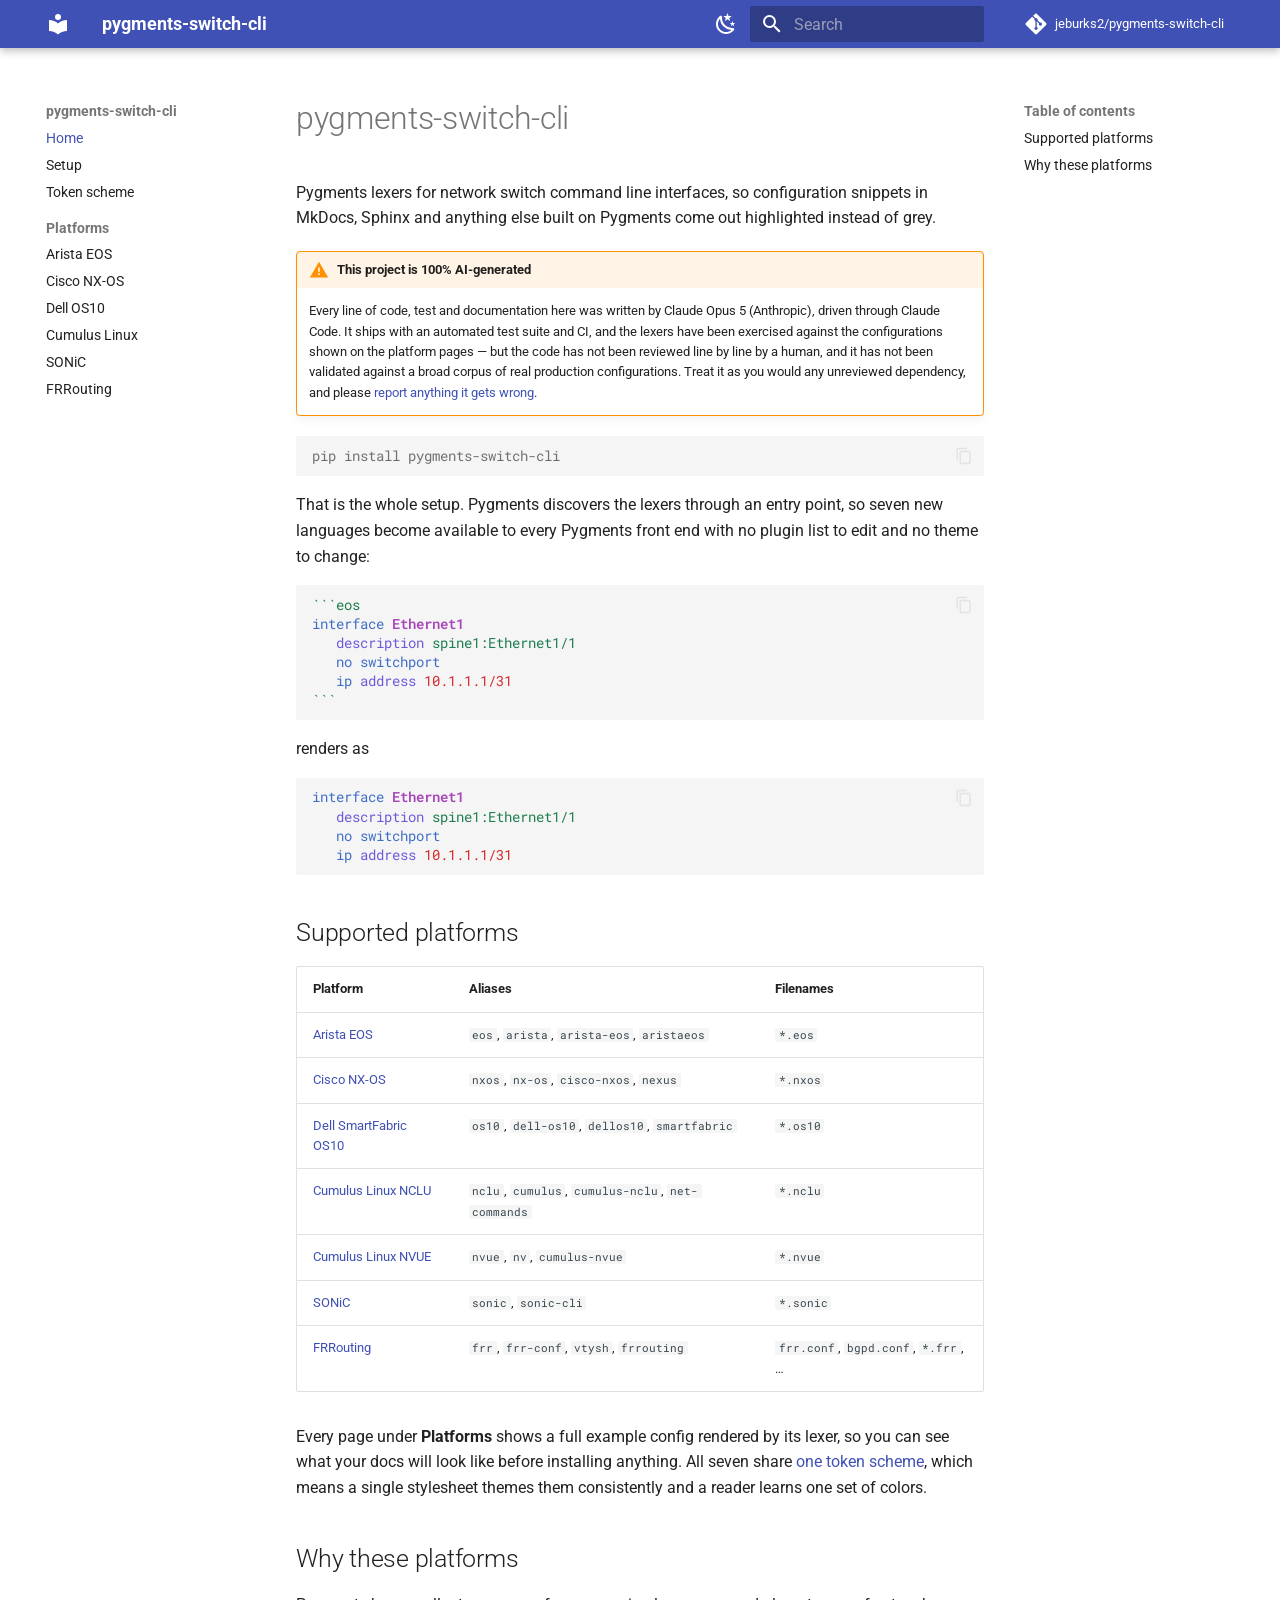
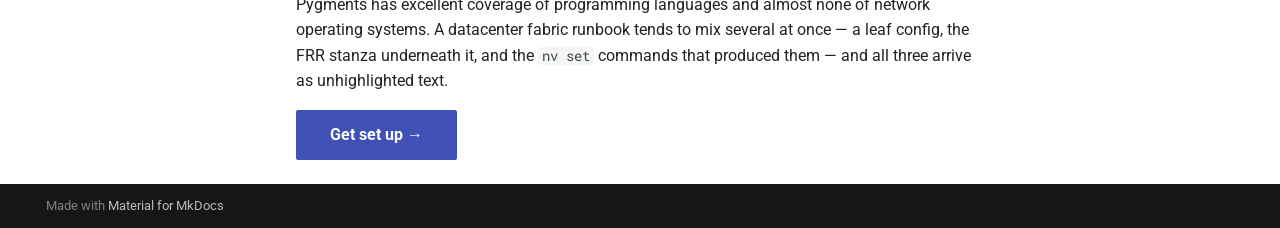
<file: index.html>
<!doctype html>
<html lang="en" class="no-js">
  <head>
    
      <meta charset="utf-8">
      <meta name="viewport" content="width=device-width,initial-scale=1">
      
        <meta name="description" content="Pygments lexers for switch CLIs — Arista EOS, Dell OS10, Cumulus Linux, Cisco NX-OS, SONiC and FRRouting">
      
      
      
        <link rel="canonical" href="https://jeburks2.github.io/pygments-switch-cli/">
      
      
      
        <link rel="next" href="setup/">
      
      
        
      
      
      <link rel="icon" href="assets/images/favicon.png">
      <meta name="generator" content="mkdocs-1.6.1, mkdocs-material-9.7.7">
    
    
      
        <title>pygments-switch-cli</title>
      
    
    
      <link rel="stylesheet" href="assets/stylesheets/main.ec1eaa64.min.css">
      
        
        <link rel="stylesheet" href="assets/stylesheets/palette.ab4e12ef.min.css">
      
      


    
    
      
    
    
      
        
        
        <link rel="preconnect" href="https://fonts.gstatic.com" crossorigin>
        <link rel="stylesheet" href="https://fonts.googleapis.com/css?family=Roboto:300,300i,400,400i,700,700i%7CRoboto+Mono:400,400i,700,700i&display=fallback">
        <style>:root{--md-text-font:"Roboto";--md-code-font:"Roboto Mono"}</style>
      
    
    
      <link rel="stylesheet" href="stylesheets/extra.css">
    
    <script>__md_scope=new URL(".",location),__md_hash=e=>[...e].reduce(((e,_)=>(e<<5)-e+_.charCodeAt(0)),0),__md_get=(e,_=localStorage,t=__md_scope)=>JSON.parse(_.getItem(t.pathname+"."+e)),__md_set=(e,_,t=localStorage,a=__md_scope)=>{try{t.setItem(a.pathname+"."+e,JSON.stringify(_))}catch(e){}}</script>
    
      

    
    
  </head>
  
  
    
    
      
    
    
    
    
    <body dir="ltr" data-md-color-scheme="default" data-md-color-primary="indigo" data-md-color-accent="indigo">
  
    
    <input class="md-toggle" data-md-toggle="drawer" type="checkbox" id="__drawer" autocomplete="off">
    <input class="md-toggle" data-md-toggle="search" type="checkbox" id="__search" autocomplete="off">
    <label class="md-overlay" for="__drawer"></label>
    <div data-md-component="skip">
      
        
        <a href="#pygments-switch-cli" class="md-skip">
          Skip to content
        </a>
      
    </div>
    <div data-md-component="announce">
      
    </div>
    
    
      

  

<header class="md-header md-header--shadow" data-md-component="header">
  <nav class="md-header__inner md-grid" aria-label="Header">
    <a href="." title="pygments-switch-cli" class="md-header__button md-logo" aria-label="pygments-switch-cli" data-md-component="logo">
      
  
  <svg xmlns="http://www.w3.org/2000/svg" viewBox="0 0 24 24"><path d="M12 8a3 3 0 0 0 3-3 3 3 0 0 0-3-3 3 3 0 0 0-3 3 3 3 0 0 0 3 3m0 3.54C9.64 9.35 6.5 8 3 8v11c3.5 0 6.64 1.35 9 3.54 2.36-2.19 5.5-3.54 9-3.54V8c-3.5 0-6.64 1.35-9 3.54"/></svg>

    </a>
    <label class="md-header__button md-icon" for="__drawer">
      
      <svg xmlns="http://www.w3.org/2000/svg" viewBox="0 0 24 24"><path d="M3 6h18v2H3zm0 5h18v2H3zm0 5h18v2H3z"/></svg>
    </label>
    <div class="md-header__title" data-md-component="header-title">
      <div class="md-header__ellipsis">
        <div class="md-header__topic">
          <span class="md-ellipsis">
            pygments-switch-cli
          </span>
        </div>
        <div class="md-header__topic" data-md-component="header-topic">
          <span class="md-ellipsis">
            
              Home
            
          </span>
        </div>
      </div>
    </div>
    
      
        <form class="md-header__option" data-md-component="palette">
  
    
    
    
    <input class="md-option" data-md-color-media="(prefers-color-scheme: light)" data-md-color-scheme="default" data-md-color-primary="indigo" data-md-color-accent="indigo"  aria-label="Switch to dark mode"  type="radio" name="__palette" id="__palette_0">
    
      <label class="md-header__button md-icon" title="Switch to dark mode" for="__palette_1" hidden>
        <svg xmlns="http://www.w3.org/2000/svg" viewBox="0 0 24 24"><path d="m17.75 4.09-2.53 1.94.91 3.06-2.63-1.81-2.63 1.81.91-3.06-2.53-1.94L12.44 4l1.06-3 1.06 3zm3.5 6.91-1.64 1.25.59 1.98-1.7-1.17-1.7 1.17.59-1.98L15.75 11l2.06-.05L18.5 9l.69 1.95zm-2.28 4.95c.83-.08 1.72 1.1 1.19 1.85-.32.45-.66.87-1.08 1.27C15.17 23 8.84 23 4.94 19.07c-3.91-3.9-3.91-10.24 0-14.14.4-.4.82-.76 1.27-1.08.75-.53 1.93.36 1.85 1.19-.27 2.86.69 5.83 2.89 8.02a9.96 9.96 0 0 0 8.02 2.89m-1.64 2.02a12.08 12.08 0 0 1-7.8-3.47c-2.17-2.19-3.33-5-3.49-7.82-2.81 3.14-2.7 7.96.31 10.98 3.02 3.01 7.84 3.12 10.98.31"/></svg>
      </label>
    
  
    
    
    
    <input class="md-option" data-md-color-media="(prefers-color-scheme: dark)" data-md-color-scheme="slate" data-md-color-primary="indigo" data-md-color-accent="indigo"  aria-label="Switch to light mode"  type="radio" name="__palette" id="__palette_1">
    
      <label class="md-header__button md-icon" title="Switch to light mode" for="__palette_0" hidden>
        <svg xmlns="http://www.w3.org/2000/svg" viewBox="0 0 24 24"><path d="M12 7a5 5 0 0 1 5 5 5 5 0 0 1-5 5 5 5 0 0 1-5-5 5 5 0 0 1 5-5m0 2a3 3 0 0 0-3 3 3 3 0 0 0 3 3 3 3 0 0 0 3-3 3 3 0 0 0-3-3m0-7 2.39 3.42C13.65 5.15 12.84 5 12 5s-1.65.15-2.39.42zM3.34 7l4.16-.35A7.2 7.2 0 0 0 5.94 8.5c-.44.74-.69 1.5-.83 2.29zm.02 10 1.76-3.77a7.131 7.131 0 0 0 2.38 4.14zM20.65 7l-1.77 3.79a7.02 7.02 0 0 0-2.38-4.15zm-.01 10-4.14.36c.59-.51 1.12-1.14 1.54-1.86.42-.73.69-1.5.83-2.29zM12 22l-2.41-3.44c.74.27 1.55.44 2.41.44.82 0 1.63-.17 2.37-.44z"/></svg>
      </label>
    
  
</form>
      
    
    
      <script>var palette=__md_get("__palette");if(palette&&palette.color){if("(prefers-color-scheme)"===palette.color.media){var media=matchMedia("(prefers-color-scheme: light)"),input=document.querySelector(media.matches?"[data-md-color-media='(prefers-color-scheme: light)']":"[data-md-color-media='(prefers-color-scheme: dark)']");palette.color.media=input.getAttribute("data-md-color-media"),palette.color.scheme=input.getAttribute("data-md-color-scheme"),palette.color.primary=input.getAttribute("data-md-color-primary"),palette.color.accent=input.getAttribute("data-md-color-accent")}for(var[key,value]of Object.entries(palette.color))document.body.setAttribute("data-md-color-"+key,value)}</script>
    
    
    
      
      
        <label class="md-header__button md-icon" for="__search">
          
          <svg xmlns="http://www.w3.org/2000/svg" viewBox="0 0 24 24"><path d="M9.5 3A6.5 6.5 0 0 1 16 9.5c0 1.61-.59 3.09-1.56 4.23l.27.27h.79l5 5-1.5 1.5-5-5v-.79l-.27-.27A6.52 6.52 0 0 1 9.5 16 6.5 6.5 0 0 1 3 9.5 6.5 6.5 0 0 1 9.5 3m0 2C7 5 5 7 5 9.5S7 14 9.5 14 14 12 14 9.5 12 5 9.5 5"/></svg>
        </label>
        <div class="md-search" data-md-component="search" role="dialog">
  <label class="md-search__overlay" for="__search"></label>
  <div class="md-search__inner" role="search">
    <form class="md-search__form" name="search">
      <input type="text" class="md-search__input" name="query" aria-label="Search" placeholder="Search" autocapitalize="off" autocorrect="off" autocomplete="off" spellcheck="false" data-md-component="search-query" required>
      <label class="md-search__icon md-icon" for="__search">
        
        <svg xmlns="http://www.w3.org/2000/svg" viewBox="0 0 24 24"><path d="M9.5 3A6.5 6.5 0 0 1 16 9.5c0 1.61-.59 3.09-1.56 4.23l.27.27h.79l5 5-1.5 1.5-5-5v-.79l-.27-.27A6.52 6.52 0 0 1 9.5 16 6.5 6.5 0 0 1 3 9.5 6.5 6.5 0 0 1 9.5 3m0 2C7 5 5 7 5 9.5S7 14 9.5 14 14 12 14 9.5 12 5 9.5 5"/></svg>
        
        <svg xmlns="http://www.w3.org/2000/svg" viewBox="0 0 24 24"><path d="M20 11v2H8l5.5 5.5-1.42 1.42L4.16 12l7.92-7.92L13.5 5.5 8 11z"/></svg>
      </label>
      <nav class="md-search__options" aria-label="Search">
        
        <button type="reset" class="md-search__icon md-icon" title="Clear" aria-label="Clear" tabindex="-1">
          
          <svg xmlns="http://www.w3.org/2000/svg" viewBox="0 0 24 24"><path d="M19 6.41 17.59 5 12 10.59 6.41 5 5 6.41 10.59 12 5 17.59 6.41 19 12 13.41 17.59 19 19 17.59 13.41 12z"/></svg>
        </button>
      </nav>
      
    </form>
    <div class="md-search__output">
      <div class="md-search__scrollwrap" tabindex="0" data-md-scrollfix>
        <div class="md-search-result" data-md-component="search-result">
          <div class="md-search-result__meta">
            Initializing search
          </div>
          <ol class="md-search-result__list" role="presentation"></ol>
        </div>
      </div>
    </div>
  </div>
</div>
      
    
    
      <div class="md-header__source">
        <a href="https://github.com/jeburks2/pygments-switch-cli" title="Go to repository" class="md-source" data-md-component="source">
  <div class="md-source__icon md-icon">
    
    <svg xmlns="http://www.w3.org/2000/svg" viewBox="0 0 448 512"><!--! Font Awesome Free 7.1.0 by @fontawesome - https://fontawesome.com License - https://fontawesome.com/license/free (Icons: CC BY 4.0, Fonts: SIL OFL 1.1, Code: MIT License) Copyright 2025 Fonticons, Inc.--><path d="M439.6 236.1 244 40.5c-5.4-5.5-12.8-8.5-20.4-8.5s-15 3-20.4 8.4L162.5 81l51.5 51.5c27.1-9.1 52.7 16.8 43.4 43.7l49.7 49.7c34.2-11.8 61.2 31 35.5 56.7-26.5 26.5-70.2-2.9-56-37.3L240.3 199v121.9c25.3 12.5 22.3 41.8 9.1 55-6.4 6.4-15.2 10.1-24.3 10.1s-17.8-3.6-24.3-10.1c-17.6-17.6-11.1-46.9 11.2-56v-123c-20.8-8.5-24.6-30.7-18.6-45L142.6 101 8.5 235.1C3 240.6 0 247.9 0 255.5s3 15 8.5 20.4l195.6 195.7c5.4 5.4 12.7 8.4 20.4 8.4s15-3 20.4-8.4l194.7-194.7c5.4-5.4 8.4-12.8 8.4-20.4s-3-15-8.4-20.4"/></svg>
  </div>
  <div class="md-source__repository">
    jeburks2/pygments-switch-cli
  </div>
</a>
      </div>
    
  </nav>
  
</header>
    
    <div class="md-container" data-md-component="container">
      
      
        
          
        
      
      <main class="md-main" data-md-component="main">
        <div class="md-main__inner md-grid">
          
            
              
              <div class="md-sidebar md-sidebar--primary" data-md-component="sidebar" data-md-type="navigation" >
                <div class="md-sidebar__scrollwrap">
                  <div class="md-sidebar__inner">
                    



<nav class="md-nav md-nav--primary" aria-label="Navigation" data-md-level="0">
  <label class="md-nav__title" for="__drawer">
    <a href="." title="pygments-switch-cli" class="md-nav__button md-logo" aria-label="pygments-switch-cli" data-md-component="logo">
      
  
  <svg xmlns="http://www.w3.org/2000/svg" viewBox="0 0 24 24"><path d="M12 8a3 3 0 0 0 3-3 3 3 0 0 0-3-3 3 3 0 0 0-3 3 3 3 0 0 0 3 3m0 3.54C9.64 9.35 6.5 8 3 8v11c3.5 0 6.64 1.35 9 3.54 2.36-2.19 5.5-3.54 9-3.54V8c-3.5 0-6.64 1.35-9 3.54"/></svg>

    </a>
    pygments-switch-cli
  </label>
  
    <div class="md-nav__source">
      <a href="https://github.com/jeburks2/pygments-switch-cli" title="Go to repository" class="md-source" data-md-component="source">
  <div class="md-source__icon md-icon">
    
    <svg xmlns="http://www.w3.org/2000/svg" viewBox="0 0 448 512"><!--! Font Awesome Free 7.1.0 by @fontawesome - https://fontawesome.com License - https://fontawesome.com/license/free (Icons: CC BY 4.0, Fonts: SIL OFL 1.1, Code: MIT License) Copyright 2025 Fonticons, Inc.--><path d="M439.6 236.1 244 40.5c-5.4-5.5-12.8-8.5-20.4-8.5s-15 3-20.4 8.4L162.5 81l51.5 51.5c27.1-9.1 52.7 16.8 43.4 43.7l49.7 49.7c34.2-11.8 61.2 31 35.5 56.7-26.5 26.5-70.2-2.9-56-37.3L240.3 199v121.9c25.3 12.5 22.3 41.8 9.1 55-6.4 6.4-15.2 10.1-24.3 10.1s-17.8-3.6-24.3-10.1c-17.6-17.6-11.1-46.9 11.2-56v-123c-20.8-8.5-24.6-30.7-18.6-45L142.6 101 8.5 235.1C3 240.6 0 247.9 0 255.5s3 15 8.5 20.4l195.6 195.7c5.4 5.4 12.7 8.4 20.4 8.4s15-3 20.4-8.4l194.7-194.7c5.4-5.4 8.4-12.8 8.4-20.4s-3-15-8.4-20.4"/></svg>
  </div>
  <div class="md-source__repository">
    jeburks2/pygments-switch-cli
  </div>
</a>
    </div>
  
  <ul class="md-nav__list" data-md-scrollfix>
    
      
      
  
  
    
  
  
  
    <li class="md-nav__item md-nav__item--active">
      
      <input class="md-nav__toggle md-toggle" type="checkbox" id="__toc">
      
      
        
      
      
        <label class="md-nav__link md-nav__link--active" for="__toc">
          
  
  
  <span class="md-ellipsis">
    
  
    Home
  

    
  </span>
  
  

          <span class="md-nav__icon md-icon"></span>
        </label>
      
      <a href="." class="md-nav__link md-nav__link--active">
        
  
  
  <span class="md-ellipsis">
    
  
    Home
  

    
  </span>
  
  

      </a>
      
        

<nav class="md-nav md-nav--secondary" aria-label="Table of contents">
  
  
  
    
  
  
    <label class="md-nav__title" for="__toc">
      <span class="md-nav__icon md-icon"></span>
      Table of contents
    </label>
    <ul class="md-nav__list" data-md-component="toc" data-md-scrollfix>
      
        <li class="md-nav__item">
  <a href="#supported-platforms" class="md-nav__link">
    <span class="md-ellipsis">
      
        Supported platforms
      
    </span>
  </a>
  
</li>
      
        <li class="md-nav__item">
  <a href="#why-these-platforms" class="md-nav__link">
    <span class="md-ellipsis">
      
        Why these platforms
      
    </span>
  </a>
  
</li>
      
    </ul>
  
</nav>
      
    </li>
  

    
      
      
  
  
  
  
    <li class="md-nav__item">
      <a href="setup/" class="md-nav__link">
        
  
  
  <span class="md-ellipsis">
    
  
    Setup
  

    
  </span>
  
  

      </a>
    </li>
  

    
      
      
  
  
  
  
    <li class="md-nav__item">
      <a href="tokens/" class="md-nav__link">
        
  
  
  <span class="md-ellipsis">
    
  
    Token scheme
  

    
  </span>
  
  

      </a>
    </li>
  

    
      
      
  
  
  
  
    
    
    
    
      
        
        
      
    
    
    <li class="md-nav__item md-nav__item--section md-nav__item--nested">
      
        
        
        <input class="md-nav__toggle md-toggle " type="checkbox" id="__nav_4" >
        
          
          <label class="md-nav__link" for="__nav_4" id="__nav_4_label" tabindex="">
            
  
  
  <span class="md-ellipsis">
    
  
    Platforms
  

    
  </span>
  
  

            <span class="md-nav__icon md-icon"></span>
          </label>
        
        <nav class="md-nav" data-md-level="1" aria-labelledby="__nav_4_label" aria-expanded="false">
          <label class="md-nav__title" for="__nav_4">
            <span class="md-nav__icon md-icon"></span>
            
  
    Platforms
  

          </label>
          <ul class="md-nav__list" data-md-scrollfix>
            
              
                
  
  
  
  
    <li class="md-nav__item">
      <a href="platforms/arista-eos/" class="md-nav__link">
        
  
  
  <span class="md-ellipsis">
    
  
    Arista EOS
  

    
  </span>
  
  

      </a>
    </li>
  

              
            
              
                
  
  
  
  
    <li class="md-nav__item">
      <a href="platforms/cisco-nxos/" class="md-nav__link">
        
  
  
  <span class="md-ellipsis">
    
  
    Cisco NX-OS
  

    
  </span>
  
  

      </a>
    </li>
  

              
            
              
                
  
  
  
  
    <li class="md-nav__item">
      <a href="platforms/dell-os10/" class="md-nav__link">
        
  
  
  <span class="md-ellipsis">
    
  
    Dell OS10
  

    
  </span>
  
  

      </a>
    </li>
  

              
            
              
                
  
  
  
  
    <li class="md-nav__item">
      <a href="platforms/cumulus/" class="md-nav__link">
        
  
  
  <span class="md-ellipsis">
    
  
    Cumulus Linux
  

    
  </span>
  
  

      </a>
    </li>
  

              
            
              
                
  
  
  
  
    <li class="md-nav__item">
      <a href="platforms/sonic/" class="md-nav__link">
        
  
  
  <span class="md-ellipsis">
    
  
    SONiC
  

    
  </span>
  
  

      </a>
    </li>
  

              
            
              
                
  
  
  
  
    <li class="md-nav__item">
      <a href="platforms/frr/" class="md-nav__link">
        
  
  
  <span class="md-ellipsis">
    
  
    FRRouting
  

    
  </span>
  
  

      </a>
    </li>
  

              
            
          </ul>
        </nav>
      
    </li>
  

    
  </ul>
</nav>
                  </div>
                </div>
              </div>
            
            
              
              <div class="md-sidebar md-sidebar--secondary" data-md-component="sidebar" data-md-type="toc" >
                <div class="md-sidebar__scrollwrap">
                  <div class="md-sidebar__inner">
                    

<nav class="md-nav md-nav--secondary" aria-label="Table of contents">
  
  
  
    
  
  
    <label class="md-nav__title" for="__toc">
      <span class="md-nav__icon md-icon"></span>
      Table of contents
    </label>
    <ul class="md-nav__list" data-md-component="toc" data-md-scrollfix>
      
        <li class="md-nav__item">
  <a href="#supported-platforms" class="md-nav__link">
    <span class="md-ellipsis">
      
        Supported platforms
      
    </span>
  </a>
  
</li>
      
        <li class="md-nav__item">
  <a href="#why-these-platforms" class="md-nav__link">
    <span class="md-ellipsis">
      
        Why these platforms
      
    </span>
  </a>
  
</li>
      
    </ul>
  
</nav>
                  </div>
                </div>
              </div>
            
          
          
            <div class="md-content" data-md-component="content">
              
              <article class="md-content__inner md-typeset">
                
                  


  
  


<h1 id="pygments-switch-cli">pygments-switch-cli<a class="headerlink" href="#pygments-switch-cli" title="Permanent link">&para;</a></h1>
<p>Pygments lexers for network switch command line interfaces, so configuration
snippets in MkDocs, Sphinx and anything else built on Pygments come out
highlighted instead of grey.</p>
<div class="admonition warning">
<p class="admonition-title">This project is 100% AI-generated</p>
<p>Every line of code, test and documentation here was written by Claude
Opus 5 (Anthropic), driven through Claude Code. It ships with an
automated test suite and CI, and the lexers have been exercised against
the configurations shown on the platform pages — but the code has not
been reviewed line by line by a human, and it has not been validated
against a broad corpus of real production configurations. Treat it as you
would any unreviewed dependency, and please
<a href="https://github.com/jeburks2/pygments-switch-cli/issues">report anything it gets wrong</a>.</p>
</div>
<div class="language-console highlight"><pre><span></span><code><span id="__span-0-1"><a id="__codelineno-0-1" name="__codelineno-0-1" href="#__codelineno-0-1"></a><span class="go">pip install pygments-switch-cli</span>
</span></code></pre></div>
<p>That is the whole setup. Pygments discovers the lexers through an entry point,
so seven new languages become available to every Pygments front end with no
plugin list to edit and no theme to change:</p>
<div class="language-markdown highlight"><pre><span></span><code><span id="__span-1-1"><a id="__codelineno-1-1" name="__codelineno-1-1" href="#__codelineno-1-1"></a><span class="sb">```eos</span>
</span><span id="__span-1-2"><a id="__codelineno-1-2" name="__codelineno-1-2" href="#__codelineno-1-2"></a><span class="kn">interface</span><span class="w"> </span><span class="nf">Ethernet1</span>
</span><span id="__span-1-3"><a id="__codelineno-1-3" name="__codelineno-1-3" href="#__codelineno-1-3"></a><span class="w">   </span><span class="nb">description</span><span class="w"> </span><span class="s">spine1:Ethernet1/1</span>
</span><span id="__span-1-4"><a id="__codelineno-1-4" name="__codelineno-1-4" href="#__codelineno-1-4"></a><span class="w">   </span><span class="kr">no</span><span class="w"> </span><span class="k">switchport</span>
</span><span id="__span-1-5"><a id="__codelineno-1-5" name="__codelineno-1-5" href="#__codelineno-1-5"></a><span class="w">   </span><span class="k">ip</span><span class="w"> </span><span class="nb">address</span><span class="w"> </span><span class="m">10.1.1.1/31</span>
</span><span id="__span-1-6"><a id="__codelineno-1-6" name="__codelineno-1-6" href="#__codelineno-1-6"></a><span class="sb">```</span>
</span></code></pre></div>
<p>renders as</p>
<div class="language-eos highlight"><pre><span></span><code><span id="__span-2-1"><a id="__codelineno-2-1" name="__codelineno-2-1" href="#__codelineno-2-1"></a><span class="kn">interface</span><span class="w"> </span><span class="nf">Ethernet1</span>
</span><span id="__span-2-2"><a id="__codelineno-2-2" name="__codelineno-2-2" href="#__codelineno-2-2"></a><span class="w">   </span><span class="nb">description</span><span class="w"> </span><span class="s">spine1:Ethernet1/1</span>
</span><span id="__span-2-3"><a id="__codelineno-2-3" name="__codelineno-2-3" href="#__codelineno-2-3"></a><span class="w">   </span><span class="kr">no</span><span class="w"> </span><span class="k">switchport</span>
</span><span id="__span-2-4"><a id="__codelineno-2-4" name="__codelineno-2-4" href="#__codelineno-2-4"></a><span class="w">   </span><span class="k">ip</span><span class="w"> </span><span class="nb">address</span><span class="w"> </span><span class="m">10.1.1.1/31</span>
</span></code></pre></div>
<h2 id="supported-platforms">Supported platforms<a class="headerlink" href="#supported-platforms" title="Permanent link">&para;</a></h2>
<table>
<thead>
<tr>
<th>Platform</th>
<th>Aliases</th>
<th>Filenames</th>
</tr>
</thead>
<tbody>
<tr>
<td><a href="platforms/arista-eos/">Arista EOS</a></td>
<td><code>eos</code>, <code>arista</code>, <code>arista-eos</code>, <code>aristaeos</code></td>
<td><code>*.eos</code></td>
</tr>
<tr>
<td><a href="platforms/cisco-nxos/">Cisco NX-OS</a></td>
<td><code>nxos</code>, <code>nx-os</code>, <code>cisco-nxos</code>, <code>nexus</code></td>
<td><code>*.nxos</code></td>
</tr>
<tr>
<td><a href="platforms/dell-os10/">Dell SmartFabric OS10</a></td>
<td><code>os10</code>, <code>dell-os10</code>, <code>dellos10</code>, <code>smartfabric</code></td>
<td><code>*.os10</code></td>
</tr>
<tr>
<td><a href="platforms/cumulus/">Cumulus Linux NCLU</a></td>
<td><code>nclu</code>, <code>cumulus</code>, <code>cumulus-nclu</code>, <code>net-commands</code></td>
<td><code>*.nclu</code></td>
</tr>
<tr>
<td><a href="platforms/cumulus/">Cumulus Linux NVUE</a></td>
<td><code>nvue</code>, <code>nv</code>, <code>cumulus-nvue</code></td>
<td><code>*.nvue</code></td>
</tr>
<tr>
<td><a href="platforms/sonic/">SONiC</a></td>
<td><code>sonic</code>, <code>sonic-cli</code></td>
<td><code>*.sonic</code></td>
</tr>
<tr>
<td><a href="platforms/frr/">FRRouting</a></td>
<td><code>frr</code>, <code>frr-conf</code>, <code>vtysh</code>, <code>frrouting</code></td>
<td><code>frr.conf</code>, <code>bgpd.conf</code>, <code>*.frr</code>, …</td>
</tr>
</tbody>
</table>
<p>Every page under <strong>Platforms</strong> shows a full example config rendered by its
lexer, so you can see what your docs will look like before installing
anything. All seven share <a href="tokens/">one token scheme</a>, which means a single
stylesheet themes them consistently and a reader learns one set of colors.</p>
<h2 id="why-these-platforms">Why these platforms<a class="headerlink" href="#why-these-platforms" title="Permanent link">&para;</a></h2>
<p>Pygments has excellent coverage of programming languages and almost none of
network operating systems. A datacenter fabric runbook tends to mix several at
once — a leaf config, the FRR stanza underneath it, and the <code>nv set</code> commands
that produced them — and all three arrive as unhighlighted text.</p>
<p><a class="md-button md-button--primary" href="setup/">Get set up →</a></p>












                
              </article>
            </div>
          
          
<script>var target=document.getElementById(location.hash.slice(1));target&&target.name&&(target.checked=target.name.startsWith("__tabbed_"))</script>
        </div>
        
          <button type="button" class="md-top md-icon" data-md-component="top" hidden>
  
  <svg xmlns="http://www.w3.org/2000/svg" viewBox="0 0 24 24"><path d="M13 20h-2V8l-5.5 5.5-1.42-1.42L12 4.16l7.92 7.92-1.42 1.42L13 8z"/></svg>
  Back to top
</button>
        
      </main>
      
        <footer class="md-footer">
  
  <div class="md-footer-meta md-typeset">
    <div class="md-footer-meta__inner md-grid">
      <div class="md-copyright">
  
  
    Made with
    <a href="https://squidfunk.github.io/mkdocs-material/" target="_blank" rel="noopener">
      Material for MkDocs
    </a>
  
</div>
      
    </div>
  </div>
</footer>
      
    </div>
    <div class="md-dialog" data-md-component="dialog">
      <div class="md-dialog__inner md-typeset"></div>
    </div>
    
    
    
      
      
      <script id="__config" type="application/json">{"annotate": null, "base": ".", "features": ["content.code.copy", "navigation.sections", "navigation.top", "toc.follow"], "search": "assets/javascripts/workers/search.2c215733.min.js", "tags": null, "translations": {"clipboard.copied": "Copied to clipboard", "clipboard.copy": "Copy to clipboard", "search.result.more.one": "1 more on this page", "search.result.more.other": "# more on this page", "search.result.none": "No matching documents", "search.result.one": "1 matching document", "search.result.other": "# matching documents", "search.result.placeholder": "Type to start searching", "search.result.term.missing": "Missing", "select.version": "Select version"}, "version": null}</script>
    
    
      <script src="assets/javascripts/bundle.d7400e89.min.js"></script>
      
    
  </body>
</html>
</file>
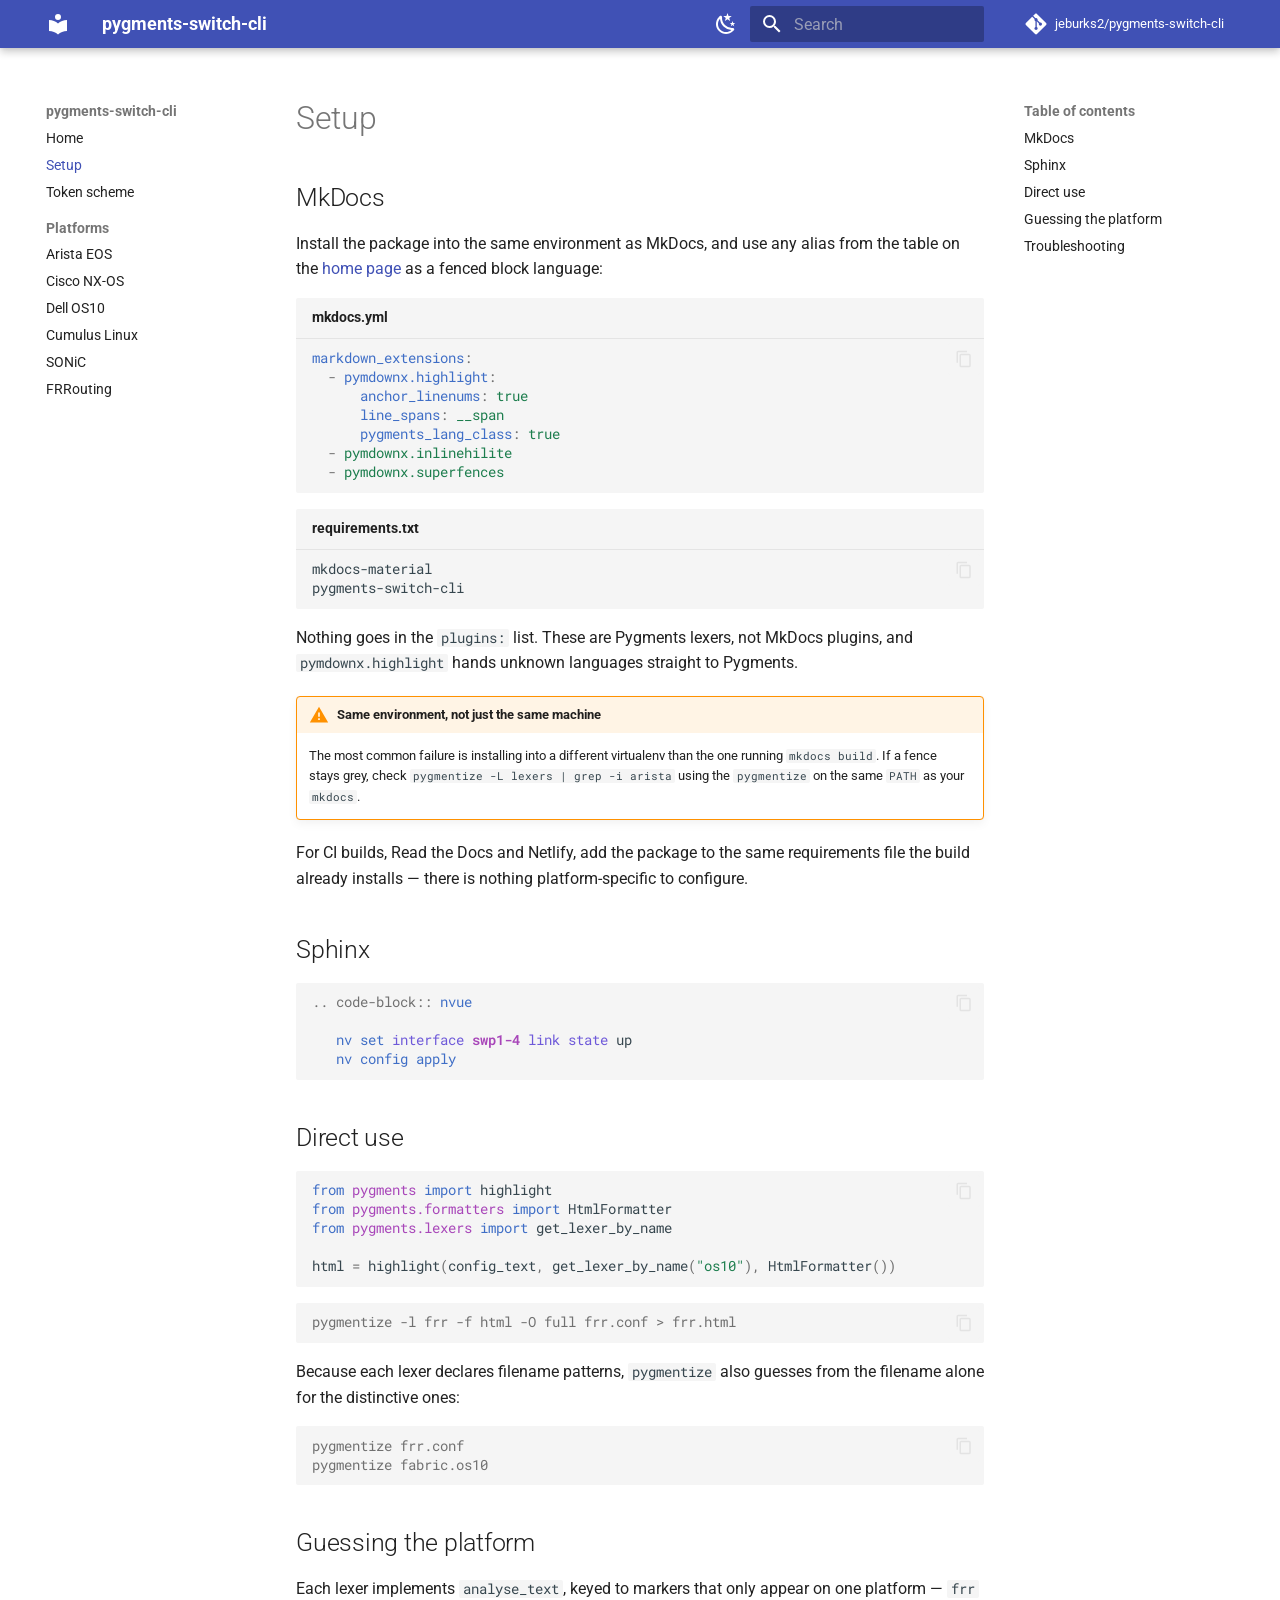
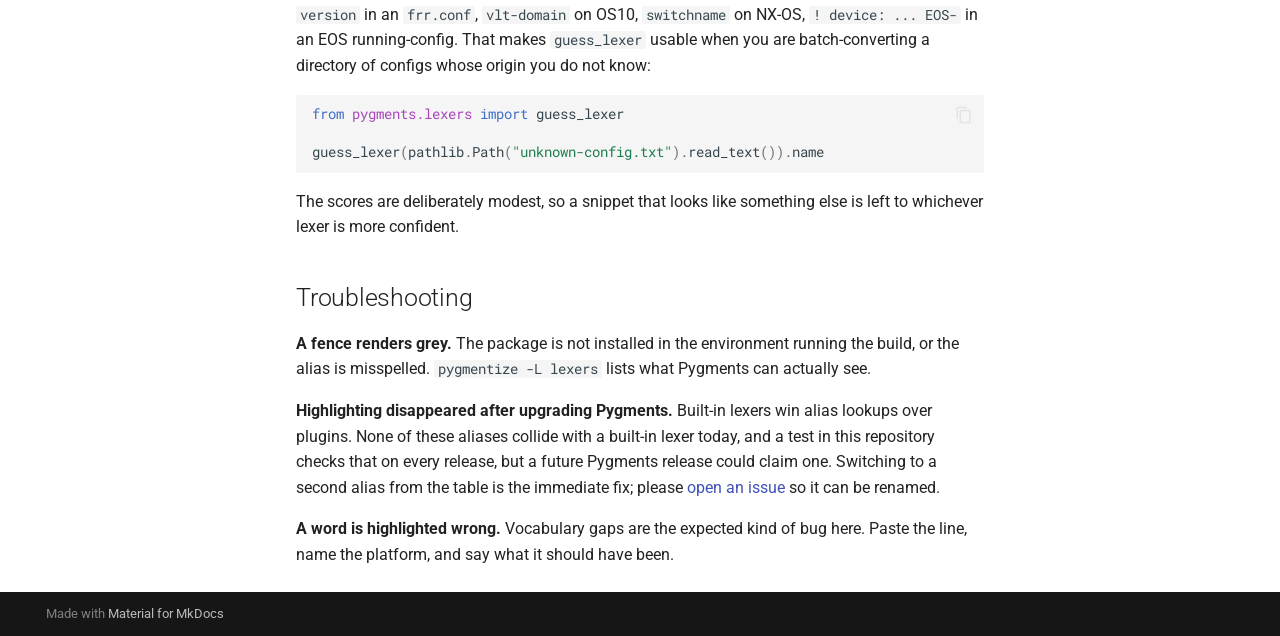
<file: setup/index.html>
<!doctype html>
<html lang="en" class="no-js">
  <head>
    
      <meta charset="utf-8">
      <meta name="viewport" content="width=device-width,initial-scale=1">
      
        <meta name="description" content="Pygments lexers for switch CLIs — Arista EOS, Dell OS10, Cumulus Linux, Cisco NX-OS, SONiC and FRRouting">
      
      
      
        <link rel="canonical" href="https://jeburks2.github.io/pygments-switch-cli/setup/">
      
      
        <link rel="prev" href="..">
      
      
        <link rel="next" href="../tokens/">
      
      
        
      
      
      <link rel="icon" href="../assets/images/favicon.png">
      <meta name="generator" content="mkdocs-1.6.1, mkdocs-material-9.7.7">
    
    
      
        <title>Setup - pygments-switch-cli</title>
      
    
    
      <link rel="stylesheet" href="../assets/stylesheets/main.ec1eaa64.min.css">
      
        
        <link rel="stylesheet" href="../assets/stylesheets/palette.ab4e12ef.min.css">
      
      


    
    
      
    
    
      
        
        
        <link rel="preconnect" href="https://fonts.gstatic.com" crossorigin>
        <link rel="stylesheet" href="https://fonts.googleapis.com/css?family=Roboto:300,300i,400,400i,700,700i%7CRoboto+Mono:400,400i,700,700i&display=fallback">
        <style>:root{--md-text-font:"Roboto";--md-code-font:"Roboto Mono"}</style>
      
    
    
      <link rel="stylesheet" href="../stylesheets/extra.css">
    
    <script>__md_scope=new URL("..",location),__md_hash=e=>[...e].reduce(((e,_)=>(e<<5)-e+_.charCodeAt(0)),0),__md_get=(e,_=localStorage,t=__md_scope)=>JSON.parse(_.getItem(t.pathname+"."+e)),__md_set=(e,_,t=localStorage,a=__md_scope)=>{try{t.setItem(a.pathname+"."+e,JSON.stringify(_))}catch(e){}}</script>
    
      

    
    
  </head>
  
  
    
    
      
    
    
    
    
    <body dir="ltr" data-md-color-scheme="default" data-md-color-primary="indigo" data-md-color-accent="indigo">
  
    
    <input class="md-toggle" data-md-toggle="drawer" type="checkbox" id="__drawer" autocomplete="off">
    <input class="md-toggle" data-md-toggle="search" type="checkbox" id="__search" autocomplete="off">
    <label class="md-overlay" for="__drawer"></label>
    <div data-md-component="skip">
      
        
        <a href="#setup" class="md-skip">
          Skip to content
        </a>
      
    </div>
    <div data-md-component="announce">
      
    </div>
    
    
      

  

<header class="md-header md-header--shadow" data-md-component="header">
  <nav class="md-header__inner md-grid" aria-label="Header">
    <a href=".." title="pygments-switch-cli" class="md-header__button md-logo" aria-label="pygments-switch-cli" data-md-component="logo">
      
  
  <svg xmlns="http://www.w3.org/2000/svg" viewBox="0 0 24 24"><path d="M12 8a3 3 0 0 0 3-3 3 3 0 0 0-3-3 3 3 0 0 0-3 3 3 3 0 0 0 3 3m0 3.54C9.64 9.35 6.5 8 3 8v11c3.5 0 6.64 1.35 9 3.54 2.36-2.19 5.5-3.54 9-3.54V8c-3.5 0-6.64 1.35-9 3.54"/></svg>

    </a>
    <label class="md-header__button md-icon" for="__drawer">
      
      <svg xmlns="http://www.w3.org/2000/svg" viewBox="0 0 24 24"><path d="M3 6h18v2H3zm0 5h18v2H3zm0 5h18v2H3z"/></svg>
    </label>
    <div class="md-header__title" data-md-component="header-title">
      <div class="md-header__ellipsis">
        <div class="md-header__topic">
          <span class="md-ellipsis">
            pygments-switch-cli
          </span>
        </div>
        <div class="md-header__topic" data-md-component="header-topic">
          <span class="md-ellipsis">
            
              Setup
            
          </span>
        </div>
      </div>
    </div>
    
      
        <form class="md-header__option" data-md-component="palette">
  
    
    
    
    <input class="md-option" data-md-color-media="(prefers-color-scheme: light)" data-md-color-scheme="default" data-md-color-primary="indigo" data-md-color-accent="indigo"  aria-label="Switch to dark mode"  type="radio" name="__palette" id="__palette_0">
    
      <label class="md-header__button md-icon" title="Switch to dark mode" for="__palette_1" hidden>
        <svg xmlns="http://www.w3.org/2000/svg" viewBox="0 0 24 24"><path d="m17.75 4.09-2.53 1.94.91 3.06-2.63-1.81-2.63 1.81.91-3.06-2.53-1.94L12.44 4l1.06-3 1.06 3zm3.5 6.91-1.64 1.25.59 1.98-1.7-1.17-1.7 1.17.59-1.98L15.75 11l2.06-.05L18.5 9l.69 1.95zm-2.28 4.95c.83-.08 1.72 1.1 1.19 1.85-.32.45-.66.87-1.08 1.27C15.17 23 8.84 23 4.94 19.07c-3.91-3.9-3.91-10.24 0-14.14.4-.4.82-.76 1.27-1.08.75-.53 1.93.36 1.85 1.19-.27 2.86.69 5.83 2.89 8.02a9.96 9.96 0 0 0 8.02 2.89m-1.64 2.02a12.08 12.08 0 0 1-7.8-3.47c-2.17-2.19-3.33-5-3.49-7.82-2.81 3.14-2.7 7.96.31 10.98 3.02 3.01 7.84 3.12 10.98.31"/></svg>
      </label>
    
  
    
    
    
    <input class="md-option" data-md-color-media="(prefers-color-scheme: dark)" data-md-color-scheme="slate" data-md-color-primary="indigo" data-md-color-accent="indigo"  aria-label="Switch to light mode"  type="radio" name="__palette" id="__palette_1">
    
      <label class="md-header__button md-icon" title="Switch to light mode" for="__palette_0" hidden>
        <svg xmlns="http://www.w3.org/2000/svg" viewBox="0 0 24 24"><path d="M12 7a5 5 0 0 1 5 5 5 5 0 0 1-5 5 5 5 0 0 1-5-5 5 5 0 0 1 5-5m0 2a3 3 0 0 0-3 3 3 3 0 0 0 3 3 3 3 0 0 0 3-3 3 3 0 0 0-3-3m0-7 2.39 3.42C13.65 5.15 12.84 5 12 5s-1.65.15-2.39.42zM3.34 7l4.16-.35A7.2 7.2 0 0 0 5.94 8.5c-.44.74-.69 1.5-.83 2.29zm.02 10 1.76-3.77a7.131 7.131 0 0 0 2.38 4.14zM20.65 7l-1.77 3.79a7.02 7.02 0 0 0-2.38-4.15zm-.01 10-4.14.36c.59-.51 1.12-1.14 1.54-1.86.42-.73.69-1.5.83-2.29zM12 22l-2.41-3.44c.74.27 1.55.44 2.41.44.82 0 1.63-.17 2.37-.44z"/></svg>
      </label>
    
  
</form>
      
    
    
      <script>var palette=__md_get("__palette");if(palette&&palette.color){if("(prefers-color-scheme)"===palette.color.media){var media=matchMedia("(prefers-color-scheme: light)"),input=document.querySelector(media.matches?"[data-md-color-media='(prefers-color-scheme: light)']":"[data-md-color-media='(prefers-color-scheme: dark)']");palette.color.media=input.getAttribute("data-md-color-media"),palette.color.scheme=input.getAttribute("data-md-color-scheme"),palette.color.primary=input.getAttribute("data-md-color-primary"),palette.color.accent=input.getAttribute("data-md-color-accent")}for(var[key,value]of Object.entries(palette.color))document.body.setAttribute("data-md-color-"+key,value)}</script>
    
    
    
      
      
        <label class="md-header__button md-icon" for="__search">
          
          <svg xmlns="http://www.w3.org/2000/svg" viewBox="0 0 24 24"><path d="M9.5 3A6.5 6.5 0 0 1 16 9.5c0 1.61-.59 3.09-1.56 4.23l.27.27h.79l5 5-1.5 1.5-5-5v-.79l-.27-.27A6.52 6.52 0 0 1 9.5 16 6.5 6.5 0 0 1 3 9.5 6.5 6.5 0 0 1 9.5 3m0 2C7 5 5 7 5 9.5S7 14 9.5 14 14 12 14 9.5 12 5 9.5 5"/></svg>
        </label>
        <div class="md-search" data-md-component="search" role="dialog">
  <label class="md-search__overlay" for="__search"></label>
  <div class="md-search__inner" role="search">
    <form class="md-search__form" name="search">
      <input type="text" class="md-search__input" name="query" aria-label="Search" placeholder="Search" autocapitalize="off" autocorrect="off" autocomplete="off" spellcheck="false" data-md-component="search-query" required>
      <label class="md-search__icon md-icon" for="__search">
        
        <svg xmlns="http://www.w3.org/2000/svg" viewBox="0 0 24 24"><path d="M9.5 3A6.5 6.5 0 0 1 16 9.5c0 1.61-.59 3.09-1.56 4.23l.27.27h.79l5 5-1.5 1.5-5-5v-.79l-.27-.27A6.52 6.52 0 0 1 9.5 16 6.5 6.5 0 0 1 3 9.5 6.5 6.5 0 0 1 9.5 3m0 2C7 5 5 7 5 9.5S7 14 9.5 14 14 12 14 9.5 12 5 9.5 5"/></svg>
        
        <svg xmlns="http://www.w3.org/2000/svg" viewBox="0 0 24 24"><path d="M20 11v2H8l5.5 5.5-1.42 1.42L4.16 12l7.92-7.92L13.5 5.5 8 11z"/></svg>
      </label>
      <nav class="md-search__options" aria-label="Search">
        
        <button type="reset" class="md-search__icon md-icon" title="Clear" aria-label="Clear" tabindex="-1">
          
          <svg xmlns="http://www.w3.org/2000/svg" viewBox="0 0 24 24"><path d="M19 6.41 17.59 5 12 10.59 6.41 5 5 6.41 10.59 12 5 17.59 6.41 19 12 13.41 17.59 19 19 17.59 13.41 12z"/></svg>
        </button>
      </nav>
      
    </form>
    <div class="md-search__output">
      <div class="md-search__scrollwrap" tabindex="0" data-md-scrollfix>
        <div class="md-search-result" data-md-component="search-result">
          <div class="md-search-result__meta">
            Initializing search
          </div>
          <ol class="md-search-result__list" role="presentation"></ol>
        </div>
      </div>
    </div>
  </div>
</div>
      
    
    
      <div class="md-header__source">
        <a href="https://github.com/jeburks2/pygments-switch-cli" title="Go to repository" class="md-source" data-md-component="source">
  <div class="md-source__icon md-icon">
    
    <svg xmlns="http://www.w3.org/2000/svg" viewBox="0 0 448 512"><!--! Font Awesome Free 7.1.0 by @fontawesome - https://fontawesome.com License - https://fontawesome.com/license/free (Icons: CC BY 4.0, Fonts: SIL OFL 1.1, Code: MIT License) Copyright 2025 Fonticons, Inc.--><path d="M439.6 236.1 244 40.5c-5.4-5.5-12.8-8.5-20.4-8.5s-15 3-20.4 8.4L162.5 81l51.5 51.5c27.1-9.1 52.7 16.8 43.4 43.7l49.7 49.7c34.2-11.8 61.2 31 35.5 56.7-26.5 26.5-70.2-2.9-56-37.3L240.3 199v121.9c25.3 12.5 22.3 41.8 9.1 55-6.4 6.4-15.2 10.1-24.3 10.1s-17.8-3.6-24.3-10.1c-17.6-17.6-11.1-46.9 11.2-56v-123c-20.8-8.5-24.6-30.7-18.6-45L142.6 101 8.5 235.1C3 240.6 0 247.9 0 255.5s3 15 8.5 20.4l195.6 195.7c5.4 5.4 12.7 8.4 20.4 8.4s15-3 20.4-8.4l194.7-194.7c5.4-5.4 8.4-12.8 8.4-20.4s-3-15-8.4-20.4"/></svg>
  </div>
  <div class="md-source__repository">
    jeburks2/pygments-switch-cli
  </div>
</a>
      </div>
    
  </nav>
  
</header>
    
    <div class="md-container" data-md-component="container">
      
      
        
          
        
      
      <main class="md-main" data-md-component="main">
        <div class="md-main__inner md-grid">
          
            
              
              <div class="md-sidebar md-sidebar--primary" data-md-component="sidebar" data-md-type="navigation" >
                <div class="md-sidebar__scrollwrap">
                  <div class="md-sidebar__inner">
                    



<nav class="md-nav md-nav--primary" aria-label="Navigation" data-md-level="0">
  <label class="md-nav__title" for="__drawer">
    <a href=".." title="pygments-switch-cli" class="md-nav__button md-logo" aria-label="pygments-switch-cli" data-md-component="logo">
      
  
  <svg xmlns="http://www.w3.org/2000/svg" viewBox="0 0 24 24"><path d="M12 8a3 3 0 0 0 3-3 3 3 0 0 0-3-3 3 3 0 0 0-3 3 3 3 0 0 0 3 3m0 3.54C9.64 9.35 6.5 8 3 8v11c3.5 0 6.64 1.35 9 3.54 2.36-2.19 5.5-3.54 9-3.54V8c-3.5 0-6.64 1.35-9 3.54"/></svg>

    </a>
    pygments-switch-cli
  </label>
  
    <div class="md-nav__source">
      <a href="https://github.com/jeburks2/pygments-switch-cli" title="Go to repository" class="md-source" data-md-component="source">
  <div class="md-source__icon md-icon">
    
    <svg xmlns="http://www.w3.org/2000/svg" viewBox="0 0 448 512"><!--! Font Awesome Free 7.1.0 by @fontawesome - https://fontawesome.com License - https://fontawesome.com/license/free (Icons: CC BY 4.0, Fonts: SIL OFL 1.1, Code: MIT License) Copyright 2025 Fonticons, Inc.--><path d="M439.6 236.1 244 40.5c-5.4-5.5-12.8-8.5-20.4-8.5s-15 3-20.4 8.4L162.5 81l51.5 51.5c27.1-9.1 52.7 16.8 43.4 43.7l49.7 49.7c34.2-11.8 61.2 31 35.5 56.7-26.5 26.5-70.2-2.9-56-37.3L240.3 199v121.9c25.3 12.5 22.3 41.8 9.1 55-6.4 6.4-15.2 10.1-24.3 10.1s-17.8-3.6-24.3-10.1c-17.6-17.6-11.1-46.9 11.2-56v-123c-20.8-8.5-24.6-30.7-18.6-45L142.6 101 8.5 235.1C3 240.6 0 247.9 0 255.5s3 15 8.5 20.4l195.6 195.7c5.4 5.4 12.7 8.4 20.4 8.4s15-3 20.4-8.4l194.7-194.7c5.4-5.4 8.4-12.8 8.4-20.4s-3-15-8.4-20.4"/></svg>
  </div>
  <div class="md-source__repository">
    jeburks2/pygments-switch-cli
  </div>
</a>
    </div>
  
  <ul class="md-nav__list" data-md-scrollfix>
    
      
      
  
  
  
  
    <li class="md-nav__item">
      <a href=".." class="md-nav__link">
        
  
  
  <span class="md-ellipsis">
    
  
    Home
  

    
  </span>
  
  

      </a>
    </li>
  

    
      
      
  
  
    
  
  
  
    <li class="md-nav__item md-nav__item--active">
      
      <input class="md-nav__toggle md-toggle" type="checkbox" id="__toc">
      
      
        
      
      
        <label class="md-nav__link md-nav__link--active" for="__toc">
          
  
  
  <span class="md-ellipsis">
    
  
    Setup
  

    
  </span>
  
  

          <span class="md-nav__icon md-icon"></span>
        </label>
      
      <a href="./" class="md-nav__link md-nav__link--active">
        
  
  
  <span class="md-ellipsis">
    
  
    Setup
  

    
  </span>
  
  

      </a>
      
        

<nav class="md-nav md-nav--secondary" aria-label="Table of contents">
  
  
  
    
  
  
    <label class="md-nav__title" for="__toc">
      <span class="md-nav__icon md-icon"></span>
      Table of contents
    </label>
    <ul class="md-nav__list" data-md-component="toc" data-md-scrollfix>
      
        <li class="md-nav__item">
  <a href="#mkdocs" class="md-nav__link">
    <span class="md-ellipsis">
      
        MkDocs
      
    </span>
  </a>
  
</li>
      
        <li class="md-nav__item">
  <a href="#sphinx" class="md-nav__link">
    <span class="md-ellipsis">
      
        Sphinx
      
    </span>
  </a>
  
</li>
      
        <li class="md-nav__item">
  <a href="#direct-use" class="md-nav__link">
    <span class="md-ellipsis">
      
        Direct use
      
    </span>
  </a>
  
</li>
      
        <li class="md-nav__item">
  <a href="#guessing-the-platform" class="md-nav__link">
    <span class="md-ellipsis">
      
        Guessing the platform
      
    </span>
  </a>
  
</li>
      
        <li class="md-nav__item">
  <a href="#troubleshooting" class="md-nav__link">
    <span class="md-ellipsis">
      
        Troubleshooting
      
    </span>
  </a>
  
</li>
      
    </ul>
  
</nav>
      
    </li>
  

    
      
      
  
  
  
  
    <li class="md-nav__item">
      <a href="../tokens/" class="md-nav__link">
        
  
  
  <span class="md-ellipsis">
    
  
    Token scheme
  

    
  </span>
  
  

      </a>
    </li>
  

    
      
      
  
  
  
  
    
    
    
    
      
        
        
      
    
    
    <li class="md-nav__item md-nav__item--section md-nav__item--nested">
      
        
        
        <input class="md-nav__toggle md-toggle " type="checkbox" id="__nav_4" >
        
          
          <label class="md-nav__link" for="__nav_4" id="__nav_4_label" tabindex="">
            
  
  
  <span class="md-ellipsis">
    
  
    Platforms
  

    
  </span>
  
  

            <span class="md-nav__icon md-icon"></span>
          </label>
        
        <nav class="md-nav" data-md-level="1" aria-labelledby="__nav_4_label" aria-expanded="false">
          <label class="md-nav__title" for="__nav_4">
            <span class="md-nav__icon md-icon"></span>
            
  
    Platforms
  

          </label>
          <ul class="md-nav__list" data-md-scrollfix>
            
              
                
  
  
  
  
    <li class="md-nav__item">
      <a href="../platforms/arista-eos/" class="md-nav__link">
        
  
  
  <span class="md-ellipsis">
    
  
    Arista EOS
  

    
  </span>
  
  

      </a>
    </li>
  

              
            
              
                
  
  
  
  
    <li class="md-nav__item">
      <a href="../platforms/cisco-nxos/" class="md-nav__link">
        
  
  
  <span class="md-ellipsis">
    
  
    Cisco NX-OS
  

    
  </span>
  
  

      </a>
    </li>
  

              
            
              
                
  
  
  
  
    <li class="md-nav__item">
      <a href="../platforms/dell-os10/" class="md-nav__link">
        
  
  
  <span class="md-ellipsis">
    
  
    Dell OS10
  

    
  </span>
  
  

      </a>
    </li>
  

              
            
              
                
  
  
  
  
    <li class="md-nav__item">
      <a href="../platforms/cumulus/" class="md-nav__link">
        
  
  
  <span class="md-ellipsis">
    
  
    Cumulus Linux
  

    
  </span>
  
  

      </a>
    </li>
  

              
            
              
                
  
  
  
  
    <li class="md-nav__item">
      <a href="../platforms/sonic/" class="md-nav__link">
        
  
  
  <span class="md-ellipsis">
    
  
    SONiC
  

    
  </span>
  
  

      </a>
    </li>
  

              
            
              
                
  
  
  
  
    <li class="md-nav__item">
      <a href="../platforms/frr/" class="md-nav__link">
        
  
  
  <span class="md-ellipsis">
    
  
    FRRouting
  

    
  </span>
  
  

      </a>
    </li>
  

              
            
          </ul>
        </nav>
      
    </li>
  

    
  </ul>
</nav>
                  </div>
                </div>
              </div>
            
            
              
              <div class="md-sidebar md-sidebar--secondary" data-md-component="sidebar" data-md-type="toc" >
                <div class="md-sidebar__scrollwrap">
                  <div class="md-sidebar__inner">
                    

<nav class="md-nav md-nav--secondary" aria-label="Table of contents">
  
  
  
    
  
  
    <label class="md-nav__title" for="__toc">
      <span class="md-nav__icon md-icon"></span>
      Table of contents
    </label>
    <ul class="md-nav__list" data-md-component="toc" data-md-scrollfix>
      
        <li class="md-nav__item">
  <a href="#mkdocs" class="md-nav__link">
    <span class="md-ellipsis">
      
        MkDocs
      
    </span>
  </a>
  
</li>
      
        <li class="md-nav__item">
  <a href="#sphinx" class="md-nav__link">
    <span class="md-ellipsis">
      
        Sphinx
      
    </span>
  </a>
  
</li>
      
        <li class="md-nav__item">
  <a href="#direct-use" class="md-nav__link">
    <span class="md-ellipsis">
      
        Direct use
      
    </span>
  </a>
  
</li>
      
        <li class="md-nav__item">
  <a href="#guessing-the-platform" class="md-nav__link">
    <span class="md-ellipsis">
      
        Guessing the platform
      
    </span>
  </a>
  
</li>
      
        <li class="md-nav__item">
  <a href="#troubleshooting" class="md-nav__link">
    <span class="md-ellipsis">
      
        Troubleshooting
      
    </span>
  </a>
  
</li>
      
    </ul>
  
</nav>
                  </div>
                </div>
              </div>
            
          
          
            <div class="md-content" data-md-component="content">
              
              <article class="md-content__inner md-typeset">
                
                  


  
  


<h1 id="setup">Setup<a class="headerlink" href="#setup" title="Permanent link">&para;</a></h1>
<h2 id="mkdocs">MkDocs<a class="headerlink" href="#mkdocs" title="Permanent link">&para;</a></h2>
<p>Install the package into the same environment as MkDocs, and use any alias
from the table on the <a href="../">home page</a> as a fenced block language:</p>
<div class="language-yaml highlight"><span class="filename">mkdocs.yml</span><pre><span></span><code><span id="__span-0-1"><a id="__codelineno-0-1" name="__codelineno-0-1" href="#__codelineno-0-1"></a><span class="nt">markdown_extensions</span><span class="p">:</span>
</span><span id="__span-0-2"><a id="__codelineno-0-2" name="__codelineno-0-2" href="#__codelineno-0-2"></a><span class="w">  </span><span class="p p-Indicator">-</span><span class="w"> </span><span class="nt">pymdownx.highlight</span><span class="p">:</span>
</span><span id="__span-0-3"><a id="__codelineno-0-3" name="__codelineno-0-3" href="#__codelineno-0-3"></a><span class="w">      </span><span class="nt">anchor_linenums</span><span class="p">:</span><span class="w"> </span><span class="l l-Scalar l-Scalar-Plain">true</span>
</span><span id="__span-0-4"><a id="__codelineno-0-4" name="__codelineno-0-4" href="#__codelineno-0-4"></a><span class="w">      </span><span class="nt">line_spans</span><span class="p">:</span><span class="w"> </span><span class="l l-Scalar l-Scalar-Plain">__span</span>
</span><span id="__span-0-5"><a id="__codelineno-0-5" name="__codelineno-0-5" href="#__codelineno-0-5"></a><span class="w">      </span><span class="nt">pygments_lang_class</span><span class="p">:</span><span class="w"> </span><span class="l l-Scalar l-Scalar-Plain">true</span>
</span><span id="__span-0-6"><a id="__codelineno-0-6" name="__codelineno-0-6" href="#__codelineno-0-6"></a><span class="w">  </span><span class="p p-Indicator">-</span><span class="w"> </span><span class="l l-Scalar l-Scalar-Plain">pymdownx.inlinehilite</span>
</span><span id="__span-0-7"><a id="__codelineno-0-7" name="__codelineno-0-7" href="#__codelineno-0-7"></a><span class="w">  </span><span class="p p-Indicator">-</span><span class="w"> </span><span class="l l-Scalar l-Scalar-Plain">pymdownx.superfences</span>
</span></code></pre></div>
<div class="language-text highlight"><span class="filename">requirements.txt</span><pre><span></span><code><span id="__span-1-1"><a id="__codelineno-1-1" name="__codelineno-1-1" href="#__codelineno-1-1"></a>mkdocs-material
</span><span id="__span-1-2"><a id="__codelineno-1-2" name="__codelineno-1-2" href="#__codelineno-1-2"></a>pygments-switch-cli
</span></code></pre></div>
<p>Nothing goes in the <code>plugins:</code> list. These are Pygments lexers, not MkDocs
plugins, and <code>pymdownx.highlight</code> hands unknown languages straight to
Pygments.</p>
<div class="admonition warning">
<p class="admonition-title">Same environment, not just the same machine</p>
<p>The most common failure is installing into a different virtualenv than
the one running <code>mkdocs build</code>. If a fence stays grey, check
<code>pygmentize -L lexers | grep -i arista</code> using the <code>pygmentize</code> on the same
<code>PATH</code> as your <code>mkdocs</code>.</p>
</div>
<p>For CI builds, Read the Docs and Netlify, add the package to the same
requirements file the build already installs — there is nothing
platform-specific to configure.</p>
<h2 id="sphinx">Sphinx<a class="headerlink" href="#sphinx" title="Permanent link">&para;</a></h2>
<div class="language-rst highlight"><pre><span></span><code><span id="__span-2-1"><a id="__codelineno-2-1" name="__codelineno-2-1" href="#__codelineno-2-1"></a><span class="p">..</span> <span class="ow">code-block</span><span class="p">::</span> <span class="k">nvue</span>
</span><span id="__span-2-2"><a id="__codelineno-2-2" name="__codelineno-2-2" href="#__codelineno-2-2"></a>
</span><span id="__span-2-3"><a id="__codelineno-2-3" name="__codelineno-2-3" href="#__codelineno-2-3"></a>   <span class="kn">nv</span><span class="w"> </span><span class="k">set</span><span class="w"> </span><span class="nb">interface</span><span class="w"> </span><span class="nf">swp1-4</span><span class="w"> </span><span class="nb">link</span><span class="w"> </span><span class="nb">state</span><span class="w"> </span><span class="kc">up</span>
</span><span id="__span-2-4"><a id="__codelineno-2-4" name="__codelineno-2-4" href="#__codelineno-2-4"></a>   <span class="kn">nv</span><span class="w"> </span><span class="k">config</span><span class="w"> </span><span class="k">apply</span>
</span></code></pre></div>
<h2 id="direct-use">Direct use<a class="headerlink" href="#direct-use" title="Permanent link">&para;</a></h2>
<div class="language-python highlight"><pre><span></span><code><span id="__span-3-1"><a id="__codelineno-3-1" name="__codelineno-3-1" href="#__codelineno-3-1"></a><span class="kn">from</span><span class="w"> </span><span class="nn">pygments</span><span class="w"> </span><span class="kn">import</span> <span class="n">highlight</span>
</span><span id="__span-3-2"><a id="__codelineno-3-2" name="__codelineno-3-2" href="#__codelineno-3-2"></a><span class="kn">from</span><span class="w"> </span><span class="nn">pygments.formatters</span><span class="w"> </span><span class="kn">import</span> <span class="n">HtmlFormatter</span>
</span><span id="__span-3-3"><a id="__codelineno-3-3" name="__codelineno-3-3" href="#__codelineno-3-3"></a><span class="kn">from</span><span class="w"> </span><span class="nn">pygments.lexers</span><span class="w"> </span><span class="kn">import</span> <span class="n">get_lexer_by_name</span>
</span><span id="__span-3-4"><a id="__codelineno-3-4" name="__codelineno-3-4" href="#__codelineno-3-4"></a>
</span><span id="__span-3-5"><a id="__codelineno-3-5" name="__codelineno-3-5" href="#__codelineno-3-5"></a><span class="n">html</span> <span class="o">=</span> <span class="n">highlight</span><span class="p">(</span><span class="n">config_text</span><span class="p">,</span> <span class="n">get_lexer_by_name</span><span class="p">(</span><span class="s2">"os10"</span><span class="p">),</span> <span class="n">HtmlFormatter</span><span class="p">())</span>
</span></code></pre></div>
<div class="language-console highlight"><pre><span></span><code><span id="__span-4-1"><a id="__codelineno-4-1" name="__codelineno-4-1" href="#__codelineno-4-1"></a><span class="go">pygmentize -l frr -f html -O full frr.conf &gt; frr.html</span>
</span></code></pre></div>
<p>Because each lexer declares filename patterns, <code>pygmentize</code> also guesses from
the filename alone for the distinctive ones:</p>
<div class="language-console highlight"><pre><span></span><code><span id="__span-5-1"><a id="__codelineno-5-1" name="__codelineno-5-1" href="#__codelineno-5-1"></a><span class="go">pygmentize frr.conf</span>
</span><span id="__span-5-2"><a id="__codelineno-5-2" name="__codelineno-5-2" href="#__codelineno-5-2"></a><span class="go">pygmentize fabric.os10</span>
</span></code></pre></div>
<h2 id="guessing-the-platform">Guessing the platform<a class="headerlink" href="#guessing-the-platform" title="Permanent link">&para;</a></h2>
<p>Each lexer implements <code>analyse_text</code>, keyed to markers that only appear on
one platform — <code>frr version</code> in an <code>frr.conf</code>, <code>vlt-domain</code> on OS10,
<code>switchname</code> on NX-OS, <code>! device: ... EOS-</code> in an EOS running-config. That
makes <code>guess_lexer</code> usable when you are batch-converting a directory of
configs whose origin you do not know:</p>
<div class="language-python highlight"><pre><span></span><code><span id="__span-6-1"><a id="__codelineno-6-1" name="__codelineno-6-1" href="#__codelineno-6-1"></a><span class="kn">from</span><span class="w"> </span><span class="nn">pygments.lexers</span><span class="w"> </span><span class="kn">import</span> <span class="n">guess_lexer</span>
</span><span id="__span-6-2"><a id="__codelineno-6-2" name="__codelineno-6-2" href="#__codelineno-6-2"></a>
</span><span id="__span-6-3"><a id="__codelineno-6-3" name="__codelineno-6-3" href="#__codelineno-6-3"></a><span class="n">guess_lexer</span><span class="p">(</span><span class="n">pathlib</span><span class="o">.</span><span class="n">Path</span><span class="p">(</span><span class="s2">"unknown-config.txt"</span><span class="p">)</span><span class="o">.</span><span class="n">read_text</span><span class="p">())</span><span class="o">.</span><span class="n">name</span>
</span></code></pre></div>
<p>The scores are deliberately modest, so a snippet that looks like something
else is left to whichever lexer is more confident.</p>
<h2 id="troubleshooting">Troubleshooting<a class="headerlink" href="#troubleshooting" title="Permanent link">&para;</a></h2>
<p><strong>A fence renders grey.</strong> The package is not installed in the environment
running the build, or the alias is misspelled. <code>pygmentize -L lexers</code> lists
what Pygments can actually see.</p>
<p><strong>Highlighting disappeared after upgrading Pygments.</strong> Built-in lexers win
alias lookups over plugins. None of these aliases collide with a built-in
lexer today, and a test in this repository checks that on every release, but a
future Pygments release could claim one. Switching to a second alias from the
table is the immediate fix; please
<a href="https://github.com/jeburks2/pygments-switch-cli/issues">open an issue</a> so it
can be renamed.</p>
<p><strong>A word is highlighted wrong.</strong> Vocabulary gaps are the expected kind of bug
here. Paste the line, name the platform, and say what it should have been.</p>












                
              </article>
            </div>
          
          
<script>var target=document.getElementById(location.hash.slice(1));target&&target.name&&(target.checked=target.name.startsWith("__tabbed_"))</script>
        </div>
        
          <button type="button" class="md-top md-icon" data-md-component="top" hidden>
  
  <svg xmlns="http://www.w3.org/2000/svg" viewBox="0 0 24 24"><path d="M13 20h-2V8l-5.5 5.5-1.42-1.42L12 4.16l7.92 7.92-1.42 1.42L13 8z"/></svg>
  Back to top
</button>
        
      </main>
      
        <footer class="md-footer">
  
  <div class="md-footer-meta md-typeset">
    <div class="md-footer-meta__inner md-grid">
      <div class="md-copyright">
  
  
    Made with
    <a href="https://squidfunk.github.io/mkdocs-material/" target="_blank" rel="noopener">
      Material for MkDocs
    </a>
  
</div>
      
    </div>
  </div>
</footer>
      
    </div>
    <div class="md-dialog" data-md-component="dialog">
      <div class="md-dialog__inner md-typeset"></div>
    </div>
    
    
    
      
      
      <script id="__config" type="application/json">{"annotate": null, "base": "..", "features": ["content.code.copy", "navigation.sections", "navigation.top", "toc.follow"], "search": "../assets/javascripts/workers/search.2c215733.min.js", "tags": null, "translations": {"clipboard.copied": "Copied to clipboard", "clipboard.copy": "Copy to clipboard", "search.result.more.one": "1 more on this page", "search.result.more.other": "# more on this page", "search.result.none": "No matching documents", "search.result.one": "1 matching document", "search.result.other": "# matching documents", "search.result.placeholder": "Type to start searching", "search.result.term.missing": "Missing", "select.version": "Select version"}, "version": null}</script>
    
    
      <script src="../assets/javascripts/bundle.d7400e89.min.js"></script>
      
    
  </body>
</html>
</file>
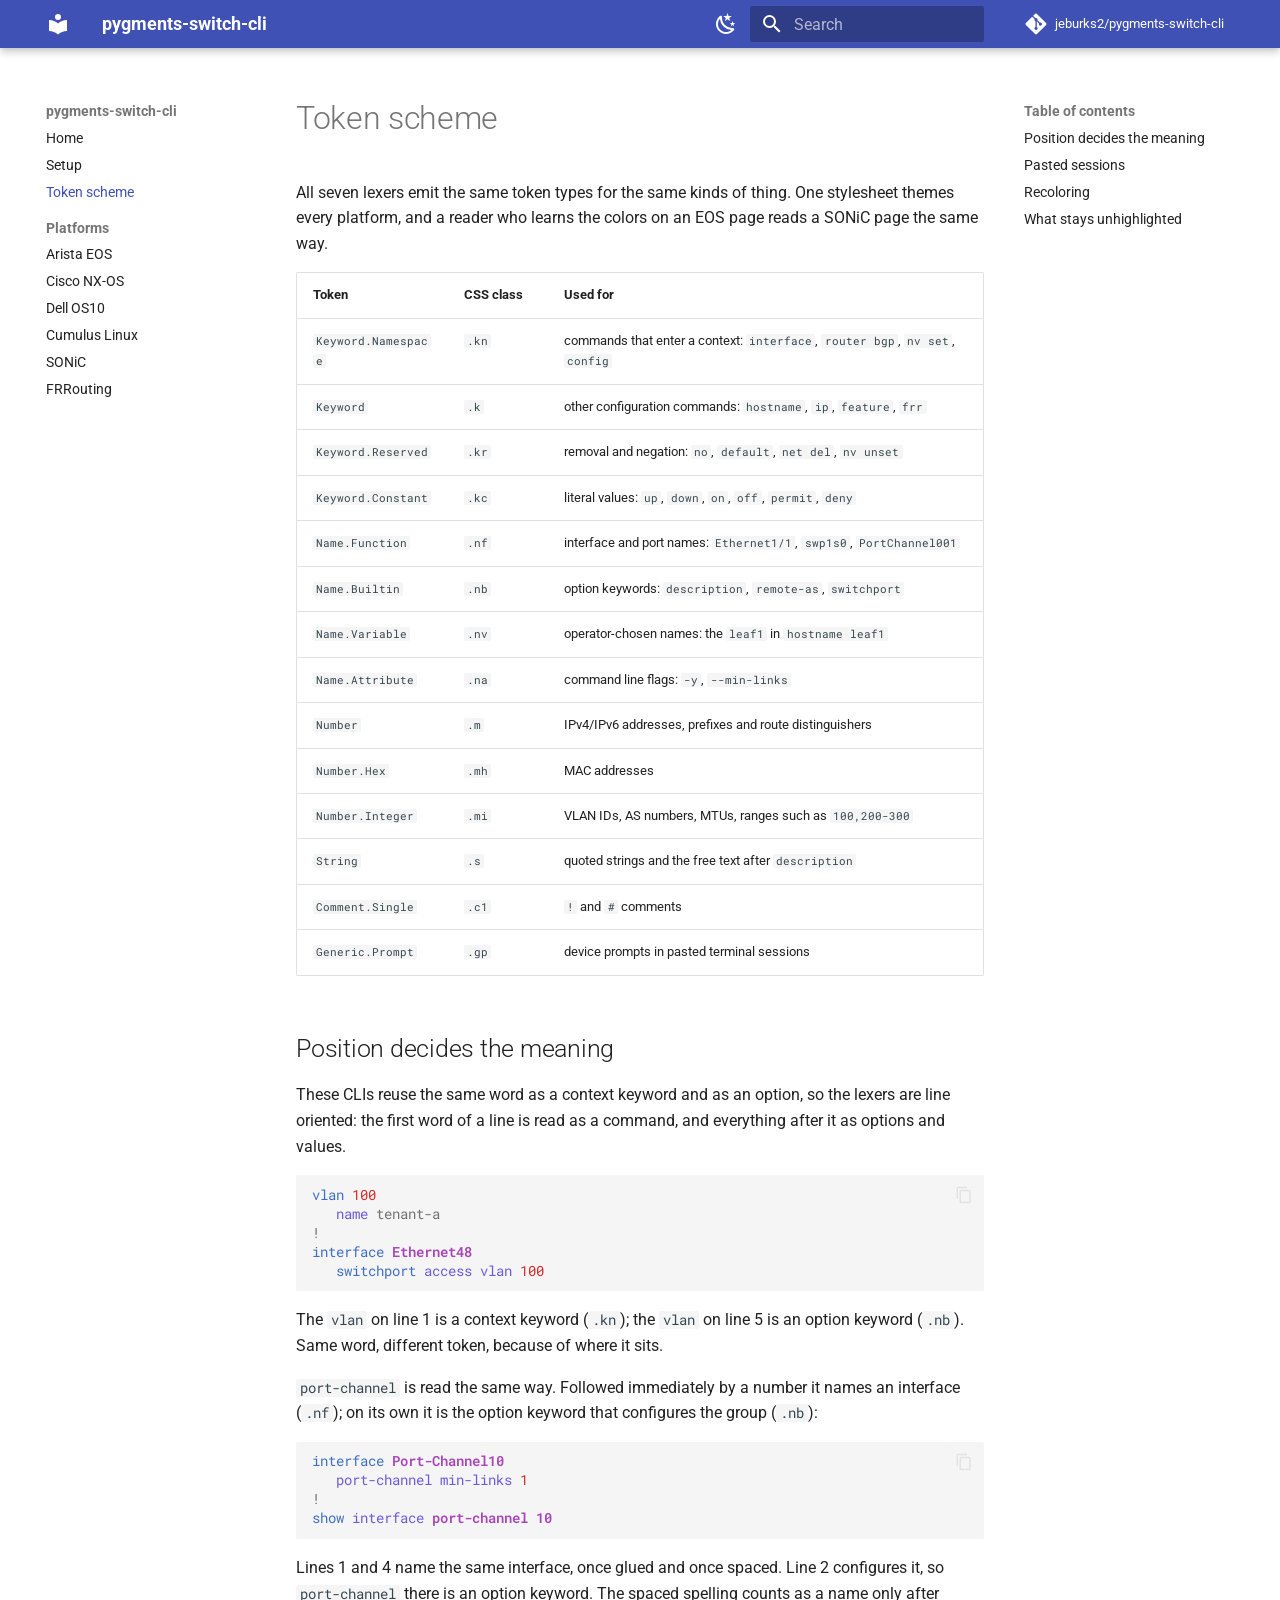
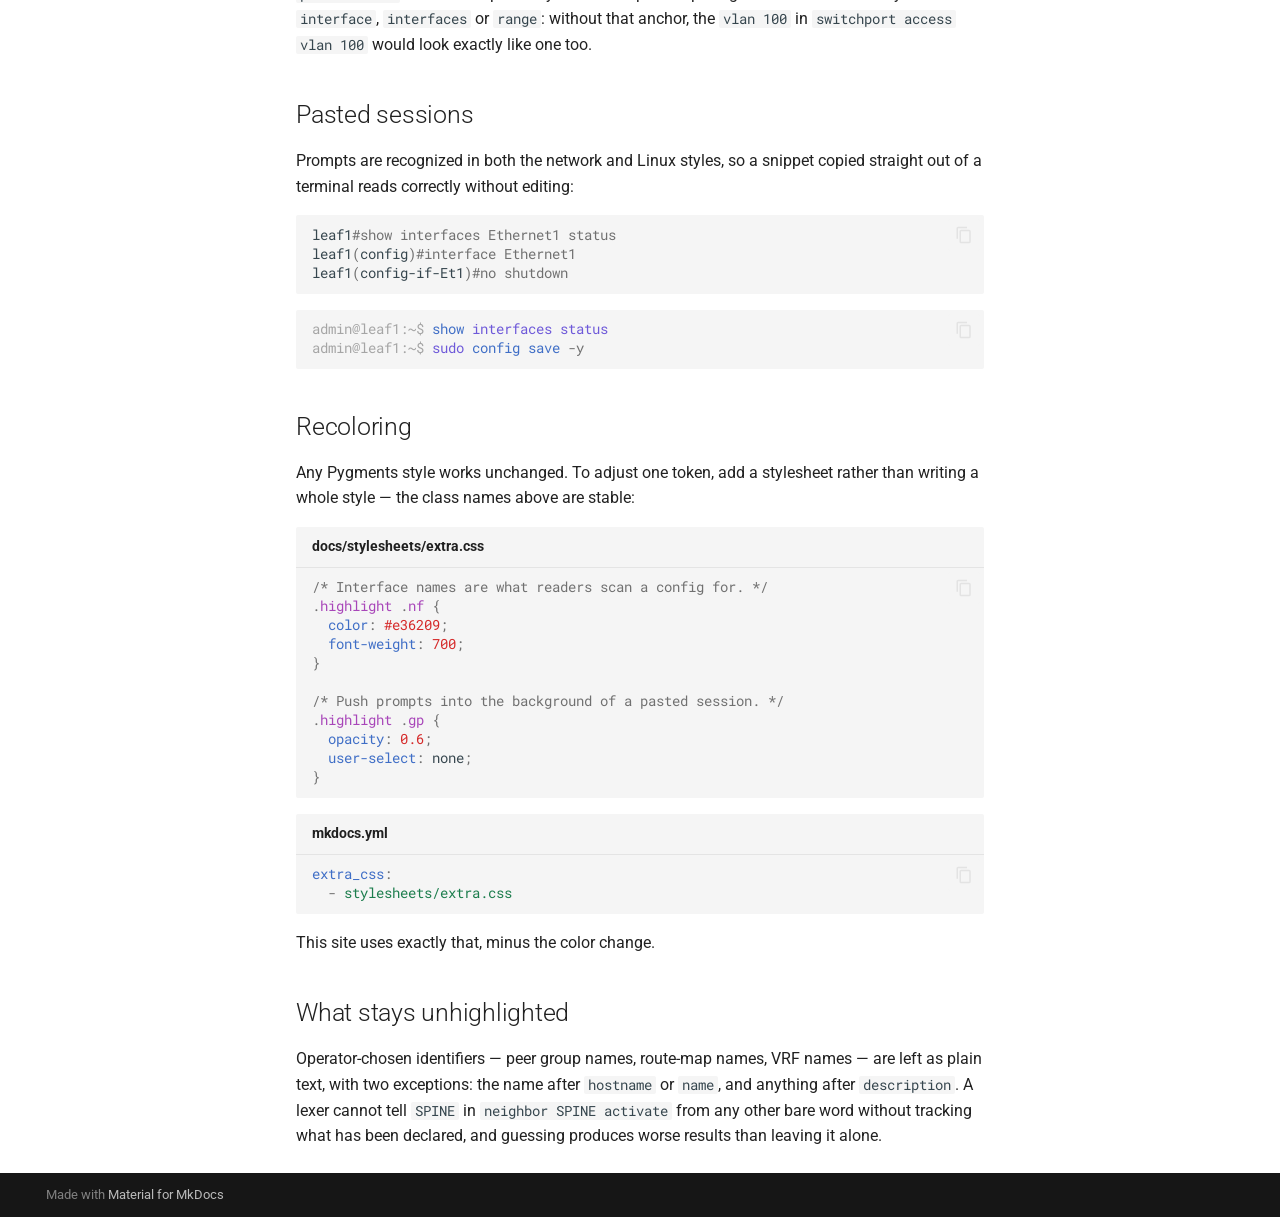
<file: tokens/index.html>
<!doctype html>
<html lang="en" class="no-js">
  <head>
    
      <meta charset="utf-8">
      <meta name="viewport" content="width=device-width,initial-scale=1">
      
        <meta name="description" content="Pygments lexers for switch CLIs — Arista EOS, Dell OS10, Cumulus Linux, Cisco NX-OS, SONiC and FRRouting">
      
      
      
        <link rel="canonical" href="https://jeburks2.github.io/pygments-switch-cli/tokens/">
      
      
        <link rel="prev" href="../setup/">
      
      
        <link rel="next" href="../platforms/arista-eos/">
      
      
        
      
      
      <link rel="icon" href="../assets/images/favicon.png">
      <meta name="generator" content="mkdocs-1.6.1, mkdocs-material-9.7.7">
    
    
      
        <title>Token scheme - pygments-switch-cli</title>
      
    
    
      <link rel="stylesheet" href="../assets/stylesheets/main.ec1eaa64.min.css">
      
        
        <link rel="stylesheet" href="../assets/stylesheets/palette.ab4e12ef.min.css">
      
      


    
    
      
    
    
      
        
        
        <link rel="preconnect" href="https://fonts.gstatic.com" crossorigin>
        <link rel="stylesheet" href="https://fonts.googleapis.com/css?family=Roboto:300,300i,400,400i,700,700i%7CRoboto+Mono:400,400i,700,700i&display=fallback">
        <style>:root{--md-text-font:"Roboto";--md-code-font:"Roboto Mono"}</style>
      
    
    
      <link rel="stylesheet" href="../stylesheets/extra.css">
    
    <script>__md_scope=new URL("..",location),__md_hash=e=>[...e].reduce(((e,_)=>(e<<5)-e+_.charCodeAt(0)),0),__md_get=(e,_=localStorage,t=__md_scope)=>JSON.parse(_.getItem(t.pathname+"."+e)),__md_set=(e,_,t=localStorage,a=__md_scope)=>{try{t.setItem(a.pathname+"."+e,JSON.stringify(_))}catch(e){}}</script>
    
      

    
    
  </head>
  
  
    
    
      
    
    
    
    
    <body dir="ltr" data-md-color-scheme="default" data-md-color-primary="indigo" data-md-color-accent="indigo">
  
    
    <input class="md-toggle" data-md-toggle="drawer" type="checkbox" id="__drawer" autocomplete="off">
    <input class="md-toggle" data-md-toggle="search" type="checkbox" id="__search" autocomplete="off">
    <label class="md-overlay" for="__drawer"></label>
    <div data-md-component="skip">
      
        
        <a href="#token-scheme" class="md-skip">
          Skip to content
        </a>
      
    </div>
    <div data-md-component="announce">
      
    </div>
    
    
      

  

<header class="md-header md-header--shadow" data-md-component="header">
  <nav class="md-header__inner md-grid" aria-label="Header">
    <a href=".." title="pygments-switch-cli" class="md-header__button md-logo" aria-label="pygments-switch-cli" data-md-component="logo">
      
  
  <svg xmlns="http://www.w3.org/2000/svg" viewBox="0 0 24 24"><path d="M12 8a3 3 0 0 0 3-3 3 3 0 0 0-3-3 3 3 0 0 0-3 3 3 3 0 0 0 3 3m0 3.54C9.64 9.35 6.5 8 3 8v11c3.5 0 6.64 1.35 9 3.54 2.36-2.19 5.5-3.54 9-3.54V8c-3.5 0-6.64 1.35-9 3.54"/></svg>

    </a>
    <label class="md-header__button md-icon" for="__drawer">
      
      <svg xmlns="http://www.w3.org/2000/svg" viewBox="0 0 24 24"><path d="M3 6h18v2H3zm0 5h18v2H3zm0 5h18v2H3z"/></svg>
    </label>
    <div class="md-header__title" data-md-component="header-title">
      <div class="md-header__ellipsis">
        <div class="md-header__topic">
          <span class="md-ellipsis">
            pygments-switch-cli
          </span>
        </div>
        <div class="md-header__topic" data-md-component="header-topic">
          <span class="md-ellipsis">
            
              Token scheme
            
          </span>
        </div>
      </div>
    </div>
    
      
        <form class="md-header__option" data-md-component="palette">
  
    
    
    
    <input class="md-option" data-md-color-media="(prefers-color-scheme: light)" data-md-color-scheme="default" data-md-color-primary="indigo" data-md-color-accent="indigo"  aria-label="Switch to dark mode"  type="radio" name="__palette" id="__palette_0">
    
      <label class="md-header__button md-icon" title="Switch to dark mode" for="__palette_1" hidden>
        <svg xmlns="http://www.w3.org/2000/svg" viewBox="0 0 24 24"><path d="m17.75 4.09-2.53 1.94.91 3.06-2.63-1.81-2.63 1.81.91-3.06-2.53-1.94L12.44 4l1.06-3 1.06 3zm3.5 6.91-1.64 1.25.59 1.98-1.7-1.17-1.7 1.17.59-1.98L15.75 11l2.06-.05L18.5 9l.69 1.95zm-2.28 4.95c.83-.08 1.72 1.1 1.19 1.85-.32.45-.66.87-1.08 1.27C15.17 23 8.84 23 4.94 19.07c-3.91-3.9-3.91-10.24 0-14.14.4-.4.82-.76 1.27-1.08.75-.53 1.93.36 1.85 1.19-.27 2.86.69 5.83 2.89 8.02a9.96 9.96 0 0 0 8.02 2.89m-1.64 2.02a12.08 12.08 0 0 1-7.8-3.47c-2.17-2.19-3.33-5-3.49-7.82-2.81 3.14-2.7 7.96.31 10.98 3.02 3.01 7.84 3.12 10.98.31"/></svg>
      </label>
    
  
    
    
    
    <input class="md-option" data-md-color-media="(prefers-color-scheme: dark)" data-md-color-scheme="slate" data-md-color-primary="indigo" data-md-color-accent="indigo"  aria-label="Switch to light mode"  type="radio" name="__palette" id="__palette_1">
    
      <label class="md-header__button md-icon" title="Switch to light mode" for="__palette_0" hidden>
        <svg xmlns="http://www.w3.org/2000/svg" viewBox="0 0 24 24"><path d="M12 7a5 5 0 0 1 5 5 5 5 0 0 1-5 5 5 5 0 0 1-5-5 5 5 0 0 1 5-5m0 2a3 3 0 0 0-3 3 3 3 0 0 0 3 3 3 3 0 0 0 3-3 3 3 0 0 0-3-3m0-7 2.39 3.42C13.65 5.15 12.84 5 12 5s-1.65.15-2.39.42zM3.34 7l4.16-.35A7.2 7.2 0 0 0 5.94 8.5c-.44.74-.69 1.5-.83 2.29zm.02 10 1.76-3.77a7.131 7.131 0 0 0 2.38 4.14zM20.65 7l-1.77 3.79a7.02 7.02 0 0 0-2.38-4.15zm-.01 10-4.14.36c.59-.51 1.12-1.14 1.54-1.86.42-.73.69-1.5.83-2.29zM12 22l-2.41-3.44c.74.27 1.55.44 2.41.44.82 0 1.63-.17 2.37-.44z"/></svg>
      </label>
    
  
</form>
      
    
    
      <script>var palette=__md_get("__palette");if(palette&&palette.color){if("(prefers-color-scheme)"===palette.color.media){var media=matchMedia("(prefers-color-scheme: light)"),input=document.querySelector(media.matches?"[data-md-color-media='(prefers-color-scheme: light)']":"[data-md-color-media='(prefers-color-scheme: dark)']");palette.color.media=input.getAttribute("data-md-color-media"),palette.color.scheme=input.getAttribute("data-md-color-scheme"),palette.color.primary=input.getAttribute("data-md-color-primary"),palette.color.accent=input.getAttribute("data-md-color-accent")}for(var[key,value]of Object.entries(palette.color))document.body.setAttribute("data-md-color-"+key,value)}</script>
    
    
    
      
      
        <label class="md-header__button md-icon" for="__search">
          
          <svg xmlns="http://www.w3.org/2000/svg" viewBox="0 0 24 24"><path d="M9.5 3A6.5 6.5 0 0 1 16 9.5c0 1.61-.59 3.09-1.56 4.23l.27.27h.79l5 5-1.5 1.5-5-5v-.79l-.27-.27A6.52 6.52 0 0 1 9.5 16 6.5 6.5 0 0 1 3 9.5 6.5 6.5 0 0 1 9.5 3m0 2C7 5 5 7 5 9.5S7 14 9.5 14 14 12 14 9.5 12 5 9.5 5"/></svg>
        </label>
        <div class="md-search" data-md-component="search" role="dialog">
  <label class="md-search__overlay" for="__search"></label>
  <div class="md-search__inner" role="search">
    <form class="md-search__form" name="search">
      <input type="text" class="md-search__input" name="query" aria-label="Search" placeholder="Search" autocapitalize="off" autocorrect="off" autocomplete="off" spellcheck="false" data-md-component="search-query" required>
      <label class="md-search__icon md-icon" for="__search">
        
        <svg xmlns="http://www.w3.org/2000/svg" viewBox="0 0 24 24"><path d="M9.5 3A6.5 6.5 0 0 1 16 9.5c0 1.61-.59 3.09-1.56 4.23l.27.27h.79l5 5-1.5 1.5-5-5v-.79l-.27-.27A6.52 6.52 0 0 1 9.5 16 6.5 6.5 0 0 1 3 9.5 6.5 6.5 0 0 1 9.5 3m0 2C7 5 5 7 5 9.5S7 14 9.5 14 14 12 14 9.5 12 5 9.5 5"/></svg>
        
        <svg xmlns="http://www.w3.org/2000/svg" viewBox="0 0 24 24"><path d="M20 11v2H8l5.5 5.5-1.42 1.42L4.16 12l7.92-7.92L13.5 5.5 8 11z"/></svg>
      </label>
      <nav class="md-search__options" aria-label="Search">
        
        <button type="reset" class="md-search__icon md-icon" title="Clear" aria-label="Clear" tabindex="-1">
          
          <svg xmlns="http://www.w3.org/2000/svg" viewBox="0 0 24 24"><path d="M19 6.41 17.59 5 12 10.59 6.41 5 5 6.41 10.59 12 5 17.59 6.41 19 12 13.41 17.59 19 19 17.59 13.41 12z"/></svg>
        </button>
      </nav>
      
    </form>
    <div class="md-search__output">
      <div class="md-search__scrollwrap" tabindex="0" data-md-scrollfix>
        <div class="md-search-result" data-md-component="search-result">
          <div class="md-search-result__meta">
            Initializing search
          </div>
          <ol class="md-search-result__list" role="presentation"></ol>
        </div>
      </div>
    </div>
  </div>
</div>
      
    
    
      <div class="md-header__source">
        <a href="https://github.com/jeburks2/pygments-switch-cli" title="Go to repository" class="md-source" data-md-component="source">
  <div class="md-source__icon md-icon">
    
    <svg xmlns="http://www.w3.org/2000/svg" viewBox="0 0 448 512"><!--! Font Awesome Free 7.1.0 by @fontawesome - https://fontawesome.com License - https://fontawesome.com/license/free (Icons: CC BY 4.0, Fonts: SIL OFL 1.1, Code: MIT License) Copyright 2025 Fonticons, Inc.--><path d="M439.6 236.1 244 40.5c-5.4-5.5-12.8-8.5-20.4-8.5s-15 3-20.4 8.4L162.5 81l51.5 51.5c27.1-9.1 52.7 16.8 43.4 43.7l49.7 49.7c34.2-11.8 61.2 31 35.5 56.7-26.5 26.5-70.2-2.9-56-37.3L240.3 199v121.9c25.3 12.5 22.3 41.8 9.1 55-6.4 6.4-15.2 10.1-24.3 10.1s-17.8-3.6-24.3-10.1c-17.6-17.6-11.1-46.9 11.2-56v-123c-20.8-8.5-24.6-30.7-18.6-45L142.6 101 8.5 235.1C3 240.6 0 247.9 0 255.5s3 15 8.5 20.4l195.6 195.7c5.4 5.4 12.7 8.4 20.4 8.4s15-3 20.4-8.4l194.7-194.7c5.4-5.4 8.4-12.8 8.4-20.4s-3-15-8.4-20.4"/></svg>
  </div>
  <div class="md-source__repository">
    jeburks2/pygments-switch-cli
  </div>
</a>
      </div>
    
  </nav>
  
</header>
    
    <div class="md-container" data-md-component="container">
      
      
        
          
        
      
      <main class="md-main" data-md-component="main">
        <div class="md-main__inner md-grid">
          
            
              
              <div class="md-sidebar md-sidebar--primary" data-md-component="sidebar" data-md-type="navigation" >
                <div class="md-sidebar__scrollwrap">
                  <div class="md-sidebar__inner">
                    



<nav class="md-nav md-nav--primary" aria-label="Navigation" data-md-level="0">
  <label class="md-nav__title" for="__drawer">
    <a href=".." title="pygments-switch-cli" class="md-nav__button md-logo" aria-label="pygments-switch-cli" data-md-component="logo">
      
  
  <svg xmlns="http://www.w3.org/2000/svg" viewBox="0 0 24 24"><path d="M12 8a3 3 0 0 0 3-3 3 3 0 0 0-3-3 3 3 0 0 0-3 3 3 3 0 0 0 3 3m0 3.54C9.64 9.35 6.5 8 3 8v11c3.5 0 6.64 1.35 9 3.54 2.36-2.19 5.5-3.54 9-3.54V8c-3.5 0-6.64 1.35-9 3.54"/></svg>

    </a>
    pygments-switch-cli
  </label>
  
    <div class="md-nav__source">
      <a href="https://github.com/jeburks2/pygments-switch-cli" title="Go to repository" class="md-source" data-md-component="source">
  <div class="md-source__icon md-icon">
    
    <svg xmlns="http://www.w3.org/2000/svg" viewBox="0 0 448 512"><!--! Font Awesome Free 7.1.0 by @fontawesome - https://fontawesome.com License - https://fontawesome.com/license/free (Icons: CC BY 4.0, Fonts: SIL OFL 1.1, Code: MIT License) Copyright 2025 Fonticons, Inc.--><path d="M439.6 236.1 244 40.5c-5.4-5.5-12.8-8.5-20.4-8.5s-15 3-20.4 8.4L162.5 81l51.5 51.5c27.1-9.1 52.7 16.8 43.4 43.7l49.7 49.7c34.2-11.8 61.2 31 35.5 56.7-26.5 26.5-70.2-2.9-56-37.3L240.3 199v121.9c25.3 12.5 22.3 41.8 9.1 55-6.4 6.4-15.2 10.1-24.3 10.1s-17.8-3.6-24.3-10.1c-17.6-17.6-11.1-46.9 11.2-56v-123c-20.8-8.5-24.6-30.7-18.6-45L142.6 101 8.5 235.1C3 240.6 0 247.9 0 255.5s3 15 8.5 20.4l195.6 195.7c5.4 5.4 12.7 8.4 20.4 8.4s15-3 20.4-8.4l194.7-194.7c5.4-5.4 8.4-12.8 8.4-20.4s-3-15-8.4-20.4"/></svg>
  </div>
  <div class="md-source__repository">
    jeburks2/pygments-switch-cli
  </div>
</a>
    </div>
  
  <ul class="md-nav__list" data-md-scrollfix>
    
      
      
  
  
  
  
    <li class="md-nav__item">
      <a href=".." class="md-nav__link">
        
  
  
  <span class="md-ellipsis">
    
  
    Home
  

    
  </span>
  
  

      </a>
    </li>
  

    
      
      
  
  
  
  
    <li class="md-nav__item">
      <a href="../setup/" class="md-nav__link">
        
  
  
  <span class="md-ellipsis">
    
  
    Setup
  

    
  </span>
  
  

      </a>
    </li>
  

    
      
      
  
  
    
  
  
  
    <li class="md-nav__item md-nav__item--active">
      
      <input class="md-nav__toggle md-toggle" type="checkbox" id="__toc">
      
      
        
      
      
        <label class="md-nav__link md-nav__link--active" for="__toc">
          
  
  
  <span class="md-ellipsis">
    
  
    Token scheme
  

    
  </span>
  
  

          <span class="md-nav__icon md-icon"></span>
        </label>
      
      <a href="./" class="md-nav__link md-nav__link--active">
        
  
  
  <span class="md-ellipsis">
    
  
    Token scheme
  

    
  </span>
  
  

      </a>
      
        

<nav class="md-nav md-nav--secondary" aria-label="Table of contents">
  
  
  
    
  
  
    <label class="md-nav__title" for="__toc">
      <span class="md-nav__icon md-icon"></span>
      Table of contents
    </label>
    <ul class="md-nav__list" data-md-component="toc" data-md-scrollfix>
      
        <li class="md-nav__item">
  <a href="#position-decides-the-meaning" class="md-nav__link">
    <span class="md-ellipsis">
      
        Position decides the meaning
      
    </span>
  </a>
  
</li>
      
        <li class="md-nav__item">
  <a href="#pasted-sessions" class="md-nav__link">
    <span class="md-ellipsis">
      
        Pasted sessions
      
    </span>
  </a>
  
</li>
      
        <li class="md-nav__item">
  <a href="#recoloring" class="md-nav__link">
    <span class="md-ellipsis">
      
        Recoloring
      
    </span>
  </a>
  
</li>
      
        <li class="md-nav__item">
  <a href="#what-stays-unhighlighted" class="md-nav__link">
    <span class="md-ellipsis">
      
        What stays unhighlighted
      
    </span>
  </a>
  
</li>
      
    </ul>
  
</nav>
      
    </li>
  

    
      
      
  
  
  
  
    
    
    
    
      
        
        
      
    
    
    <li class="md-nav__item md-nav__item--section md-nav__item--nested">
      
        
        
        <input class="md-nav__toggle md-toggle " type="checkbox" id="__nav_4" >
        
          
          <label class="md-nav__link" for="__nav_4" id="__nav_4_label" tabindex="">
            
  
  
  <span class="md-ellipsis">
    
  
    Platforms
  

    
  </span>
  
  

            <span class="md-nav__icon md-icon"></span>
          </label>
        
        <nav class="md-nav" data-md-level="1" aria-labelledby="__nav_4_label" aria-expanded="false">
          <label class="md-nav__title" for="__nav_4">
            <span class="md-nav__icon md-icon"></span>
            
  
    Platforms
  

          </label>
          <ul class="md-nav__list" data-md-scrollfix>
            
              
                
  
  
  
  
    <li class="md-nav__item">
      <a href="../platforms/arista-eos/" class="md-nav__link">
        
  
  
  <span class="md-ellipsis">
    
  
    Arista EOS
  

    
  </span>
  
  

      </a>
    </li>
  

              
            
              
                
  
  
  
  
    <li class="md-nav__item">
      <a href="../platforms/cisco-nxos/" class="md-nav__link">
        
  
  
  <span class="md-ellipsis">
    
  
    Cisco NX-OS
  

    
  </span>
  
  

      </a>
    </li>
  

              
            
              
                
  
  
  
  
    <li class="md-nav__item">
      <a href="../platforms/dell-os10/" class="md-nav__link">
        
  
  
  <span class="md-ellipsis">
    
  
    Dell OS10
  

    
  </span>
  
  

      </a>
    </li>
  

              
            
              
                
  
  
  
  
    <li class="md-nav__item">
      <a href="../platforms/cumulus/" class="md-nav__link">
        
  
  
  <span class="md-ellipsis">
    
  
    Cumulus Linux
  

    
  </span>
  
  

      </a>
    </li>
  

              
            
              
                
  
  
  
  
    <li class="md-nav__item">
      <a href="../platforms/sonic/" class="md-nav__link">
        
  
  
  <span class="md-ellipsis">
    
  
    SONiC
  

    
  </span>
  
  

      </a>
    </li>
  

              
            
              
                
  
  
  
  
    <li class="md-nav__item">
      <a href="../platforms/frr/" class="md-nav__link">
        
  
  
  <span class="md-ellipsis">
    
  
    FRRouting
  

    
  </span>
  
  

      </a>
    </li>
  

              
            
          </ul>
        </nav>
      
    </li>
  

    
  </ul>
</nav>
                  </div>
                </div>
              </div>
            
            
              
              <div class="md-sidebar md-sidebar--secondary" data-md-component="sidebar" data-md-type="toc" >
                <div class="md-sidebar__scrollwrap">
                  <div class="md-sidebar__inner">
                    

<nav class="md-nav md-nav--secondary" aria-label="Table of contents">
  
  
  
    
  
  
    <label class="md-nav__title" for="__toc">
      <span class="md-nav__icon md-icon"></span>
      Table of contents
    </label>
    <ul class="md-nav__list" data-md-component="toc" data-md-scrollfix>
      
        <li class="md-nav__item">
  <a href="#position-decides-the-meaning" class="md-nav__link">
    <span class="md-ellipsis">
      
        Position decides the meaning
      
    </span>
  </a>
  
</li>
      
        <li class="md-nav__item">
  <a href="#pasted-sessions" class="md-nav__link">
    <span class="md-ellipsis">
      
        Pasted sessions
      
    </span>
  </a>
  
</li>
      
        <li class="md-nav__item">
  <a href="#recoloring" class="md-nav__link">
    <span class="md-ellipsis">
      
        Recoloring
      
    </span>
  </a>
  
</li>
      
        <li class="md-nav__item">
  <a href="#what-stays-unhighlighted" class="md-nav__link">
    <span class="md-ellipsis">
      
        What stays unhighlighted
      
    </span>
  </a>
  
</li>
      
    </ul>
  
</nav>
                  </div>
                </div>
              </div>
            
          
          
            <div class="md-content" data-md-component="content">
              
              <article class="md-content__inner md-typeset">
                
                  


  
  


<h1 id="token-scheme">Token scheme<a class="headerlink" href="#token-scheme" title="Permanent link">&para;</a></h1>
<p>All seven lexers emit the same token types for the same kinds of thing. One
stylesheet themes every platform, and a reader who learns the colors on an
EOS page reads a SONiC page the same way.</p>
<table>
<thead>
<tr>
<th>Token</th>
<th>CSS class</th>
<th>Used for</th>
</tr>
</thead>
<tbody>
<tr>
<td><code>Keyword.Namespace</code></td>
<td><code>.kn</code></td>
<td>commands that enter a context: <code>interface</code>, <code>router bgp</code>, <code>nv set</code>, <code>config</code></td>
</tr>
<tr>
<td><code>Keyword</code></td>
<td><code>.k</code></td>
<td>other configuration commands: <code>hostname</code>, <code>ip</code>, <code>feature</code>, <code>frr</code></td>
</tr>
<tr>
<td><code>Keyword.Reserved</code></td>
<td><code>.kr</code></td>
<td>removal and negation: <code>no</code>, <code>default</code>, <code>net del</code>, <code>nv unset</code></td>
</tr>
<tr>
<td><code>Keyword.Constant</code></td>
<td><code>.kc</code></td>
<td>literal values: <code>up</code>, <code>down</code>, <code>on</code>, <code>off</code>, <code>permit</code>, <code>deny</code></td>
</tr>
<tr>
<td><code>Name.Function</code></td>
<td><code>.nf</code></td>
<td>interface and port names: <code>Ethernet1/1</code>, <code>swp1s0</code>, <code>PortChannel001</code></td>
</tr>
<tr>
<td><code>Name.Builtin</code></td>
<td><code>.nb</code></td>
<td>option keywords: <code>description</code>, <code>remote-as</code>, <code>switchport</code></td>
</tr>
<tr>
<td><code>Name.Variable</code></td>
<td><code>.nv</code></td>
<td>operator-chosen names: the <code>leaf1</code> in <code>hostname leaf1</code></td>
</tr>
<tr>
<td><code>Name.Attribute</code></td>
<td><code>.na</code></td>
<td>command line flags: <code>-y</code>, <code>--min-links</code></td>
</tr>
<tr>
<td><code>Number</code></td>
<td><code>.m</code></td>
<td>IPv4/IPv6 addresses, prefixes and route distinguishers</td>
</tr>
<tr>
<td><code>Number.Hex</code></td>
<td><code>.mh</code></td>
<td>MAC addresses</td>
</tr>
<tr>
<td><code>Number.Integer</code></td>
<td><code>.mi</code></td>
<td>VLAN IDs, AS numbers, MTUs, ranges such as <code>100,200-300</code></td>
</tr>
<tr>
<td><code>String</code></td>
<td><code>.s</code></td>
<td>quoted strings and the free text after <code>description</code></td>
</tr>
<tr>
<td><code>Comment.Single</code></td>
<td><code>.c1</code></td>
<td><code>!</code> and <code>#</code> comments</td>
</tr>
<tr>
<td><code>Generic.Prompt</code></td>
<td><code>.gp</code></td>
<td>device prompts in pasted terminal sessions</td>
</tr>
</tbody>
</table>
<h2 id="position-decides-the-meaning">Position decides the meaning<a class="headerlink" href="#position-decides-the-meaning" title="Permanent link">&para;</a></h2>
<p>These CLIs reuse the same word as a context keyword and as an option, so the
lexers are line oriented: the first word of a line is read as a command, and
everything after it as options and values.</p>
<div class="language-eos highlight"><pre><span></span><code><span id="__span-0-1"><a id="__codelineno-0-1" name="__codelineno-0-1" href="#__codelineno-0-1"></a><span class="kn">vlan</span><span class="w"> </span><span class="mi">100</span>
</span><span id="__span-0-2"><a id="__codelineno-0-2" name="__codelineno-0-2" href="#__codelineno-0-2"></a><span class="w">   </span><span class="nb">name</span><span class="w"> </span><span class="nv">tenant-a</span>
</span><span id="__span-0-3"><a id="__codelineno-0-3" name="__codelineno-0-3" href="#__codelineno-0-3"></a><span class="c1">!</span>
</span><span id="__span-0-4"><a id="__codelineno-0-4" name="__codelineno-0-4" href="#__codelineno-0-4"></a><span class="kn">interface</span><span class="w"> </span><span class="nf">Ethernet48</span>
</span><span id="__span-0-5"><a id="__codelineno-0-5" name="__codelineno-0-5" href="#__codelineno-0-5"></a><span class="w">   </span><span class="k">switchport</span><span class="w"> </span><span class="nb">access</span><span class="w"> </span><span class="nb">vlan</span><span class="w"> </span><span class="mi">100</span>
</span></code></pre></div>
<p>The <code>vlan</code> on line 1 is a context keyword (<code>.kn</code>); the <code>vlan</code> on line 5 is an
option keyword (<code>.nb</code>). Same word, different token, because of where it sits.</p>
<p><code>port-channel</code> is read the same way. Followed immediately by a number it
names an interface (<code>.nf</code>); on its own it is the option keyword that
configures the group (<code>.nb</code>):</p>
<div class="language-eos highlight"><pre><span></span><code><span id="__span-1-1"><a id="__codelineno-1-1" name="__codelineno-1-1" href="#__codelineno-1-1"></a><span class="kn">interface</span><span class="w"> </span><span class="nf">Port-Channel10</span>
</span><span id="__span-1-2"><a id="__codelineno-1-2" name="__codelineno-1-2" href="#__codelineno-1-2"></a><span class="w">   </span><span class="nb">port-channel</span><span class="w"> </span><span class="nb">min-links</span><span class="w"> </span><span class="mi">1</span>
</span><span id="__span-1-3"><a id="__codelineno-1-3" name="__codelineno-1-3" href="#__codelineno-1-3"></a><span class="c1">!</span>
</span><span id="__span-1-4"><a id="__codelineno-1-4" name="__codelineno-1-4" href="#__codelineno-1-4"></a><span class="k">show</span><span class="w"> </span><span class="nb">interface</span><span class="w"> </span><span class="nf">port-channel 10</span>
</span></code></pre></div>
<p>Lines 1 and 4 name the same interface, once glued and once spaced. Line 2
configures it, so <code>port-channel</code> there is an option keyword. The spaced
spelling counts as a name only after <code>interface</code>, <code>interfaces</code> or <code>range</code>:
without that anchor, the <code>vlan 100</code> in <code>switchport access vlan 100</code> would
look exactly like one too.</p>
<h2 id="pasted-sessions">Pasted sessions<a class="headerlink" href="#pasted-sessions" title="Permanent link">&para;</a></h2>
<p>Prompts are recognized in both the network and Linux styles, so a snippet
copied straight out of a terminal reads correctly without editing:</p>
<div class="language-eos highlight"><pre><span></span><code><span id="__span-2-1"><a id="__codelineno-2-1" name="__codelineno-2-1" href="#__codelineno-2-1"></a>leaf1<span class="c1">#show interfaces Ethernet1 status</span>
</span><span id="__span-2-2"><a id="__codelineno-2-2" name="__codelineno-2-2" href="#__codelineno-2-2"></a>leaf1<span class="p">(</span>config<span class="p">)</span><span class="c1">#interface Ethernet1</span>
</span><span id="__span-2-3"><a id="__codelineno-2-3" name="__codelineno-2-3" href="#__codelineno-2-3"></a>leaf1<span class="p">(</span>config-if-Et1<span class="p">)</span><span class="c1">#no shutdown</span>
</span></code></pre></div>
<div class="language-sonic highlight"><pre><span></span><code><span id="__span-3-1"><a id="__codelineno-3-1" name="__codelineno-3-1" href="#__codelineno-3-1"></a><span class="gp">admin@leaf1:~$</span><span class="w"> </span><span class="kn">show</span><span class="w"> </span><span class="nb">interfaces</span><span class="w"> </span><span class="nb">status</span>
</span><span id="__span-3-2"><a id="__codelineno-3-2" name="__codelineno-3-2" href="#__codelineno-3-2"></a><span class="gp">admin@leaf1:~$</span><span class="w"> </span><span class="nb">sudo</span><span class="w"> </span><span class="kn">config</span><span class="w"> </span><span class="k">save</span><span class="w"> </span><span class="na">-y</span>
</span></code></pre></div>
<h2 id="recoloring">Recoloring<a class="headerlink" href="#recoloring" title="Permanent link">&para;</a></h2>
<p>Any Pygments style works unchanged. To adjust one token, add a stylesheet
rather than writing a whole style — the class names above are stable:</p>
<div class="language-css highlight"><span class="filename">docs/stylesheets/extra.css</span><pre><span></span><code><span id="__span-4-1"><a id="__codelineno-4-1" name="__codelineno-4-1" href="#__codelineno-4-1"></a><span class="c">/* Interface names are what readers scan a config for. */</span>
</span><span id="__span-4-2"><a id="__codelineno-4-2" name="__codelineno-4-2" href="#__codelineno-4-2"></a><span class="p">.</span><span class="nc">highlight</span><span class="w"> </span><span class="p">.</span><span class="nc">nf</span><span class="w"> </span><span class="p">{</span>
</span><span id="__span-4-3"><a id="__codelineno-4-3" name="__codelineno-4-3" href="#__codelineno-4-3"></a><span class="w">  </span><span class="k">color</span><span class="p">:</span><span class="w"> </span><span class="mh">#e36209</span><span class="p">;</span>
</span><span id="__span-4-4"><a id="__codelineno-4-4" name="__codelineno-4-4" href="#__codelineno-4-4"></a><span class="w">  </span><span class="k">font-weight</span><span class="p">:</span><span class="w"> </span><span class="mi">700</span><span class="p">;</span>
</span><span id="__span-4-5"><a id="__codelineno-4-5" name="__codelineno-4-5" href="#__codelineno-4-5"></a><span class="p">}</span>
</span><span id="__span-4-6"><a id="__codelineno-4-6" name="__codelineno-4-6" href="#__codelineno-4-6"></a>
</span><span id="__span-4-7"><a id="__codelineno-4-7" name="__codelineno-4-7" href="#__codelineno-4-7"></a><span class="c">/* Push prompts into the background of a pasted session. */</span>
</span><span id="__span-4-8"><a id="__codelineno-4-8" name="__codelineno-4-8" href="#__codelineno-4-8"></a><span class="p">.</span><span class="nc">highlight</span><span class="w"> </span><span class="p">.</span><span class="nc">gp</span><span class="w"> </span><span class="p">{</span>
</span><span id="__span-4-9"><a id="__codelineno-4-9" name="__codelineno-4-9" href="#__codelineno-4-9"></a><span class="w">  </span><span class="k">opacity</span><span class="p">:</span><span class="w"> </span><span class="mf">0.6</span><span class="p">;</span>
</span><span id="__span-4-10"><a id="__codelineno-4-10" name="__codelineno-4-10" href="#__codelineno-4-10"></a><span class="w">  </span><span class="k">user-select</span><span class="p">:</span><span class="w"> </span><span class="kc">none</span><span class="p">;</span>
</span><span id="__span-4-11"><a id="__codelineno-4-11" name="__codelineno-4-11" href="#__codelineno-4-11"></a><span class="p">}</span>
</span></code></pre></div>
<div class="language-yaml highlight"><span class="filename">mkdocs.yml</span><pre><span></span><code><span id="__span-5-1"><a id="__codelineno-5-1" name="__codelineno-5-1" href="#__codelineno-5-1"></a><span class="nt">extra_css</span><span class="p">:</span>
</span><span id="__span-5-2"><a id="__codelineno-5-2" name="__codelineno-5-2" href="#__codelineno-5-2"></a><span class="w">  </span><span class="p p-Indicator">-</span><span class="w"> </span><span class="l l-Scalar l-Scalar-Plain">stylesheets/extra.css</span>
</span></code></pre></div>
<p>This site uses exactly that, minus the color change.</p>
<h2 id="what-stays-unhighlighted">What stays unhighlighted<a class="headerlink" href="#what-stays-unhighlighted" title="Permanent link">&para;</a></h2>
<p>Operator-chosen identifiers — peer group names, route-map names, VRF names —
are left as plain text, with two exceptions: the name after <code>hostname</code> or
<code>name</code>, and anything after <code>description</code>. A lexer cannot tell <code>SPINE</code> in
<code>neighbor SPINE activate</code> from any other bare word without tracking what has
been declared, and guessing produces worse results than leaving it alone.</p>












                
              </article>
            </div>
          
          
<script>var target=document.getElementById(location.hash.slice(1));target&&target.name&&(target.checked=target.name.startsWith("__tabbed_"))</script>
        </div>
        
          <button type="button" class="md-top md-icon" data-md-component="top" hidden>
  
  <svg xmlns="http://www.w3.org/2000/svg" viewBox="0 0 24 24"><path d="M13 20h-2V8l-5.5 5.5-1.42-1.42L12 4.16l7.92 7.92-1.42 1.42L13 8z"/></svg>
  Back to top
</button>
        
      </main>
      
        <footer class="md-footer">
  
  <div class="md-footer-meta md-typeset">
    <div class="md-footer-meta__inner md-grid">
      <div class="md-copyright">
  
  
    Made with
    <a href="https://squidfunk.github.io/mkdocs-material/" target="_blank" rel="noopener">
      Material for MkDocs
    </a>
  
</div>
      
    </div>
  </div>
</footer>
      
    </div>
    <div class="md-dialog" data-md-component="dialog">
      <div class="md-dialog__inner md-typeset"></div>
    </div>
    
    
    
      
      
      <script id="__config" type="application/json">{"annotate": null, "base": "..", "features": ["content.code.copy", "navigation.sections", "navigation.top", "toc.follow"], "search": "../assets/javascripts/workers/search.2c215733.min.js", "tags": null, "translations": {"clipboard.copied": "Copied to clipboard", "clipboard.copy": "Copy to clipboard", "search.result.more.one": "1 more on this page", "search.result.more.other": "# more on this page", "search.result.none": "No matching documents", "search.result.one": "1 matching document", "search.result.other": "# matching documents", "search.result.placeholder": "Type to start searching", "search.result.term.missing": "Missing", "select.version": "Select version"}, "version": null}</script>
    
    
      <script src="../assets/javascripts/bundle.d7400e89.min.js"></script>
      
    
  </body>
</html>
</file>
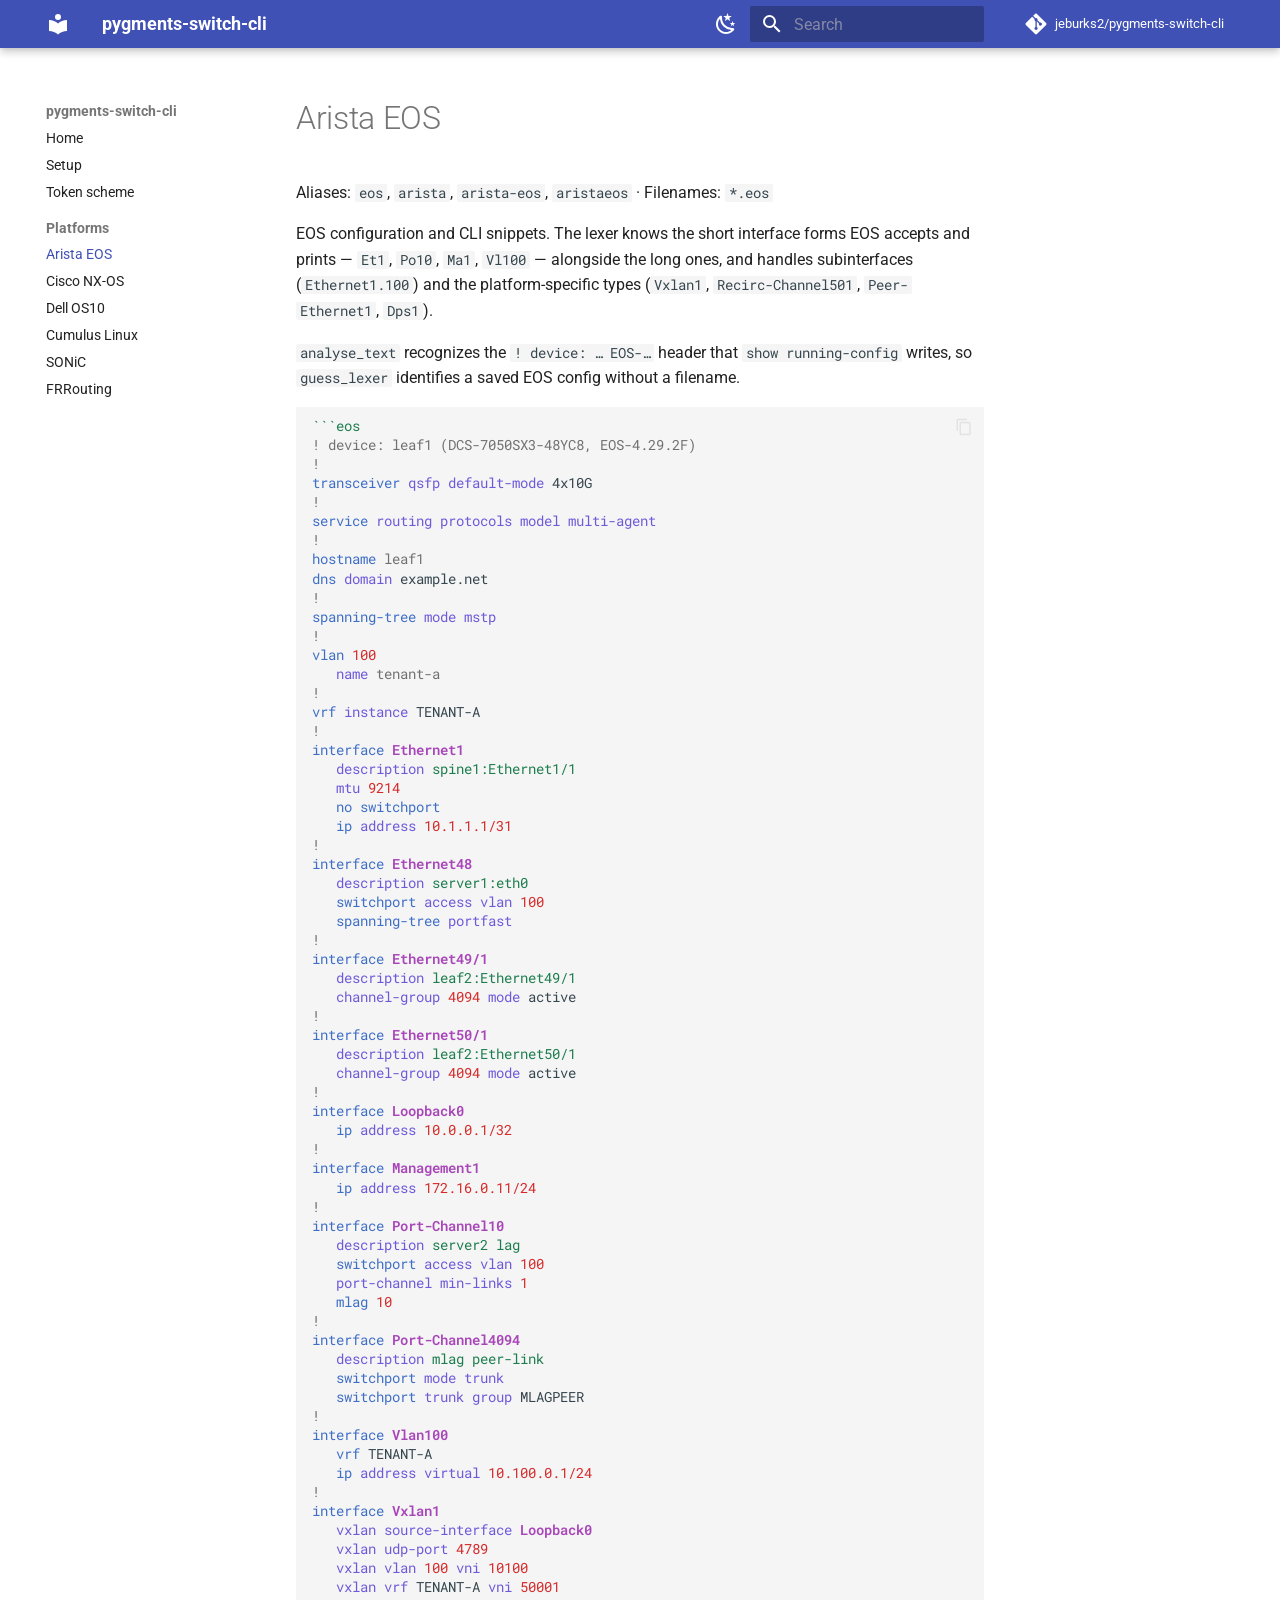
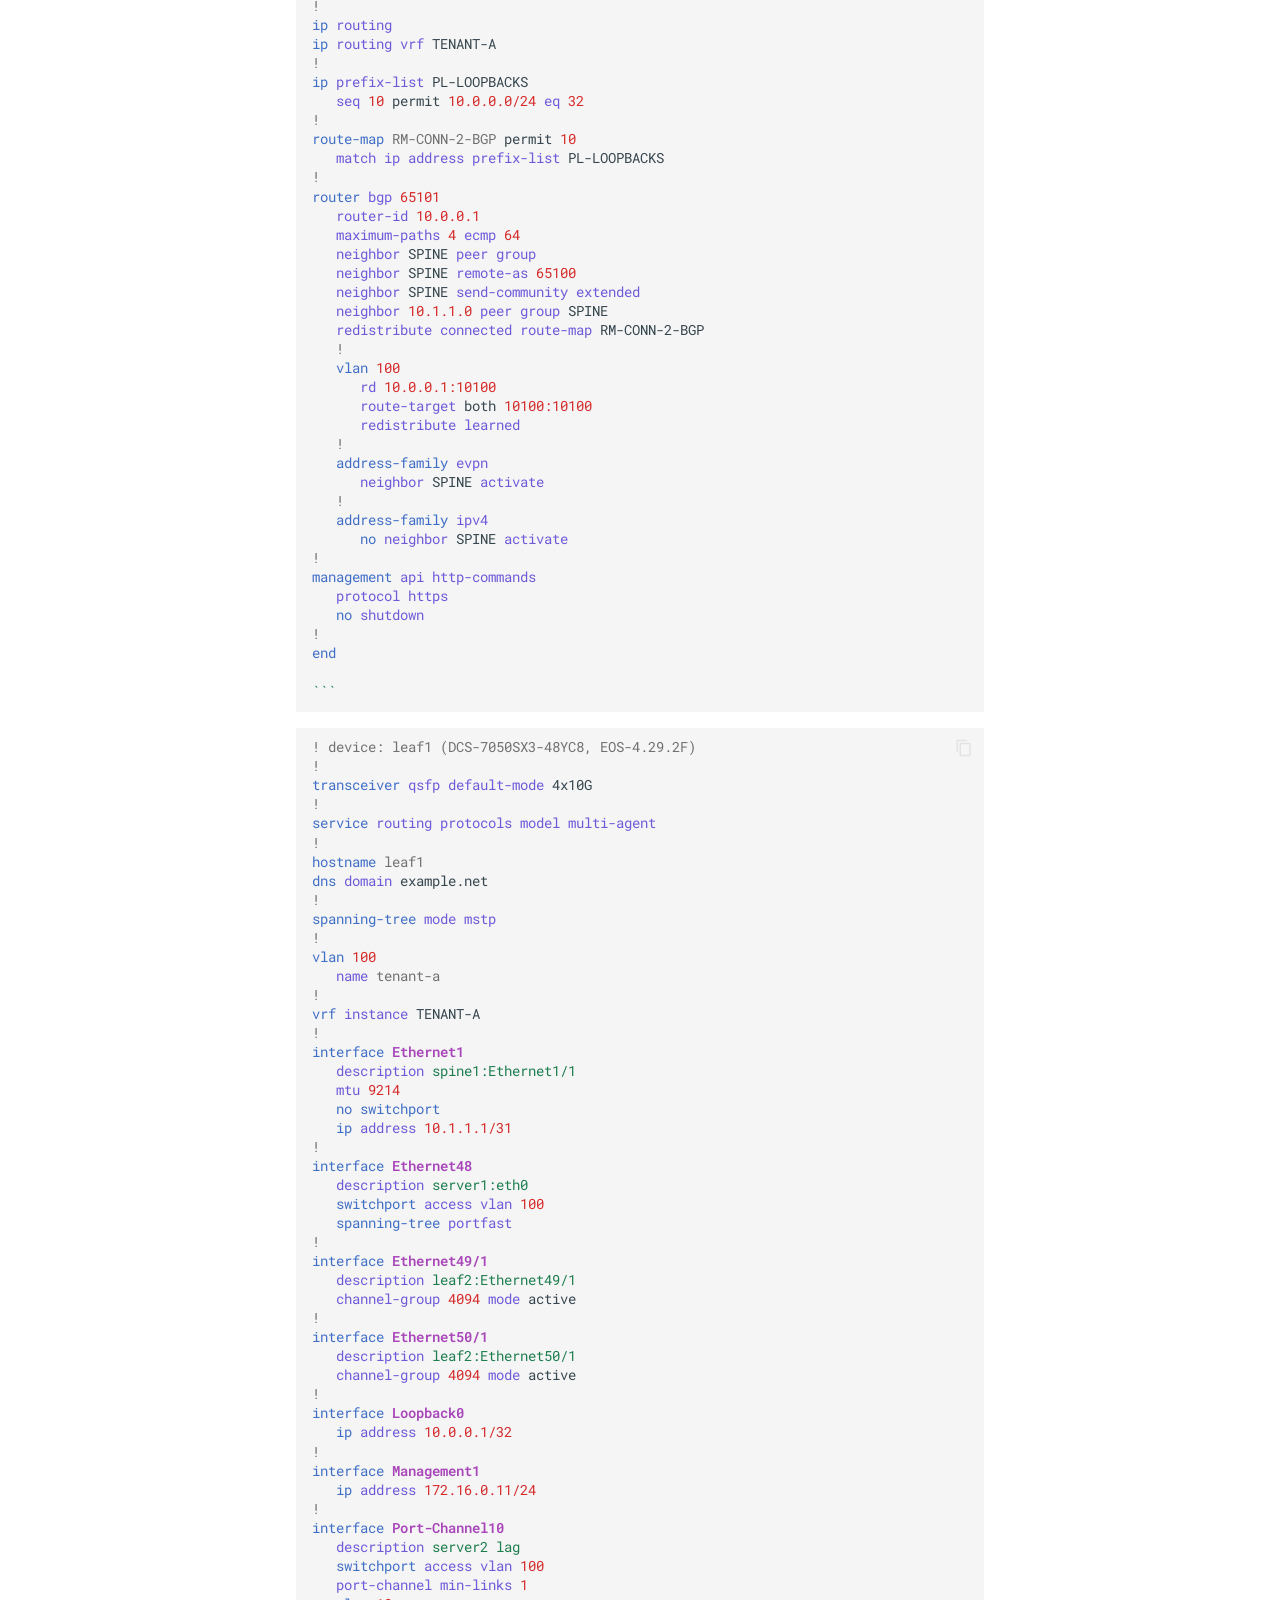
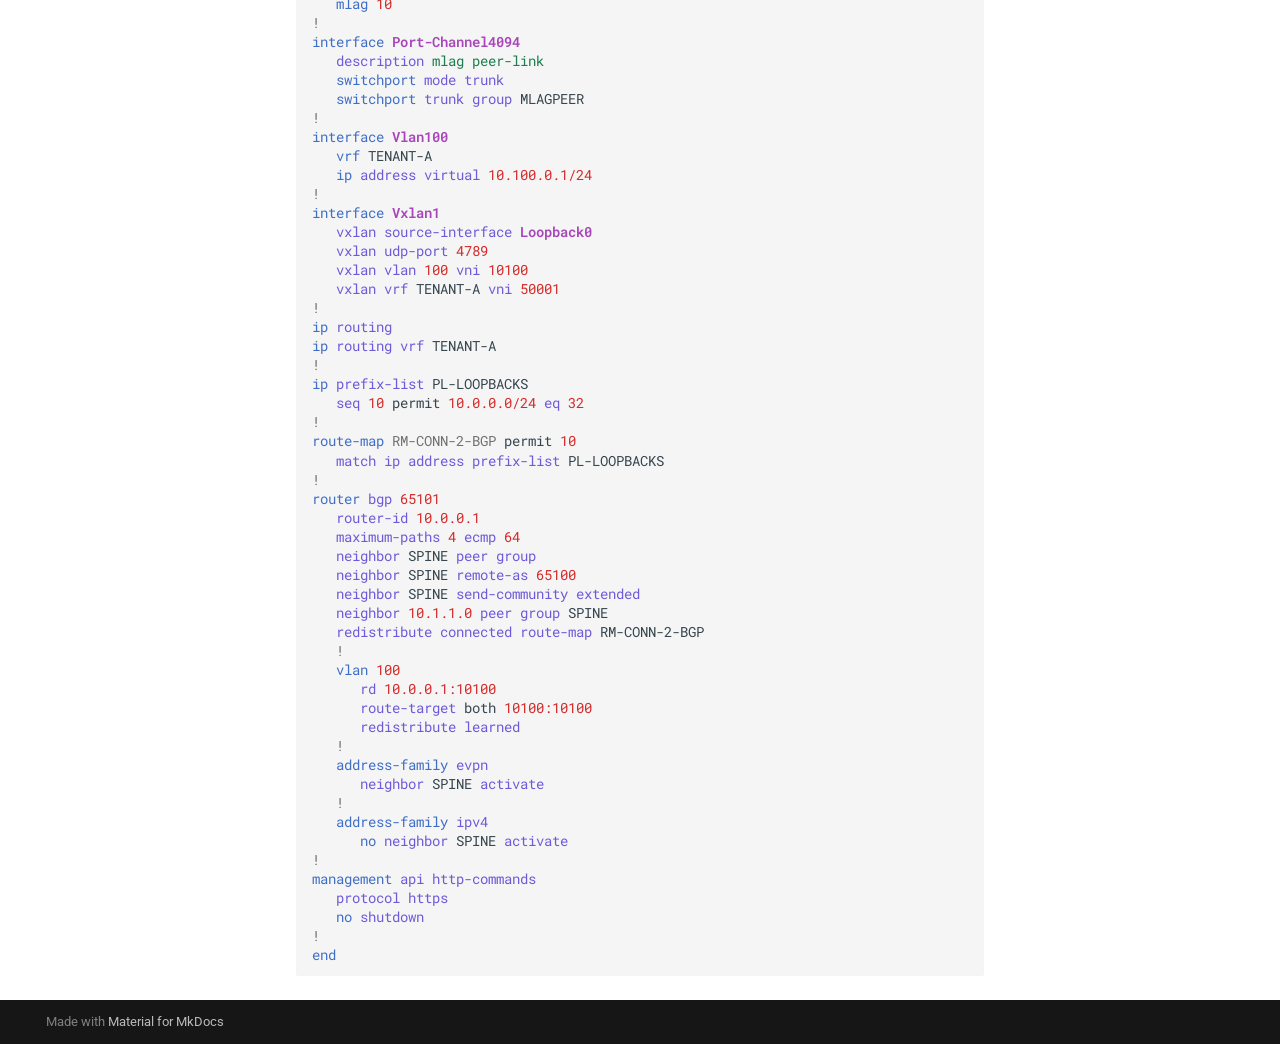
<file: platforms/arista-eos/index.html>
<!doctype html>
<html lang="en" class="no-js">
  <head>
    
      <meta charset="utf-8">
      <meta name="viewport" content="width=device-width,initial-scale=1">
      
        <meta name="description" content="Pygments lexers for switch CLIs — Arista EOS, Dell OS10, Cumulus Linux, Cisco NX-OS, SONiC and FRRouting">
      
      
      
        <link rel="canonical" href="https://jeburks2.github.io/pygments-switch-cli/platforms/arista-eos/">
      
      
        <link rel="prev" href="../../tokens/">
      
      
        <link rel="next" href="../cisco-nxos/">
      
      
        
      
      
      <link rel="icon" href="../../assets/images/favicon.png">
      <meta name="generator" content="mkdocs-1.6.1, mkdocs-material-9.7.7">
    
    
      
        <title>Arista EOS - pygments-switch-cli</title>
      
    
    
      <link rel="stylesheet" href="../../assets/stylesheets/main.ec1eaa64.min.css">
      
        
        <link rel="stylesheet" href="../../assets/stylesheets/palette.ab4e12ef.min.css">
      
      


    
    
      
    
    
      
        
        
        <link rel="preconnect" href="https://fonts.gstatic.com" crossorigin>
        <link rel="stylesheet" href="https://fonts.googleapis.com/css?family=Roboto:300,300i,400,400i,700,700i%7CRoboto+Mono:400,400i,700,700i&display=fallback">
        <style>:root{--md-text-font:"Roboto";--md-code-font:"Roboto Mono"}</style>
      
    
    
      <link rel="stylesheet" href="../../stylesheets/extra.css">
    
    <script>__md_scope=new URL("../..",location),__md_hash=e=>[...e].reduce(((e,_)=>(e<<5)-e+_.charCodeAt(0)),0),__md_get=(e,_=localStorage,t=__md_scope)=>JSON.parse(_.getItem(t.pathname+"."+e)),__md_set=(e,_,t=localStorage,a=__md_scope)=>{try{t.setItem(a.pathname+"."+e,JSON.stringify(_))}catch(e){}}</script>
    
      

    
    
  </head>
  
  
    
    
      
    
    
    
    
    <body dir="ltr" data-md-color-scheme="default" data-md-color-primary="indigo" data-md-color-accent="indigo">
  
    
    <input class="md-toggle" data-md-toggle="drawer" type="checkbox" id="__drawer" autocomplete="off">
    <input class="md-toggle" data-md-toggle="search" type="checkbox" id="__search" autocomplete="off">
    <label class="md-overlay" for="__drawer"></label>
    <div data-md-component="skip">
      
        
        <a href="#arista-eos" class="md-skip">
          Skip to content
        </a>
      
    </div>
    <div data-md-component="announce">
      
    </div>
    
    
      

  

<header class="md-header md-header--shadow" data-md-component="header">
  <nav class="md-header__inner md-grid" aria-label="Header">
    <a href="../.." title="pygments-switch-cli" class="md-header__button md-logo" aria-label="pygments-switch-cli" data-md-component="logo">
      
  
  <svg xmlns="http://www.w3.org/2000/svg" viewBox="0 0 24 24"><path d="M12 8a3 3 0 0 0 3-3 3 3 0 0 0-3-3 3 3 0 0 0-3 3 3 3 0 0 0 3 3m0 3.54C9.64 9.35 6.5 8 3 8v11c3.5 0 6.64 1.35 9 3.54 2.36-2.19 5.5-3.54 9-3.54V8c-3.5 0-6.64 1.35-9 3.54"/></svg>

    </a>
    <label class="md-header__button md-icon" for="__drawer">
      
      <svg xmlns="http://www.w3.org/2000/svg" viewBox="0 0 24 24"><path d="M3 6h18v2H3zm0 5h18v2H3zm0 5h18v2H3z"/></svg>
    </label>
    <div class="md-header__title" data-md-component="header-title">
      <div class="md-header__ellipsis">
        <div class="md-header__topic">
          <span class="md-ellipsis">
            pygments-switch-cli
          </span>
        </div>
        <div class="md-header__topic" data-md-component="header-topic">
          <span class="md-ellipsis">
            
              Arista EOS
            
          </span>
        </div>
      </div>
    </div>
    
      
        <form class="md-header__option" data-md-component="palette">
  
    
    
    
    <input class="md-option" data-md-color-media="(prefers-color-scheme: light)" data-md-color-scheme="default" data-md-color-primary="indigo" data-md-color-accent="indigo"  aria-label="Switch to dark mode"  type="radio" name="__palette" id="__palette_0">
    
      <label class="md-header__button md-icon" title="Switch to dark mode" for="__palette_1" hidden>
        <svg xmlns="http://www.w3.org/2000/svg" viewBox="0 0 24 24"><path d="m17.75 4.09-2.53 1.94.91 3.06-2.63-1.81-2.63 1.81.91-3.06-2.53-1.94L12.44 4l1.06-3 1.06 3zm3.5 6.91-1.64 1.25.59 1.98-1.7-1.17-1.7 1.17.59-1.98L15.75 11l2.06-.05L18.5 9l.69 1.95zm-2.28 4.95c.83-.08 1.72 1.1 1.19 1.85-.32.45-.66.87-1.08 1.27C15.17 23 8.84 23 4.94 19.07c-3.91-3.9-3.91-10.24 0-14.14.4-.4.82-.76 1.27-1.08.75-.53 1.93.36 1.85 1.19-.27 2.86.69 5.83 2.89 8.02a9.96 9.96 0 0 0 8.02 2.89m-1.64 2.02a12.08 12.08 0 0 1-7.8-3.47c-2.17-2.19-3.33-5-3.49-7.82-2.81 3.14-2.7 7.96.31 10.98 3.02 3.01 7.84 3.12 10.98.31"/></svg>
      </label>
    
  
    
    
    
    <input class="md-option" data-md-color-media="(prefers-color-scheme: dark)" data-md-color-scheme="slate" data-md-color-primary="indigo" data-md-color-accent="indigo"  aria-label="Switch to light mode"  type="radio" name="__palette" id="__palette_1">
    
      <label class="md-header__button md-icon" title="Switch to light mode" for="__palette_0" hidden>
        <svg xmlns="http://www.w3.org/2000/svg" viewBox="0 0 24 24"><path d="M12 7a5 5 0 0 1 5 5 5 5 0 0 1-5 5 5 5 0 0 1-5-5 5 5 0 0 1 5-5m0 2a3 3 0 0 0-3 3 3 3 0 0 0 3 3 3 3 0 0 0 3-3 3 3 0 0 0-3-3m0-7 2.39 3.42C13.65 5.15 12.84 5 12 5s-1.65.15-2.39.42zM3.34 7l4.16-.35A7.2 7.2 0 0 0 5.94 8.5c-.44.74-.69 1.5-.83 2.29zm.02 10 1.76-3.77a7.131 7.131 0 0 0 2.38 4.14zM20.65 7l-1.77 3.79a7.02 7.02 0 0 0-2.38-4.15zm-.01 10-4.14.36c.59-.51 1.12-1.14 1.54-1.86.42-.73.69-1.5.83-2.29zM12 22l-2.41-3.44c.74.27 1.55.44 2.41.44.82 0 1.63-.17 2.37-.44z"/></svg>
      </label>
    
  
</form>
      
    
    
      <script>var palette=__md_get("__palette");if(palette&&palette.color){if("(prefers-color-scheme)"===palette.color.media){var media=matchMedia("(prefers-color-scheme: light)"),input=document.querySelector(media.matches?"[data-md-color-media='(prefers-color-scheme: light)']":"[data-md-color-media='(prefers-color-scheme: dark)']");palette.color.media=input.getAttribute("data-md-color-media"),palette.color.scheme=input.getAttribute("data-md-color-scheme"),palette.color.primary=input.getAttribute("data-md-color-primary"),palette.color.accent=input.getAttribute("data-md-color-accent")}for(var[key,value]of Object.entries(palette.color))document.body.setAttribute("data-md-color-"+key,value)}</script>
    
    
    
      
      
        <label class="md-header__button md-icon" for="__search">
          
          <svg xmlns="http://www.w3.org/2000/svg" viewBox="0 0 24 24"><path d="M9.5 3A6.5 6.5 0 0 1 16 9.5c0 1.61-.59 3.09-1.56 4.23l.27.27h.79l5 5-1.5 1.5-5-5v-.79l-.27-.27A6.52 6.52 0 0 1 9.5 16 6.5 6.5 0 0 1 3 9.5 6.5 6.5 0 0 1 9.5 3m0 2C7 5 5 7 5 9.5S7 14 9.5 14 14 12 14 9.5 12 5 9.5 5"/></svg>
        </label>
        <div class="md-search" data-md-component="search" role="dialog">
  <label class="md-search__overlay" for="__search"></label>
  <div class="md-search__inner" role="search">
    <form class="md-search__form" name="search">
      <input type="text" class="md-search__input" name="query" aria-label="Search" placeholder="Search" autocapitalize="off" autocorrect="off" autocomplete="off" spellcheck="false" data-md-component="search-query" required>
      <label class="md-search__icon md-icon" for="__search">
        
        <svg xmlns="http://www.w3.org/2000/svg" viewBox="0 0 24 24"><path d="M9.5 3A6.5 6.5 0 0 1 16 9.5c0 1.61-.59 3.09-1.56 4.23l.27.27h.79l5 5-1.5 1.5-5-5v-.79l-.27-.27A6.52 6.52 0 0 1 9.5 16 6.5 6.5 0 0 1 3 9.5 6.5 6.5 0 0 1 9.5 3m0 2C7 5 5 7 5 9.5S7 14 9.5 14 14 12 14 9.5 12 5 9.5 5"/></svg>
        
        <svg xmlns="http://www.w3.org/2000/svg" viewBox="0 0 24 24"><path d="M20 11v2H8l5.5 5.5-1.42 1.42L4.16 12l7.92-7.92L13.5 5.5 8 11z"/></svg>
      </label>
      <nav class="md-search__options" aria-label="Search">
        
        <button type="reset" class="md-search__icon md-icon" title="Clear" aria-label="Clear" tabindex="-1">
          
          <svg xmlns="http://www.w3.org/2000/svg" viewBox="0 0 24 24"><path d="M19 6.41 17.59 5 12 10.59 6.41 5 5 6.41 10.59 12 5 17.59 6.41 19 12 13.41 17.59 19 19 17.59 13.41 12z"/></svg>
        </button>
      </nav>
      
    </form>
    <div class="md-search__output">
      <div class="md-search__scrollwrap" tabindex="0" data-md-scrollfix>
        <div class="md-search-result" data-md-component="search-result">
          <div class="md-search-result__meta">
            Initializing search
          </div>
          <ol class="md-search-result__list" role="presentation"></ol>
        </div>
      </div>
    </div>
  </div>
</div>
      
    
    
      <div class="md-header__source">
        <a href="https://github.com/jeburks2/pygments-switch-cli" title="Go to repository" class="md-source" data-md-component="source">
  <div class="md-source__icon md-icon">
    
    <svg xmlns="http://www.w3.org/2000/svg" viewBox="0 0 448 512"><!--! Font Awesome Free 7.1.0 by @fontawesome - https://fontawesome.com License - https://fontawesome.com/license/free (Icons: CC BY 4.0, Fonts: SIL OFL 1.1, Code: MIT License) Copyright 2025 Fonticons, Inc.--><path d="M439.6 236.1 244 40.5c-5.4-5.5-12.8-8.5-20.4-8.5s-15 3-20.4 8.4L162.5 81l51.5 51.5c27.1-9.1 52.7 16.8 43.4 43.7l49.7 49.7c34.2-11.8 61.2 31 35.5 56.7-26.5 26.5-70.2-2.9-56-37.3L240.3 199v121.9c25.3 12.5 22.3 41.8 9.1 55-6.4 6.4-15.2 10.1-24.3 10.1s-17.8-3.6-24.3-10.1c-17.6-17.6-11.1-46.9 11.2-56v-123c-20.8-8.5-24.6-30.7-18.6-45L142.6 101 8.5 235.1C3 240.6 0 247.9 0 255.5s3 15 8.5 20.4l195.6 195.7c5.4 5.4 12.7 8.4 20.4 8.4s15-3 20.4-8.4l194.7-194.7c5.4-5.4 8.4-12.8 8.4-20.4s-3-15-8.4-20.4"/></svg>
  </div>
  <div class="md-source__repository">
    jeburks2/pygments-switch-cli
  </div>
</a>
      </div>
    
  </nav>
  
</header>
    
    <div class="md-container" data-md-component="container">
      
      
        
          
        
      
      <main class="md-main" data-md-component="main">
        <div class="md-main__inner md-grid">
          
            
              
              <div class="md-sidebar md-sidebar--primary" data-md-component="sidebar" data-md-type="navigation" >
                <div class="md-sidebar__scrollwrap">
                  <div class="md-sidebar__inner">
                    



<nav class="md-nav md-nav--primary" aria-label="Navigation" data-md-level="0">
  <label class="md-nav__title" for="__drawer">
    <a href="../.." title="pygments-switch-cli" class="md-nav__button md-logo" aria-label="pygments-switch-cli" data-md-component="logo">
      
  
  <svg xmlns="http://www.w3.org/2000/svg" viewBox="0 0 24 24"><path d="M12 8a3 3 0 0 0 3-3 3 3 0 0 0-3-3 3 3 0 0 0-3 3 3 3 0 0 0 3 3m0 3.54C9.64 9.35 6.5 8 3 8v11c3.5 0 6.64 1.35 9 3.54 2.36-2.19 5.5-3.54 9-3.54V8c-3.5 0-6.64 1.35-9 3.54"/></svg>

    </a>
    pygments-switch-cli
  </label>
  
    <div class="md-nav__source">
      <a href="https://github.com/jeburks2/pygments-switch-cli" title="Go to repository" class="md-source" data-md-component="source">
  <div class="md-source__icon md-icon">
    
    <svg xmlns="http://www.w3.org/2000/svg" viewBox="0 0 448 512"><!--! Font Awesome Free 7.1.0 by @fontawesome - https://fontawesome.com License - https://fontawesome.com/license/free (Icons: CC BY 4.0, Fonts: SIL OFL 1.1, Code: MIT License) Copyright 2025 Fonticons, Inc.--><path d="M439.6 236.1 244 40.5c-5.4-5.5-12.8-8.5-20.4-8.5s-15 3-20.4 8.4L162.5 81l51.5 51.5c27.1-9.1 52.7 16.8 43.4 43.7l49.7 49.7c34.2-11.8 61.2 31 35.5 56.7-26.5 26.5-70.2-2.9-56-37.3L240.3 199v121.9c25.3 12.5 22.3 41.8 9.1 55-6.4 6.4-15.2 10.1-24.3 10.1s-17.8-3.6-24.3-10.1c-17.6-17.6-11.1-46.9 11.2-56v-123c-20.8-8.5-24.6-30.7-18.6-45L142.6 101 8.5 235.1C3 240.6 0 247.9 0 255.5s3 15 8.5 20.4l195.6 195.7c5.4 5.4 12.7 8.4 20.4 8.4s15-3 20.4-8.4l194.7-194.7c5.4-5.4 8.4-12.8 8.4-20.4s-3-15-8.4-20.4"/></svg>
  </div>
  <div class="md-source__repository">
    jeburks2/pygments-switch-cli
  </div>
</a>
    </div>
  
  <ul class="md-nav__list" data-md-scrollfix>
    
      
      
  
  
  
  
    <li class="md-nav__item">
      <a href="../.." class="md-nav__link">
        
  
  
  <span class="md-ellipsis">
    
  
    Home
  

    
  </span>
  
  

      </a>
    </li>
  

    
      
      
  
  
  
  
    <li class="md-nav__item">
      <a href="../../setup/" class="md-nav__link">
        
  
  
  <span class="md-ellipsis">
    
  
    Setup
  

    
  </span>
  
  

      </a>
    </li>
  

    
      
      
  
  
  
  
    <li class="md-nav__item">
      <a href="../../tokens/" class="md-nav__link">
        
  
  
  <span class="md-ellipsis">
    
  
    Token scheme
  

    
  </span>
  
  

      </a>
    </li>
  

    
      
      
  
  
    
  
  
  
    
    
    
    
      
        
        
      
    
    
    <li class="md-nav__item md-nav__item--active md-nav__item--section md-nav__item--nested">
      
        
        
        <input class="md-nav__toggle md-toggle " type="checkbox" id="__nav_4" checked>
        
          
          <label class="md-nav__link" for="__nav_4" id="__nav_4_label" tabindex="">
            
  
  
  <span class="md-ellipsis">
    
  
    Platforms
  

    
  </span>
  
  

            <span class="md-nav__icon md-icon"></span>
          </label>
        
        <nav class="md-nav" data-md-level="1" aria-labelledby="__nav_4_label" aria-expanded="true">
          <label class="md-nav__title" for="__nav_4">
            <span class="md-nav__icon md-icon"></span>
            
  
    Platforms
  

          </label>
          <ul class="md-nav__list" data-md-scrollfix>
            
              
                
  
  
    
  
  
  
    <li class="md-nav__item md-nav__item--active">
      
      <input class="md-nav__toggle md-toggle" type="checkbox" id="__toc">
      
      
        
      
      
      <a href="./" class="md-nav__link md-nav__link--active">
        
  
  
  <span class="md-ellipsis">
    
  
    Arista EOS
  

    
  </span>
  
  

      </a>
      
    </li>
  

              
            
              
                
  
  
  
  
    <li class="md-nav__item">
      <a href="../cisco-nxos/" class="md-nav__link">
        
  
  
  <span class="md-ellipsis">
    
  
    Cisco NX-OS
  

    
  </span>
  
  

      </a>
    </li>
  

              
            
              
                
  
  
  
  
    <li class="md-nav__item">
      <a href="../dell-os10/" class="md-nav__link">
        
  
  
  <span class="md-ellipsis">
    
  
    Dell OS10
  

    
  </span>
  
  

      </a>
    </li>
  

              
            
              
                
  
  
  
  
    <li class="md-nav__item">
      <a href="../cumulus/" class="md-nav__link">
        
  
  
  <span class="md-ellipsis">
    
  
    Cumulus Linux
  

    
  </span>
  
  

      </a>
    </li>
  

              
            
              
                
  
  
  
  
    <li class="md-nav__item">
      <a href="../sonic/" class="md-nav__link">
        
  
  
  <span class="md-ellipsis">
    
  
    SONiC
  

    
  </span>
  
  

      </a>
    </li>
  

              
            
              
                
  
  
  
  
    <li class="md-nav__item">
      <a href="../frr/" class="md-nav__link">
        
  
  
  <span class="md-ellipsis">
    
  
    FRRouting
  

    
  </span>
  
  

      </a>
    </li>
  

              
            
          </ul>
        </nav>
      
    </li>
  

    
  </ul>
</nav>
                  </div>
                </div>
              </div>
            
            
              
              <div class="md-sidebar md-sidebar--secondary" data-md-component="sidebar" data-md-type="toc" >
                <div class="md-sidebar__scrollwrap">
                  <div class="md-sidebar__inner">
                    

<nav class="md-nav md-nav--secondary" aria-label="Table of contents">
  
  
  
    
  
  
</nav>
                  </div>
                </div>
              </div>
            
          
          
            <div class="md-content" data-md-component="content">
              
              <article class="md-content__inner md-typeset">
                
                  


  
  


<h1 id="arista-eos">Arista EOS<a class="headerlink" href="#arista-eos" title="Permanent link">&para;</a></h1>
<p>Aliases: <code>eos</code>, <code>arista</code>, <code>arista-eos</code>, <code>aristaeos</code> · Filenames: <code>*.eos</code></p>
<p>EOS configuration and CLI snippets. The lexer knows the short interface forms
EOS accepts and prints — <code>Et1</code>, <code>Po10</code>, <code>Ma1</code>, <code>Vl100</code> — alongside the long
ones, and handles subinterfaces (<code>Ethernet1.100</code>) and the platform-specific
types (<code>Vxlan1</code>, <code>Recirc-Channel501</code>, <code>Peer-Ethernet1</code>, <code>Dps1</code>).</p>
<p><code>analyse_text</code> recognizes the <code>! device: … EOS-…</code> header that
<code>show running-config</code> writes, so <code>guess_lexer</code> identifies a saved EOS config
without a filename.</p>
<div class="language-markdown highlight"><pre><span></span><code><span id="__span-0-1"><a id="__codelineno-0-1" name="__codelineno-0-1" href="#__codelineno-0-1"></a><span class="sb">```eos</span>
</span><span id="__span-0-2"><a id="__codelineno-0-2" name="__codelineno-0-2" href="#__codelineno-0-2"></a><span class="c1">! device: leaf1 (DCS-7050SX3-48YC8, EOS-4.29.2F)</span>
</span><span id="__span-0-3"><a id="__codelineno-0-3" name="__codelineno-0-3" href="#__codelineno-0-3"></a><span class="c1">!</span>
</span><span id="__span-0-4"><a id="__codelineno-0-4" name="__codelineno-0-4" href="#__codelineno-0-4"></a><span class="k">transceiver</span><span class="w"> </span><span class="nb">qsfp</span><span class="w"> </span><span class="nb">default-mode</span><span class="w"> </span>4x10G
</span><span id="__span-0-5"><a id="__codelineno-0-5" name="__codelineno-0-5" href="#__codelineno-0-5"></a><span class="c1">!</span>
</span><span id="__span-0-6"><a id="__codelineno-0-6" name="__codelineno-0-6" href="#__codelineno-0-6"></a><span class="k">service</span><span class="w"> </span><span class="nb">routing</span><span class="w"> </span><span class="nb">protocols</span><span class="w"> </span><span class="nb">model</span><span class="w"> </span><span class="nb">multi-agent</span>
</span><span id="__span-0-7"><a id="__codelineno-0-7" name="__codelineno-0-7" href="#__codelineno-0-7"></a><span class="c1">!</span>
</span><span id="__span-0-8"><a id="__codelineno-0-8" name="__codelineno-0-8" href="#__codelineno-0-8"></a><span class="k">hostname</span><span class="w"> </span><span class="nv">leaf1</span>
</span><span id="__span-0-9"><a id="__codelineno-0-9" name="__codelineno-0-9" href="#__codelineno-0-9"></a><span class="k">dns</span><span class="w"> </span><span class="nb">domain</span><span class="w"> </span>example.net
</span><span id="__span-0-10"><a id="__codelineno-0-10" name="__codelineno-0-10" href="#__codelineno-0-10"></a><span class="c1">!</span>
</span><span id="__span-0-11"><a id="__codelineno-0-11" name="__codelineno-0-11" href="#__codelineno-0-11"></a><span class="k">spanning-tree</span><span class="w"> </span><span class="nb">mode</span><span class="w"> </span><span class="nb">mstp</span>
</span><span id="__span-0-12"><a id="__codelineno-0-12" name="__codelineno-0-12" href="#__codelineno-0-12"></a><span class="c1">!</span>
</span><span id="__span-0-13"><a id="__codelineno-0-13" name="__codelineno-0-13" href="#__codelineno-0-13"></a><span class="kn">vlan</span><span class="w"> </span><span class="mi">100</span>
</span><span id="__span-0-14"><a id="__codelineno-0-14" name="__codelineno-0-14" href="#__codelineno-0-14"></a><span class="w">   </span><span class="nb">name</span><span class="w"> </span><span class="nv">tenant-a</span>
</span><span id="__span-0-15"><a id="__codelineno-0-15" name="__codelineno-0-15" href="#__codelineno-0-15"></a><span class="c1">!</span>
</span><span id="__span-0-16"><a id="__codelineno-0-16" name="__codelineno-0-16" href="#__codelineno-0-16"></a><span class="kn">vrf</span><span class="w"> </span><span class="nb">instance</span><span class="w"> </span>TENANT-A
</span><span id="__span-0-17"><a id="__codelineno-0-17" name="__codelineno-0-17" href="#__codelineno-0-17"></a><span class="c1">!</span>
</span><span id="__span-0-18"><a id="__codelineno-0-18" name="__codelineno-0-18" href="#__codelineno-0-18"></a><span class="kn">interface</span><span class="w"> </span><span class="nf">Ethernet1</span>
</span><span id="__span-0-19"><a id="__codelineno-0-19" name="__codelineno-0-19" href="#__codelineno-0-19"></a><span class="w">   </span><span class="nb">description</span><span class="w"> </span><span class="s">spine1:Ethernet1/1</span>
</span><span id="__span-0-20"><a id="__codelineno-0-20" name="__codelineno-0-20" href="#__codelineno-0-20"></a><span class="w">   </span><span class="nb">mtu</span><span class="w"> </span><span class="mi">9214</span>
</span><span id="__span-0-21"><a id="__codelineno-0-21" name="__codelineno-0-21" href="#__codelineno-0-21"></a><span class="w">   </span><span class="kr">no</span><span class="w"> </span><span class="k">switchport</span>
</span><span id="__span-0-22"><a id="__codelineno-0-22" name="__codelineno-0-22" href="#__codelineno-0-22"></a><span class="w">   </span><span class="k">ip</span><span class="w"> </span><span class="nb">address</span><span class="w"> </span><span class="m">10.1.1.1/31</span>
</span><span id="__span-0-23"><a id="__codelineno-0-23" name="__codelineno-0-23" href="#__codelineno-0-23"></a><span class="c1">!</span>
</span><span id="__span-0-24"><a id="__codelineno-0-24" name="__codelineno-0-24" href="#__codelineno-0-24"></a><span class="kn">interface</span><span class="w"> </span><span class="nf">Ethernet48</span>
</span><span id="__span-0-25"><a id="__codelineno-0-25" name="__codelineno-0-25" href="#__codelineno-0-25"></a><span class="w">   </span><span class="nb">description</span><span class="w"> </span><span class="s">server1:eth0</span>
</span><span id="__span-0-26"><a id="__codelineno-0-26" name="__codelineno-0-26" href="#__codelineno-0-26"></a><span class="w">   </span><span class="k">switchport</span><span class="w"> </span><span class="nb">access</span><span class="w"> </span><span class="nb">vlan</span><span class="w"> </span><span class="mi">100</span>
</span><span id="__span-0-27"><a id="__codelineno-0-27" name="__codelineno-0-27" href="#__codelineno-0-27"></a><span class="w">   </span><span class="k">spanning-tree</span><span class="w"> </span><span class="nb">portfast</span>
</span><span id="__span-0-28"><a id="__codelineno-0-28" name="__codelineno-0-28" href="#__codelineno-0-28"></a><span class="c1">!</span>
</span><span id="__span-0-29"><a id="__codelineno-0-29" name="__codelineno-0-29" href="#__codelineno-0-29"></a><span class="kn">interface</span><span class="w"> </span><span class="nf">Ethernet49/1</span>
</span><span id="__span-0-30"><a id="__codelineno-0-30" name="__codelineno-0-30" href="#__codelineno-0-30"></a><span class="w">   </span><span class="nb">description</span><span class="w"> </span><span class="s">leaf2:Ethernet49/1</span>
</span><span id="__span-0-31"><a id="__codelineno-0-31" name="__codelineno-0-31" href="#__codelineno-0-31"></a><span class="w">   </span><span class="nb">channel-group</span><span class="w"> </span><span class="mi">4094</span><span class="w"> </span><span class="nb">mode</span><span class="w"> </span><span class="kc">active</span>
</span><span id="__span-0-32"><a id="__codelineno-0-32" name="__codelineno-0-32" href="#__codelineno-0-32"></a><span class="c1">!</span>
</span><span id="__span-0-33"><a id="__codelineno-0-33" name="__codelineno-0-33" href="#__codelineno-0-33"></a><span class="kn">interface</span><span class="w"> </span><span class="nf">Ethernet50/1</span>
</span><span id="__span-0-34"><a id="__codelineno-0-34" name="__codelineno-0-34" href="#__codelineno-0-34"></a><span class="w">   </span><span class="nb">description</span><span class="w"> </span><span class="s">leaf2:Ethernet50/1</span>
</span><span id="__span-0-35"><a id="__codelineno-0-35" name="__codelineno-0-35" href="#__codelineno-0-35"></a><span class="w">   </span><span class="nb">channel-group</span><span class="w"> </span><span class="mi">4094</span><span class="w"> </span><span class="nb">mode</span><span class="w"> </span><span class="kc">active</span>
</span><span id="__span-0-36"><a id="__codelineno-0-36" name="__codelineno-0-36" href="#__codelineno-0-36"></a><span class="c1">!</span>
</span><span id="__span-0-37"><a id="__codelineno-0-37" name="__codelineno-0-37" href="#__codelineno-0-37"></a><span class="kn">interface</span><span class="w"> </span><span class="nf">Loopback0</span>
</span><span id="__span-0-38"><a id="__codelineno-0-38" name="__codelineno-0-38" href="#__codelineno-0-38"></a><span class="w">   </span><span class="k">ip</span><span class="w"> </span><span class="nb">address</span><span class="w"> </span><span class="m">10.0.0.1/32</span>
</span><span id="__span-0-39"><a id="__codelineno-0-39" name="__codelineno-0-39" href="#__codelineno-0-39"></a><span class="c1">!</span>
</span><span id="__span-0-40"><a id="__codelineno-0-40" name="__codelineno-0-40" href="#__codelineno-0-40"></a><span class="kn">interface</span><span class="w"> </span><span class="nf">Management1</span>
</span><span id="__span-0-41"><a id="__codelineno-0-41" name="__codelineno-0-41" href="#__codelineno-0-41"></a><span class="w">   </span><span class="k">ip</span><span class="w"> </span><span class="nb">address</span><span class="w"> </span><span class="m">172.16.0.11/24</span>
</span><span id="__span-0-42"><a id="__codelineno-0-42" name="__codelineno-0-42" href="#__codelineno-0-42"></a><span class="c1">!</span>
</span><span id="__span-0-43"><a id="__codelineno-0-43" name="__codelineno-0-43" href="#__codelineno-0-43"></a><span class="kn">interface</span><span class="w"> </span><span class="nf">Port-Channel10</span>
</span><span id="__span-0-44"><a id="__codelineno-0-44" name="__codelineno-0-44" href="#__codelineno-0-44"></a><span class="w">   </span><span class="nb">description</span><span class="w"> </span><span class="s">server2 lag</span>
</span><span id="__span-0-45"><a id="__codelineno-0-45" name="__codelineno-0-45" href="#__codelineno-0-45"></a><span class="w">   </span><span class="k">switchport</span><span class="w"> </span><span class="nb">access</span><span class="w"> </span><span class="nb">vlan</span><span class="w"> </span><span class="mi">100</span>
</span><span id="__span-0-46"><a id="__codelineno-0-46" name="__codelineno-0-46" href="#__codelineno-0-46"></a><span class="w">   </span><span class="nb">port-channel</span><span class="w"> </span><span class="nb">min-links</span><span class="w"> </span><span class="mi">1</span>
</span><span id="__span-0-47"><a id="__codelineno-0-47" name="__codelineno-0-47" href="#__codelineno-0-47"></a><span class="w">   </span><span class="kn">mlag</span><span class="w"> </span><span class="mi">10</span>
</span><span id="__span-0-48"><a id="__codelineno-0-48" name="__codelineno-0-48" href="#__codelineno-0-48"></a><span class="c1">!</span>
</span><span id="__span-0-49"><a id="__codelineno-0-49" name="__codelineno-0-49" href="#__codelineno-0-49"></a><span class="kn">interface</span><span class="w"> </span><span class="nf">Port-Channel4094</span>
</span><span id="__span-0-50"><a id="__codelineno-0-50" name="__codelineno-0-50" href="#__codelineno-0-50"></a><span class="w">   </span><span class="nb">description</span><span class="w"> </span><span class="s">mlag peer-link</span>
</span><span id="__span-0-51"><a id="__codelineno-0-51" name="__codelineno-0-51" href="#__codelineno-0-51"></a><span class="w">   </span><span class="k">switchport</span><span class="w"> </span><span class="nb">mode</span><span class="w"> </span><span class="nb">trunk</span>
</span><span id="__span-0-52"><a id="__codelineno-0-52" name="__codelineno-0-52" href="#__codelineno-0-52"></a><span class="w">   </span><span class="k">switchport</span><span class="w"> </span><span class="nb">trunk</span><span class="w"> </span><span class="nb">group</span><span class="w"> </span>MLAGPEER
</span><span id="__span-0-53"><a id="__codelineno-0-53" name="__codelineno-0-53" href="#__codelineno-0-53"></a><span class="c1">!</span>
</span><span id="__span-0-54"><a id="__codelineno-0-54" name="__codelineno-0-54" href="#__codelineno-0-54"></a><span class="kn">interface</span><span class="w"> </span><span class="nf">Vlan100</span>
</span><span id="__span-0-55"><a id="__codelineno-0-55" name="__codelineno-0-55" href="#__codelineno-0-55"></a><span class="w">   </span><span class="kn">vrf</span><span class="w"> </span>TENANT-A
</span><span id="__span-0-56"><a id="__codelineno-0-56" name="__codelineno-0-56" href="#__codelineno-0-56"></a><span class="w">   </span><span class="k">ip</span><span class="w"> </span><span class="nb">address</span><span class="w"> </span><span class="nb">virtual</span><span class="w"> </span><span class="m">10.100.0.1/24</span>
</span><span id="__span-0-57"><a id="__codelineno-0-57" name="__codelineno-0-57" href="#__codelineno-0-57"></a><span class="c1">!</span>
</span><span id="__span-0-58"><a id="__codelineno-0-58" name="__codelineno-0-58" href="#__codelineno-0-58"></a><span class="kn">interface</span><span class="w"> </span><span class="nf">Vxlan1</span>
</span><span id="__span-0-59"><a id="__codelineno-0-59" name="__codelineno-0-59" href="#__codelineno-0-59"></a><span class="w">   </span><span class="nb">vxlan</span><span class="w"> </span><span class="nb">source-interface</span><span class="w"> </span><span class="nf">Loopback0</span>
</span><span id="__span-0-60"><a id="__codelineno-0-60" name="__codelineno-0-60" href="#__codelineno-0-60"></a><span class="w">   </span><span class="nb">vxlan</span><span class="w"> </span><span class="nb">udp-port</span><span class="w"> </span><span class="mi">4789</span>
</span><span id="__span-0-61"><a id="__codelineno-0-61" name="__codelineno-0-61" href="#__codelineno-0-61"></a><span class="w">   </span><span class="nb">vxlan</span><span class="w"> </span><span class="nb">vlan</span><span class="w"> </span><span class="mi">100</span><span class="w"> </span><span class="nb">vni</span><span class="w"> </span><span class="mi">10100</span>
</span><span id="__span-0-62"><a id="__codelineno-0-62" name="__codelineno-0-62" href="#__codelineno-0-62"></a><span class="w">   </span><span class="nb">vxlan</span><span class="w"> </span><span class="nb">vrf</span><span class="w"> </span>TENANT-A<span class="w"> </span><span class="nb">vni</span><span class="w"> </span><span class="mi">50001</span>
</span><span id="__span-0-63"><a id="__codelineno-0-63" name="__codelineno-0-63" href="#__codelineno-0-63"></a><span class="c1">!</span>
</span><span id="__span-0-64"><a id="__codelineno-0-64" name="__codelineno-0-64" href="#__codelineno-0-64"></a><span class="k">ip</span><span class="w"> </span><span class="nb">routing</span>
</span><span id="__span-0-65"><a id="__codelineno-0-65" name="__codelineno-0-65" href="#__codelineno-0-65"></a><span class="k">ip</span><span class="w"> </span><span class="nb">routing</span><span class="w"> </span><span class="nb">vrf</span><span class="w"> </span>TENANT-A
</span><span id="__span-0-66"><a id="__codelineno-0-66" name="__codelineno-0-66" href="#__codelineno-0-66"></a><span class="c1">!</span>
</span><span id="__span-0-67"><a id="__codelineno-0-67" name="__codelineno-0-67" href="#__codelineno-0-67"></a><span class="k">ip</span><span class="w"> </span><span class="nb">prefix-list</span><span class="w"> </span>PL-LOOPBACKS
</span><span id="__span-0-68"><a id="__codelineno-0-68" name="__codelineno-0-68" href="#__codelineno-0-68"></a><span class="w">   </span><span class="nb">seq</span><span class="w"> </span><span class="mi">10</span><span class="w"> </span><span class="kc">permit</span><span class="w"> </span><span class="m">10.0.0.0/24</span><span class="w"> </span><span class="nb">eq</span><span class="w"> </span><span class="mi">32</span>
</span><span id="__span-0-69"><a id="__codelineno-0-69" name="__codelineno-0-69" href="#__codelineno-0-69"></a><span class="c1">!</span>
</span><span id="__span-0-70"><a id="__codelineno-0-70" name="__codelineno-0-70" href="#__codelineno-0-70"></a><span class="kn">route-map</span><span class="w"> </span><span class="nv">RM-CONN-2-BGP</span><span class="w"> </span><span class="kc">permit</span><span class="w"> </span><span class="mi">10</span>
</span><span id="__span-0-71"><a id="__codelineno-0-71" name="__codelineno-0-71" href="#__codelineno-0-71"></a><span class="w">   </span><span class="nb">match</span><span class="w"> </span><span class="nb">ip</span><span class="w"> </span><span class="nb">address</span><span class="w"> </span><span class="nb">prefix-list</span><span class="w"> </span>PL-LOOPBACKS
</span><span id="__span-0-72"><a id="__codelineno-0-72" name="__codelineno-0-72" href="#__codelineno-0-72"></a><span class="c1">!</span>
</span><span id="__span-0-73"><a id="__codelineno-0-73" name="__codelineno-0-73" href="#__codelineno-0-73"></a><span class="kn">router</span><span class="w"> </span><span class="nb">bgp</span><span class="w"> </span><span class="mi">65101</span>
</span><span id="__span-0-74"><a id="__codelineno-0-74" name="__codelineno-0-74" href="#__codelineno-0-74"></a><span class="w">   </span><span class="nb">router-id</span><span class="w"> </span><span class="m">10.0.0.1</span>
</span><span id="__span-0-75"><a id="__codelineno-0-75" name="__codelineno-0-75" href="#__codelineno-0-75"></a><span class="w">   </span><span class="nb">maximum-paths</span><span class="w"> </span><span class="mi">4</span><span class="w"> </span><span class="nb">ecmp</span><span class="w"> </span><span class="mi">64</span>
</span><span id="__span-0-76"><a id="__codelineno-0-76" name="__codelineno-0-76" href="#__codelineno-0-76"></a><span class="w">   </span><span class="nb">neighbor</span><span class="w"> </span>SPINE<span class="w"> </span><span class="nb">peer</span><span class="w"> </span><span class="nb">group</span>
</span><span id="__span-0-77"><a id="__codelineno-0-77" name="__codelineno-0-77" href="#__codelineno-0-77"></a><span class="w">   </span><span class="nb">neighbor</span><span class="w"> </span>SPINE<span class="w"> </span><span class="nb">remote-as</span><span class="w"> </span><span class="mi">65100</span>
</span><span id="__span-0-78"><a id="__codelineno-0-78" name="__codelineno-0-78" href="#__codelineno-0-78"></a><span class="w">   </span><span class="nb">neighbor</span><span class="w"> </span>SPINE<span class="w"> </span><span class="nb">send-community</span><span class="w"> </span><span class="nb">extended</span>
</span><span id="__span-0-79"><a id="__codelineno-0-79" name="__codelineno-0-79" href="#__codelineno-0-79"></a><span class="w">   </span><span class="nb">neighbor</span><span class="w"> </span><span class="m">10.1.1.0</span><span class="w"> </span><span class="nb">peer</span><span class="w"> </span><span class="nb">group</span><span class="w"> </span>SPINE
</span><span id="__span-0-80"><a id="__codelineno-0-80" name="__codelineno-0-80" href="#__codelineno-0-80"></a><span class="w">   </span><span class="nb">redistribute</span><span class="w"> </span><span class="nb">connected</span><span class="w"> </span><span class="nb">route-map</span><span class="w"> </span>RM-CONN-2-BGP
</span><span id="__span-0-81"><a id="__codelineno-0-81" name="__codelineno-0-81" href="#__codelineno-0-81"></a><span class="w">   </span><span class="c1">!</span>
</span><span id="__span-0-82"><a id="__codelineno-0-82" name="__codelineno-0-82" href="#__codelineno-0-82"></a><span class="w">   </span><span class="kn">vlan</span><span class="w"> </span><span class="mi">100</span>
</span><span id="__span-0-83"><a id="__codelineno-0-83" name="__codelineno-0-83" href="#__codelineno-0-83"></a><span class="w">      </span><span class="nb">rd</span><span class="w"> </span><span class="m">10.0.0.1:10100</span>
</span><span id="__span-0-84"><a id="__codelineno-0-84" name="__codelineno-0-84" href="#__codelineno-0-84"></a><span class="w">      </span><span class="nb">route-target</span><span class="w"> </span><span class="kc">both</span><span class="w"> </span><span class="mi">10100:10100</span>
</span><span id="__span-0-85"><a id="__codelineno-0-85" name="__codelineno-0-85" href="#__codelineno-0-85"></a><span class="w">      </span><span class="nb">redistribute</span><span class="w"> </span><span class="nb">learned</span>
</span><span id="__span-0-86"><a id="__codelineno-0-86" name="__codelineno-0-86" href="#__codelineno-0-86"></a><span class="w">   </span><span class="c1">!</span>
</span><span id="__span-0-87"><a id="__codelineno-0-87" name="__codelineno-0-87" href="#__codelineno-0-87"></a><span class="w">   </span><span class="kn">address-family</span><span class="w"> </span><span class="nb">evpn</span>
</span><span id="__span-0-88"><a id="__codelineno-0-88" name="__codelineno-0-88" href="#__codelineno-0-88"></a><span class="w">      </span><span class="nb">neighbor</span><span class="w"> </span>SPINE<span class="w"> </span><span class="nb">activate</span>
</span><span id="__span-0-89"><a id="__codelineno-0-89" name="__codelineno-0-89" href="#__codelineno-0-89"></a><span class="w">   </span><span class="c1">!</span>
</span><span id="__span-0-90"><a id="__codelineno-0-90" name="__codelineno-0-90" href="#__codelineno-0-90"></a><span class="w">   </span><span class="kn">address-family</span><span class="w"> </span><span class="nb">ipv4</span>
</span><span id="__span-0-91"><a id="__codelineno-0-91" name="__codelineno-0-91" href="#__codelineno-0-91"></a><span class="w">      </span><span class="kr">no</span><span class="w"> </span><span class="nb">neighbor</span><span class="w"> </span>SPINE<span class="w"> </span><span class="nb">activate</span>
</span><span id="__span-0-92"><a id="__codelineno-0-92" name="__codelineno-0-92" href="#__codelineno-0-92"></a><span class="c1">!</span>
</span><span id="__span-0-93"><a id="__codelineno-0-93" name="__codelineno-0-93" href="#__codelineno-0-93"></a><span class="kn">management</span><span class="w"> </span><span class="nb">api</span><span class="w"> </span><span class="nb">http-commands</span>
</span><span id="__span-0-94"><a id="__codelineno-0-94" name="__codelineno-0-94" href="#__codelineno-0-94"></a><span class="w">   </span><span class="nb">protocol</span><span class="w"> </span><span class="nb">https</span>
</span><span id="__span-0-95"><a id="__codelineno-0-95" name="__codelineno-0-95" href="#__codelineno-0-95"></a><span class="w">   </span><span class="kr">no</span><span class="w"> </span><span class="nb">shutdown</span>
</span><span id="__span-0-96"><a id="__codelineno-0-96" name="__codelineno-0-96" href="#__codelineno-0-96"></a><span class="c1">!</span>
</span><span id="__span-0-97"><a id="__codelineno-0-97" name="__codelineno-0-97" href="#__codelineno-0-97"></a><span class="k">end</span>
</span><span id="__span-0-98"><a id="__codelineno-0-98" name="__codelineno-0-98" href="#__codelineno-0-98"></a>
</span><span id="__span-0-99"><a id="__codelineno-0-99" name="__codelineno-0-99" href="#__codelineno-0-99"></a><span class="sb">```</span>
</span></code></pre></div>
<div class="language-eos highlight"><pre><span></span><code><span id="__span-1-1"><a id="__codelineno-1-1" name="__codelineno-1-1" href="#__codelineno-1-1"></a><span class="c1">! device: leaf1 (DCS-7050SX3-48YC8, EOS-4.29.2F)</span>
</span><span id="__span-1-2"><a id="__codelineno-1-2" name="__codelineno-1-2" href="#__codelineno-1-2"></a><span class="c1">!</span>
</span><span id="__span-1-3"><a id="__codelineno-1-3" name="__codelineno-1-3" href="#__codelineno-1-3"></a><span class="k">transceiver</span><span class="w"> </span><span class="nb">qsfp</span><span class="w"> </span><span class="nb">default-mode</span><span class="w"> </span>4x10G
</span><span id="__span-1-4"><a id="__codelineno-1-4" name="__codelineno-1-4" href="#__codelineno-1-4"></a><span class="c1">!</span>
</span><span id="__span-1-5"><a id="__codelineno-1-5" name="__codelineno-1-5" href="#__codelineno-1-5"></a><span class="k">service</span><span class="w"> </span><span class="nb">routing</span><span class="w"> </span><span class="nb">protocols</span><span class="w"> </span><span class="nb">model</span><span class="w"> </span><span class="nb">multi-agent</span>
</span><span id="__span-1-6"><a id="__codelineno-1-6" name="__codelineno-1-6" href="#__codelineno-1-6"></a><span class="c1">!</span>
</span><span id="__span-1-7"><a id="__codelineno-1-7" name="__codelineno-1-7" href="#__codelineno-1-7"></a><span class="k">hostname</span><span class="w"> </span><span class="nv">leaf1</span>
</span><span id="__span-1-8"><a id="__codelineno-1-8" name="__codelineno-1-8" href="#__codelineno-1-8"></a><span class="k">dns</span><span class="w"> </span><span class="nb">domain</span><span class="w"> </span>example.net
</span><span id="__span-1-9"><a id="__codelineno-1-9" name="__codelineno-1-9" href="#__codelineno-1-9"></a><span class="c1">!</span>
</span><span id="__span-1-10"><a id="__codelineno-1-10" name="__codelineno-1-10" href="#__codelineno-1-10"></a><span class="k">spanning-tree</span><span class="w"> </span><span class="nb">mode</span><span class="w"> </span><span class="nb">mstp</span>
</span><span id="__span-1-11"><a id="__codelineno-1-11" name="__codelineno-1-11" href="#__codelineno-1-11"></a><span class="c1">!</span>
</span><span id="__span-1-12"><a id="__codelineno-1-12" name="__codelineno-1-12" href="#__codelineno-1-12"></a><span class="kn">vlan</span><span class="w"> </span><span class="mi">100</span>
</span><span id="__span-1-13"><a id="__codelineno-1-13" name="__codelineno-1-13" href="#__codelineno-1-13"></a><span class="w">   </span><span class="nb">name</span><span class="w"> </span><span class="nv">tenant-a</span>
</span><span id="__span-1-14"><a id="__codelineno-1-14" name="__codelineno-1-14" href="#__codelineno-1-14"></a><span class="c1">!</span>
</span><span id="__span-1-15"><a id="__codelineno-1-15" name="__codelineno-1-15" href="#__codelineno-1-15"></a><span class="kn">vrf</span><span class="w"> </span><span class="nb">instance</span><span class="w"> </span>TENANT-A
</span><span id="__span-1-16"><a id="__codelineno-1-16" name="__codelineno-1-16" href="#__codelineno-1-16"></a><span class="c1">!</span>
</span><span id="__span-1-17"><a id="__codelineno-1-17" name="__codelineno-1-17" href="#__codelineno-1-17"></a><span class="kn">interface</span><span class="w"> </span><span class="nf">Ethernet1</span>
</span><span id="__span-1-18"><a id="__codelineno-1-18" name="__codelineno-1-18" href="#__codelineno-1-18"></a><span class="w">   </span><span class="nb">description</span><span class="w"> </span><span class="s">spine1:Ethernet1/1</span>
</span><span id="__span-1-19"><a id="__codelineno-1-19" name="__codelineno-1-19" href="#__codelineno-1-19"></a><span class="w">   </span><span class="nb">mtu</span><span class="w"> </span><span class="mi">9214</span>
</span><span id="__span-1-20"><a id="__codelineno-1-20" name="__codelineno-1-20" href="#__codelineno-1-20"></a><span class="w">   </span><span class="kr">no</span><span class="w"> </span><span class="k">switchport</span>
</span><span id="__span-1-21"><a id="__codelineno-1-21" name="__codelineno-1-21" href="#__codelineno-1-21"></a><span class="w">   </span><span class="k">ip</span><span class="w"> </span><span class="nb">address</span><span class="w"> </span><span class="m">10.1.1.1/31</span>
</span><span id="__span-1-22"><a id="__codelineno-1-22" name="__codelineno-1-22" href="#__codelineno-1-22"></a><span class="c1">!</span>
</span><span id="__span-1-23"><a id="__codelineno-1-23" name="__codelineno-1-23" href="#__codelineno-1-23"></a><span class="kn">interface</span><span class="w"> </span><span class="nf">Ethernet48</span>
</span><span id="__span-1-24"><a id="__codelineno-1-24" name="__codelineno-1-24" href="#__codelineno-1-24"></a><span class="w">   </span><span class="nb">description</span><span class="w"> </span><span class="s">server1:eth0</span>
</span><span id="__span-1-25"><a id="__codelineno-1-25" name="__codelineno-1-25" href="#__codelineno-1-25"></a><span class="w">   </span><span class="k">switchport</span><span class="w"> </span><span class="nb">access</span><span class="w"> </span><span class="nb">vlan</span><span class="w"> </span><span class="mi">100</span>
</span><span id="__span-1-26"><a id="__codelineno-1-26" name="__codelineno-1-26" href="#__codelineno-1-26"></a><span class="w">   </span><span class="k">spanning-tree</span><span class="w"> </span><span class="nb">portfast</span>
</span><span id="__span-1-27"><a id="__codelineno-1-27" name="__codelineno-1-27" href="#__codelineno-1-27"></a><span class="c1">!</span>
</span><span id="__span-1-28"><a id="__codelineno-1-28" name="__codelineno-1-28" href="#__codelineno-1-28"></a><span class="kn">interface</span><span class="w"> </span><span class="nf">Ethernet49/1</span>
</span><span id="__span-1-29"><a id="__codelineno-1-29" name="__codelineno-1-29" href="#__codelineno-1-29"></a><span class="w">   </span><span class="nb">description</span><span class="w"> </span><span class="s">leaf2:Ethernet49/1</span>
</span><span id="__span-1-30"><a id="__codelineno-1-30" name="__codelineno-1-30" href="#__codelineno-1-30"></a><span class="w">   </span><span class="nb">channel-group</span><span class="w"> </span><span class="mi">4094</span><span class="w"> </span><span class="nb">mode</span><span class="w"> </span><span class="kc">active</span>
</span><span id="__span-1-31"><a id="__codelineno-1-31" name="__codelineno-1-31" href="#__codelineno-1-31"></a><span class="c1">!</span>
</span><span id="__span-1-32"><a id="__codelineno-1-32" name="__codelineno-1-32" href="#__codelineno-1-32"></a><span class="kn">interface</span><span class="w"> </span><span class="nf">Ethernet50/1</span>
</span><span id="__span-1-33"><a id="__codelineno-1-33" name="__codelineno-1-33" href="#__codelineno-1-33"></a><span class="w">   </span><span class="nb">description</span><span class="w"> </span><span class="s">leaf2:Ethernet50/1</span>
</span><span id="__span-1-34"><a id="__codelineno-1-34" name="__codelineno-1-34" href="#__codelineno-1-34"></a><span class="w">   </span><span class="nb">channel-group</span><span class="w"> </span><span class="mi">4094</span><span class="w"> </span><span class="nb">mode</span><span class="w"> </span><span class="kc">active</span>
</span><span id="__span-1-35"><a id="__codelineno-1-35" name="__codelineno-1-35" href="#__codelineno-1-35"></a><span class="c1">!</span>
</span><span id="__span-1-36"><a id="__codelineno-1-36" name="__codelineno-1-36" href="#__codelineno-1-36"></a><span class="kn">interface</span><span class="w"> </span><span class="nf">Loopback0</span>
</span><span id="__span-1-37"><a id="__codelineno-1-37" name="__codelineno-1-37" href="#__codelineno-1-37"></a><span class="w">   </span><span class="k">ip</span><span class="w"> </span><span class="nb">address</span><span class="w"> </span><span class="m">10.0.0.1/32</span>
</span><span id="__span-1-38"><a id="__codelineno-1-38" name="__codelineno-1-38" href="#__codelineno-1-38"></a><span class="c1">!</span>
</span><span id="__span-1-39"><a id="__codelineno-1-39" name="__codelineno-1-39" href="#__codelineno-1-39"></a><span class="kn">interface</span><span class="w"> </span><span class="nf">Management1</span>
</span><span id="__span-1-40"><a id="__codelineno-1-40" name="__codelineno-1-40" href="#__codelineno-1-40"></a><span class="w">   </span><span class="k">ip</span><span class="w"> </span><span class="nb">address</span><span class="w"> </span><span class="m">172.16.0.11/24</span>
</span><span id="__span-1-41"><a id="__codelineno-1-41" name="__codelineno-1-41" href="#__codelineno-1-41"></a><span class="c1">!</span>
</span><span id="__span-1-42"><a id="__codelineno-1-42" name="__codelineno-1-42" href="#__codelineno-1-42"></a><span class="kn">interface</span><span class="w"> </span><span class="nf">Port-Channel10</span>
</span><span id="__span-1-43"><a id="__codelineno-1-43" name="__codelineno-1-43" href="#__codelineno-1-43"></a><span class="w">   </span><span class="nb">description</span><span class="w"> </span><span class="s">server2 lag</span>
</span><span id="__span-1-44"><a id="__codelineno-1-44" name="__codelineno-1-44" href="#__codelineno-1-44"></a><span class="w">   </span><span class="k">switchport</span><span class="w"> </span><span class="nb">access</span><span class="w"> </span><span class="nb">vlan</span><span class="w"> </span><span class="mi">100</span>
</span><span id="__span-1-45"><a id="__codelineno-1-45" name="__codelineno-1-45" href="#__codelineno-1-45"></a><span class="w">   </span><span class="nb">port-channel</span><span class="w"> </span><span class="nb">min-links</span><span class="w"> </span><span class="mi">1</span>
</span><span id="__span-1-46"><a id="__codelineno-1-46" name="__codelineno-1-46" href="#__codelineno-1-46"></a><span class="w">   </span><span class="kn">mlag</span><span class="w"> </span><span class="mi">10</span>
</span><span id="__span-1-47"><a id="__codelineno-1-47" name="__codelineno-1-47" href="#__codelineno-1-47"></a><span class="c1">!</span>
</span><span id="__span-1-48"><a id="__codelineno-1-48" name="__codelineno-1-48" href="#__codelineno-1-48"></a><span class="kn">interface</span><span class="w"> </span><span class="nf">Port-Channel4094</span>
</span><span id="__span-1-49"><a id="__codelineno-1-49" name="__codelineno-1-49" href="#__codelineno-1-49"></a><span class="w">   </span><span class="nb">description</span><span class="w"> </span><span class="s">mlag peer-link</span>
</span><span id="__span-1-50"><a id="__codelineno-1-50" name="__codelineno-1-50" href="#__codelineno-1-50"></a><span class="w">   </span><span class="k">switchport</span><span class="w"> </span><span class="nb">mode</span><span class="w"> </span><span class="nb">trunk</span>
</span><span id="__span-1-51"><a id="__codelineno-1-51" name="__codelineno-1-51" href="#__codelineno-1-51"></a><span class="w">   </span><span class="k">switchport</span><span class="w"> </span><span class="nb">trunk</span><span class="w"> </span><span class="nb">group</span><span class="w"> </span>MLAGPEER
</span><span id="__span-1-52"><a id="__codelineno-1-52" name="__codelineno-1-52" href="#__codelineno-1-52"></a><span class="c1">!</span>
</span><span id="__span-1-53"><a id="__codelineno-1-53" name="__codelineno-1-53" href="#__codelineno-1-53"></a><span class="kn">interface</span><span class="w"> </span><span class="nf">Vlan100</span>
</span><span id="__span-1-54"><a id="__codelineno-1-54" name="__codelineno-1-54" href="#__codelineno-1-54"></a><span class="w">   </span><span class="kn">vrf</span><span class="w"> </span>TENANT-A
</span><span id="__span-1-55"><a id="__codelineno-1-55" name="__codelineno-1-55" href="#__codelineno-1-55"></a><span class="w">   </span><span class="k">ip</span><span class="w"> </span><span class="nb">address</span><span class="w"> </span><span class="nb">virtual</span><span class="w"> </span><span class="m">10.100.0.1/24</span>
</span><span id="__span-1-56"><a id="__codelineno-1-56" name="__codelineno-1-56" href="#__codelineno-1-56"></a><span class="c1">!</span>
</span><span id="__span-1-57"><a id="__codelineno-1-57" name="__codelineno-1-57" href="#__codelineno-1-57"></a><span class="kn">interface</span><span class="w"> </span><span class="nf">Vxlan1</span>
</span><span id="__span-1-58"><a id="__codelineno-1-58" name="__codelineno-1-58" href="#__codelineno-1-58"></a><span class="w">   </span><span class="nb">vxlan</span><span class="w"> </span><span class="nb">source-interface</span><span class="w"> </span><span class="nf">Loopback0</span>
</span><span id="__span-1-59"><a id="__codelineno-1-59" name="__codelineno-1-59" href="#__codelineno-1-59"></a><span class="w">   </span><span class="nb">vxlan</span><span class="w"> </span><span class="nb">udp-port</span><span class="w"> </span><span class="mi">4789</span>
</span><span id="__span-1-60"><a id="__codelineno-1-60" name="__codelineno-1-60" href="#__codelineno-1-60"></a><span class="w">   </span><span class="nb">vxlan</span><span class="w"> </span><span class="nb">vlan</span><span class="w"> </span><span class="mi">100</span><span class="w"> </span><span class="nb">vni</span><span class="w"> </span><span class="mi">10100</span>
</span><span id="__span-1-61"><a id="__codelineno-1-61" name="__codelineno-1-61" href="#__codelineno-1-61"></a><span class="w">   </span><span class="nb">vxlan</span><span class="w"> </span><span class="nb">vrf</span><span class="w"> </span>TENANT-A<span class="w"> </span><span class="nb">vni</span><span class="w"> </span><span class="mi">50001</span>
</span><span id="__span-1-62"><a id="__codelineno-1-62" name="__codelineno-1-62" href="#__codelineno-1-62"></a><span class="c1">!</span>
</span><span id="__span-1-63"><a id="__codelineno-1-63" name="__codelineno-1-63" href="#__codelineno-1-63"></a><span class="k">ip</span><span class="w"> </span><span class="nb">routing</span>
</span><span id="__span-1-64"><a id="__codelineno-1-64" name="__codelineno-1-64" href="#__codelineno-1-64"></a><span class="k">ip</span><span class="w"> </span><span class="nb">routing</span><span class="w"> </span><span class="nb">vrf</span><span class="w"> </span>TENANT-A
</span><span id="__span-1-65"><a id="__codelineno-1-65" name="__codelineno-1-65" href="#__codelineno-1-65"></a><span class="c1">!</span>
</span><span id="__span-1-66"><a id="__codelineno-1-66" name="__codelineno-1-66" href="#__codelineno-1-66"></a><span class="k">ip</span><span class="w"> </span><span class="nb">prefix-list</span><span class="w"> </span>PL-LOOPBACKS
</span><span id="__span-1-67"><a id="__codelineno-1-67" name="__codelineno-1-67" href="#__codelineno-1-67"></a><span class="w">   </span><span class="nb">seq</span><span class="w"> </span><span class="mi">10</span><span class="w"> </span><span class="kc">permit</span><span class="w"> </span><span class="m">10.0.0.0/24</span><span class="w"> </span><span class="nb">eq</span><span class="w"> </span><span class="mi">32</span>
</span><span id="__span-1-68"><a id="__codelineno-1-68" name="__codelineno-1-68" href="#__codelineno-1-68"></a><span class="c1">!</span>
</span><span id="__span-1-69"><a id="__codelineno-1-69" name="__codelineno-1-69" href="#__codelineno-1-69"></a><span class="kn">route-map</span><span class="w"> </span><span class="nv">RM-CONN-2-BGP</span><span class="w"> </span><span class="kc">permit</span><span class="w"> </span><span class="mi">10</span>
</span><span id="__span-1-70"><a id="__codelineno-1-70" name="__codelineno-1-70" href="#__codelineno-1-70"></a><span class="w">   </span><span class="nb">match</span><span class="w"> </span><span class="nb">ip</span><span class="w"> </span><span class="nb">address</span><span class="w"> </span><span class="nb">prefix-list</span><span class="w"> </span>PL-LOOPBACKS
</span><span id="__span-1-71"><a id="__codelineno-1-71" name="__codelineno-1-71" href="#__codelineno-1-71"></a><span class="c1">!</span>
</span><span id="__span-1-72"><a id="__codelineno-1-72" name="__codelineno-1-72" href="#__codelineno-1-72"></a><span class="kn">router</span><span class="w"> </span><span class="nb">bgp</span><span class="w"> </span><span class="mi">65101</span>
</span><span id="__span-1-73"><a id="__codelineno-1-73" name="__codelineno-1-73" href="#__codelineno-1-73"></a><span class="w">   </span><span class="nb">router-id</span><span class="w"> </span><span class="m">10.0.0.1</span>
</span><span id="__span-1-74"><a id="__codelineno-1-74" name="__codelineno-1-74" href="#__codelineno-1-74"></a><span class="w">   </span><span class="nb">maximum-paths</span><span class="w"> </span><span class="mi">4</span><span class="w"> </span><span class="nb">ecmp</span><span class="w"> </span><span class="mi">64</span>
</span><span id="__span-1-75"><a id="__codelineno-1-75" name="__codelineno-1-75" href="#__codelineno-1-75"></a><span class="w">   </span><span class="nb">neighbor</span><span class="w"> </span>SPINE<span class="w"> </span><span class="nb">peer</span><span class="w"> </span><span class="nb">group</span>
</span><span id="__span-1-76"><a id="__codelineno-1-76" name="__codelineno-1-76" href="#__codelineno-1-76"></a><span class="w">   </span><span class="nb">neighbor</span><span class="w"> </span>SPINE<span class="w"> </span><span class="nb">remote-as</span><span class="w"> </span><span class="mi">65100</span>
</span><span id="__span-1-77"><a id="__codelineno-1-77" name="__codelineno-1-77" href="#__codelineno-1-77"></a><span class="w">   </span><span class="nb">neighbor</span><span class="w"> </span>SPINE<span class="w"> </span><span class="nb">send-community</span><span class="w"> </span><span class="nb">extended</span>
</span><span id="__span-1-78"><a id="__codelineno-1-78" name="__codelineno-1-78" href="#__codelineno-1-78"></a><span class="w">   </span><span class="nb">neighbor</span><span class="w"> </span><span class="m">10.1.1.0</span><span class="w"> </span><span class="nb">peer</span><span class="w"> </span><span class="nb">group</span><span class="w"> </span>SPINE
</span><span id="__span-1-79"><a id="__codelineno-1-79" name="__codelineno-1-79" href="#__codelineno-1-79"></a><span class="w">   </span><span class="nb">redistribute</span><span class="w"> </span><span class="nb">connected</span><span class="w"> </span><span class="nb">route-map</span><span class="w"> </span>RM-CONN-2-BGP
</span><span id="__span-1-80"><a id="__codelineno-1-80" name="__codelineno-1-80" href="#__codelineno-1-80"></a><span class="w">   </span><span class="c1">!</span>
</span><span id="__span-1-81"><a id="__codelineno-1-81" name="__codelineno-1-81" href="#__codelineno-1-81"></a><span class="w">   </span><span class="kn">vlan</span><span class="w"> </span><span class="mi">100</span>
</span><span id="__span-1-82"><a id="__codelineno-1-82" name="__codelineno-1-82" href="#__codelineno-1-82"></a><span class="w">      </span><span class="nb">rd</span><span class="w"> </span><span class="m">10.0.0.1:10100</span>
</span><span id="__span-1-83"><a id="__codelineno-1-83" name="__codelineno-1-83" href="#__codelineno-1-83"></a><span class="w">      </span><span class="nb">route-target</span><span class="w"> </span><span class="kc">both</span><span class="w"> </span><span class="mi">10100:10100</span>
</span><span id="__span-1-84"><a id="__codelineno-1-84" name="__codelineno-1-84" href="#__codelineno-1-84"></a><span class="w">      </span><span class="nb">redistribute</span><span class="w"> </span><span class="nb">learned</span>
</span><span id="__span-1-85"><a id="__codelineno-1-85" name="__codelineno-1-85" href="#__codelineno-1-85"></a><span class="w">   </span><span class="c1">!</span>
</span><span id="__span-1-86"><a id="__codelineno-1-86" name="__codelineno-1-86" href="#__codelineno-1-86"></a><span class="w">   </span><span class="kn">address-family</span><span class="w"> </span><span class="nb">evpn</span>
</span><span id="__span-1-87"><a id="__codelineno-1-87" name="__codelineno-1-87" href="#__codelineno-1-87"></a><span class="w">      </span><span class="nb">neighbor</span><span class="w"> </span>SPINE<span class="w"> </span><span class="nb">activate</span>
</span><span id="__span-1-88"><a id="__codelineno-1-88" name="__codelineno-1-88" href="#__codelineno-1-88"></a><span class="w">   </span><span class="c1">!</span>
</span><span id="__span-1-89"><a id="__codelineno-1-89" name="__codelineno-1-89" href="#__codelineno-1-89"></a><span class="w">   </span><span class="kn">address-family</span><span class="w"> </span><span class="nb">ipv4</span>
</span><span id="__span-1-90"><a id="__codelineno-1-90" name="__codelineno-1-90" href="#__codelineno-1-90"></a><span class="w">      </span><span class="kr">no</span><span class="w"> </span><span class="nb">neighbor</span><span class="w"> </span>SPINE<span class="w"> </span><span class="nb">activate</span>
</span><span id="__span-1-91"><a id="__codelineno-1-91" name="__codelineno-1-91" href="#__codelineno-1-91"></a><span class="c1">!</span>
</span><span id="__span-1-92"><a id="__codelineno-1-92" name="__codelineno-1-92" href="#__codelineno-1-92"></a><span class="kn">management</span><span class="w"> </span><span class="nb">api</span><span class="w"> </span><span class="nb">http-commands</span>
</span><span id="__span-1-93"><a id="__codelineno-1-93" name="__codelineno-1-93" href="#__codelineno-1-93"></a><span class="w">   </span><span class="nb">protocol</span><span class="w"> </span><span class="nb">https</span>
</span><span id="__span-1-94"><a id="__codelineno-1-94" name="__codelineno-1-94" href="#__codelineno-1-94"></a><span class="w">   </span><span class="kr">no</span><span class="w"> </span><span class="nb">shutdown</span>
</span><span id="__span-1-95"><a id="__codelineno-1-95" name="__codelineno-1-95" href="#__codelineno-1-95"></a><span class="c1">!</span>
</span><span id="__span-1-96"><a id="__codelineno-1-96" name="__codelineno-1-96" href="#__codelineno-1-96"></a><span class="k">end</span>
</span></code></pre></div>












                
              </article>
            </div>
          
          
<script>var target=document.getElementById(location.hash.slice(1));target&&target.name&&(target.checked=target.name.startsWith("__tabbed_"))</script>
        </div>
        
          <button type="button" class="md-top md-icon" data-md-component="top" hidden>
  
  <svg xmlns="http://www.w3.org/2000/svg" viewBox="0 0 24 24"><path d="M13 20h-2V8l-5.5 5.5-1.42-1.42L12 4.16l7.92 7.92-1.42 1.42L13 8z"/></svg>
  Back to top
</button>
        
      </main>
      
        <footer class="md-footer">
  
  <div class="md-footer-meta md-typeset">
    <div class="md-footer-meta__inner md-grid">
      <div class="md-copyright">
  
  
    Made with
    <a href="https://squidfunk.github.io/mkdocs-material/" target="_blank" rel="noopener">
      Material for MkDocs
    </a>
  
</div>
      
    </div>
  </div>
</footer>
      
    </div>
    <div class="md-dialog" data-md-component="dialog">
      <div class="md-dialog__inner md-typeset"></div>
    </div>
    
    
    
      
      
      <script id="__config" type="application/json">{"annotate": null, "base": "../..", "features": ["content.code.copy", "navigation.sections", "navigation.top", "toc.follow"], "search": "../../assets/javascripts/workers/search.2c215733.min.js", "tags": null, "translations": {"clipboard.copied": "Copied to clipboard", "clipboard.copy": "Copy to clipboard", "search.result.more.one": "1 more on this page", "search.result.more.other": "# more on this page", "search.result.none": "No matching documents", "search.result.one": "1 matching document", "search.result.other": "# matching documents", "search.result.placeholder": "Type to start searching", "search.result.term.missing": "Missing", "select.version": "Select version"}, "version": null}</script>
    
    
      <script src="../../assets/javascripts/bundle.d7400e89.min.js"></script>
      
    
  </body>
</html>
</file>
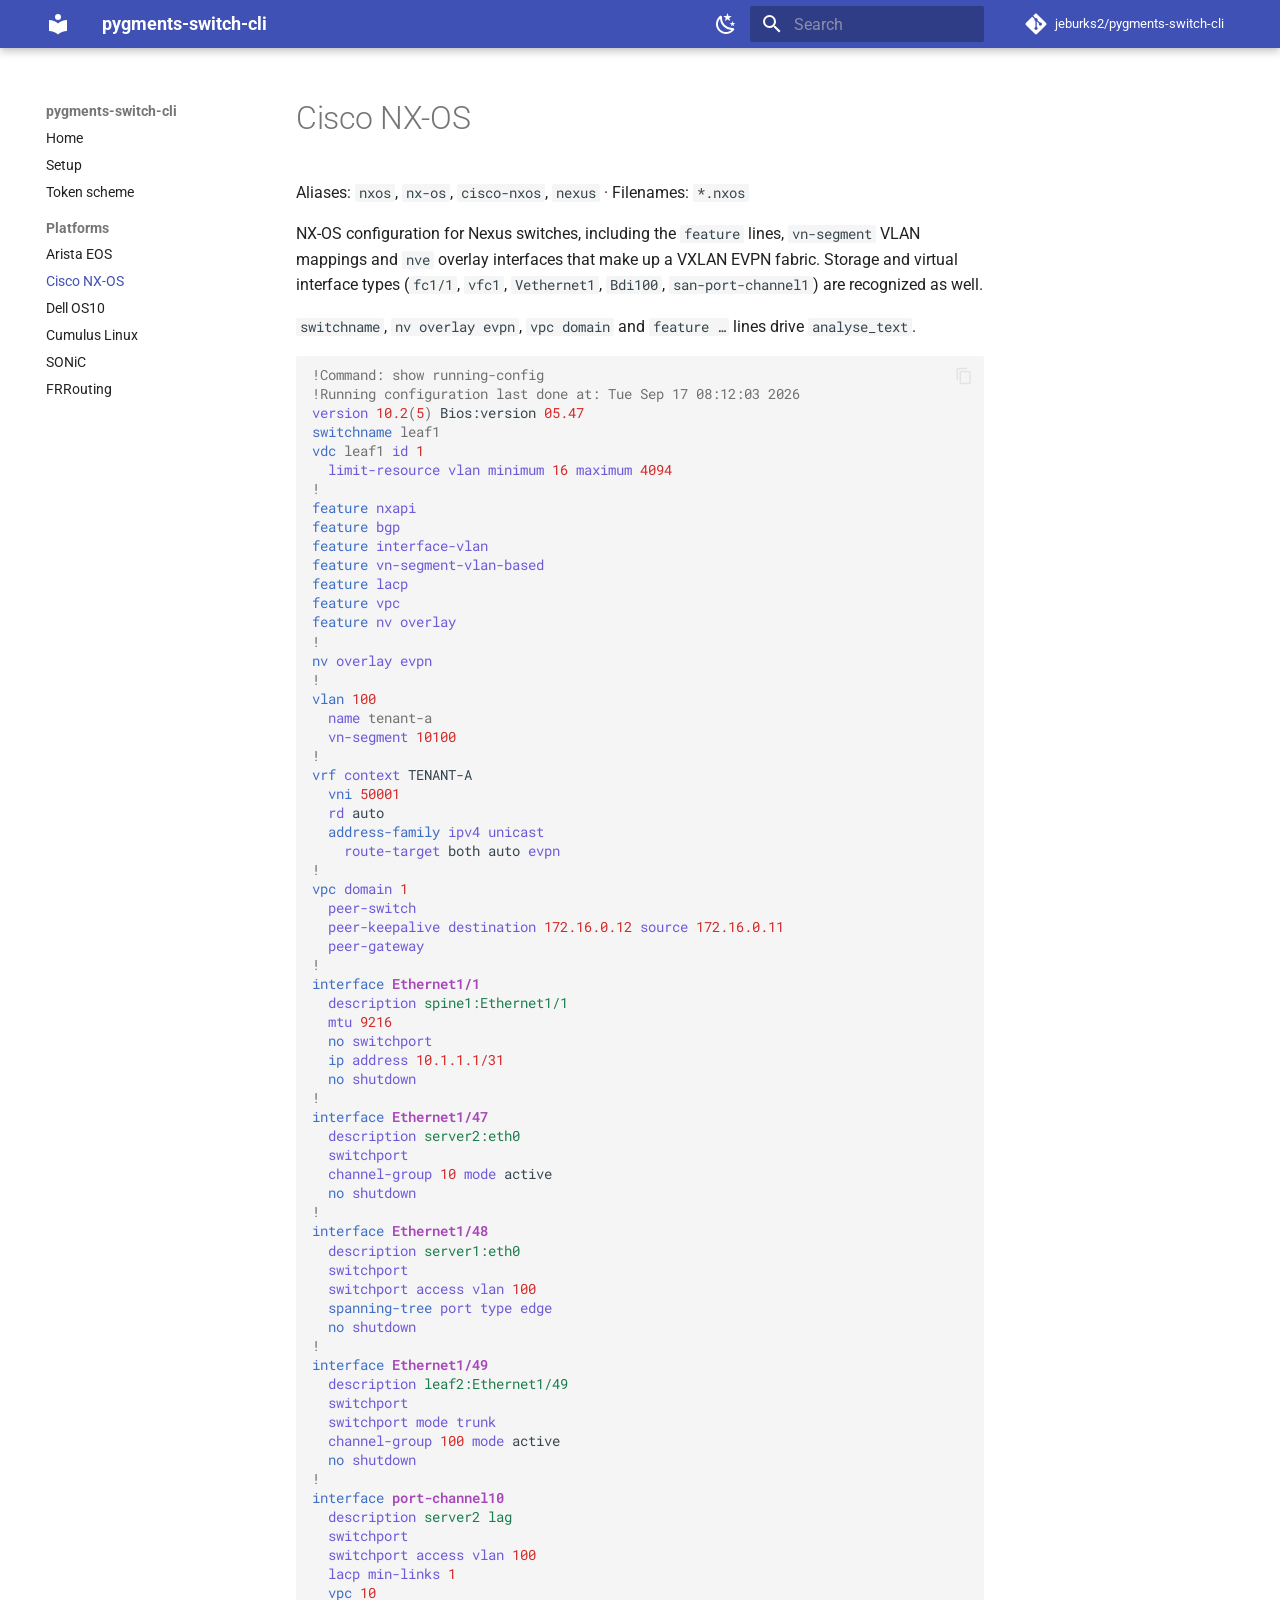
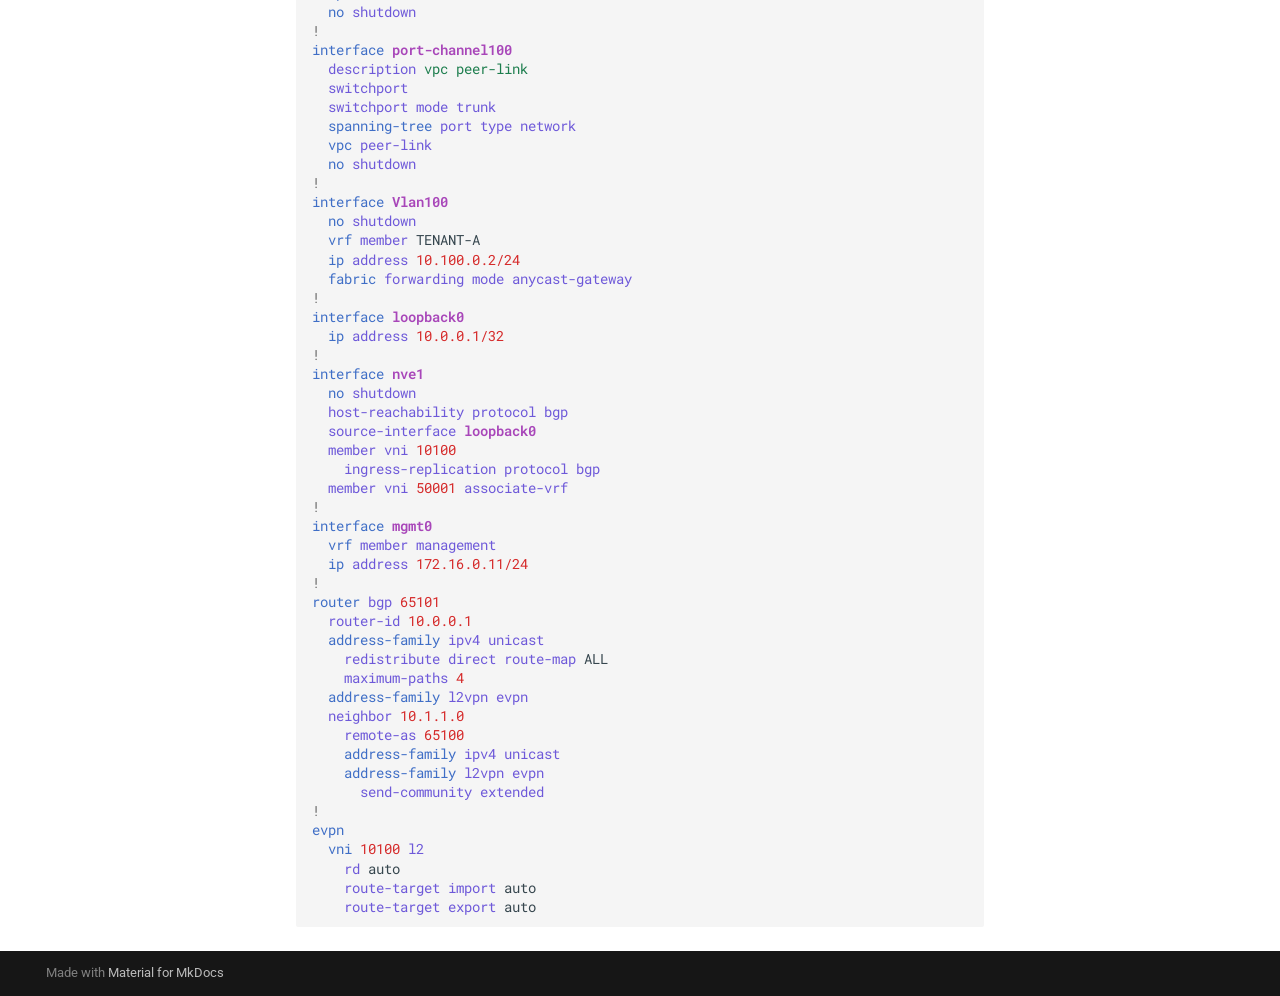
<file: platforms/cisco-nxos/index.html>
<!doctype html>
<html lang="en" class="no-js">
  <head>
    
      <meta charset="utf-8">
      <meta name="viewport" content="width=device-width,initial-scale=1">
      
        <meta name="description" content="Pygments lexers for switch CLIs — Arista EOS, Dell OS10, Cumulus Linux, Cisco NX-OS, SONiC and FRRouting">
      
      
      
        <link rel="canonical" href="https://jeburks2.github.io/pygments-switch-cli/platforms/cisco-nxos/">
      
      
        <link rel="prev" href="../arista-eos/">
      
      
        <link rel="next" href="../dell-os10/">
      
      
        
      
      
      <link rel="icon" href="../../assets/images/favicon.png">
      <meta name="generator" content="mkdocs-1.6.1, mkdocs-material-9.7.7">
    
    
      
        <title>Cisco NX-OS - pygments-switch-cli</title>
      
    
    
      <link rel="stylesheet" href="../../assets/stylesheets/main.ec1eaa64.min.css">
      
        
        <link rel="stylesheet" href="../../assets/stylesheets/palette.ab4e12ef.min.css">
      
      


    
    
      
    
    
      
        
        
        <link rel="preconnect" href="https://fonts.gstatic.com" crossorigin>
        <link rel="stylesheet" href="https://fonts.googleapis.com/css?family=Roboto:300,300i,400,400i,700,700i%7CRoboto+Mono:400,400i,700,700i&display=fallback">
        <style>:root{--md-text-font:"Roboto";--md-code-font:"Roboto Mono"}</style>
      
    
    
      <link rel="stylesheet" href="../../stylesheets/extra.css">
    
    <script>__md_scope=new URL("../..",location),__md_hash=e=>[...e].reduce(((e,_)=>(e<<5)-e+_.charCodeAt(0)),0),__md_get=(e,_=localStorage,t=__md_scope)=>JSON.parse(_.getItem(t.pathname+"."+e)),__md_set=(e,_,t=localStorage,a=__md_scope)=>{try{t.setItem(a.pathname+"."+e,JSON.stringify(_))}catch(e){}}</script>
    
      

    
    
  </head>
  
  
    
    
      
    
    
    
    
    <body dir="ltr" data-md-color-scheme="default" data-md-color-primary="indigo" data-md-color-accent="indigo">
  
    
    <input class="md-toggle" data-md-toggle="drawer" type="checkbox" id="__drawer" autocomplete="off">
    <input class="md-toggle" data-md-toggle="search" type="checkbox" id="__search" autocomplete="off">
    <label class="md-overlay" for="__drawer"></label>
    <div data-md-component="skip">
      
        
        <a href="#cisco-nx-os" class="md-skip">
          Skip to content
        </a>
      
    </div>
    <div data-md-component="announce">
      
    </div>
    
    
      

  

<header class="md-header md-header--shadow" data-md-component="header">
  <nav class="md-header__inner md-grid" aria-label="Header">
    <a href="../.." title="pygments-switch-cli" class="md-header__button md-logo" aria-label="pygments-switch-cli" data-md-component="logo">
      
  
  <svg xmlns="http://www.w3.org/2000/svg" viewBox="0 0 24 24"><path d="M12 8a3 3 0 0 0 3-3 3 3 0 0 0-3-3 3 3 0 0 0-3 3 3 3 0 0 0 3 3m0 3.54C9.64 9.35 6.5 8 3 8v11c3.5 0 6.64 1.35 9 3.54 2.36-2.19 5.5-3.54 9-3.54V8c-3.5 0-6.64 1.35-9 3.54"/></svg>

    </a>
    <label class="md-header__button md-icon" for="__drawer">
      
      <svg xmlns="http://www.w3.org/2000/svg" viewBox="0 0 24 24"><path d="M3 6h18v2H3zm0 5h18v2H3zm0 5h18v2H3z"/></svg>
    </label>
    <div class="md-header__title" data-md-component="header-title">
      <div class="md-header__ellipsis">
        <div class="md-header__topic">
          <span class="md-ellipsis">
            pygments-switch-cli
          </span>
        </div>
        <div class="md-header__topic" data-md-component="header-topic">
          <span class="md-ellipsis">
            
              Cisco NX-OS
            
          </span>
        </div>
      </div>
    </div>
    
      
        <form class="md-header__option" data-md-component="palette">
  
    
    
    
    <input class="md-option" data-md-color-media="(prefers-color-scheme: light)" data-md-color-scheme="default" data-md-color-primary="indigo" data-md-color-accent="indigo"  aria-label="Switch to dark mode"  type="radio" name="__palette" id="__palette_0">
    
      <label class="md-header__button md-icon" title="Switch to dark mode" for="__palette_1" hidden>
        <svg xmlns="http://www.w3.org/2000/svg" viewBox="0 0 24 24"><path d="m17.75 4.09-2.53 1.94.91 3.06-2.63-1.81-2.63 1.81.91-3.06-2.53-1.94L12.44 4l1.06-3 1.06 3zm3.5 6.91-1.64 1.25.59 1.98-1.7-1.17-1.7 1.17.59-1.98L15.75 11l2.06-.05L18.5 9l.69 1.95zm-2.28 4.95c.83-.08 1.72 1.1 1.19 1.85-.32.45-.66.87-1.08 1.27C15.17 23 8.84 23 4.94 19.07c-3.91-3.9-3.91-10.24 0-14.14.4-.4.82-.76 1.27-1.08.75-.53 1.93.36 1.85 1.19-.27 2.86.69 5.83 2.89 8.02a9.96 9.96 0 0 0 8.02 2.89m-1.64 2.02a12.08 12.08 0 0 1-7.8-3.47c-2.17-2.19-3.33-5-3.49-7.82-2.81 3.14-2.7 7.96.31 10.98 3.02 3.01 7.84 3.12 10.98.31"/></svg>
      </label>
    
  
    
    
    
    <input class="md-option" data-md-color-media="(prefers-color-scheme: dark)" data-md-color-scheme="slate" data-md-color-primary="indigo" data-md-color-accent="indigo"  aria-label="Switch to light mode"  type="radio" name="__palette" id="__palette_1">
    
      <label class="md-header__button md-icon" title="Switch to light mode" for="__palette_0" hidden>
        <svg xmlns="http://www.w3.org/2000/svg" viewBox="0 0 24 24"><path d="M12 7a5 5 0 0 1 5 5 5 5 0 0 1-5 5 5 5 0 0 1-5-5 5 5 0 0 1 5-5m0 2a3 3 0 0 0-3 3 3 3 0 0 0 3 3 3 3 0 0 0 3-3 3 3 0 0 0-3-3m0-7 2.39 3.42C13.65 5.15 12.84 5 12 5s-1.65.15-2.39.42zM3.34 7l4.16-.35A7.2 7.2 0 0 0 5.94 8.5c-.44.74-.69 1.5-.83 2.29zm.02 10 1.76-3.77a7.131 7.131 0 0 0 2.38 4.14zM20.65 7l-1.77 3.79a7.02 7.02 0 0 0-2.38-4.15zm-.01 10-4.14.36c.59-.51 1.12-1.14 1.54-1.86.42-.73.69-1.5.83-2.29zM12 22l-2.41-3.44c.74.27 1.55.44 2.41.44.82 0 1.63-.17 2.37-.44z"/></svg>
      </label>
    
  
</form>
      
    
    
      <script>var palette=__md_get("__palette");if(palette&&palette.color){if("(prefers-color-scheme)"===palette.color.media){var media=matchMedia("(prefers-color-scheme: light)"),input=document.querySelector(media.matches?"[data-md-color-media='(prefers-color-scheme: light)']":"[data-md-color-media='(prefers-color-scheme: dark)']");palette.color.media=input.getAttribute("data-md-color-media"),palette.color.scheme=input.getAttribute("data-md-color-scheme"),palette.color.primary=input.getAttribute("data-md-color-primary"),palette.color.accent=input.getAttribute("data-md-color-accent")}for(var[key,value]of Object.entries(palette.color))document.body.setAttribute("data-md-color-"+key,value)}</script>
    
    
    
      
      
        <label class="md-header__button md-icon" for="__search">
          
          <svg xmlns="http://www.w3.org/2000/svg" viewBox="0 0 24 24"><path d="M9.5 3A6.5 6.5 0 0 1 16 9.5c0 1.61-.59 3.09-1.56 4.23l.27.27h.79l5 5-1.5 1.5-5-5v-.79l-.27-.27A6.52 6.52 0 0 1 9.5 16 6.5 6.5 0 0 1 3 9.5 6.5 6.5 0 0 1 9.5 3m0 2C7 5 5 7 5 9.5S7 14 9.5 14 14 12 14 9.5 12 5 9.5 5"/></svg>
        </label>
        <div class="md-search" data-md-component="search" role="dialog">
  <label class="md-search__overlay" for="__search"></label>
  <div class="md-search__inner" role="search">
    <form class="md-search__form" name="search">
      <input type="text" class="md-search__input" name="query" aria-label="Search" placeholder="Search" autocapitalize="off" autocorrect="off" autocomplete="off" spellcheck="false" data-md-component="search-query" required>
      <label class="md-search__icon md-icon" for="__search">
        
        <svg xmlns="http://www.w3.org/2000/svg" viewBox="0 0 24 24"><path d="M9.5 3A6.5 6.5 0 0 1 16 9.5c0 1.61-.59 3.09-1.56 4.23l.27.27h.79l5 5-1.5 1.5-5-5v-.79l-.27-.27A6.52 6.52 0 0 1 9.5 16 6.5 6.5 0 0 1 3 9.5 6.5 6.5 0 0 1 9.5 3m0 2C7 5 5 7 5 9.5S7 14 9.5 14 14 12 14 9.5 12 5 9.5 5"/></svg>
        
        <svg xmlns="http://www.w3.org/2000/svg" viewBox="0 0 24 24"><path d="M20 11v2H8l5.5 5.5-1.42 1.42L4.16 12l7.92-7.92L13.5 5.5 8 11z"/></svg>
      </label>
      <nav class="md-search__options" aria-label="Search">
        
        <button type="reset" class="md-search__icon md-icon" title="Clear" aria-label="Clear" tabindex="-1">
          
          <svg xmlns="http://www.w3.org/2000/svg" viewBox="0 0 24 24"><path d="M19 6.41 17.59 5 12 10.59 6.41 5 5 6.41 10.59 12 5 17.59 6.41 19 12 13.41 17.59 19 19 17.59 13.41 12z"/></svg>
        </button>
      </nav>
      
    </form>
    <div class="md-search__output">
      <div class="md-search__scrollwrap" tabindex="0" data-md-scrollfix>
        <div class="md-search-result" data-md-component="search-result">
          <div class="md-search-result__meta">
            Initializing search
          </div>
          <ol class="md-search-result__list" role="presentation"></ol>
        </div>
      </div>
    </div>
  </div>
</div>
      
    
    
      <div class="md-header__source">
        <a href="https://github.com/jeburks2/pygments-switch-cli" title="Go to repository" class="md-source" data-md-component="source">
  <div class="md-source__icon md-icon">
    
    <svg xmlns="http://www.w3.org/2000/svg" viewBox="0 0 448 512"><!--! Font Awesome Free 7.1.0 by @fontawesome - https://fontawesome.com License - https://fontawesome.com/license/free (Icons: CC BY 4.0, Fonts: SIL OFL 1.1, Code: MIT License) Copyright 2025 Fonticons, Inc.--><path d="M439.6 236.1 244 40.5c-5.4-5.5-12.8-8.5-20.4-8.5s-15 3-20.4 8.4L162.5 81l51.5 51.5c27.1-9.1 52.7 16.8 43.4 43.7l49.7 49.7c34.2-11.8 61.2 31 35.5 56.7-26.5 26.5-70.2-2.9-56-37.3L240.3 199v121.9c25.3 12.5 22.3 41.8 9.1 55-6.4 6.4-15.2 10.1-24.3 10.1s-17.8-3.6-24.3-10.1c-17.6-17.6-11.1-46.9 11.2-56v-123c-20.8-8.5-24.6-30.7-18.6-45L142.6 101 8.5 235.1C3 240.6 0 247.9 0 255.5s3 15 8.5 20.4l195.6 195.7c5.4 5.4 12.7 8.4 20.4 8.4s15-3 20.4-8.4l194.7-194.7c5.4-5.4 8.4-12.8 8.4-20.4s-3-15-8.4-20.4"/></svg>
  </div>
  <div class="md-source__repository">
    jeburks2/pygments-switch-cli
  </div>
</a>
      </div>
    
  </nav>
  
</header>
    
    <div class="md-container" data-md-component="container">
      
      
        
          
        
      
      <main class="md-main" data-md-component="main">
        <div class="md-main__inner md-grid">
          
            
              
              <div class="md-sidebar md-sidebar--primary" data-md-component="sidebar" data-md-type="navigation" >
                <div class="md-sidebar__scrollwrap">
                  <div class="md-sidebar__inner">
                    



<nav class="md-nav md-nav--primary" aria-label="Navigation" data-md-level="0">
  <label class="md-nav__title" for="__drawer">
    <a href="../.." title="pygments-switch-cli" class="md-nav__button md-logo" aria-label="pygments-switch-cli" data-md-component="logo">
      
  
  <svg xmlns="http://www.w3.org/2000/svg" viewBox="0 0 24 24"><path d="M12 8a3 3 0 0 0 3-3 3 3 0 0 0-3-3 3 3 0 0 0-3 3 3 3 0 0 0 3 3m0 3.54C9.64 9.35 6.5 8 3 8v11c3.5 0 6.64 1.35 9 3.54 2.36-2.19 5.5-3.54 9-3.54V8c-3.5 0-6.64 1.35-9 3.54"/></svg>

    </a>
    pygments-switch-cli
  </label>
  
    <div class="md-nav__source">
      <a href="https://github.com/jeburks2/pygments-switch-cli" title="Go to repository" class="md-source" data-md-component="source">
  <div class="md-source__icon md-icon">
    
    <svg xmlns="http://www.w3.org/2000/svg" viewBox="0 0 448 512"><!--! Font Awesome Free 7.1.0 by @fontawesome - https://fontawesome.com License - https://fontawesome.com/license/free (Icons: CC BY 4.0, Fonts: SIL OFL 1.1, Code: MIT License) Copyright 2025 Fonticons, Inc.--><path d="M439.6 236.1 244 40.5c-5.4-5.5-12.8-8.5-20.4-8.5s-15 3-20.4 8.4L162.5 81l51.5 51.5c27.1-9.1 52.7 16.8 43.4 43.7l49.7 49.7c34.2-11.8 61.2 31 35.5 56.7-26.5 26.5-70.2-2.9-56-37.3L240.3 199v121.9c25.3 12.5 22.3 41.8 9.1 55-6.4 6.4-15.2 10.1-24.3 10.1s-17.8-3.6-24.3-10.1c-17.6-17.6-11.1-46.9 11.2-56v-123c-20.8-8.5-24.6-30.7-18.6-45L142.6 101 8.5 235.1C3 240.6 0 247.9 0 255.5s3 15 8.5 20.4l195.6 195.7c5.4 5.4 12.7 8.4 20.4 8.4s15-3 20.4-8.4l194.7-194.7c5.4-5.4 8.4-12.8 8.4-20.4s-3-15-8.4-20.4"/></svg>
  </div>
  <div class="md-source__repository">
    jeburks2/pygments-switch-cli
  </div>
</a>
    </div>
  
  <ul class="md-nav__list" data-md-scrollfix>
    
      
      
  
  
  
  
    <li class="md-nav__item">
      <a href="../.." class="md-nav__link">
        
  
  
  <span class="md-ellipsis">
    
  
    Home
  

    
  </span>
  
  

      </a>
    </li>
  

    
      
      
  
  
  
  
    <li class="md-nav__item">
      <a href="../../setup/" class="md-nav__link">
        
  
  
  <span class="md-ellipsis">
    
  
    Setup
  

    
  </span>
  
  

      </a>
    </li>
  

    
      
      
  
  
  
  
    <li class="md-nav__item">
      <a href="../../tokens/" class="md-nav__link">
        
  
  
  <span class="md-ellipsis">
    
  
    Token scheme
  

    
  </span>
  
  

      </a>
    </li>
  

    
      
      
  
  
    
  
  
  
    
    
    
    
      
        
        
      
    
    
    <li class="md-nav__item md-nav__item--active md-nav__item--section md-nav__item--nested">
      
        
        
        <input class="md-nav__toggle md-toggle " type="checkbox" id="__nav_4" checked>
        
          
          <label class="md-nav__link" for="__nav_4" id="__nav_4_label" tabindex="">
            
  
  
  <span class="md-ellipsis">
    
  
    Platforms
  

    
  </span>
  
  

            <span class="md-nav__icon md-icon"></span>
          </label>
        
        <nav class="md-nav" data-md-level="1" aria-labelledby="__nav_4_label" aria-expanded="true">
          <label class="md-nav__title" for="__nav_4">
            <span class="md-nav__icon md-icon"></span>
            
  
    Platforms
  

          </label>
          <ul class="md-nav__list" data-md-scrollfix>
            
              
                
  
  
  
  
    <li class="md-nav__item">
      <a href="../arista-eos/" class="md-nav__link">
        
  
  
  <span class="md-ellipsis">
    
  
    Arista EOS
  

    
  </span>
  
  

      </a>
    </li>
  

              
            
              
                
  
  
    
  
  
  
    <li class="md-nav__item md-nav__item--active">
      
      <input class="md-nav__toggle md-toggle" type="checkbox" id="__toc">
      
      
        
      
      
      <a href="./" class="md-nav__link md-nav__link--active">
        
  
  
  <span class="md-ellipsis">
    
  
    Cisco NX-OS
  

    
  </span>
  
  

      </a>
      
    </li>
  

              
            
              
                
  
  
  
  
    <li class="md-nav__item">
      <a href="../dell-os10/" class="md-nav__link">
        
  
  
  <span class="md-ellipsis">
    
  
    Dell OS10
  

    
  </span>
  
  

      </a>
    </li>
  

              
            
              
                
  
  
  
  
    <li class="md-nav__item">
      <a href="../cumulus/" class="md-nav__link">
        
  
  
  <span class="md-ellipsis">
    
  
    Cumulus Linux
  

    
  </span>
  
  

      </a>
    </li>
  

              
            
              
                
  
  
  
  
    <li class="md-nav__item">
      <a href="../sonic/" class="md-nav__link">
        
  
  
  <span class="md-ellipsis">
    
  
    SONiC
  

    
  </span>
  
  

      </a>
    </li>
  

              
            
              
                
  
  
  
  
    <li class="md-nav__item">
      <a href="../frr/" class="md-nav__link">
        
  
  
  <span class="md-ellipsis">
    
  
    FRRouting
  

    
  </span>
  
  

      </a>
    </li>
  

              
            
          </ul>
        </nav>
      
    </li>
  

    
  </ul>
</nav>
                  </div>
                </div>
              </div>
            
            
              
              <div class="md-sidebar md-sidebar--secondary" data-md-component="sidebar" data-md-type="toc" >
                <div class="md-sidebar__scrollwrap">
                  <div class="md-sidebar__inner">
                    

<nav class="md-nav md-nav--secondary" aria-label="Table of contents">
  
  
  
    
  
  
</nav>
                  </div>
                </div>
              </div>
            
          
          
            <div class="md-content" data-md-component="content">
              
              <article class="md-content__inner md-typeset">
                
                  


  
  


<h1 id="cisco-nx-os">Cisco NX-OS<a class="headerlink" href="#cisco-nx-os" title="Permanent link">&para;</a></h1>
<p>Aliases: <code>nxos</code>, <code>nx-os</code>, <code>cisco-nxos</code>, <code>nexus</code> · Filenames: <code>*.nxos</code></p>
<p>NX-OS configuration for Nexus switches, including the <code>feature</code> lines,
<code>vn-segment</code> VLAN mappings and <code>nve</code> overlay interfaces that make up a
VXLAN EVPN fabric. Storage and virtual interface types (<code>fc1/1</code>, <code>vfc1</code>,
<code>Vethernet1</code>, <code>Bdi100</code>, <code>san-port-channel1</code>) are recognized as well.</p>
<p><code>switchname</code>, <code>nv overlay evpn</code>, <code>vpc domain</code> and <code>feature …</code> lines drive
<code>analyse_text</code>.</p>
<div class="language-nxos highlight"><pre><span></span><code><span id="__span-0-1"><a id="__codelineno-0-1" name="__codelineno-0-1" href="#__codelineno-0-1"></a><span class="c1">!Command: show running-config</span>
</span><span id="__span-0-2"><a id="__codelineno-0-2" name="__codelineno-0-2" href="#__codelineno-0-2"></a><span class="c1">!Running configuration last done at: Tue Sep 17 08:12:03 2026</span>
</span><span id="__span-0-3"><a id="__codelineno-0-3" name="__codelineno-0-3" href="#__codelineno-0-3"></a><span class="nb">version</span><span class="w"> </span><span class="m">10.2</span><span class="p">(</span><span class="mi">5</span><span class="p">)</span><span class="w"> </span>Bios:version<span class="w"> </span><span class="m">05.47</span>
</span><span id="__span-0-4"><a id="__codelineno-0-4" name="__codelineno-0-4" href="#__codelineno-0-4"></a><span class="k">switchname</span><span class="w"> </span><span class="nv">leaf1</span>
</span><span id="__span-0-5"><a id="__codelineno-0-5" name="__codelineno-0-5" href="#__codelineno-0-5"></a><span class="kn">vdc</span><span class="w"> </span><span class="nv">leaf1</span><span class="w"> </span><span class="nb">id</span><span class="w"> </span><span class="mi">1</span>
</span><span id="__span-0-6"><a id="__codelineno-0-6" name="__codelineno-0-6" href="#__codelineno-0-6"></a><span class="w">  </span><span class="nb">limit-resource</span><span class="w"> </span><span class="nb">vlan</span><span class="w"> </span><span class="nb">minimum</span><span class="w"> </span><span class="mi">16</span><span class="w"> </span><span class="nb">maximum</span><span class="w"> </span><span class="mi">4094</span>
</span><span id="__span-0-7"><a id="__codelineno-0-7" name="__codelineno-0-7" href="#__codelineno-0-7"></a><span class="c1">!</span>
</span><span id="__span-0-8"><a id="__codelineno-0-8" name="__codelineno-0-8" href="#__codelineno-0-8"></a><span class="k">feature</span><span class="w"> </span><span class="nb">nxapi</span>
</span><span id="__span-0-9"><a id="__codelineno-0-9" name="__codelineno-0-9" href="#__codelineno-0-9"></a><span class="k">feature</span><span class="w"> </span><span class="nb">bgp</span>
</span><span id="__span-0-10"><a id="__codelineno-0-10" name="__codelineno-0-10" href="#__codelineno-0-10"></a><span class="k">feature</span><span class="w"> </span><span class="nb">interface-vlan</span>
</span><span id="__span-0-11"><a id="__codelineno-0-11" name="__codelineno-0-11" href="#__codelineno-0-11"></a><span class="k">feature</span><span class="w"> </span><span class="nb">vn-segment-vlan-based</span>
</span><span id="__span-0-12"><a id="__codelineno-0-12" name="__codelineno-0-12" href="#__codelineno-0-12"></a><span class="k">feature</span><span class="w"> </span><span class="nb">lacp</span>
</span><span id="__span-0-13"><a id="__codelineno-0-13" name="__codelineno-0-13" href="#__codelineno-0-13"></a><span class="k">feature</span><span class="w"> </span><span class="nb">vpc</span>
</span><span id="__span-0-14"><a id="__codelineno-0-14" name="__codelineno-0-14" href="#__codelineno-0-14"></a><span class="k">feature</span><span class="w"> </span><span class="nb">nv</span><span class="w"> </span><span class="nb">overlay</span>
</span><span id="__span-0-15"><a id="__codelineno-0-15" name="__codelineno-0-15" href="#__codelineno-0-15"></a><span class="c1">!</span>
</span><span id="__span-0-16"><a id="__codelineno-0-16" name="__codelineno-0-16" href="#__codelineno-0-16"></a><span class="k">nv</span><span class="w"> </span><span class="nb">overlay</span><span class="w"> </span><span class="nb">evpn</span>
</span><span id="__span-0-17"><a id="__codelineno-0-17" name="__codelineno-0-17" href="#__codelineno-0-17"></a><span class="c1">!</span>
</span><span id="__span-0-18"><a id="__codelineno-0-18" name="__codelineno-0-18" href="#__codelineno-0-18"></a><span class="kn">vlan</span><span class="w"> </span><span class="mi">100</span>
</span><span id="__span-0-19"><a id="__codelineno-0-19" name="__codelineno-0-19" href="#__codelineno-0-19"></a><span class="w">  </span><span class="nb">name</span><span class="w"> </span><span class="nv">tenant-a</span>
</span><span id="__span-0-20"><a id="__codelineno-0-20" name="__codelineno-0-20" href="#__codelineno-0-20"></a><span class="w">  </span><span class="nb">vn-segment</span><span class="w"> </span><span class="mi">10100</span>
</span><span id="__span-0-21"><a id="__codelineno-0-21" name="__codelineno-0-21" href="#__codelineno-0-21"></a><span class="c1">!</span>
</span><span id="__span-0-22"><a id="__codelineno-0-22" name="__codelineno-0-22" href="#__codelineno-0-22"></a><span class="kn">vrf</span><span class="w"> </span><span class="nb">context</span><span class="w"> </span>TENANT-A
</span><span id="__span-0-23"><a id="__codelineno-0-23" name="__codelineno-0-23" href="#__codelineno-0-23"></a><span class="w">  </span><span class="kn">vni</span><span class="w"> </span><span class="mi">50001</span>
</span><span id="__span-0-24"><a id="__codelineno-0-24" name="__codelineno-0-24" href="#__codelineno-0-24"></a><span class="w">  </span><span class="nb">rd</span><span class="w"> </span><span class="kc">auto</span>
</span><span id="__span-0-25"><a id="__codelineno-0-25" name="__codelineno-0-25" href="#__codelineno-0-25"></a><span class="w">  </span><span class="kn">address-family</span><span class="w"> </span><span class="nb">ipv4</span><span class="w"> </span><span class="nb">unicast</span>
</span><span id="__span-0-26"><a id="__codelineno-0-26" name="__codelineno-0-26" href="#__codelineno-0-26"></a><span class="w">    </span><span class="nb">route-target</span><span class="w"> </span><span class="kc">both</span><span class="w"> </span><span class="kc">auto</span><span class="w"> </span><span class="nb">evpn</span>
</span><span id="__span-0-27"><a id="__codelineno-0-27" name="__codelineno-0-27" href="#__codelineno-0-27"></a><span class="c1">!</span>
</span><span id="__span-0-28"><a id="__codelineno-0-28" name="__codelineno-0-28" href="#__codelineno-0-28"></a><span class="kn">vpc</span><span class="w"> </span><span class="nb">domain</span><span class="w"> </span><span class="mi">1</span>
</span><span id="__span-0-29"><a id="__codelineno-0-29" name="__codelineno-0-29" href="#__codelineno-0-29"></a><span class="w">  </span><span class="nb">peer-switch</span>
</span><span id="__span-0-30"><a id="__codelineno-0-30" name="__codelineno-0-30" href="#__codelineno-0-30"></a><span class="w">  </span><span class="nb">peer-keepalive</span><span class="w"> </span><span class="nb">destination</span><span class="w"> </span><span class="m">172.16.0.12</span><span class="w"> </span><span class="nb">source</span><span class="w"> </span><span class="m">172.16.0.11</span>
</span><span id="__span-0-31"><a id="__codelineno-0-31" name="__codelineno-0-31" href="#__codelineno-0-31"></a><span class="w">  </span><span class="nb">peer-gateway</span>
</span><span id="__span-0-32"><a id="__codelineno-0-32" name="__codelineno-0-32" href="#__codelineno-0-32"></a><span class="c1">!</span>
</span><span id="__span-0-33"><a id="__codelineno-0-33" name="__codelineno-0-33" href="#__codelineno-0-33"></a><span class="kn">interface</span><span class="w"> </span><span class="nf">Ethernet1/1</span>
</span><span id="__span-0-34"><a id="__codelineno-0-34" name="__codelineno-0-34" href="#__codelineno-0-34"></a><span class="w">  </span><span class="nb">description</span><span class="w"> </span><span class="s">spine1:Ethernet1/1</span>
</span><span id="__span-0-35"><a id="__codelineno-0-35" name="__codelineno-0-35" href="#__codelineno-0-35"></a><span class="w">  </span><span class="nb">mtu</span><span class="w"> </span><span class="mi">9216</span>
</span><span id="__span-0-36"><a id="__codelineno-0-36" name="__codelineno-0-36" href="#__codelineno-0-36"></a><span class="w">  </span><span class="kr">no</span><span class="w"> </span><span class="nb">switchport</span>
</span><span id="__span-0-37"><a id="__codelineno-0-37" name="__codelineno-0-37" href="#__codelineno-0-37"></a><span class="w">  </span><span class="k">ip</span><span class="w"> </span><span class="nb">address</span><span class="w"> </span><span class="m">10.1.1.1/31</span>
</span><span id="__span-0-38"><a id="__codelineno-0-38" name="__codelineno-0-38" href="#__codelineno-0-38"></a><span class="w">  </span><span class="kr">no</span><span class="w"> </span><span class="nb">shutdown</span>
</span><span id="__span-0-39"><a id="__codelineno-0-39" name="__codelineno-0-39" href="#__codelineno-0-39"></a><span class="c1">!</span>
</span><span id="__span-0-40"><a id="__codelineno-0-40" name="__codelineno-0-40" href="#__codelineno-0-40"></a><span class="kn">interface</span><span class="w"> </span><span class="nf">Ethernet1/47</span>
</span><span id="__span-0-41"><a id="__codelineno-0-41" name="__codelineno-0-41" href="#__codelineno-0-41"></a><span class="w">  </span><span class="nb">description</span><span class="w"> </span><span class="s">server2:eth0</span>
</span><span id="__span-0-42"><a id="__codelineno-0-42" name="__codelineno-0-42" href="#__codelineno-0-42"></a><span class="w">  </span><span class="nb">switchport</span>
</span><span id="__span-0-43"><a id="__codelineno-0-43" name="__codelineno-0-43" href="#__codelineno-0-43"></a><span class="w">  </span><span class="nb">channel-group</span><span class="w"> </span><span class="mi">10</span><span class="w"> </span><span class="nb">mode</span><span class="w"> </span><span class="kc">active</span>
</span><span id="__span-0-44"><a id="__codelineno-0-44" name="__codelineno-0-44" href="#__codelineno-0-44"></a><span class="w">  </span><span class="kr">no</span><span class="w"> </span><span class="nb">shutdown</span>
</span><span id="__span-0-45"><a id="__codelineno-0-45" name="__codelineno-0-45" href="#__codelineno-0-45"></a><span class="c1">!</span>
</span><span id="__span-0-46"><a id="__codelineno-0-46" name="__codelineno-0-46" href="#__codelineno-0-46"></a><span class="kn">interface</span><span class="w"> </span><span class="nf">Ethernet1/48</span>
</span><span id="__span-0-47"><a id="__codelineno-0-47" name="__codelineno-0-47" href="#__codelineno-0-47"></a><span class="w">  </span><span class="nb">description</span><span class="w"> </span><span class="s">server1:eth0</span>
</span><span id="__span-0-48"><a id="__codelineno-0-48" name="__codelineno-0-48" href="#__codelineno-0-48"></a><span class="w">  </span><span class="nb">switchport</span>
</span><span id="__span-0-49"><a id="__codelineno-0-49" name="__codelineno-0-49" href="#__codelineno-0-49"></a><span class="w">  </span><span class="nb">switchport</span><span class="w"> </span><span class="nb">access</span><span class="w"> </span><span class="nb">vlan</span><span class="w"> </span><span class="mi">100</span>
</span><span id="__span-0-50"><a id="__codelineno-0-50" name="__codelineno-0-50" href="#__codelineno-0-50"></a><span class="w">  </span><span class="k">spanning-tree</span><span class="w"> </span><span class="nb">port</span><span class="w"> </span><span class="nb">type</span><span class="w"> </span><span class="nb">edge</span>
</span><span id="__span-0-51"><a id="__codelineno-0-51" name="__codelineno-0-51" href="#__codelineno-0-51"></a><span class="w">  </span><span class="kr">no</span><span class="w"> </span><span class="nb">shutdown</span>
</span><span id="__span-0-52"><a id="__codelineno-0-52" name="__codelineno-0-52" href="#__codelineno-0-52"></a><span class="c1">!</span>
</span><span id="__span-0-53"><a id="__codelineno-0-53" name="__codelineno-0-53" href="#__codelineno-0-53"></a><span class="kn">interface</span><span class="w"> </span><span class="nf">Ethernet1/49</span>
</span><span id="__span-0-54"><a id="__codelineno-0-54" name="__codelineno-0-54" href="#__codelineno-0-54"></a><span class="w">  </span><span class="nb">description</span><span class="w"> </span><span class="s">leaf2:Ethernet1/49</span>
</span><span id="__span-0-55"><a id="__codelineno-0-55" name="__codelineno-0-55" href="#__codelineno-0-55"></a><span class="w">  </span><span class="nb">switchport</span>
</span><span id="__span-0-56"><a id="__codelineno-0-56" name="__codelineno-0-56" href="#__codelineno-0-56"></a><span class="w">  </span><span class="nb">switchport</span><span class="w"> </span><span class="nb">mode</span><span class="w"> </span><span class="nb">trunk</span>
</span><span id="__span-0-57"><a id="__codelineno-0-57" name="__codelineno-0-57" href="#__codelineno-0-57"></a><span class="w">  </span><span class="nb">channel-group</span><span class="w"> </span><span class="mi">100</span><span class="w"> </span><span class="nb">mode</span><span class="w"> </span><span class="kc">active</span>
</span><span id="__span-0-58"><a id="__codelineno-0-58" name="__codelineno-0-58" href="#__codelineno-0-58"></a><span class="w">  </span><span class="kr">no</span><span class="w"> </span><span class="nb">shutdown</span>
</span><span id="__span-0-59"><a id="__codelineno-0-59" name="__codelineno-0-59" href="#__codelineno-0-59"></a><span class="c1">!</span>
</span><span id="__span-0-60"><a id="__codelineno-0-60" name="__codelineno-0-60" href="#__codelineno-0-60"></a><span class="kn">interface</span><span class="w"> </span><span class="nf">port-channel10</span>
</span><span id="__span-0-61"><a id="__codelineno-0-61" name="__codelineno-0-61" href="#__codelineno-0-61"></a><span class="w">  </span><span class="nb">description</span><span class="w"> </span><span class="s">server2 lag</span>
</span><span id="__span-0-62"><a id="__codelineno-0-62" name="__codelineno-0-62" href="#__codelineno-0-62"></a><span class="w">  </span><span class="nb">switchport</span>
</span><span id="__span-0-63"><a id="__codelineno-0-63" name="__codelineno-0-63" href="#__codelineno-0-63"></a><span class="w">  </span><span class="nb">switchport</span><span class="w"> </span><span class="nb">access</span><span class="w"> </span><span class="nb">vlan</span><span class="w"> </span><span class="mi">100</span>
</span><span id="__span-0-64"><a id="__codelineno-0-64" name="__codelineno-0-64" href="#__codelineno-0-64"></a><span class="w">  </span><span class="nb">lacp</span><span class="w"> </span><span class="nb">min-links</span><span class="w"> </span><span class="mi">1</span>
</span><span id="__span-0-65"><a id="__codelineno-0-65" name="__codelineno-0-65" href="#__codelineno-0-65"></a><span class="w">  </span><span class="kn">vpc</span><span class="w"> </span><span class="mi">10</span>
</span><span id="__span-0-66"><a id="__codelineno-0-66" name="__codelineno-0-66" href="#__codelineno-0-66"></a><span class="w">  </span><span class="kr">no</span><span class="w"> </span><span class="nb">shutdown</span>
</span><span id="__span-0-67"><a id="__codelineno-0-67" name="__codelineno-0-67" href="#__codelineno-0-67"></a><span class="c1">!</span>
</span><span id="__span-0-68"><a id="__codelineno-0-68" name="__codelineno-0-68" href="#__codelineno-0-68"></a><span class="kn">interface</span><span class="w"> </span><span class="nf">port-channel100</span>
</span><span id="__span-0-69"><a id="__codelineno-0-69" name="__codelineno-0-69" href="#__codelineno-0-69"></a><span class="w">  </span><span class="nb">description</span><span class="w"> </span><span class="s">vpc peer-link</span>
</span><span id="__span-0-70"><a id="__codelineno-0-70" name="__codelineno-0-70" href="#__codelineno-0-70"></a><span class="w">  </span><span class="nb">switchport</span>
</span><span id="__span-0-71"><a id="__codelineno-0-71" name="__codelineno-0-71" href="#__codelineno-0-71"></a><span class="w">  </span><span class="nb">switchport</span><span class="w"> </span><span class="nb">mode</span><span class="w"> </span><span class="nb">trunk</span>
</span><span id="__span-0-72"><a id="__codelineno-0-72" name="__codelineno-0-72" href="#__codelineno-0-72"></a><span class="w">  </span><span class="k">spanning-tree</span><span class="w"> </span><span class="nb">port</span><span class="w"> </span><span class="nb">type</span><span class="w"> </span><span class="nb">network</span>
</span><span id="__span-0-73"><a id="__codelineno-0-73" name="__codelineno-0-73" href="#__codelineno-0-73"></a><span class="w">  </span><span class="kn">vpc</span><span class="w"> </span><span class="nb">peer-link</span>
</span><span id="__span-0-74"><a id="__codelineno-0-74" name="__codelineno-0-74" href="#__codelineno-0-74"></a><span class="w">  </span><span class="kr">no</span><span class="w"> </span><span class="nb">shutdown</span>
</span><span id="__span-0-75"><a id="__codelineno-0-75" name="__codelineno-0-75" href="#__codelineno-0-75"></a><span class="c1">!</span>
</span><span id="__span-0-76"><a id="__codelineno-0-76" name="__codelineno-0-76" href="#__codelineno-0-76"></a><span class="kn">interface</span><span class="w"> </span><span class="nf">Vlan100</span>
</span><span id="__span-0-77"><a id="__codelineno-0-77" name="__codelineno-0-77" href="#__codelineno-0-77"></a><span class="w">  </span><span class="kr">no</span><span class="w"> </span><span class="nb">shutdown</span>
</span><span id="__span-0-78"><a id="__codelineno-0-78" name="__codelineno-0-78" href="#__codelineno-0-78"></a><span class="w">  </span><span class="kn">vrf</span><span class="w"> </span><span class="nb">member</span><span class="w"> </span>TENANT-A
</span><span id="__span-0-79"><a id="__codelineno-0-79" name="__codelineno-0-79" href="#__codelineno-0-79"></a><span class="w">  </span><span class="k">ip</span><span class="w"> </span><span class="nb">address</span><span class="w"> </span><span class="m">10.100.0.2/24</span>
</span><span id="__span-0-80"><a id="__codelineno-0-80" name="__codelineno-0-80" href="#__codelineno-0-80"></a><span class="w">  </span><span class="kn">fabric</span><span class="w"> </span><span class="nb">forwarding</span><span class="w"> </span><span class="nb">mode</span><span class="w"> </span><span class="nb">anycast-gateway</span>
</span><span id="__span-0-81"><a id="__codelineno-0-81" name="__codelineno-0-81" href="#__codelineno-0-81"></a><span class="c1">!</span>
</span><span id="__span-0-82"><a id="__codelineno-0-82" name="__codelineno-0-82" href="#__codelineno-0-82"></a><span class="kn">interface</span><span class="w"> </span><span class="nf">loopback0</span>
</span><span id="__span-0-83"><a id="__codelineno-0-83" name="__codelineno-0-83" href="#__codelineno-0-83"></a><span class="w">  </span><span class="k">ip</span><span class="w"> </span><span class="nb">address</span><span class="w"> </span><span class="m">10.0.0.1/32</span>
</span><span id="__span-0-84"><a id="__codelineno-0-84" name="__codelineno-0-84" href="#__codelineno-0-84"></a><span class="c1">!</span>
</span><span id="__span-0-85"><a id="__codelineno-0-85" name="__codelineno-0-85" href="#__codelineno-0-85"></a><span class="kn">interface</span><span class="w"> </span><span class="nf">nve1</span>
</span><span id="__span-0-86"><a id="__codelineno-0-86" name="__codelineno-0-86" href="#__codelineno-0-86"></a><span class="w">  </span><span class="kr">no</span><span class="w"> </span><span class="nb">shutdown</span>
</span><span id="__span-0-87"><a id="__codelineno-0-87" name="__codelineno-0-87" href="#__codelineno-0-87"></a><span class="w">  </span><span class="nb">host-reachability</span><span class="w"> </span><span class="nb">protocol</span><span class="w"> </span><span class="nb">bgp</span>
</span><span id="__span-0-88"><a id="__codelineno-0-88" name="__codelineno-0-88" href="#__codelineno-0-88"></a><span class="w">  </span><span class="nb">source-interface</span><span class="w"> </span><span class="nf">loopback0</span>
</span><span id="__span-0-89"><a id="__codelineno-0-89" name="__codelineno-0-89" href="#__codelineno-0-89"></a><span class="w">  </span><span class="nb">member</span><span class="w"> </span><span class="nb">vni</span><span class="w"> </span><span class="mi">10100</span>
</span><span id="__span-0-90"><a id="__codelineno-0-90" name="__codelineno-0-90" href="#__codelineno-0-90"></a><span class="w">    </span><span class="nb">ingress-replication</span><span class="w"> </span><span class="nb">protocol</span><span class="w"> </span><span class="nb">bgp</span>
</span><span id="__span-0-91"><a id="__codelineno-0-91" name="__codelineno-0-91" href="#__codelineno-0-91"></a><span class="w">  </span><span class="nb">member</span><span class="w"> </span><span class="nb">vni</span><span class="w"> </span><span class="mi">50001</span><span class="w"> </span><span class="nb">associate-vrf</span>
</span><span id="__span-0-92"><a id="__codelineno-0-92" name="__codelineno-0-92" href="#__codelineno-0-92"></a><span class="c1">!</span>
</span><span id="__span-0-93"><a id="__codelineno-0-93" name="__codelineno-0-93" href="#__codelineno-0-93"></a><span class="kn">interface</span><span class="w"> </span><span class="nf">mgmt0</span>
</span><span id="__span-0-94"><a id="__codelineno-0-94" name="__codelineno-0-94" href="#__codelineno-0-94"></a><span class="w">  </span><span class="kn">vrf</span><span class="w"> </span><span class="nb">member</span><span class="w"> </span><span class="nb">management</span>
</span><span id="__span-0-95"><a id="__codelineno-0-95" name="__codelineno-0-95" href="#__codelineno-0-95"></a><span class="w">  </span><span class="k">ip</span><span class="w"> </span><span class="nb">address</span><span class="w"> </span><span class="m">172.16.0.11/24</span>
</span><span id="__span-0-96"><a id="__codelineno-0-96" name="__codelineno-0-96" href="#__codelineno-0-96"></a><span class="c1">!</span>
</span><span id="__span-0-97"><a id="__codelineno-0-97" name="__codelineno-0-97" href="#__codelineno-0-97"></a><span class="kn">router</span><span class="w"> </span><span class="nb">bgp</span><span class="w"> </span><span class="mi">65101</span>
</span><span id="__span-0-98"><a id="__codelineno-0-98" name="__codelineno-0-98" href="#__codelineno-0-98"></a><span class="w">  </span><span class="nb">router-id</span><span class="w"> </span><span class="m">10.0.0.1</span>
</span><span id="__span-0-99"><a id="__codelineno-0-99" name="__codelineno-0-99" href="#__codelineno-0-99"></a><span class="w">  </span><span class="kn">address-family</span><span class="w"> </span><span class="nb">ipv4</span><span class="w"> </span><span class="nb">unicast</span>
</span><span id="__span-0-100"><a id="__codelineno-0-100" name="__codelineno-0-100" href="#__codelineno-0-100"></a><span class="w">    </span><span class="nb">redistribute</span><span class="w"> </span><span class="nb">direct</span><span class="w"> </span><span class="nb">route-map</span><span class="w"> </span><span class="kc">ALL</span>
</span><span id="__span-0-101"><a id="__codelineno-0-101" name="__codelineno-0-101" href="#__codelineno-0-101"></a><span class="w">    </span><span class="nb">maximum-paths</span><span class="w"> </span><span class="mi">4</span>
</span><span id="__span-0-102"><a id="__codelineno-0-102" name="__codelineno-0-102" href="#__codelineno-0-102"></a><span class="w">  </span><span class="kn">address-family</span><span class="w"> </span><span class="nb">l2vpn</span><span class="w"> </span><span class="nb">evpn</span>
</span><span id="__span-0-103"><a id="__codelineno-0-103" name="__codelineno-0-103" href="#__codelineno-0-103"></a><span class="w">  </span><span class="nb">neighbor</span><span class="w"> </span><span class="m">10.1.1.0</span>
</span><span id="__span-0-104"><a id="__codelineno-0-104" name="__codelineno-0-104" href="#__codelineno-0-104"></a><span class="w">    </span><span class="nb">remote-as</span><span class="w"> </span><span class="mi">65100</span>
</span><span id="__span-0-105"><a id="__codelineno-0-105" name="__codelineno-0-105" href="#__codelineno-0-105"></a><span class="w">    </span><span class="kn">address-family</span><span class="w"> </span><span class="nb">ipv4</span><span class="w"> </span><span class="nb">unicast</span>
</span><span id="__span-0-106"><a id="__codelineno-0-106" name="__codelineno-0-106" href="#__codelineno-0-106"></a><span class="w">    </span><span class="kn">address-family</span><span class="w"> </span><span class="nb">l2vpn</span><span class="w"> </span><span class="nb">evpn</span>
</span><span id="__span-0-107"><a id="__codelineno-0-107" name="__codelineno-0-107" href="#__codelineno-0-107"></a><span class="w">      </span><span class="nb">send-community</span><span class="w"> </span><span class="nb">extended</span>
</span><span id="__span-0-108"><a id="__codelineno-0-108" name="__codelineno-0-108" href="#__codelineno-0-108"></a><span class="c1">!</span>
</span><span id="__span-0-109"><a id="__codelineno-0-109" name="__codelineno-0-109" href="#__codelineno-0-109"></a><span class="kn">evpn</span>
</span><span id="__span-0-110"><a id="__codelineno-0-110" name="__codelineno-0-110" href="#__codelineno-0-110"></a><span class="w">  </span><span class="kn">vni</span><span class="w"> </span><span class="mi">10100</span><span class="w"> </span><span class="nb">l2</span>
</span><span id="__span-0-111"><a id="__codelineno-0-111" name="__codelineno-0-111" href="#__codelineno-0-111"></a><span class="w">    </span><span class="nb">rd</span><span class="w"> </span><span class="kc">auto</span>
</span><span id="__span-0-112"><a id="__codelineno-0-112" name="__codelineno-0-112" href="#__codelineno-0-112"></a><span class="w">    </span><span class="nb">route-target</span><span class="w"> </span><span class="nb">import</span><span class="w"> </span><span class="kc">auto</span>
</span><span id="__span-0-113"><a id="__codelineno-0-113" name="__codelineno-0-113" href="#__codelineno-0-113"></a><span class="w">    </span><span class="nb">route-target</span><span class="w"> </span><span class="nb">export</span><span class="w"> </span><span class="kc">auto</span>
</span></code></pre></div>












                
              </article>
            </div>
          
          
<script>var target=document.getElementById(location.hash.slice(1));target&&target.name&&(target.checked=target.name.startsWith("__tabbed_"))</script>
        </div>
        
          <button type="button" class="md-top md-icon" data-md-component="top" hidden>
  
  <svg xmlns="http://www.w3.org/2000/svg" viewBox="0 0 24 24"><path d="M13 20h-2V8l-5.5 5.5-1.42-1.42L12 4.16l7.92 7.92-1.42 1.42L13 8z"/></svg>
  Back to top
</button>
        
      </main>
      
        <footer class="md-footer">
  
  <div class="md-footer-meta md-typeset">
    <div class="md-footer-meta__inner md-grid">
      <div class="md-copyright">
  
  
    Made with
    <a href="https://squidfunk.github.io/mkdocs-material/" target="_blank" rel="noopener">
      Material for MkDocs
    </a>
  
</div>
      
    </div>
  </div>
</footer>
      
    </div>
    <div class="md-dialog" data-md-component="dialog">
      <div class="md-dialog__inner md-typeset"></div>
    </div>
    
    
    
      
      
      <script id="__config" type="application/json">{"annotate": null, "base": "../..", "features": ["content.code.copy", "navigation.sections", "navigation.top", "toc.follow"], "search": "../../assets/javascripts/workers/search.2c215733.min.js", "tags": null, "translations": {"clipboard.copied": "Copied to clipboard", "clipboard.copy": "Copy to clipboard", "search.result.more.one": "1 more on this page", "search.result.more.other": "# more on this page", "search.result.none": "No matching documents", "search.result.one": "1 matching document", "search.result.other": "# matching documents", "search.result.placeholder": "Type to start searching", "search.result.term.missing": "Missing", "select.version": "Select version"}, "version": null}</script>
    
    
      <script src="../../assets/javascripts/bundle.d7400e89.min.js"></script>
      
    
  </body>
</html>
</file>
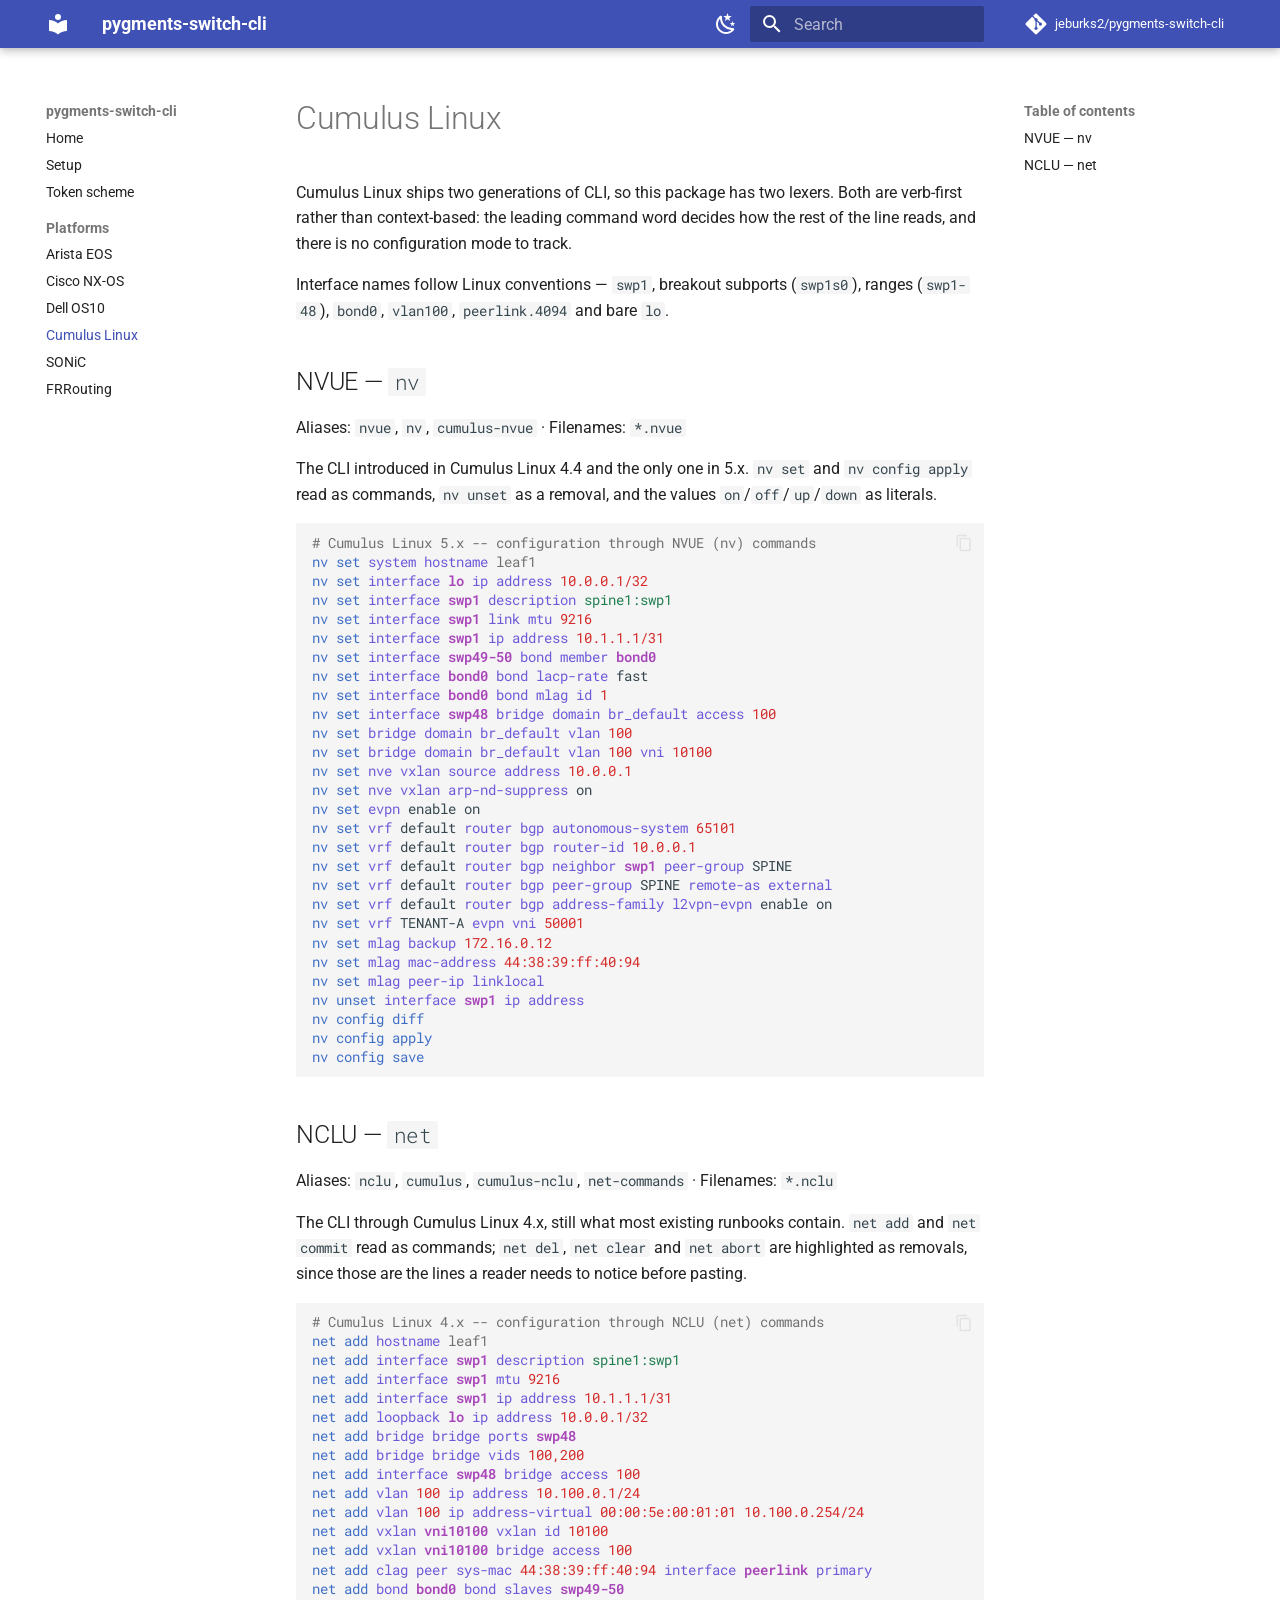
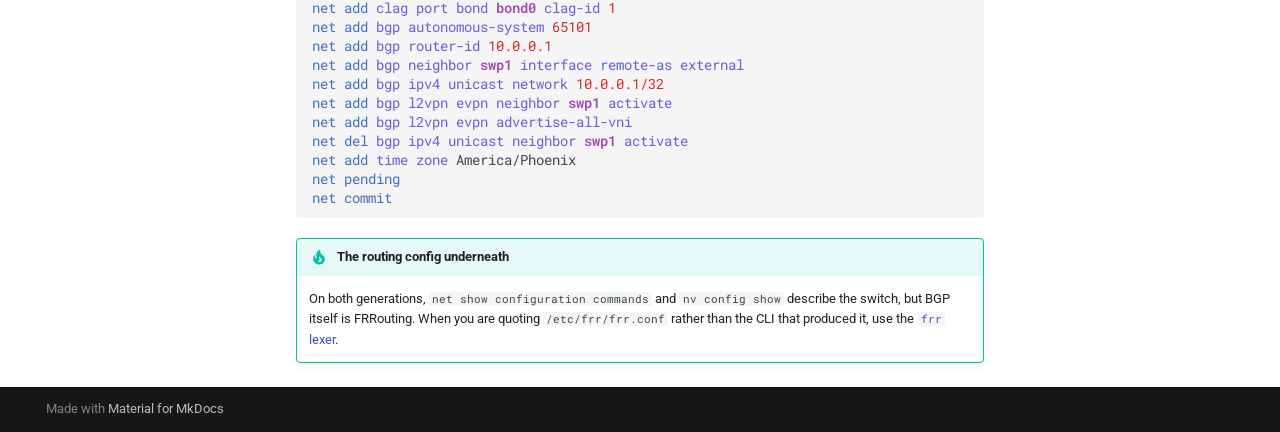
<file: platforms/cumulus/index.html>
<!doctype html>
<html lang="en" class="no-js">
  <head>
    
      <meta charset="utf-8">
      <meta name="viewport" content="width=device-width,initial-scale=1">
      
        <meta name="description" content="Pygments lexers for switch CLIs — Arista EOS, Dell OS10, Cumulus Linux, Cisco NX-OS, SONiC and FRRouting">
      
      
      
        <link rel="canonical" href="https://jeburks2.github.io/pygments-switch-cli/platforms/cumulus/">
      
      
        <link rel="prev" href="../dell-os10/">
      
      
        <link rel="next" href="../sonic/">
      
      
        
      
      
      <link rel="icon" href="../../assets/images/favicon.png">
      <meta name="generator" content="mkdocs-1.6.1, mkdocs-material-9.7.7">
    
    
      
        <title>Cumulus Linux - pygments-switch-cli</title>
      
    
    
      <link rel="stylesheet" href="../../assets/stylesheets/main.ec1eaa64.min.css">
      
        
        <link rel="stylesheet" href="../../assets/stylesheets/palette.ab4e12ef.min.css">
      
      


    
    
      
    
    
      
        
        
        <link rel="preconnect" href="https://fonts.gstatic.com" crossorigin>
        <link rel="stylesheet" href="https://fonts.googleapis.com/css?family=Roboto:300,300i,400,400i,700,700i%7CRoboto+Mono:400,400i,700,700i&display=fallback">
        <style>:root{--md-text-font:"Roboto";--md-code-font:"Roboto Mono"}</style>
      
    
    
      <link rel="stylesheet" href="../../stylesheets/extra.css">
    
    <script>__md_scope=new URL("../..",location),__md_hash=e=>[...e].reduce(((e,_)=>(e<<5)-e+_.charCodeAt(0)),0),__md_get=(e,_=localStorage,t=__md_scope)=>JSON.parse(_.getItem(t.pathname+"."+e)),__md_set=(e,_,t=localStorage,a=__md_scope)=>{try{t.setItem(a.pathname+"."+e,JSON.stringify(_))}catch(e){}}</script>
    
      

    
    
  </head>
  
  
    
    
      
    
    
    
    
    <body dir="ltr" data-md-color-scheme="default" data-md-color-primary="indigo" data-md-color-accent="indigo">
  
    
    <input class="md-toggle" data-md-toggle="drawer" type="checkbox" id="__drawer" autocomplete="off">
    <input class="md-toggle" data-md-toggle="search" type="checkbox" id="__search" autocomplete="off">
    <label class="md-overlay" for="__drawer"></label>
    <div data-md-component="skip">
      
        
        <a href="#cumulus-linux" class="md-skip">
          Skip to content
        </a>
      
    </div>
    <div data-md-component="announce">
      
    </div>
    
    
      

  

<header class="md-header md-header--shadow" data-md-component="header">
  <nav class="md-header__inner md-grid" aria-label="Header">
    <a href="../.." title="pygments-switch-cli" class="md-header__button md-logo" aria-label="pygments-switch-cli" data-md-component="logo">
      
  
  <svg xmlns="http://www.w3.org/2000/svg" viewBox="0 0 24 24"><path d="M12 8a3 3 0 0 0 3-3 3 3 0 0 0-3-3 3 3 0 0 0-3 3 3 3 0 0 0 3 3m0 3.54C9.64 9.35 6.5 8 3 8v11c3.5 0 6.64 1.35 9 3.54 2.36-2.19 5.5-3.54 9-3.54V8c-3.5 0-6.64 1.35-9 3.54"/></svg>

    </a>
    <label class="md-header__button md-icon" for="__drawer">
      
      <svg xmlns="http://www.w3.org/2000/svg" viewBox="0 0 24 24"><path d="M3 6h18v2H3zm0 5h18v2H3zm0 5h18v2H3z"/></svg>
    </label>
    <div class="md-header__title" data-md-component="header-title">
      <div class="md-header__ellipsis">
        <div class="md-header__topic">
          <span class="md-ellipsis">
            pygments-switch-cli
          </span>
        </div>
        <div class="md-header__topic" data-md-component="header-topic">
          <span class="md-ellipsis">
            
              Cumulus Linux
            
          </span>
        </div>
      </div>
    </div>
    
      
        <form class="md-header__option" data-md-component="palette">
  
    
    
    
    <input class="md-option" data-md-color-media="(prefers-color-scheme: light)" data-md-color-scheme="default" data-md-color-primary="indigo" data-md-color-accent="indigo"  aria-label="Switch to dark mode"  type="radio" name="__palette" id="__palette_0">
    
      <label class="md-header__button md-icon" title="Switch to dark mode" for="__palette_1" hidden>
        <svg xmlns="http://www.w3.org/2000/svg" viewBox="0 0 24 24"><path d="m17.75 4.09-2.53 1.94.91 3.06-2.63-1.81-2.63 1.81.91-3.06-2.53-1.94L12.44 4l1.06-3 1.06 3zm3.5 6.91-1.64 1.25.59 1.98-1.7-1.17-1.7 1.17.59-1.98L15.75 11l2.06-.05L18.5 9l.69 1.95zm-2.28 4.95c.83-.08 1.72 1.1 1.19 1.85-.32.45-.66.87-1.08 1.27C15.17 23 8.84 23 4.94 19.07c-3.91-3.9-3.91-10.24 0-14.14.4-.4.82-.76 1.27-1.08.75-.53 1.93.36 1.85 1.19-.27 2.86.69 5.83 2.89 8.02a9.96 9.96 0 0 0 8.02 2.89m-1.64 2.02a12.08 12.08 0 0 1-7.8-3.47c-2.17-2.19-3.33-5-3.49-7.82-2.81 3.14-2.7 7.96.31 10.98 3.02 3.01 7.84 3.12 10.98.31"/></svg>
      </label>
    
  
    
    
    
    <input class="md-option" data-md-color-media="(prefers-color-scheme: dark)" data-md-color-scheme="slate" data-md-color-primary="indigo" data-md-color-accent="indigo"  aria-label="Switch to light mode"  type="radio" name="__palette" id="__palette_1">
    
      <label class="md-header__button md-icon" title="Switch to light mode" for="__palette_0" hidden>
        <svg xmlns="http://www.w3.org/2000/svg" viewBox="0 0 24 24"><path d="M12 7a5 5 0 0 1 5 5 5 5 0 0 1-5 5 5 5 0 0 1-5-5 5 5 0 0 1 5-5m0 2a3 3 0 0 0-3 3 3 3 0 0 0 3 3 3 3 0 0 0 3-3 3 3 0 0 0-3-3m0-7 2.39 3.42C13.65 5.15 12.84 5 12 5s-1.65.15-2.39.42zM3.34 7l4.16-.35A7.2 7.2 0 0 0 5.94 8.5c-.44.74-.69 1.5-.83 2.29zm.02 10 1.76-3.77a7.131 7.131 0 0 0 2.38 4.14zM20.65 7l-1.77 3.79a7.02 7.02 0 0 0-2.38-4.15zm-.01 10-4.14.36c.59-.51 1.12-1.14 1.54-1.86.42-.73.69-1.5.83-2.29zM12 22l-2.41-3.44c.74.27 1.55.44 2.41.44.82 0 1.63-.17 2.37-.44z"/></svg>
      </label>
    
  
</form>
      
    
    
      <script>var palette=__md_get("__palette");if(palette&&palette.color){if("(prefers-color-scheme)"===palette.color.media){var media=matchMedia("(prefers-color-scheme: light)"),input=document.querySelector(media.matches?"[data-md-color-media='(prefers-color-scheme: light)']":"[data-md-color-media='(prefers-color-scheme: dark)']");palette.color.media=input.getAttribute("data-md-color-media"),palette.color.scheme=input.getAttribute("data-md-color-scheme"),palette.color.primary=input.getAttribute("data-md-color-primary"),palette.color.accent=input.getAttribute("data-md-color-accent")}for(var[key,value]of Object.entries(palette.color))document.body.setAttribute("data-md-color-"+key,value)}</script>
    
    
    
      
      
        <label class="md-header__button md-icon" for="__search">
          
          <svg xmlns="http://www.w3.org/2000/svg" viewBox="0 0 24 24"><path d="M9.5 3A6.5 6.5 0 0 1 16 9.5c0 1.61-.59 3.09-1.56 4.23l.27.27h.79l5 5-1.5 1.5-5-5v-.79l-.27-.27A6.52 6.52 0 0 1 9.5 16 6.5 6.5 0 0 1 3 9.5 6.5 6.5 0 0 1 9.5 3m0 2C7 5 5 7 5 9.5S7 14 9.5 14 14 12 14 9.5 12 5 9.5 5"/></svg>
        </label>
        <div class="md-search" data-md-component="search" role="dialog">
  <label class="md-search__overlay" for="__search"></label>
  <div class="md-search__inner" role="search">
    <form class="md-search__form" name="search">
      <input type="text" class="md-search__input" name="query" aria-label="Search" placeholder="Search" autocapitalize="off" autocorrect="off" autocomplete="off" spellcheck="false" data-md-component="search-query" required>
      <label class="md-search__icon md-icon" for="__search">
        
        <svg xmlns="http://www.w3.org/2000/svg" viewBox="0 0 24 24"><path d="M9.5 3A6.5 6.5 0 0 1 16 9.5c0 1.61-.59 3.09-1.56 4.23l.27.27h.79l5 5-1.5 1.5-5-5v-.79l-.27-.27A6.52 6.52 0 0 1 9.5 16 6.5 6.5 0 0 1 3 9.5 6.5 6.5 0 0 1 9.5 3m0 2C7 5 5 7 5 9.5S7 14 9.5 14 14 12 14 9.5 12 5 9.5 5"/></svg>
        
        <svg xmlns="http://www.w3.org/2000/svg" viewBox="0 0 24 24"><path d="M20 11v2H8l5.5 5.5-1.42 1.42L4.16 12l7.92-7.92L13.5 5.5 8 11z"/></svg>
      </label>
      <nav class="md-search__options" aria-label="Search">
        
        <button type="reset" class="md-search__icon md-icon" title="Clear" aria-label="Clear" tabindex="-1">
          
          <svg xmlns="http://www.w3.org/2000/svg" viewBox="0 0 24 24"><path d="M19 6.41 17.59 5 12 10.59 6.41 5 5 6.41 10.59 12 5 17.59 6.41 19 12 13.41 17.59 19 19 17.59 13.41 12z"/></svg>
        </button>
      </nav>
      
    </form>
    <div class="md-search__output">
      <div class="md-search__scrollwrap" tabindex="0" data-md-scrollfix>
        <div class="md-search-result" data-md-component="search-result">
          <div class="md-search-result__meta">
            Initializing search
          </div>
          <ol class="md-search-result__list" role="presentation"></ol>
        </div>
      </div>
    </div>
  </div>
</div>
      
    
    
      <div class="md-header__source">
        <a href="https://github.com/jeburks2/pygments-switch-cli" title="Go to repository" class="md-source" data-md-component="source">
  <div class="md-source__icon md-icon">
    
    <svg xmlns="http://www.w3.org/2000/svg" viewBox="0 0 448 512"><!--! Font Awesome Free 7.1.0 by @fontawesome - https://fontawesome.com License - https://fontawesome.com/license/free (Icons: CC BY 4.0, Fonts: SIL OFL 1.1, Code: MIT License) Copyright 2025 Fonticons, Inc.--><path d="M439.6 236.1 244 40.5c-5.4-5.5-12.8-8.5-20.4-8.5s-15 3-20.4 8.4L162.5 81l51.5 51.5c27.1-9.1 52.7 16.8 43.4 43.7l49.7 49.7c34.2-11.8 61.2 31 35.5 56.7-26.5 26.5-70.2-2.9-56-37.3L240.3 199v121.9c25.3 12.5 22.3 41.8 9.1 55-6.4 6.4-15.2 10.1-24.3 10.1s-17.8-3.6-24.3-10.1c-17.6-17.6-11.1-46.9 11.2-56v-123c-20.8-8.5-24.6-30.7-18.6-45L142.6 101 8.5 235.1C3 240.6 0 247.9 0 255.5s3 15 8.5 20.4l195.6 195.7c5.4 5.4 12.7 8.4 20.4 8.4s15-3 20.4-8.4l194.7-194.7c5.4-5.4 8.4-12.8 8.4-20.4s-3-15-8.4-20.4"/></svg>
  </div>
  <div class="md-source__repository">
    jeburks2/pygments-switch-cli
  </div>
</a>
      </div>
    
  </nav>
  
</header>
    
    <div class="md-container" data-md-component="container">
      
      
        
          
        
      
      <main class="md-main" data-md-component="main">
        <div class="md-main__inner md-grid">
          
            
              
              <div class="md-sidebar md-sidebar--primary" data-md-component="sidebar" data-md-type="navigation" >
                <div class="md-sidebar__scrollwrap">
                  <div class="md-sidebar__inner">
                    



<nav class="md-nav md-nav--primary" aria-label="Navigation" data-md-level="0">
  <label class="md-nav__title" for="__drawer">
    <a href="../.." title="pygments-switch-cli" class="md-nav__button md-logo" aria-label="pygments-switch-cli" data-md-component="logo">
      
  
  <svg xmlns="http://www.w3.org/2000/svg" viewBox="0 0 24 24"><path d="M12 8a3 3 0 0 0 3-3 3 3 0 0 0-3-3 3 3 0 0 0-3 3 3 3 0 0 0 3 3m0 3.54C9.64 9.35 6.5 8 3 8v11c3.5 0 6.64 1.35 9 3.54 2.36-2.19 5.5-3.54 9-3.54V8c-3.5 0-6.64 1.35-9 3.54"/></svg>

    </a>
    pygments-switch-cli
  </label>
  
    <div class="md-nav__source">
      <a href="https://github.com/jeburks2/pygments-switch-cli" title="Go to repository" class="md-source" data-md-component="source">
  <div class="md-source__icon md-icon">
    
    <svg xmlns="http://www.w3.org/2000/svg" viewBox="0 0 448 512"><!--! Font Awesome Free 7.1.0 by @fontawesome - https://fontawesome.com License - https://fontawesome.com/license/free (Icons: CC BY 4.0, Fonts: SIL OFL 1.1, Code: MIT License) Copyright 2025 Fonticons, Inc.--><path d="M439.6 236.1 244 40.5c-5.4-5.5-12.8-8.5-20.4-8.5s-15 3-20.4 8.4L162.5 81l51.5 51.5c27.1-9.1 52.7 16.8 43.4 43.7l49.7 49.7c34.2-11.8 61.2 31 35.5 56.7-26.5 26.5-70.2-2.9-56-37.3L240.3 199v121.9c25.3 12.5 22.3 41.8 9.1 55-6.4 6.4-15.2 10.1-24.3 10.1s-17.8-3.6-24.3-10.1c-17.6-17.6-11.1-46.9 11.2-56v-123c-20.8-8.5-24.6-30.7-18.6-45L142.6 101 8.5 235.1C3 240.6 0 247.9 0 255.5s3 15 8.5 20.4l195.6 195.7c5.4 5.4 12.7 8.4 20.4 8.4s15-3 20.4-8.4l194.7-194.7c5.4-5.4 8.4-12.8 8.4-20.4s-3-15-8.4-20.4"/></svg>
  </div>
  <div class="md-source__repository">
    jeburks2/pygments-switch-cli
  </div>
</a>
    </div>
  
  <ul class="md-nav__list" data-md-scrollfix>
    
      
      
  
  
  
  
    <li class="md-nav__item">
      <a href="../.." class="md-nav__link">
        
  
  
  <span class="md-ellipsis">
    
  
    Home
  

    
  </span>
  
  

      </a>
    </li>
  

    
      
      
  
  
  
  
    <li class="md-nav__item">
      <a href="../../setup/" class="md-nav__link">
        
  
  
  <span class="md-ellipsis">
    
  
    Setup
  

    
  </span>
  
  

      </a>
    </li>
  

    
      
      
  
  
  
  
    <li class="md-nav__item">
      <a href="../../tokens/" class="md-nav__link">
        
  
  
  <span class="md-ellipsis">
    
  
    Token scheme
  

    
  </span>
  
  

      </a>
    </li>
  

    
      
      
  
  
    
  
  
  
    
    
    
    
      
        
        
      
    
    
    <li class="md-nav__item md-nav__item--active md-nav__item--section md-nav__item--nested">
      
        
        
        <input class="md-nav__toggle md-toggle " type="checkbox" id="__nav_4" checked>
        
          
          <label class="md-nav__link" for="__nav_4" id="__nav_4_label" tabindex="">
            
  
  
  <span class="md-ellipsis">
    
  
    Platforms
  

    
  </span>
  
  

            <span class="md-nav__icon md-icon"></span>
          </label>
        
        <nav class="md-nav" data-md-level="1" aria-labelledby="__nav_4_label" aria-expanded="true">
          <label class="md-nav__title" for="__nav_4">
            <span class="md-nav__icon md-icon"></span>
            
  
    Platforms
  

          </label>
          <ul class="md-nav__list" data-md-scrollfix>
            
              
                
  
  
  
  
    <li class="md-nav__item">
      <a href="../arista-eos/" class="md-nav__link">
        
  
  
  <span class="md-ellipsis">
    
  
    Arista EOS
  

    
  </span>
  
  

      </a>
    </li>
  

              
            
              
                
  
  
  
  
    <li class="md-nav__item">
      <a href="../cisco-nxos/" class="md-nav__link">
        
  
  
  <span class="md-ellipsis">
    
  
    Cisco NX-OS
  

    
  </span>
  
  

      </a>
    </li>
  

              
            
              
                
  
  
  
  
    <li class="md-nav__item">
      <a href="../dell-os10/" class="md-nav__link">
        
  
  
  <span class="md-ellipsis">
    
  
    Dell OS10
  

    
  </span>
  
  

      </a>
    </li>
  

              
            
              
                
  
  
    
  
  
  
    <li class="md-nav__item md-nav__item--active">
      
      <input class="md-nav__toggle md-toggle" type="checkbox" id="__toc">
      
      
        
      
      
        <label class="md-nav__link md-nav__link--active" for="__toc">
          
  
  
  <span class="md-ellipsis">
    
  
    Cumulus Linux
  

    
  </span>
  
  

          <span class="md-nav__icon md-icon"></span>
        </label>
      
      <a href="./" class="md-nav__link md-nav__link--active">
        
  
  
  <span class="md-ellipsis">
    
  
    Cumulus Linux
  

    
  </span>
  
  

      </a>
      
        

<nav class="md-nav md-nav--secondary" aria-label="Table of contents">
  
  
  
    
  
  
    <label class="md-nav__title" for="__toc">
      <span class="md-nav__icon md-icon"></span>
      Table of contents
    </label>
    <ul class="md-nav__list" data-md-component="toc" data-md-scrollfix>
      
        <li class="md-nav__item">
  <a href="#nvue-nv" class="md-nav__link">
    <span class="md-ellipsis">
      
        NVUE — nv
      
    </span>
  </a>
  
</li>
      
        <li class="md-nav__item">
  <a href="#nclu-net" class="md-nav__link">
    <span class="md-ellipsis">
      
        NCLU — net
      
    </span>
  </a>
  
</li>
      
    </ul>
  
</nav>
      
    </li>
  

              
            
              
                
  
  
  
  
    <li class="md-nav__item">
      <a href="../sonic/" class="md-nav__link">
        
  
  
  <span class="md-ellipsis">
    
  
    SONiC
  

    
  </span>
  
  

      </a>
    </li>
  

              
            
              
                
  
  
  
  
    <li class="md-nav__item">
      <a href="../frr/" class="md-nav__link">
        
  
  
  <span class="md-ellipsis">
    
  
    FRRouting
  

    
  </span>
  
  

      </a>
    </li>
  

              
            
          </ul>
        </nav>
      
    </li>
  

    
  </ul>
</nav>
                  </div>
                </div>
              </div>
            
            
              
              <div class="md-sidebar md-sidebar--secondary" data-md-component="sidebar" data-md-type="toc" >
                <div class="md-sidebar__scrollwrap">
                  <div class="md-sidebar__inner">
                    

<nav class="md-nav md-nav--secondary" aria-label="Table of contents">
  
  
  
    
  
  
    <label class="md-nav__title" for="__toc">
      <span class="md-nav__icon md-icon"></span>
      Table of contents
    </label>
    <ul class="md-nav__list" data-md-component="toc" data-md-scrollfix>
      
        <li class="md-nav__item">
  <a href="#nvue-nv" class="md-nav__link">
    <span class="md-ellipsis">
      
        NVUE — nv
      
    </span>
  </a>
  
</li>
      
        <li class="md-nav__item">
  <a href="#nclu-net" class="md-nav__link">
    <span class="md-ellipsis">
      
        NCLU — net
      
    </span>
  </a>
  
</li>
      
    </ul>
  
</nav>
                  </div>
                </div>
              </div>
            
          
          
            <div class="md-content" data-md-component="content">
              
              <article class="md-content__inner md-typeset">
                
                  


  
  


<h1 id="cumulus-linux">Cumulus Linux<a class="headerlink" href="#cumulus-linux" title="Permanent link">&para;</a></h1>
<p>Cumulus Linux ships two generations of CLI, so this package has two lexers.
Both are verb-first rather than context-based: the leading command word
decides how the rest of the line reads, and there is no configuration mode to
track.</p>
<p>Interface names follow Linux conventions — <code>swp1</code>, breakout subports
(<code>swp1s0</code>), ranges (<code>swp1-48</code>), <code>bond0</code>, <code>vlan100</code>, <code>peerlink.4094</code> and bare
<code>lo</code>.</p>
<h2 id="nvue-nv">NVUE — <code>nv</code><a class="headerlink" href="#nvue-nv" title="Permanent link">&para;</a></h2>
<p>Aliases: <code>nvue</code>, <code>nv</code>, <code>cumulus-nvue</code> · Filenames: <code>*.nvue</code></p>
<p>The CLI introduced in Cumulus Linux 4.4 and the only one in 5.x. <code>nv set</code> and
<code>nv config apply</code> read as commands, <code>nv unset</code> as a removal, and the values
<code>on</code>/<code>off</code>/<code>up</code>/<code>down</code> as literals.</p>
<div class="language-nvue highlight"><pre><span></span><code><span id="__span-0-1"><a id="__codelineno-0-1" name="__codelineno-0-1" href="#__codelineno-0-1"></a><span class="c1"># Cumulus Linux 5.x -- configuration through NVUE (nv) commands</span>
</span><span id="__span-0-2"><a id="__codelineno-0-2" name="__codelineno-0-2" href="#__codelineno-0-2"></a><span class="kn">nv</span><span class="w"> </span><span class="k">set</span><span class="w"> </span><span class="nb">system</span><span class="w"> </span><span class="nb">hostname</span><span class="w"> </span><span class="nv">leaf1</span>
</span><span id="__span-0-3"><a id="__codelineno-0-3" name="__codelineno-0-3" href="#__codelineno-0-3"></a><span class="kn">nv</span><span class="w"> </span><span class="k">set</span><span class="w"> </span><span class="nb">interface</span><span class="w"> </span><span class="nf">lo</span><span class="w"> </span><span class="nb">ip</span><span class="w"> </span><span class="nb">address</span><span class="w"> </span><span class="m">10.0.0.1/32</span>
</span><span id="__span-0-4"><a id="__codelineno-0-4" name="__codelineno-0-4" href="#__codelineno-0-4"></a><span class="kn">nv</span><span class="w"> </span><span class="k">set</span><span class="w"> </span><span class="nb">interface</span><span class="w"> </span><span class="nf">swp1</span><span class="w"> </span><span class="nb">description</span><span class="w"> </span><span class="s">spine1:swp1</span>
</span><span id="__span-0-5"><a id="__codelineno-0-5" name="__codelineno-0-5" href="#__codelineno-0-5"></a><span class="kn">nv</span><span class="w"> </span><span class="k">set</span><span class="w"> </span><span class="nb">interface</span><span class="w"> </span><span class="nf">swp1</span><span class="w"> </span><span class="nb">link</span><span class="w"> </span><span class="nb">mtu</span><span class="w"> </span><span class="mi">9216</span>
</span><span id="__span-0-6"><a id="__codelineno-0-6" name="__codelineno-0-6" href="#__codelineno-0-6"></a><span class="kn">nv</span><span class="w"> </span><span class="k">set</span><span class="w"> </span><span class="nb">interface</span><span class="w"> </span><span class="nf">swp1</span><span class="w"> </span><span class="nb">ip</span><span class="w"> </span><span class="nb">address</span><span class="w"> </span><span class="m">10.1.1.1/31</span>
</span><span id="__span-0-7"><a id="__codelineno-0-7" name="__codelineno-0-7" href="#__codelineno-0-7"></a><span class="kn">nv</span><span class="w"> </span><span class="k">set</span><span class="w"> </span><span class="nb">interface</span><span class="w"> </span><span class="nf">swp49-50</span><span class="w"> </span><span class="nb">bond</span><span class="w"> </span><span class="nb">member</span><span class="w"> </span><span class="nf">bond0</span>
</span><span id="__span-0-8"><a id="__codelineno-0-8" name="__codelineno-0-8" href="#__codelineno-0-8"></a><span class="kn">nv</span><span class="w"> </span><span class="k">set</span><span class="w"> </span><span class="nb">interface</span><span class="w"> </span><span class="nf">bond0</span><span class="w"> </span><span class="nb">bond</span><span class="w"> </span><span class="nb">lacp-rate</span><span class="w"> </span><span class="kc">fast</span>
</span><span id="__span-0-9"><a id="__codelineno-0-9" name="__codelineno-0-9" href="#__codelineno-0-9"></a><span class="kn">nv</span><span class="w"> </span><span class="k">set</span><span class="w"> </span><span class="nb">interface</span><span class="w"> </span><span class="nf">bond0</span><span class="w"> </span><span class="nb">bond</span><span class="w"> </span><span class="nb">mlag</span><span class="w"> </span><span class="nb">id</span><span class="w"> </span><span class="mi">1</span>
</span><span id="__span-0-10"><a id="__codelineno-0-10" name="__codelineno-0-10" href="#__codelineno-0-10"></a><span class="kn">nv</span><span class="w"> </span><span class="k">set</span><span class="w"> </span><span class="nb">interface</span><span class="w"> </span><span class="nf">swp48</span><span class="w"> </span><span class="nb">bridge</span><span class="w"> </span><span class="nb">domain</span><span class="w"> </span><span class="nb">br_default</span><span class="w"> </span><span class="nb">access</span><span class="w"> </span><span class="mi">100</span>
</span><span id="__span-0-11"><a id="__codelineno-0-11" name="__codelineno-0-11" href="#__codelineno-0-11"></a><span class="kn">nv</span><span class="w"> </span><span class="k">set</span><span class="w"> </span><span class="nb">bridge</span><span class="w"> </span><span class="nb">domain</span><span class="w"> </span><span class="nb">br_default</span><span class="w"> </span><span class="nb">vlan</span><span class="w"> </span><span class="mi">100</span>
</span><span id="__span-0-12"><a id="__codelineno-0-12" name="__codelineno-0-12" href="#__codelineno-0-12"></a><span class="kn">nv</span><span class="w"> </span><span class="k">set</span><span class="w"> </span><span class="nb">bridge</span><span class="w"> </span><span class="nb">domain</span><span class="w"> </span><span class="nb">br_default</span><span class="w"> </span><span class="nb">vlan</span><span class="w"> </span><span class="mi">100</span><span class="w"> </span><span class="nb">vni</span><span class="w"> </span><span class="mi">10100</span>
</span><span id="__span-0-13"><a id="__codelineno-0-13" name="__codelineno-0-13" href="#__codelineno-0-13"></a><span class="kn">nv</span><span class="w"> </span><span class="k">set</span><span class="w"> </span><span class="nb">nve</span><span class="w"> </span><span class="nb">vxlan</span><span class="w"> </span><span class="nb">source</span><span class="w"> </span><span class="nb">address</span><span class="w"> </span><span class="m">10.0.0.1</span>
</span><span id="__span-0-14"><a id="__codelineno-0-14" name="__codelineno-0-14" href="#__codelineno-0-14"></a><span class="kn">nv</span><span class="w"> </span><span class="k">set</span><span class="w"> </span><span class="nb">nve</span><span class="w"> </span><span class="nb">vxlan</span><span class="w"> </span><span class="nb">arp-nd-suppress</span><span class="w"> </span><span class="kc">on</span>
</span><span id="__span-0-15"><a id="__codelineno-0-15" name="__codelineno-0-15" href="#__codelineno-0-15"></a><span class="kn">nv</span><span class="w"> </span><span class="k">set</span><span class="w"> </span><span class="nb">evpn</span><span class="w"> </span><span class="kc">enable</span><span class="w"> </span><span class="kc">on</span>
</span><span id="__span-0-16"><a id="__codelineno-0-16" name="__codelineno-0-16" href="#__codelineno-0-16"></a><span class="kn">nv</span><span class="w"> </span><span class="k">set</span><span class="w"> </span><span class="nb">vrf</span><span class="w"> </span><span class="kc">default</span><span class="w"> </span><span class="nb">router</span><span class="w"> </span><span class="nb">bgp</span><span class="w"> </span><span class="nb">autonomous-system</span><span class="w"> </span><span class="mi">65101</span>
</span><span id="__span-0-17"><a id="__codelineno-0-17" name="__codelineno-0-17" href="#__codelineno-0-17"></a><span class="kn">nv</span><span class="w"> </span><span class="k">set</span><span class="w"> </span><span class="nb">vrf</span><span class="w"> </span><span class="kc">default</span><span class="w"> </span><span class="nb">router</span><span class="w"> </span><span class="nb">bgp</span><span class="w"> </span><span class="nb">router-id</span><span class="w"> </span><span class="m">10.0.0.1</span>
</span><span id="__span-0-18"><a id="__codelineno-0-18" name="__codelineno-0-18" href="#__codelineno-0-18"></a><span class="kn">nv</span><span class="w"> </span><span class="k">set</span><span class="w"> </span><span class="nb">vrf</span><span class="w"> </span><span class="kc">default</span><span class="w"> </span><span class="nb">router</span><span class="w"> </span><span class="nb">bgp</span><span class="w"> </span><span class="nb">neighbor</span><span class="w"> </span><span class="nf">swp1</span><span class="w"> </span><span class="nb">peer-group</span><span class="w"> </span>SPINE
</span><span id="__span-0-19"><a id="__codelineno-0-19" name="__codelineno-0-19" href="#__codelineno-0-19"></a><span class="kn">nv</span><span class="w"> </span><span class="k">set</span><span class="w"> </span><span class="nb">vrf</span><span class="w"> </span><span class="kc">default</span><span class="w"> </span><span class="nb">router</span><span class="w"> </span><span class="nb">bgp</span><span class="w"> </span><span class="nb">peer-group</span><span class="w"> </span>SPINE<span class="w"> </span><span class="nb">remote-as</span><span class="w"> </span><span class="nb">external</span>
</span><span id="__span-0-20"><a id="__codelineno-0-20" name="__codelineno-0-20" href="#__codelineno-0-20"></a><span class="kn">nv</span><span class="w"> </span><span class="k">set</span><span class="w"> </span><span class="nb">vrf</span><span class="w"> </span><span class="kc">default</span><span class="w"> </span><span class="nb">router</span><span class="w"> </span><span class="nb">bgp</span><span class="w"> </span><span class="nb">address-family</span><span class="w"> </span><span class="nb">l2vpn-evpn</span><span class="w"> </span><span class="kc">enable</span><span class="w"> </span><span class="kc">on</span>
</span><span id="__span-0-21"><a id="__codelineno-0-21" name="__codelineno-0-21" href="#__codelineno-0-21"></a><span class="kn">nv</span><span class="w"> </span><span class="k">set</span><span class="w"> </span><span class="nb">vrf</span><span class="w"> </span>TENANT-A<span class="w"> </span><span class="nb">evpn</span><span class="w"> </span><span class="nb">vni</span><span class="w"> </span><span class="mi">50001</span>
</span><span id="__span-0-22"><a id="__codelineno-0-22" name="__codelineno-0-22" href="#__codelineno-0-22"></a><span class="kn">nv</span><span class="w"> </span><span class="k">set</span><span class="w"> </span><span class="nb">mlag</span><span class="w"> </span><span class="nb">backup</span><span class="w"> </span><span class="m">172.16.0.12</span>
</span><span id="__span-0-23"><a id="__codelineno-0-23" name="__codelineno-0-23" href="#__codelineno-0-23"></a><span class="kn">nv</span><span class="w"> </span><span class="k">set</span><span class="w"> </span><span class="nb">mlag</span><span class="w"> </span><span class="nb">mac-address</span><span class="w"> </span><span class="mh">44:38:39:ff:40:94</span>
</span><span id="__span-0-24"><a id="__codelineno-0-24" name="__codelineno-0-24" href="#__codelineno-0-24"></a><span class="kn">nv</span><span class="w"> </span><span class="k">set</span><span class="w"> </span><span class="nb">mlag</span><span class="w"> </span><span class="nb">peer-ip</span><span class="w"> </span><span class="nb">linklocal</span>
</span><span id="__span-0-25"><a id="__codelineno-0-25" name="__codelineno-0-25" href="#__codelineno-0-25"></a><span class="kn">nv</span><span class="w"> </span><span class="kr">unset</span><span class="w"> </span><span class="nb">interface</span><span class="w"> </span><span class="nf">swp1</span><span class="w"> </span><span class="nb">ip</span><span class="w"> </span><span class="nb">address</span>
</span><span id="__span-0-26"><a id="__codelineno-0-26" name="__codelineno-0-26" href="#__codelineno-0-26"></a><span class="kn">nv</span><span class="w"> </span><span class="k">config</span><span class="w"> </span><span class="k">diff</span>
</span><span id="__span-0-27"><a id="__codelineno-0-27" name="__codelineno-0-27" href="#__codelineno-0-27"></a><span class="kn">nv</span><span class="w"> </span><span class="k">config</span><span class="w"> </span><span class="k">apply</span>
</span><span id="__span-0-28"><a id="__codelineno-0-28" name="__codelineno-0-28" href="#__codelineno-0-28"></a><span class="kn">nv</span><span class="w"> </span><span class="k">config</span><span class="w"> </span><span class="k">save</span>
</span></code></pre></div>
<h2 id="nclu-net">NCLU — <code>net</code><a class="headerlink" href="#nclu-net" title="Permanent link">&para;</a></h2>
<p>Aliases: <code>nclu</code>, <code>cumulus</code>, <code>cumulus-nclu</code>, <code>net-commands</code> · Filenames: <code>*.nclu</code></p>
<p>The CLI through Cumulus Linux 4.x, still what most existing runbooks contain.
<code>net add</code> and <code>net commit</code> read as commands; <code>net del</code>, <code>net clear</code> and
<code>net abort</code> are highlighted as removals, since those are the lines a reader
needs to notice before pasting.</p>
<div class="language-nclu highlight"><pre><span></span><code><span id="__span-1-1"><a id="__codelineno-1-1" name="__codelineno-1-1" href="#__codelineno-1-1"></a><span class="c1"># Cumulus Linux 4.x -- configuration through NCLU (net) commands</span>
</span><span id="__span-1-2"><a id="__codelineno-1-2" name="__codelineno-1-2" href="#__codelineno-1-2"></a><span class="kn">net</span><span class="w"> </span><span class="k">add</span><span class="w"> </span><span class="nb">hostname</span><span class="w"> </span><span class="nv">leaf1</span>
</span><span id="__span-1-3"><a id="__codelineno-1-3" name="__codelineno-1-3" href="#__codelineno-1-3"></a><span class="kn">net</span><span class="w"> </span><span class="k">add</span><span class="w"> </span><span class="nb">interface</span><span class="w"> </span><span class="nf">swp1</span><span class="w"> </span><span class="nb">description</span><span class="w"> </span><span class="s">spine1:swp1</span>
</span><span id="__span-1-4"><a id="__codelineno-1-4" name="__codelineno-1-4" href="#__codelineno-1-4"></a><span class="kn">net</span><span class="w"> </span><span class="k">add</span><span class="w"> </span><span class="nb">interface</span><span class="w"> </span><span class="nf">swp1</span><span class="w"> </span><span class="nb">mtu</span><span class="w"> </span><span class="mi">9216</span>
</span><span id="__span-1-5"><a id="__codelineno-1-5" name="__codelineno-1-5" href="#__codelineno-1-5"></a><span class="kn">net</span><span class="w"> </span><span class="k">add</span><span class="w"> </span><span class="nb">interface</span><span class="w"> </span><span class="nf">swp1</span><span class="w"> </span><span class="nb">ip</span><span class="w"> </span><span class="nb">address</span><span class="w"> </span><span class="m">10.1.1.1/31</span>
</span><span id="__span-1-6"><a id="__codelineno-1-6" name="__codelineno-1-6" href="#__codelineno-1-6"></a><span class="kn">net</span><span class="w"> </span><span class="k">add</span><span class="w"> </span><span class="nb">loopback</span><span class="w"> </span><span class="nf">lo</span><span class="w"> </span><span class="nb">ip</span><span class="w"> </span><span class="nb">address</span><span class="w"> </span><span class="m">10.0.0.1/32</span>
</span><span id="__span-1-7"><a id="__codelineno-1-7" name="__codelineno-1-7" href="#__codelineno-1-7"></a><span class="kn">net</span><span class="w"> </span><span class="k">add</span><span class="w"> </span><span class="nb">bridge</span><span class="w"> </span><span class="nb">bridge</span><span class="w"> </span><span class="nb">ports</span><span class="w"> </span><span class="nf">swp48</span>
</span><span id="__span-1-8"><a id="__codelineno-1-8" name="__codelineno-1-8" href="#__codelineno-1-8"></a><span class="kn">net</span><span class="w"> </span><span class="k">add</span><span class="w"> </span><span class="nb">bridge</span><span class="w"> </span><span class="nb">bridge</span><span class="w"> </span><span class="nb">vids</span><span class="w"> </span><span class="mi">100,200</span>
</span><span id="__span-1-9"><a id="__codelineno-1-9" name="__codelineno-1-9" href="#__codelineno-1-9"></a><span class="kn">net</span><span class="w"> </span><span class="k">add</span><span class="w"> </span><span class="nb">interface</span><span class="w"> </span><span class="nf">swp48</span><span class="w"> </span><span class="nb">bridge</span><span class="w"> </span><span class="nb">access</span><span class="w"> </span><span class="mi">100</span>
</span><span id="__span-1-10"><a id="__codelineno-1-10" name="__codelineno-1-10" href="#__codelineno-1-10"></a><span class="kn">net</span><span class="w"> </span><span class="k">add</span><span class="w"> </span><span class="nb">vlan</span><span class="w"> </span><span class="mi">100</span><span class="w"> </span><span class="nb">ip</span><span class="w"> </span><span class="nb">address</span><span class="w"> </span><span class="m">10.100.0.1/24</span>
</span><span id="__span-1-11"><a id="__codelineno-1-11" name="__codelineno-1-11" href="#__codelineno-1-11"></a><span class="kn">net</span><span class="w"> </span><span class="k">add</span><span class="w"> </span><span class="nb">vlan</span><span class="w"> </span><span class="mi">100</span><span class="w"> </span><span class="nb">ip</span><span class="w"> </span><span class="nb">address-virtual</span><span class="w"> </span><span class="mh">00:00:5e:00:01:01</span><span class="w"> </span><span class="m">10.100.0.254/24</span>
</span><span id="__span-1-12"><a id="__codelineno-1-12" name="__codelineno-1-12" href="#__codelineno-1-12"></a><span class="kn">net</span><span class="w"> </span><span class="k">add</span><span class="w"> </span><span class="nb">vxlan</span><span class="w"> </span><span class="nf">vni10100</span><span class="w"> </span><span class="nb">vxlan</span><span class="w"> </span><span class="nb">id</span><span class="w"> </span><span class="mi">10100</span>
</span><span id="__span-1-13"><a id="__codelineno-1-13" name="__codelineno-1-13" href="#__codelineno-1-13"></a><span class="kn">net</span><span class="w"> </span><span class="k">add</span><span class="w"> </span><span class="nb">vxlan</span><span class="w"> </span><span class="nf">vni10100</span><span class="w"> </span><span class="nb">bridge</span><span class="w"> </span><span class="nb">access</span><span class="w"> </span><span class="mi">100</span>
</span><span id="__span-1-14"><a id="__codelineno-1-14" name="__codelineno-1-14" href="#__codelineno-1-14"></a><span class="kn">net</span><span class="w"> </span><span class="k">add</span><span class="w"> </span><span class="nb">clag</span><span class="w"> </span><span class="nb">peer</span><span class="w"> </span><span class="nb">sys-mac</span><span class="w"> </span><span class="mh">44:38:39:ff:40:94</span><span class="w"> </span><span class="nb">interface</span><span class="w"> </span><span class="nf">peerlink</span><span class="w"> </span><span class="nb">primary</span>
</span><span id="__span-1-15"><a id="__codelineno-1-15" name="__codelineno-1-15" href="#__codelineno-1-15"></a><span class="kn">net</span><span class="w"> </span><span class="k">add</span><span class="w"> </span><span class="nb">bond</span><span class="w"> </span><span class="nf">bond0</span><span class="w"> </span><span class="nb">bond</span><span class="w"> </span><span class="nb">slaves</span><span class="w"> </span><span class="nf">swp49-50</span>
</span><span id="__span-1-16"><a id="__codelineno-1-16" name="__codelineno-1-16" href="#__codelineno-1-16"></a><span class="kn">net</span><span class="w"> </span><span class="k">add</span><span class="w"> </span><span class="nb">clag</span><span class="w"> </span><span class="nb">port</span><span class="w"> </span><span class="nb">bond</span><span class="w"> </span><span class="nf">bond0</span><span class="w"> </span><span class="nb">clag-id</span><span class="w"> </span><span class="mi">1</span>
</span><span id="__span-1-17"><a id="__codelineno-1-17" name="__codelineno-1-17" href="#__codelineno-1-17"></a><span class="kn">net</span><span class="w"> </span><span class="k">add</span><span class="w"> </span><span class="nb">bgp</span><span class="w"> </span><span class="nb">autonomous-system</span><span class="w"> </span><span class="mi">65101</span>
</span><span id="__span-1-18"><a id="__codelineno-1-18" name="__codelineno-1-18" href="#__codelineno-1-18"></a><span class="kn">net</span><span class="w"> </span><span class="k">add</span><span class="w"> </span><span class="nb">bgp</span><span class="w"> </span><span class="nb">router-id</span><span class="w"> </span><span class="m">10.0.0.1</span>
</span><span id="__span-1-19"><a id="__codelineno-1-19" name="__codelineno-1-19" href="#__codelineno-1-19"></a><span class="kn">net</span><span class="w"> </span><span class="k">add</span><span class="w"> </span><span class="nb">bgp</span><span class="w"> </span><span class="nb">neighbor</span><span class="w"> </span><span class="nf">swp1</span><span class="w"> </span><span class="nb">interface</span><span class="w"> </span><span class="nb">remote-as</span><span class="w"> </span><span class="nb">external</span>
</span><span id="__span-1-20"><a id="__codelineno-1-20" name="__codelineno-1-20" href="#__codelineno-1-20"></a><span class="kn">net</span><span class="w"> </span><span class="k">add</span><span class="w"> </span><span class="nb">bgp</span><span class="w"> </span><span class="nb">ipv4</span><span class="w"> </span><span class="nb">unicast</span><span class="w"> </span><span class="nb">network</span><span class="w"> </span><span class="m">10.0.0.1/32</span>
</span><span id="__span-1-21"><a id="__codelineno-1-21" name="__codelineno-1-21" href="#__codelineno-1-21"></a><span class="kn">net</span><span class="w"> </span><span class="k">add</span><span class="w"> </span><span class="nb">bgp</span><span class="w"> </span><span class="nb">l2vpn</span><span class="w"> </span><span class="nb">evpn</span><span class="w"> </span><span class="nb">neighbor</span><span class="w"> </span><span class="nf">swp1</span><span class="w"> </span><span class="nb">activate</span>
</span><span id="__span-1-22"><a id="__codelineno-1-22" name="__codelineno-1-22" href="#__codelineno-1-22"></a><span class="kn">net</span><span class="w"> </span><span class="k">add</span><span class="w"> </span><span class="nb">bgp</span><span class="w"> </span><span class="nb">l2vpn</span><span class="w"> </span><span class="nb">evpn</span><span class="w"> </span><span class="nb">advertise-all-vni</span>
</span><span id="__span-1-23"><a id="__codelineno-1-23" name="__codelineno-1-23" href="#__codelineno-1-23"></a><span class="kn">net</span><span class="w"> </span><span class="kr">del</span><span class="w"> </span><span class="nb">bgp</span><span class="w"> </span><span class="nb">ipv4</span><span class="w"> </span><span class="nb">unicast</span><span class="w"> </span><span class="nb">neighbor</span><span class="w"> </span><span class="nf">swp1</span><span class="w"> </span><span class="nb">activate</span>
</span><span id="__span-1-24"><a id="__codelineno-1-24" name="__codelineno-1-24" href="#__codelineno-1-24"></a><span class="kn">net</span><span class="w"> </span><span class="k">add</span><span class="w"> </span><span class="nb">time</span><span class="w"> </span><span class="nb">zone</span><span class="w"> </span>America/Phoenix
</span><span id="__span-1-25"><a id="__codelineno-1-25" name="__codelineno-1-25" href="#__codelineno-1-25"></a><span class="kn">net</span><span class="w"> </span><span class="k">pending</span>
</span><span id="__span-1-26"><a id="__codelineno-1-26" name="__codelineno-1-26" href="#__codelineno-1-26"></a><span class="kn">net</span><span class="w"> </span><span class="k">commit</span>
</span></code></pre></div>
<div class="admonition tip">
<p class="admonition-title">The routing config underneath</p>
<p>On both generations, <code>net show configuration commands</code> and
<code>nv config show</code> describe the switch, but BGP itself is FRRouting. When
you are quoting <code>/etc/frr/frr.conf</code> rather than the CLI that produced it,
use the <a href="../frr/"><code>frr</code> lexer</a>.</p>
</div>












                
              </article>
            </div>
          
          
<script>var target=document.getElementById(location.hash.slice(1));target&&target.name&&(target.checked=target.name.startsWith("__tabbed_"))</script>
        </div>
        
          <button type="button" class="md-top md-icon" data-md-component="top" hidden>
  
  <svg xmlns="http://www.w3.org/2000/svg" viewBox="0 0 24 24"><path d="M13 20h-2V8l-5.5 5.5-1.42-1.42L12 4.16l7.92 7.92-1.42 1.42L13 8z"/></svg>
  Back to top
</button>
        
      </main>
      
        <footer class="md-footer">
  
  <div class="md-footer-meta md-typeset">
    <div class="md-footer-meta__inner md-grid">
      <div class="md-copyright">
  
  
    Made with
    <a href="https://squidfunk.github.io/mkdocs-material/" target="_blank" rel="noopener">
      Material for MkDocs
    </a>
  
</div>
      
    </div>
  </div>
</footer>
      
    </div>
    <div class="md-dialog" data-md-component="dialog">
      <div class="md-dialog__inner md-typeset"></div>
    </div>
    
    
    
      
      
      <script id="__config" type="application/json">{"annotate": null, "base": "../..", "features": ["content.code.copy", "navigation.sections", "navigation.top", "toc.follow"], "search": "../../assets/javascripts/workers/search.2c215733.min.js", "tags": null, "translations": {"clipboard.copied": "Copied to clipboard", "clipboard.copy": "Copy to clipboard", "search.result.more.one": "1 more on this page", "search.result.more.other": "# more on this page", "search.result.none": "No matching documents", "search.result.one": "1 matching document", "search.result.other": "# matching documents", "search.result.placeholder": "Type to start searching", "search.result.term.missing": "Missing", "select.version": "Select version"}, "version": null}</script>
    
    
      <script src="../../assets/javascripts/bundle.d7400e89.min.js"></script>
      
    
  </body>
</html>
</file>
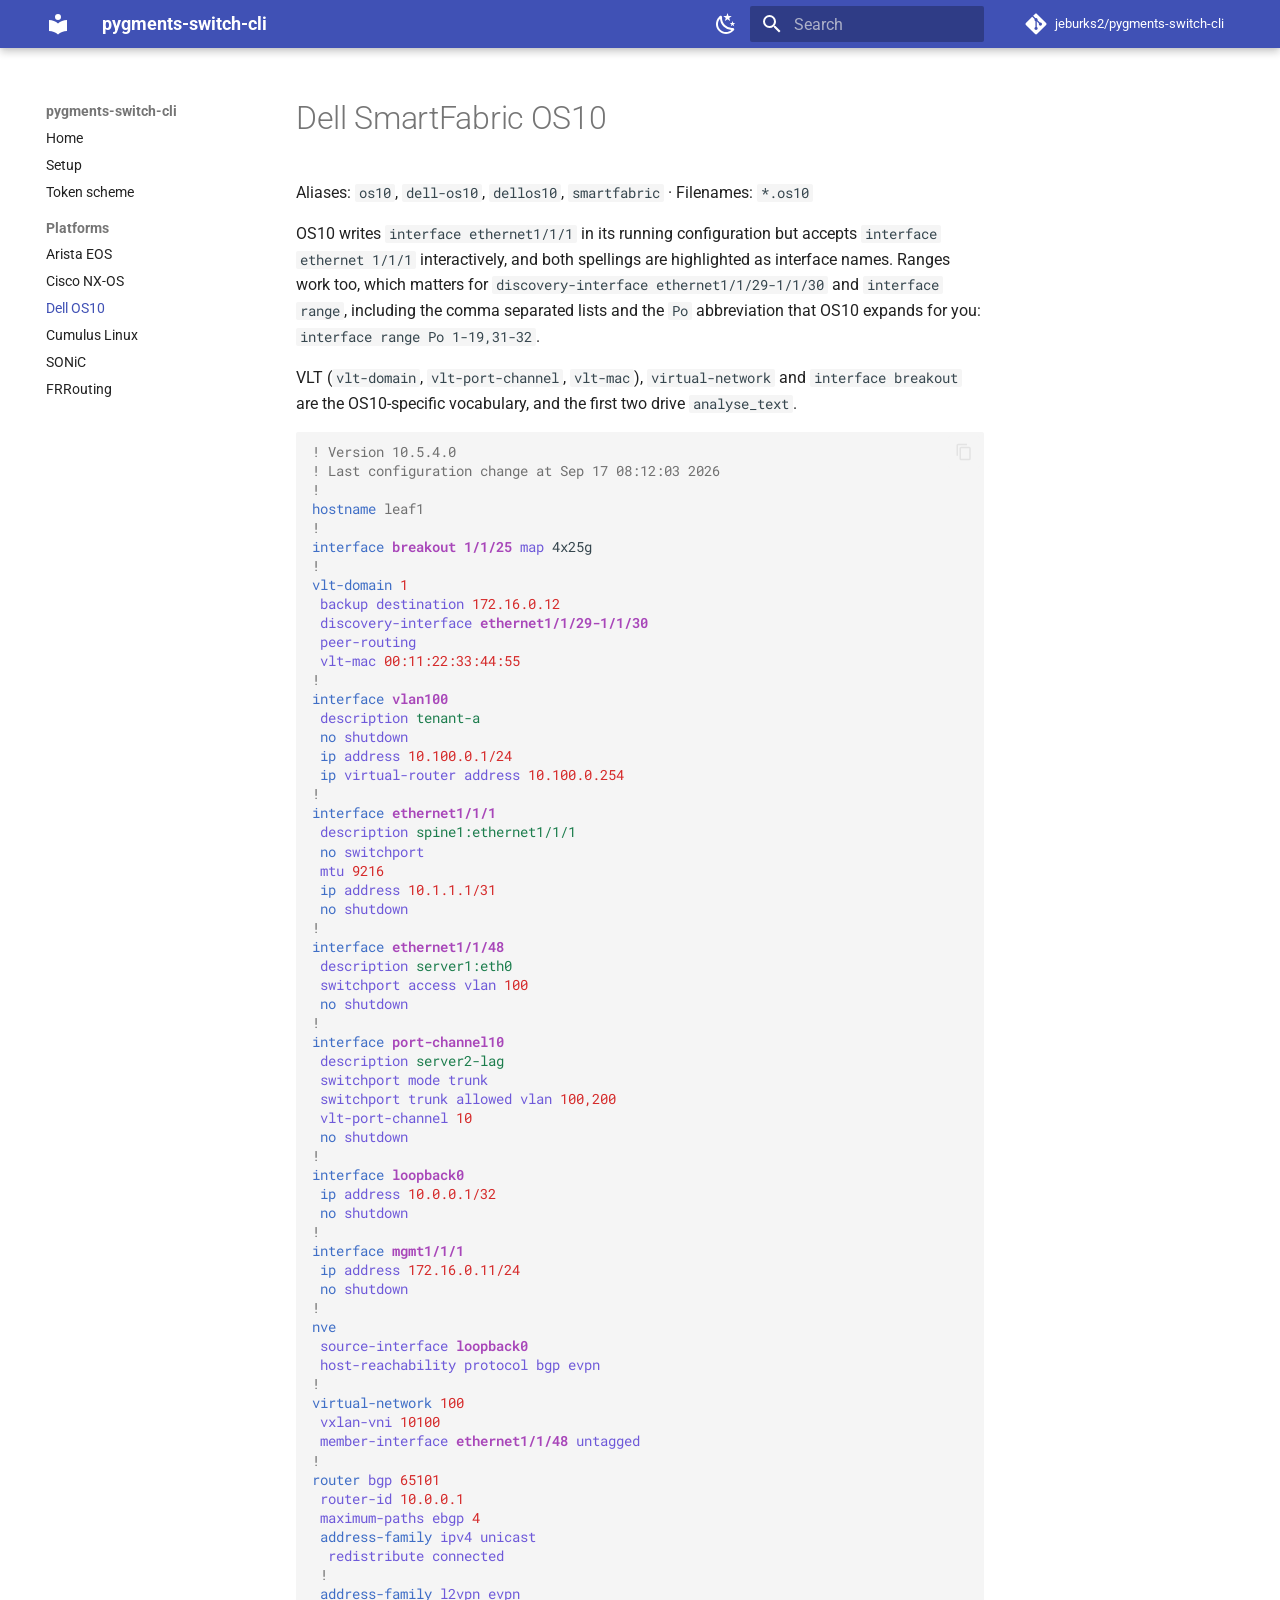
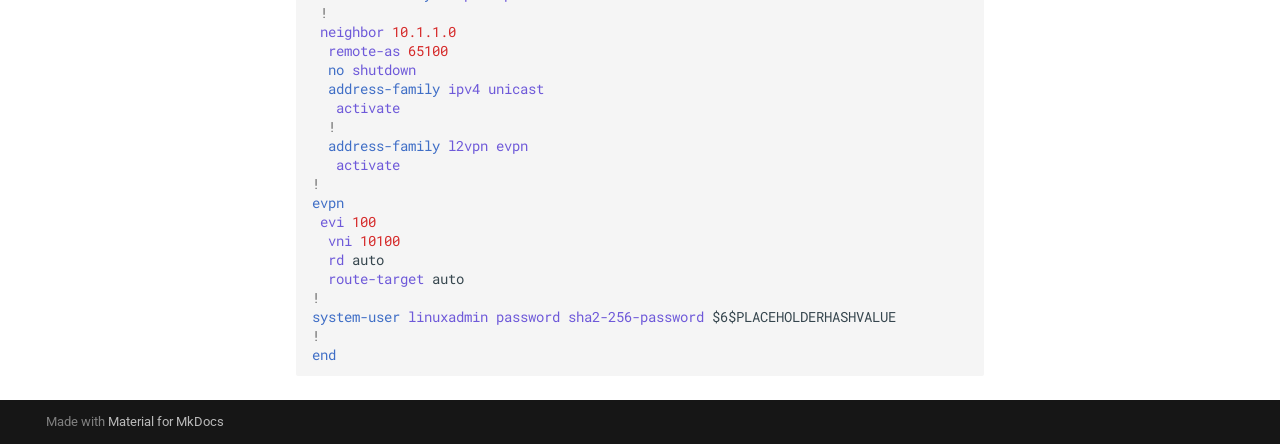
<file: platforms/dell-os10/index.html>
<!doctype html>
<html lang="en" class="no-js">
  <head>
    
      <meta charset="utf-8">
      <meta name="viewport" content="width=device-width,initial-scale=1">
      
        <meta name="description" content="Pygments lexers for switch CLIs — Arista EOS, Dell OS10, Cumulus Linux, Cisco NX-OS, SONiC and FRRouting">
      
      
      
        <link rel="canonical" href="https://jeburks2.github.io/pygments-switch-cli/platforms/dell-os10/">
      
      
        <link rel="prev" href="../cisco-nxos/">
      
      
        <link rel="next" href="../cumulus/">
      
      
        
      
      
      <link rel="icon" href="../../assets/images/favicon.png">
      <meta name="generator" content="mkdocs-1.6.1, mkdocs-material-9.7.7">
    
    
      
        <title>Dell OS10 - pygments-switch-cli</title>
      
    
    
      <link rel="stylesheet" href="../../assets/stylesheets/main.ec1eaa64.min.css">
      
        
        <link rel="stylesheet" href="../../assets/stylesheets/palette.ab4e12ef.min.css">
      
      


    
    
      
    
    
      
        
        
        <link rel="preconnect" href="https://fonts.gstatic.com" crossorigin>
        <link rel="stylesheet" href="https://fonts.googleapis.com/css?family=Roboto:300,300i,400,400i,700,700i%7CRoboto+Mono:400,400i,700,700i&display=fallback">
        <style>:root{--md-text-font:"Roboto";--md-code-font:"Roboto Mono"}</style>
      
    
    
      <link rel="stylesheet" href="../../stylesheets/extra.css">
    
    <script>__md_scope=new URL("../..",location),__md_hash=e=>[...e].reduce(((e,_)=>(e<<5)-e+_.charCodeAt(0)),0),__md_get=(e,_=localStorage,t=__md_scope)=>JSON.parse(_.getItem(t.pathname+"."+e)),__md_set=(e,_,t=localStorage,a=__md_scope)=>{try{t.setItem(a.pathname+"."+e,JSON.stringify(_))}catch(e){}}</script>
    
      

    
    
  </head>
  
  
    
    
      
    
    
    
    
    <body dir="ltr" data-md-color-scheme="default" data-md-color-primary="indigo" data-md-color-accent="indigo">
  
    
    <input class="md-toggle" data-md-toggle="drawer" type="checkbox" id="__drawer" autocomplete="off">
    <input class="md-toggle" data-md-toggle="search" type="checkbox" id="__search" autocomplete="off">
    <label class="md-overlay" for="__drawer"></label>
    <div data-md-component="skip">
      
        
        <a href="#dell-smartfabric-os10" class="md-skip">
          Skip to content
        </a>
      
    </div>
    <div data-md-component="announce">
      
    </div>
    
    
      

  

<header class="md-header md-header--shadow" data-md-component="header">
  <nav class="md-header__inner md-grid" aria-label="Header">
    <a href="../.." title="pygments-switch-cli" class="md-header__button md-logo" aria-label="pygments-switch-cli" data-md-component="logo">
      
  
  <svg xmlns="http://www.w3.org/2000/svg" viewBox="0 0 24 24"><path d="M12 8a3 3 0 0 0 3-3 3 3 0 0 0-3-3 3 3 0 0 0-3 3 3 3 0 0 0 3 3m0 3.54C9.64 9.35 6.5 8 3 8v11c3.5 0 6.64 1.35 9 3.54 2.36-2.19 5.5-3.54 9-3.54V8c-3.5 0-6.64 1.35-9 3.54"/></svg>

    </a>
    <label class="md-header__button md-icon" for="__drawer">
      
      <svg xmlns="http://www.w3.org/2000/svg" viewBox="0 0 24 24"><path d="M3 6h18v2H3zm0 5h18v2H3zm0 5h18v2H3z"/></svg>
    </label>
    <div class="md-header__title" data-md-component="header-title">
      <div class="md-header__ellipsis">
        <div class="md-header__topic">
          <span class="md-ellipsis">
            pygments-switch-cli
          </span>
        </div>
        <div class="md-header__topic" data-md-component="header-topic">
          <span class="md-ellipsis">
            
              Dell OS10
            
          </span>
        </div>
      </div>
    </div>
    
      
        <form class="md-header__option" data-md-component="palette">
  
    
    
    
    <input class="md-option" data-md-color-media="(prefers-color-scheme: light)" data-md-color-scheme="default" data-md-color-primary="indigo" data-md-color-accent="indigo"  aria-label="Switch to dark mode"  type="radio" name="__palette" id="__palette_0">
    
      <label class="md-header__button md-icon" title="Switch to dark mode" for="__palette_1" hidden>
        <svg xmlns="http://www.w3.org/2000/svg" viewBox="0 0 24 24"><path d="m17.75 4.09-2.53 1.94.91 3.06-2.63-1.81-2.63 1.81.91-3.06-2.53-1.94L12.44 4l1.06-3 1.06 3zm3.5 6.91-1.64 1.25.59 1.98-1.7-1.17-1.7 1.17.59-1.98L15.75 11l2.06-.05L18.5 9l.69 1.95zm-2.28 4.95c.83-.08 1.72 1.1 1.19 1.85-.32.45-.66.87-1.08 1.27C15.17 23 8.84 23 4.94 19.07c-3.91-3.9-3.91-10.24 0-14.14.4-.4.82-.76 1.27-1.08.75-.53 1.93.36 1.85 1.19-.27 2.86.69 5.83 2.89 8.02a9.96 9.96 0 0 0 8.02 2.89m-1.64 2.02a12.08 12.08 0 0 1-7.8-3.47c-2.17-2.19-3.33-5-3.49-7.82-2.81 3.14-2.7 7.96.31 10.98 3.02 3.01 7.84 3.12 10.98.31"/></svg>
      </label>
    
  
    
    
    
    <input class="md-option" data-md-color-media="(prefers-color-scheme: dark)" data-md-color-scheme="slate" data-md-color-primary="indigo" data-md-color-accent="indigo"  aria-label="Switch to light mode"  type="radio" name="__palette" id="__palette_1">
    
      <label class="md-header__button md-icon" title="Switch to light mode" for="__palette_0" hidden>
        <svg xmlns="http://www.w3.org/2000/svg" viewBox="0 0 24 24"><path d="M12 7a5 5 0 0 1 5 5 5 5 0 0 1-5 5 5 5 0 0 1-5-5 5 5 0 0 1 5-5m0 2a3 3 0 0 0-3 3 3 3 0 0 0 3 3 3 3 0 0 0 3-3 3 3 0 0 0-3-3m0-7 2.39 3.42C13.65 5.15 12.84 5 12 5s-1.65.15-2.39.42zM3.34 7l4.16-.35A7.2 7.2 0 0 0 5.94 8.5c-.44.74-.69 1.5-.83 2.29zm.02 10 1.76-3.77a7.131 7.131 0 0 0 2.38 4.14zM20.65 7l-1.77 3.79a7.02 7.02 0 0 0-2.38-4.15zm-.01 10-4.14.36c.59-.51 1.12-1.14 1.54-1.86.42-.73.69-1.5.83-2.29zM12 22l-2.41-3.44c.74.27 1.55.44 2.41.44.82 0 1.63-.17 2.37-.44z"/></svg>
      </label>
    
  
</form>
      
    
    
      <script>var palette=__md_get("__palette");if(palette&&palette.color){if("(prefers-color-scheme)"===palette.color.media){var media=matchMedia("(prefers-color-scheme: light)"),input=document.querySelector(media.matches?"[data-md-color-media='(prefers-color-scheme: light)']":"[data-md-color-media='(prefers-color-scheme: dark)']");palette.color.media=input.getAttribute("data-md-color-media"),palette.color.scheme=input.getAttribute("data-md-color-scheme"),palette.color.primary=input.getAttribute("data-md-color-primary"),palette.color.accent=input.getAttribute("data-md-color-accent")}for(var[key,value]of Object.entries(palette.color))document.body.setAttribute("data-md-color-"+key,value)}</script>
    
    
    
      
      
        <label class="md-header__button md-icon" for="__search">
          
          <svg xmlns="http://www.w3.org/2000/svg" viewBox="0 0 24 24"><path d="M9.5 3A6.5 6.5 0 0 1 16 9.5c0 1.61-.59 3.09-1.56 4.23l.27.27h.79l5 5-1.5 1.5-5-5v-.79l-.27-.27A6.52 6.52 0 0 1 9.5 16 6.5 6.5 0 0 1 3 9.5 6.5 6.5 0 0 1 9.5 3m0 2C7 5 5 7 5 9.5S7 14 9.5 14 14 12 14 9.5 12 5 9.5 5"/></svg>
        </label>
        <div class="md-search" data-md-component="search" role="dialog">
  <label class="md-search__overlay" for="__search"></label>
  <div class="md-search__inner" role="search">
    <form class="md-search__form" name="search">
      <input type="text" class="md-search__input" name="query" aria-label="Search" placeholder="Search" autocapitalize="off" autocorrect="off" autocomplete="off" spellcheck="false" data-md-component="search-query" required>
      <label class="md-search__icon md-icon" for="__search">
        
        <svg xmlns="http://www.w3.org/2000/svg" viewBox="0 0 24 24"><path d="M9.5 3A6.5 6.5 0 0 1 16 9.5c0 1.61-.59 3.09-1.56 4.23l.27.27h.79l5 5-1.5 1.5-5-5v-.79l-.27-.27A6.52 6.52 0 0 1 9.5 16 6.5 6.5 0 0 1 3 9.5 6.5 6.5 0 0 1 9.5 3m0 2C7 5 5 7 5 9.5S7 14 9.5 14 14 12 14 9.5 12 5 9.5 5"/></svg>
        
        <svg xmlns="http://www.w3.org/2000/svg" viewBox="0 0 24 24"><path d="M20 11v2H8l5.5 5.5-1.42 1.42L4.16 12l7.92-7.92L13.5 5.5 8 11z"/></svg>
      </label>
      <nav class="md-search__options" aria-label="Search">
        
        <button type="reset" class="md-search__icon md-icon" title="Clear" aria-label="Clear" tabindex="-1">
          
          <svg xmlns="http://www.w3.org/2000/svg" viewBox="0 0 24 24"><path d="M19 6.41 17.59 5 12 10.59 6.41 5 5 6.41 10.59 12 5 17.59 6.41 19 12 13.41 17.59 19 19 17.59 13.41 12z"/></svg>
        </button>
      </nav>
      
    </form>
    <div class="md-search__output">
      <div class="md-search__scrollwrap" tabindex="0" data-md-scrollfix>
        <div class="md-search-result" data-md-component="search-result">
          <div class="md-search-result__meta">
            Initializing search
          </div>
          <ol class="md-search-result__list" role="presentation"></ol>
        </div>
      </div>
    </div>
  </div>
</div>
      
    
    
      <div class="md-header__source">
        <a href="https://github.com/jeburks2/pygments-switch-cli" title="Go to repository" class="md-source" data-md-component="source">
  <div class="md-source__icon md-icon">
    
    <svg xmlns="http://www.w3.org/2000/svg" viewBox="0 0 448 512"><!--! Font Awesome Free 7.1.0 by @fontawesome - https://fontawesome.com License - https://fontawesome.com/license/free (Icons: CC BY 4.0, Fonts: SIL OFL 1.1, Code: MIT License) Copyright 2025 Fonticons, Inc.--><path d="M439.6 236.1 244 40.5c-5.4-5.5-12.8-8.5-20.4-8.5s-15 3-20.4 8.4L162.5 81l51.5 51.5c27.1-9.1 52.7 16.8 43.4 43.7l49.7 49.7c34.2-11.8 61.2 31 35.5 56.7-26.5 26.5-70.2-2.9-56-37.3L240.3 199v121.9c25.3 12.5 22.3 41.8 9.1 55-6.4 6.4-15.2 10.1-24.3 10.1s-17.8-3.6-24.3-10.1c-17.6-17.6-11.1-46.9 11.2-56v-123c-20.8-8.5-24.6-30.7-18.6-45L142.6 101 8.5 235.1C3 240.6 0 247.9 0 255.5s3 15 8.5 20.4l195.6 195.7c5.4 5.4 12.7 8.4 20.4 8.4s15-3 20.4-8.4l194.7-194.7c5.4-5.4 8.4-12.8 8.4-20.4s-3-15-8.4-20.4"/></svg>
  </div>
  <div class="md-source__repository">
    jeburks2/pygments-switch-cli
  </div>
</a>
      </div>
    
  </nav>
  
</header>
    
    <div class="md-container" data-md-component="container">
      
      
        
          
        
      
      <main class="md-main" data-md-component="main">
        <div class="md-main__inner md-grid">
          
            
              
              <div class="md-sidebar md-sidebar--primary" data-md-component="sidebar" data-md-type="navigation" >
                <div class="md-sidebar__scrollwrap">
                  <div class="md-sidebar__inner">
                    



<nav class="md-nav md-nav--primary" aria-label="Navigation" data-md-level="0">
  <label class="md-nav__title" for="__drawer">
    <a href="../.." title="pygments-switch-cli" class="md-nav__button md-logo" aria-label="pygments-switch-cli" data-md-component="logo">
      
  
  <svg xmlns="http://www.w3.org/2000/svg" viewBox="0 0 24 24"><path d="M12 8a3 3 0 0 0 3-3 3 3 0 0 0-3-3 3 3 0 0 0-3 3 3 3 0 0 0 3 3m0 3.54C9.64 9.35 6.5 8 3 8v11c3.5 0 6.64 1.35 9 3.54 2.36-2.19 5.5-3.54 9-3.54V8c-3.5 0-6.64 1.35-9 3.54"/></svg>

    </a>
    pygments-switch-cli
  </label>
  
    <div class="md-nav__source">
      <a href="https://github.com/jeburks2/pygments-switch-cli" title="Go to repository" class="md-source" data-md-component="source">
  <div class="md-source__icon md-icon">
    
    <svg xmlns="http://www.w3.org/2000/svg" viewBox="0 0 448 512"><!--! Font Awesome Free 7.1.0 by @fontawesome - https://fontawesome.com License - https://fontawesome.com/license/free (Icons: CC BY 4.0, Fonts: SIL OFL 1.1, Code: MIT License) Copyright 2025 Fonticons, Inc.--><path d="M439.6 236.1 244 40.5c-5.4-5.5-12.8-8.5-20.4-8.5s-15 3-20.4 8.4L162.5 81l51.5 51.5c27.1-9.1 52.7 16.8 43.4 43.7l49.7 49.7c34.2-11.8 61.2 31 35.5 56.7-26.5 26.5-70.2-2.9-56-37.3L240.3 199v121.9c25.3 12.5 22.3 41.8 9.1 55-6.4 6.4-15.2 10.1-24.3 10.1s-17.8-3.6-24.3-10.1c-17.6-17.6-11.1-46.9 11.2-56v-123c-20.8-8.5-24.6-30.7-18.6-45L142.6 101 8.5 235.1C3 240.6 0 247.9 0 255.5s3 15 8.5 20.4l195.6 195.7c5.4 5.4 12.7 8.4 20.4 8.4s15-3 20.4-8.4l194.7-194.7c5.4-5.4 8.4-12.8 8.4-20.4s-3-15-8.4-20.4"/></svg>
  </div>
  <div class="md-source__repository">
    jeburks2/pygments-switch-cli
  </div>
</a>
    </div>
  
  <ul class="md-nav__list" data-md-scrollfix>
    
      
      
  
  
  
  
    <li class="md-nav__item">
      <a href="../.." class="md-nav__link">
        
  
  
  <span class="md-ellipsis">
    
  
    Home
  

    
  </span>
  
  

      </a>
    </li>
  

    
      
      
  
  
  
  
    <li class="md-nav__item">
      <a href="../../setup/" class="md-nav__link">
        
  
  
  <span class="md-ellipsis">
    
  
    Setup
  

    
  </span>
  
  

      </a>
    </li>
  

    
      
      
  
  
  
  
    <li class="md-nav__item">
      <a href="../../tokens/" class="md-nav__link">
        
  
  
  <span class="md-ellipsis">
    
  
    Token scheme
  

    
  </span>
  
  

      </a>
    </li>
  

    
      
      
  
  
    
  
  
  
    
    
    
    
      
        
        
      
    
    
    <li class="md-nav__item md-nav__item--active md-nav__item--section md-nav__item--nested">
      
        
        
        <input class="md-nav__toggle md-toggle " type="checkbox" id="__nav_4" checked>
        
          
          <label class="md-nav__link" for="__nav_4" id="__nav_4_label" tabindex="">
            
  
  
  <span class="md-ellipsis">
    
  
    Platforms
  

    
  </span>
  
  

            <span class="md-nav__icon md-icon"></span>
          </label>
        
        <nav class="md-nav" data-md-level="1" aria-labelledby="__nav_4_label" aria-expanded="true">
          <label class="md-nav__title" for="__nav_4">
            <span class="md-nav__icon md-icon"></span>
            
  
    Platforms
  

          </label>
          <ul class="md-nav__list" data-md-scrollfix>
            
              
                
  
  
  
  
    <li class="md-nav__item">
      <a href="../arista-eos/" class="md-nav__link">
        
  
  
  <span class="md-ellipsis">
    
  
    Arista EOS
  

    
  </span>
  
  

      </a>
    </li>
  

              
            
              
                
  
  
  
  
    <li class="md-nav__item">
      <a href="../cisco-nxos/" class="md-nav__link">
        
  
  
  <span class="md-ellipsis">
    
  
    Cisco NX-OS
  

    
  </span>
  
  

      </a>
    </li>
  

              
            
              
                
  
  
    
  
  
  
    <li class="md-nav__item md-nav__item--active">
      
      <input class="md-nav__toggle md-toggle" type="checkbox" id="__toc">
      
      
        
      
      
      <a href="./" class="md-nav__link md-nav__link--active">
        
  
  
  <span class="md-ellipsis">
    
  
    Dell OS10
  

    
  </span>
  
  

      </a>
      
    </li>
  

              
            
              
                
  
  
  
  
    <li class="md-nav__item">
      <a href="../cumulus/" class="md-nav__link">
        
  
  
  <span class="md-ellipsis">
    
  
    Cumulus Linux
  

    
  </span>
  
  

      </a>
    </li>
  

              
            
              
                
  
  
  
  
    <li class="md-nav__item">
      <a href="../sonic/" class="md-nav__link">
        
  
  
  <span class="md-ellipsis">
    
  
    SONiC
  

    
  </span>
  
  

      </a>
    </li>
  

              
            
              
                
  
  
  
  
    <li class="md-nav__item">
      <a href="../frr/" class="md-nav__link">
        
  
  
  <span class="md-ellipsis">
    
  
    FRRouting
  

    
  </span>
  
  

      </a>
    </li>
  

              
            
          </ul>
        </nav>
      
    </li>
  

    
  </ul>
</nav>
                  </div>
                </div>
              </div>
            
            
              
              <div class="md-sidebar md-sidebar--secondary" data-md-component="sidebar" data-md-type="toc" >
                <div class="md-sidebar__scrollwrap">
                  <div class="md-sidebar__inner">
                    

<nav class="md-nav md-nav--secondary" aria-label="Table of contents">
  
  
  
    
  
  
</nav>
                  </div>
                </div>
              </div>
            
          
          
            <div class="md-content" data-md-component="content">
              
              <article class="md-content__inner md-typeset">
                
                  


  
  


<h1 id="dell-smartfabric-os10">Dell SmartFabric OS10<a class="headerlink" href="#dell-smartfabric-os10" title="Permanent link">&para;</a></h1>
<p>Aliases: <code>os10</code>, <code>dell-os10</code>, <code>dellos10</code>, <code>smartfabric</code> · Filenames: <code>*.os10</code></p>
<p>OS10 writes <code>interface ethernet1/1/1</code> in its running configuration but accepts
<code>interface ethernet 1/1/1</code> interactively, and both spellings are highlighted
as interface names. Ranges work too, which matters for
<code>discovery-interface ethernet1/1/29-1/1/30</code> and <code>interface range</code>, including
the comma separated lists and the <code>Po</code> abbreviation that OS10 expands for
you: <code>interface range Po 1-19,31-32</code>.</p>
<p>VLT (<code>vlt-domain</code>, <code>vlt-port-channel</code>, <code>vlt-mac</code>), <code>virtual-network</code> and
<code>interface breakout</code> are the OS10-specific vocabulary, and the first two drive
<code>analyse_text</code>.</p>
<div class="language-os10 highlight"><pre><span></span><code><span id="__span-0-1"><a id="__codelineno-0-1" name="__codelineno-0-1" href="#__codelineno-0-1"></a><span class="c1">! Version 10.5.4.0</span>
</span><span id="__span-0-2"><a id="__codelineno-0-2" name="__codelineno-0-2" href="#__codelineno-0-2"></a><span class="c1">! Last configuration change at Sep 17 08:12:03 2026</span>
</span><span id="__span-0-3"><a id="__codelineno-0-3" name="__codelineno-0-3" href="#__codelineno-0-3"></a><span class="c1">!</span>
</span><span id="__span-0-4"><a id="__codelineno-0-4" name="__codelineno-0-4" href="#__codelineno-0-4"></a><span class="k">hostname</span><span class="w"> </span><span class="nv">leaf1</span>
</span><span id="__span-0-5"><a id="__codelineno-0-5" name="__codelineno-0-5" href="#__codelineno-0-5"></a><span class="c1">!</span>
</span><span id="__span-0-6"><a id="__codelineno-0-6" name="__codelineno-0-6" href="#__codelineno-0-6"></a><span class="kn">interface</span><span class="w"> </span><span class="nf">breakout 1/1/25</span><span class="w"> </span><span class="nb">map</span><span class="w"> </span>4x25g
</span><span id="__span-0-7"><a id="__codelineno-0-7" name="__codelineno-0-7" href="#__codelineno-0-7"></a><span class="c1">!</span>
</span><span id="__span-0-8"><a id="__codelineno-0-8" name="__codelineno-0-8" href="#__codelineno-0-8"></a><span class="kn">vlt-domain</span><span class="w"> </span><span class="mi">1</span>
</span><span id="__span-0-9"><a id="__codelineno-0-9" name="__codelineno-0-9" href="#__codelineno-0-9"></a><span class="w"> </span><span class="nb">backup</span><span class="w"> </span><span class="nb">destination</span><span class="w"> </span><span class="m">172.16.0.12</span>
</span><span id="__span-0-10"><a id="__codelineno-0-10" name="__codelineno-0-10" href="#__codelineno-0-10"></a><span class="w"> </span><span class="nb">discovery-interface</span><span class="w"> </span><span class="nf">ethernet1/1/29-1/1/30</span>
</span><span id="__span-0-11"><a id="__codelineno-0-11" name="__codelineno-0-11" href="#__codelineno-0-11"></a><span class="w"> </span><span class="nb">peer-routing</span>
</span><span id="__span-0-12"><a id="__codelineno-0-12" name="__codelineno-0-12" href="#__codelineno-0-12"></a><span class="w"> </span><span class="nb">vlt-mac</span><span class="w"> </span><span class="mh">00:11:22:33:44:55</span>
</span><span id="__span-0-13"><a id="__codelineno-0-13" name="__codelineno-0-13" href="#__codelineno-0-13"></a><span class="c1">!</span>
</span><span id="__span-0-14"><a id="__codelineno-0-14" name="__codelineno-0-14" href="#__codelineno-0-14"></a><span class="kn">interface</span><span class="w"> </span><span class="nf">vlan100</span>
</span><span id="__span-0-15"><a id="__codelineno-0-15" name="__codelineno-0-15" href="#__codelineno-0-15"></a><span class="w"> </span><span class="nb">description</span><span class="w"> </span><span class="s">tenant-a</span>
</span><span id="__span-0-16"><a id="__codelineno-0-16" name="__codelineno-0-16" href="#__codelineno-0-16"></a><span class="w"> </span><span class="kr">no</span><span class="w"> </span><span class="nb">shutdown</span>
</span><span id="__span-0-17"><a id="__codelineno-0-17" name="__codelineno-0-17" href="#__codelineno-0-17"></a><span class="w"> </span><span class="k">ip</span><span class="w"> </span><span class="nb">address</span><span class="w"> </span><span class="m">10.100.0.1/24</span>
</span><span id="__span-0-18"><a id="__codelineno-0-18" name="__codelineno-0-18" href="#__codelineno-0-18"></a><span class="w"> </span><span class="k">ip</span><span class="w"> </span><span class="nb">virtual-router</span><span class="w"> </span><span class="nb">address</span><span class="w"> </span><span class="m">10.100.0.254</span>
</span><span id="__span-0-19"><a id="__codelineno-0-19" name="__codelineno-0-19" href="#__codelineno-0-19"></a><span class="c1">!</span>
</span><span id="__span-0-20"><a id="__codelineno-0-20" name="__codelineno-0-20" href="#__codelineno-0-20"></a><span class="kn">interface</span><span class="w"> </span><span class="nf">ethernet1/1/1</span>
</span><span id="__span-0-21"><a id="__codelineno-0-21" name="__codelineno-0-21" href="#__codelineno-0-21"></a><span class="w"> </span><span class="nb">description</span><span class="w"> </span><span class="s">spine1:ethernet1/1/1</span>
</span><span id="__span-0-22"><a id="__codelineno-0-22" name="__codelineno-0-22" href="#__codelineno-0-22"></a><span class="w"> </span><span class="kr">no</span><span class="w"> </span><span class="nb">switchport</span>
</span><span id="__span-0-23"><a id="__codelineno-0-23" name="__codelineno-0-23" href="#__codelineno-0-23"></a><span class="w"> </span><span class="nb">mtu</span><span class="w"> </span><span class="mi">9216</span>
</span><span id="__span-0-24"><a id="__codelineno-0-24" name="__codelineno-0-24" href="#__codelineno-0-24"></a><span class="w"> </span><span class="k">ip</span><span class="w"> </span><span class="nb">address</span><span class="w"> </span><span class="m">10.1.1.1/31</span>
</span><span id="__span-0-25"><a id="__codelineno-0-25" name="__codelineno-0-25" href="#__codelineno-0-25"></a><span class="w"> </span><span class="kr">no</span><span class="w"> </span><span class="nb">shutdown</span>
</span><span id="__span-0-26"><a id="__codelineno-0-26" name="__codelineno-0-26" href="#__codelineno-0-26"></a><span class="c1">!</span>
</span><span id="__span-0-27"><a id="__codelineno-0-27" name="__codelineno-0-27" href="#__codelineno-0-27"></a><span class="kn">interface</span><span class="w"> </span><span class="nf">ethernet1/1/48</span>
</span><span id="__span-0-28"><a id="__codelineno-0-28" name="__codelineno-0-28" href="#__codelineno-0-28"></a><span class="w"> </span><span class="nb">description</span><span class="w"> </span><span class="s">server1:eth0</span>
</span><span id="__span-0-29"><a id="__codelineno-0-29" name="__codelineno-0-29" href="#__codelineno-0-29"></a><span class="w"> </span><span class="nb">switchport</span><span class="w"> </span><span class="nb">access</span><span class="w"> </span><span class="nb">vlan</span><span class="w"> </span><span class="mi">100</span>
</span><span id="__span-0-30"><a id="__codelineno-0-30" name="__codelineno-0-30" href="#__codelineno-0-30"></a><span class="w"> </span><span class="kr">no</span><span class="w"> </span><span class="nb">shutdown</span>
</span><span id="__span-0-31"><a id="__codelineno-0-31" name="__codelineno-0-31" href="#__codelineno-0-31"></a><span class="c1">!</span>
</span><span id="__span-0-32"><a id="__codelineno-0-32" name="__codelineno-0-32" href="#__codelineno-0-32"></a><span class="kn">interface</span><span class="w"> </span><span class="nf">port-channel10</span>
</span><span id="__span-0-33"><a id="__codelineno-0-33" name="__codelineno-0-33" href="#__codelineno-0-33"></a><span class="w"> </span><span class="nb">description</span><span class="w"> </span><span class="s">server2-lag</span>
</span><span id="__span-0-34"><a id="__codelineno-0-34" name="__codelineno-0-34" href="#__codelineno-0-34"></a><span class="w"> </span><span class="nb">switchport</span><span class="w"> </span><span class="nb">mode</span><span class="w"> </span><span class="nb">trunk</span>
</span><span id="__span-0-35"><a id="__codelineno-0-35" name="__codelineno-0-35" href="#__codelineno-0-35"></a><span class="w"> </span><span class="nb">switchport</span><span class="w"> </span><span class="nb">trunk</span><span class="w"> </span><span class="nb">allowed</span><span class="w"> </span><span class="nb">vlan</span><span class="w"> </span><span class="mi">100,200</span>
</span><span id="__span-0-36"><a id="__codelineno-0-36" name="__codelineno-0-36" href="#__codelineno-0-36"></a><span class="w"> </span><span class="nb">vlt-port-channel</span><span class="w"> </span><span class="mi">10</span>
</span><span id="__span-0-37"><a id="__codelineno-0-37" name="__codelineno-0-37" href="#__codelineno-0-37"></a><span class="w"> </span><span class="kr">no</span><span class="w"> </span><span class="nb">shutdown</span>
</span><span id="__span-0-38"><a id="__codelineno-0-38" name="__codelineno-0-38" href="#__codelineno-0-38"></a><span class="c1">!</span>
</span><span id="__span-0-39"><a id="__codelineno-0-39" name="__codelineno-0-39" href="#__codelineno-0-39"></a><span class="kn">interface</span><span class="w"> </span><span class="nf">loopback0</span>
</span><span id="__span-0-40"><a id="__codelineno-0-40" name="__codelineno-0-40" href="#__codelineno-0-40"></a><span class="w"> </span><span class="k">ip</span><span class="w"> </span><span class="nb">address</span><span class="w"> </span><span class="m">10.0.0.1/32</span>
</span><span id="__span-0-41"><a id="__codelineno-0-41" name="__codelineno-0-41" href="#__codelineno-0-41"></a><span class="w"> </span><span class="kr">no</span><span class="w"> </span><span class="nb">shutdown</span>
</span><span id="__span-0-42"><a id="__codelineno-0-42" name="__codelineno-0-42" href="#__codelineno-0-42"></a><span class="c1">!</span>
</span><span id="__span-0-43"><a id="__codelineno-0-43" name="__codelineno-0-43" href="#__codelineno-0-43"></a><span class="kn">interface</span><span class="w"> </span><span class="nf">mgmt1/1/1</span>
</span><span id="__span-0-44"><a id="__codelineno-0-44" name="__codelineno-0-44" href="#__codelineno-0-44"></a><span class="w"> </span><span class="k">ip</span><span class="w"> </span><span class="nb">address</span><span class="w"> </span><span class="m">172.16.0.11/24</span>
</span><span id="__span-0-45"><a id="__codelineno-0-45" name="__codelineno-0-45" href="#__codelineno-0-45"></a><span class="w"> </span><span class="kr">no</span><span class="w"> </span><span class="nb">shutdown</span>
</span><span id="__span-0-46"><a id="__codelineno-0-46" name="__codelineno-0-46" href="#__codelineno-0-46"></a><span class="c1">!</span>
</span><span id="__span-0-47"><a id="__codelineno-0-47" name="__codelineno-0-47" href="#__codelineno-0-47"></a><span class="kn">nve</span>
</span><span id="__span-0-48"><a id="__codelineno-0-48" name="__codelineno-0-48" href="#__codelineno-0-48"></a><span class="w"> </span><span class="nb">source-interface</span><span class="w"> </span><span class="nf">loopback0</span>
</span><span id="__span-0-49"><a id="__codelineno-0-49" name="__codelineno-0-49" href="#__codelineno-0-49"></a><span class="w"> </span><span class="nb">host-reachability</span><span class="w"> </span><span class="nb">protocol</span><span class="w"> </span><span class="nb">bgp</span><span class="w"> </span><span class="nb">evpn</span>
</span><span id="__span-0-50"><a id="__codelineno-0-50" name="__codelineno-0-50" href="#__codelineno-0-50"></a><span class="c1">!</span>
</span><span id="__span-0-51"><a id="__codelineno-0-51" name="__codelineno-0-51" href="#__codelineno-0-51"></a><span class="kn">virtual-network</span><span class="w"> </span><span class="mi">100</span>
</span><span id="__span-0-52"><a id="__codelineno-0-52" name="__codelineno-0-52" href="#__codelineno-0-52"></a><span class="w"> </span><span class="nb">vxlan-vni</span><span class="w"> </span><span class="mi">10100</span>
</span><span id="__span-0-53"><a id="__codelineno-0-53" name="__codelineno-0-53" href="#__codelineno-0-53"></a><span class="w"> </span><span class="nb">member-interface</span><span class="w"> </span><span class="nf">ethernet1/1/48</span><span class="w"> </span><span class="nb">untagged</span>
</span><span id="__span-0-54"><a id="__codelineno-0-54" name="__codelineno-0-54" href="#__codelineno-0-54"></a><span class="c1">!</span>
</span><span id="__span-0-55"><a id="__codelineno-0-55" name="__codelineno-0-55" href="#__codelineno-0-55"></a><span class="kn">router</span><span class="w"> </span><span class="nb">bgp</span><span class="w"> </span><span class="mi">65101</span>
</span><span id="__span-0-56"><a id="__codelineno-0-56" name="__codelineno-0-56" href="#__codelineno-0-56"></a><span class="w"> </span><span class="nb">router-id</span><span class="w"> </span><span class="m">10.0.0.1</span>
</span><span id="__span-0-57"><a id="__codelineno-0-57" name="__codelineno-0-57" href="#__codelineno-0-57"></a><span class="w"> </span><span class="nb">maximum-paths</span><span class="w"> </span><span class="nb">ebgp</span><span class="w"> </span><span class="mi">4</span>
</span><span id="__span-0-58"><a id="__codelineno-0-58" name="__codelineno-0-58" href="#__codelineno-0-58"></a><span class="w"> </span><span class="kn">address-family</span><span class="w"> </span><span class="nb">ipv4</span><span class="w"> </span><span class="nb">unicast</span>
</span><span id="__span-0-59"><a id="__codelineno-0-59" name="__codelineno-0-59" href="#__codelineno-0-59"></a><span class="w">  </span><span class="nb">redistribute</span><span class="w"> </span><span class="nb">connected</span>
</span><span id="__span-0-60"><a id="__codelineno-0-60" name="__codelineno-0-60" href="#__codelineno-0-60"></a><span class="w"> </span><span class="c1">!</span>
</span><span id="__span-0-61"><a id="__codelineno-0-61" name="__codelineno-0-61" href="#__codelineno-0-61"></a><span class="w"> </span><span class="kn">address-family</span><span class="w"> </span><span class="nb">l2vpn</span><span class="w"> </span><span class="nb">evpn</span>
</span><span id="__span-0-62"><a id="__codelineno-0-62" name="__codelineno-0-62" href="#__codelineno-0-62"></a><span class="w"> </span><span class="c1">!</span>
</span><span id="__span-0-63"><a id="__codelineno-0-63" name="__codelineno-0-63" href="#__codelineno-0-63"></a><span class="w"> </span><span class="nb">neighbor</span><span class="w"> </span><span class="m">10.1.1.0</span>
</span><span id="__span-0-64"><a id="__codelineno-0-64" name="__codelineno-0-64" href="#__codelineno-0-64"></a><span class="w">  </span><span class="nb">remote-as</span><span class="w"> </span><span class="mi">65100</span>
</span><span id="__span-0-65"><a id="__codelineno-0-65" name="__codelineno-0-65" href="#__codelineno-0-65"></a><span class="w">  </span><span class="kr">no</span><span class="w"> </span><span class="nb">shutdown</span>
</span><span id="__span-0-66"><a id="__codelineno-0-66" name="__codelineno-0-66" href="#__codelineno-0-66"></a><span class="w">  </span><span class="kn">address-family</span><span class="w"> </span><span class="nb">ipv4</span><span class="w"> </span><span class="nb">unicast</span>
</span><span id="__span-0-67"><a id="__codelineno-0-67" name="__codelineno-0-67" href="#__codelineno-0-67"></a><span class="w">   </span><span class="nb">activate</span>
</span><span id="__span-0-68"><a id="__codelineno-0-68" name="__codelineno-0-68" href="#__codelineno-0-68"></a><span class="w">  </span><span class="c1">!</span>
</span><span id="__span-0-69"><a id="__codelineno-0-69" name="__codelineno-0-69" href="#__codelineno-0-69"></a><span class="w">  </span><span class="kn">address-family</span><span class="w"> </span><span class="nb">l2vpn</span><span class="w"> </span><span class="nb">evpn</span>
</span><span id="__span-0-70"><a id="__codelineno-0-70" name="__codelineno-0-70" href="#__codelineno-0-70"></a><span class="w">   </span><span class="nb">activate</span>
</span><span id="__span-0-71"><a id="__codelineno-0-71" name="__codelineno-0-71" href="#__codelineno-0-71"></a><span class="c1">!</span>
</span><span id="__span-0-72"><a id="__codelineno-0-72" name="__codelineno-0-72" href="#__codelineno-0-72"></a><span class="kn">evpn</span>
</span><span id="__span-0-73"><a id="__codelineno-0-73" name="__codelineno-0-73" href="#__codelineno-0-73"></a><span class="w"> </span><span class="nb">evi</span><span class="w"> </span><span class="mi">100</span>
</span><span id="__span-0-74"><a id="__codelineno-0-74" name="__codelineno-0-74" href="#__codelineno-0-74"></a><span class="w">  </span><span class="nb">vni</span><span class="w"> </span><span class="mi">10100</span>
</span><span id="__span-0-75"><a id="__codelineno-0-75" name="__codelineno-0-75" href="#__codelineno-0-75"></a><span class="w">  </span><span class="nb">rd</span><span class="w"> </span><span class="kc">auto</span>
</span><span id="__span-0-76"><a id="__codelineno-0-76" name="__codelineno-0-76" href="#__codelineno-0-76"></a><span class="w">  </span><span class="nb">route-target</span><span class="w"> </span><span class="kc">auto</span>
</span><span id="__span-0-77"><a id="__codelineno-0-77" name="__codelineno-0-77" href="#__codelineno-0-77"></a><span class="c1">!</span>
</span><span id="__span-0-78"><a id="__codelineno-0-78" name="__codelineno-0-78" href="#__codelineno-0-78"></a><span class="k">system-user</span><span class="w"> </span><span class="nb">linuxadmin</span><span class="w"> </span><span class="nb">password</span><span class="w"> </span><span class="nb">sha2-256-password</span><span class="w"> </span>$6$PLACEHOLDERHASHVALUE
</span><span id="__span-0-79"><a id="__codelineno-0-79" name="__codelineno-0-79" href="#__codelineno-0-79"></a><span class="c1">!</span>
</span><span id="__span-0-80"><a id="__codelineno-0-80" name="__codelineno-0-80" href="#__codelineno-0-80"></a><span class="k">end</span>
</span></code></pre></div>












                
              </article>
            </div>
          
          
<script>var target=document.getElementById(location.hash.slice(1));target&&target.name&&(target.checked=target.name.startsWith("__tabbed_"))</script>
        </div>
        
          <button type="button" class="md-top md-icon" data-md-component="top" hidden>
  
  <svg xmlns="http://www.w3.org/2000/svg" viewBox="0 0 24 24"><path d="M13 20h-2V8l-5.5 5.5-1.42-1.42L12 4.16l7.92 7.92-1.42 1.42L13 8z"/></svg>
  Back to top
</button>
        
      </main>
      
        <footer class="md-footer">
  
  <div class="md-footer-meta md-typeset">
    <div class="md-footer-meta__inner md-grid">
      <div class="md-copyright">
  
  
    Made with
    <a href="https://squidfunk.github.io/mkdocs-material/" target="_blank" rel="noopener">
      Material for MkDocs
    </a>
  
</div>
      
    </div>
  </div>
</footer>
      
    </div>
    <div class="md-dialog" data-md-component="dialog">
      <div class="md-dialog__inner md-typeset"></div>
    </div>
    
    
    
      
      
      <script id="__config" type="application/json">{"annotate": null, "base": "../..", "features": ["content.code.copy", "navigation.sections", "navigation.top", "toc.follow"], "search": "../../assets/javascripts/workers/search.2c215733.min.js", "tags": null, "translations": {"clipboard.copied": "Copied to clipboard", "clipboard.copy": "Copy to clipboard", "search.result.more.one": "1 more on this page", "search.result.more.other": "# more on this page", "search.result.none": "No matching documents", "search.result.one": "1 matching document", "search.result.other": "# matching documents", "search.result.placeholder": "Type to start searching", "search.result.term.missing": "Missing", "select.version": "Select version"}, "version": null}</script>
    
    
      <script src="../../assets/javascripts/bundle.d7400e89.min.js"></script>
      
    
  </body>
</html>
</file>
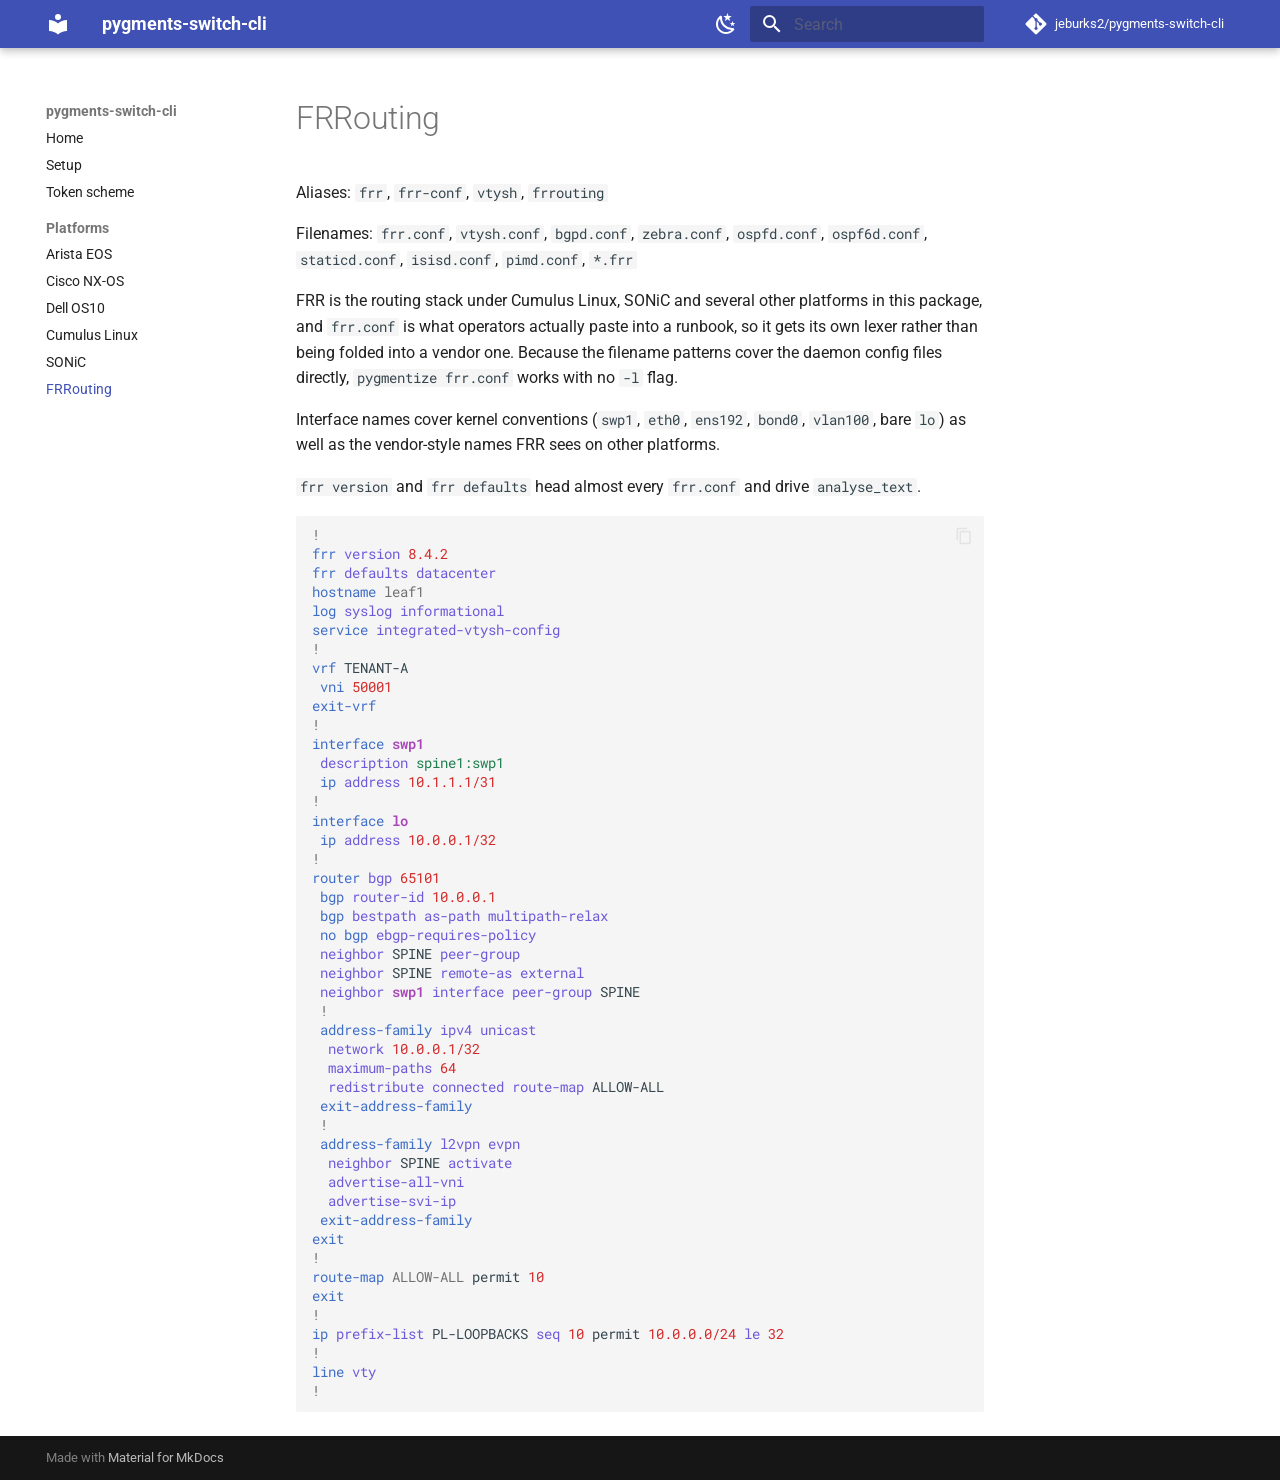
<file: platforms/frr/index.html>
<!doctype html>
<html lang="en" class="no-js">
  <head>
    
      <meta charset="utf-8">
      <meta name="viewport" content="width=device-width,initial-scale=1">
      
        <meta name="description" content="Pygments lexers for switch CLIs — Arista EOS, Dell OS10, Cumulus Linux, Cisco NX-OS, SONiC and FRRouting">
      
      
      
        <link rel="canonical" href="https://jeburks2.github.io/pygments-switch-cli/platforms/frr/">
      
      
        <link rel="prev" href="../sonic/">
      
      
      
        
      
      
      <link rel="icon" href="../../assets/images/favicon.png">
      <meta name="generator" content="mkdocs-1.6.1, mkdocs-material-9.7.7">
    
    
      
        <title>FRRouting - pygments-switch-cli</title>
      
    
    
      <link rel="stylesheet" href="../../assets/stylesheets/main.ec1eaa64.min.css">
      
        
        <link rel="stylesheet" href="../../assets/stylesheets/palette.ab4e12ef.min.css">
      
      


    
    
      
    
    
      
        
        
        <link rel="preconnect" href="https://fonts.gstatic.com" crossorigin>
        <link rel="stylesheet" href="https://fonts.googleapis.com/css?family=Roboto:300,300i,400,400i,700,700i%7CRoboto+Mono:400,400i,700,700i&display=fallback">
        <style>:root{--md-text-font:"Roboto";--md-code-font:"Roboto Mono"}</style>
      
    
    
      <link rel="stylesheet" href="../../stylesheets/extra.css">
    
    <script>__md_scope=new URL("../..",location),__md_hash=e=>[...e].reduce(((e,_)=>(e<<5)-e+_.charCodeAt(0)),0),__md_get=(e,_=localStorage,t=__md_scope)=>JSON.parse(_.getItem(t.pathname+"."+e)),__md_set=(e,_,t=localStorage,a=__md_scope)=>{try{t.setItem(a.pathname+"."+e,JSON.stringify(_))}catch(e){}}</script>
    
      

    
    
  </head>
  
  
    
    
      
    
    
    
    
    <body dir="ltr" data-md-color-scheme="default" data-md-color-primary="indigo" data-md-color-accent="indigo">
  
    
    <input class="md-toggle" data-md-toggle="drawer" type="checkbox" id="__drawer" autocomplete="off">
    <input class="md-toggle" data-md-toggle="search" type="checkbox" id="__search" autocomplete="off">
    <label class="md-overlay" for="__drawer"></label>
    <div data-md-component="skip">
      
        
        <a href="#frrouting" class="md-skip">
          Skip to content
        </a>
      
    </div>
    <div data-md-component="announce">
      
    </div>
    
    
      

  

<header class="md-header md-header--shadow" data-md-component="header">
  <nav class="md-header__inner md-grid" aria-label="Header">
    <a href="../.." title="pygments-switch-cli" class="md-header__button md-logo" aria-label="pygments-switch-cli" data-md-component="logo">
      
  
  <svg xmlns="http://www.w3.org/2000/svg" viewBox="0 0 24 24"><path d="M12 8a3 3 0 0 0 3-3 3 3 0 0 0-3-3 3 3 0 0 0-3 3 3 3 0 0 0 3 3m0 3.54C9.64 9.35 6.5 8 3 8v11c3.5 0 6.64 1.35 9 3.54 2.36-2.19 5.5-3.54 9-3.54V8c-3.5 0-6.64 1.35-9 3.54"/></svg>

    </a>
    <label class="md-header__button md-icon" for="__drawer">
      
      <svg xmlns="http://www.w3.org/2000/svg" viewBox="0 0 24 24"><path d="M3 6h18v2H3zm0 5h18v2H3zm0 5h18v2H3z"/></svg>
    </label>
    <div class="md-header__title" data-md-component="header-title">
      <div class="md-header__ellipsis">
        <div class="md-header__topic">
          <span class="md-ellipsis">
            pygments-switch-cli
          </span>
        </div>
        <div class="md-header__topic" data-md-component="header-topic">
          <span class="md-ellipsis">
            
              FRRouting
            
          </span>
        </div>
      </div>
    </div>
    
      
        <form class="md-header__option" data-md-component="palette">
  
    
    
    
    <input class="md-option" data-md-color-media="(prefers-color-scheme: light)" data-md-color-scheme="default" data-md-color-primary="indigo" data-md-color-accent="indigo"  aria-label="Switch to dark mode"  type="radio" name="__palette" id="__palette_0">
    
      <label class="md-header__button md-icon" title="Switch to dark mode" for="__palette_1" hidden>
        <svg xmlns="http://www.w3.org/2000/svg" viewBox="0 0 24 24"><path d="m17.75 4.09-2.53 1.94.91 3.06-2.63-1.81-2.63 1.81.91-3.06-2.53-1.94L12.44 4l1.06-3 1.06 3zm3.5 6.91-1.64 1.25.59 1.98-1.7-1.17-1.7 1.17.59-1.98L15.75 11l2.06-.05L18.5 9l.69 1.95zm-2.28 4.95c.83-.08 1.72 1.1 1.19 1.85-.32.45-.66.87-1.08 1.27C15.17 23 8.84 23 4.94 19.07c-3.91-3.9-3.91-10.24 0-14.14.4-.4.82-.76 1.27-1.08.75-.53 1.93.36 1.85 1.19-.27 2.86.69 5.83 2.89 8.02a9.96 9.96 0 0 0 8.02 2.89m-1.64 2.02a12.08 12.08 0 0 1-7.8-3.47c-2.17-2.19-3.33-5-3.49-7.82-2.81 3.14-2.7 7.96.31 10.98 3.02 3.01 7.84 3.12 10.98.31"/></svg>
      </label>
    
  
    
    
    
    <input class="md-option" data-md-color-media="(prefers-color-scheme: dark)" data-md-color-scheme="slate" data-md-color-primary="indigo" data-md-color-accent="indigo"  aria-label="Switch to light mode"  type="radio" name="__palette" id="__palette_1">
    
      <label class="md-header__button md-icon" title="Switch to light mode" for="__palette_0" hidden>
        <svg xmlns="http://www.w3.org/2000/svg" viewBox="0 0 24 24"><path d="M12 7a5 5 0 0 1 5 5 5 5 0 0 1-5 5 5 5 0 0 1-5-5 5 5 0 0 1 5-5m0 2a3 3 0 0 0-3 3 3 3 0 0 0 3 3 3 3 0 0 0 3-3 3 3 0 0 0-3-3m0-7 2.39 3.42C13.65 5.15 12.84 5 12 5s-1.65.15-2.39.42zM3.34 7l4.16-.35A7.2 7.2 0 0 0 5.94 8.5c-.44.74-.69 1.5-.83 2.29zm.02 10 1.76-3.77a7.131 7.131 0 0 0 2.38 4.14zM20.65 7l-1.77 3.79a7.02 7.02 0 0 0-2.38-4.15zm-.01 10-4.14.36c.59-.51 1.12-1.14 1.54-1.86.42-.73.69-1.5.83-2.29zM12 22l-2.41-3.44c.74.27 1.55.44 2.41.44.82 0 1.63-.17 2.37-.44z"/></svg>
      </label>
    
  
</form>
      
    
    
      <script>var palette=__md_get("__palette");if(palette&&palette.color){if("(prefers-color-scheme)"===palette.color.media){var media=matchMedia("(prefers-color-scheme: light)"),input=document.querySelector(media.matches?"[data-md-color-media='(prefers-color-scheme: light)']":"[data-md-color-media='(prefers-color-scheme: dark)']");palette.color.media=input.getAttribute("data-md-color-media"),palette.color.scheme=input.getAttribute("data-md-color-scheme"),palette.color.primary=input.getAttribute("data-md-color-primary"),palette.color.accent=input.getAttribute("data-md-color-accent")}for(var[key,value]of Object.entries(palette.color))document.body.setAttribute("data-md-color-"+key,value)}</script>
    
    
    
      
      
        <label class="md-header__button md-icon" for="__search">
          
          <svg xmlns="http://www.w3.org/2000/svg" viewBox="0 0 24 24"><path d="M9.5 3A6.5 6.5 0 0 1 16 9.5c0 1.61-.59 3.09-1.56 4.23l.27.27h.79l5 5-1.5 1.5-5-5v-.79l-.27-.27A6.52 6.52 0 0 1 9.5 16 6.5 6.5 0 0 1 3 9.5 6.5 6.5 0 0 1 9.5 3m0 2C7 5 5 7 5 9.5S7 14 9.5 14 14 12 14 9.5 12 5 9.5 5"/></svg>
        </label>
        <div class="md-search" data-md-component="search" role="dialog">
  <label class="md-search__overlay" for="__search"></label>
  <div class="md-search__inner" role="search">
    <form class="md-search__form" name="search">
      <input type="text" class="md-search__input" name="query" aria-label="Search" placeholder="Search" autocapitalize="off" autocorrect="off" autocomplete="off" spellcheck="false" data-md-component="search-query" required>
      <label class="md-search__icon md-icon" for="__search">
        
        <svg xmlns="http://www.w3.org/2000/svg" viewBox="0 0 24 24"><path d="M9.5 3A6.5 6.5 0 0 1 16 9.5c0 1.61-.59 3.09-1.56 4.23l.27.27h.79l5 5-1.5 1.5-5-5v-.79l-.27-.27A6.52 6.52 0 0 1 9.5 16 6.5 6.5 0 0 1 3 9.5 6.5 6.5 0 0 1 9.5 3m0 2C7 5 5 7 5 9.5S7 14 9.5 14 14 12 14 9.5 12 5 9.5 5"/></svg>
        
        <svg xmlns="http://www.w3.org/2000/svg" viewBox="0 0 24 24"><path d="M20 11v2H8l5.5 5.5-1.42 1.42L4.16 12l7.92-7.92L13.5 5.5 8 11z"/></svg>
      </label>
      <nav class="md-search__options" aria-label="Search">
        
        <button type="reset" class="md-search__icon md-icon" title="Clear" aria-label="Clear" tabindex="-1">
          
          <svg xmlns="http://www.w3.org/2000/svg" viewBox="0 0 24 24"><path d="M19 6.41 17.59 5 12 10.59 6.41 5 5 6.41 10.59 12 5 17.59 6.41 19 12 13.41 17.59 19 19 17.59 13.41 12z"/></svg>
        </button>
      </nav>
      
    </form>
    <div class="md-search__output">
      <div class="md-search__scrollwrap" tabindex="0" data-md-scrollfix>
        <div class="md-search-result" data-md-component="search-result">
          <div class="md-search-result__meta">
            Initializing search
          </div>
          <ol class="md-search-result__list" role="presentation"></ol>
        </div>
      </div>
    </div>
  </div>
</div>
      
    
    
      <div class="md-header__source">
        <a href="https://github.com/jeburks2/pygments-switch-cli" title="Go to repository" class="md-source" data-md-component="source">
  <div class="md-source__icon md-icon">
    
    <svg xmlns="http://www.w3.org/2000/svg" viewBox="0 0 448 512"><!--! Font Awesome Free 7.1.0 by @fontawesome - https://fontawesome.com License - https://fontawesome.com/license/free (Icons: CC BY 4.0, Fonts: SIL OFL 1.1, Code: MIT License) Copyright 2025 Fonticons, Inc.--><path d="M439.6 236.1 244 40.5c-5.4-5.5-12.8-8.5-20.4-8.5s-15 3-20.4 8.4L162.5 81l51.5 51.5c27.1-9.1 52.7 16.8 43.4 43.7l49.7 49.7c34.2-11.8 61.2 31 35.5 56.7-26.5 26.5-70.2-2.9-56-37.3L240.3 199v121.9c25.3 12.5 22.3 41.8 9.1 55-6.4 6.4-15.2 10.1-24.3 10.1s-17.8-3.6-24.3-10.1c-17.6-17.6-11.1-46.9 11.2-56v-123c-20.8-8.5-24.6-30.7-18.6-45L142.6 101 8.5 235.1C3 240.6 0 247.9 0 255.5s3 15 8.5 20.4l195.6 195.7c5.4 5.4 12.7 8.4 20.4 8.4s15-3 20.4-8.4l194.7-194.7c5.4-5.4 8.4-12.8 8.4-20.4s-3-15-8.4-20.4"/></svg>
  </div>
  <div class="md-source__repository">
    jeburks2/pygments-switch-cli
  </div>
</a>
      </div>
    
  </nav>
  
</header>
    
    <div class="md-container" data-md-component="container">
      
      
        
          
        
      
      <main class="md-main" data-md-component="main">
        <div class="md-main__inner md-grid">
          
            
              
              <div class="md-sidebar md-sidebar--primary" data-md-component="sidebar" data-md-type="navigation" >
                <div class="md-sidebar__scrollwrap">
                  <div class="md-sidebar__inner">
                    



<nav class="md-nav md-nav--primary" aria-label="Navigation" data-md-level="0">
  <label class="md-nav__title" for="__drawer">
    <a href="../.." title="pygments-switch-cli" class="md-nav__button md-logo" aria-label="pygments-switch-cli" data-md-component="logo">
      
  
  <svg xmlns="http://www.w3.org/2000/svg" viewBox="0 0 24 24"><path d="M12 8a3 3 0 0 0 3-3 3 3 0 0 0-3-3 3 3 0 0 0-3 3 3 3 0 0 0 3 3m0 3.54C9.64 9.35 6.5 8 3 8v11c3.5 0 6.64 1.35 9 3.54 2.36-2.19 5.5-3.54 9-3.54V8c-3.5 0-6.64 1.35-9 3.54"/></svg>

    </a>
    pygments-switch-cli
  </label>
  
    <div class="md-nav__source">
      <a href="https://github.com/jeburks2/pygments-switch-cli" title="Go to repository" class="md-source" data-md-component="source">
  <div class="md-source__icon md-icon">
    
    <svg xmlns="http://www.w3.org/2000/svg" viewBox="0 0 448 512"><!--! Font Awesome Free 7.1.0 by @fontawesome - https://fontawesome.com License - https://fontawesome.com/license/free (Icons: CC BY 4.0, Fonts: SIL OFL 1.1, Code: MIT License) Copyright 2025 Fonticons, Inc.--><path d="M439.6 236.1 244 40.5c-5.4-5.5-12.8-8.5-20.4-8.5s-15 3-20.4 8.4L162.5 81l51.5 51.5c27.1-9.1 52.7 16.8 43.4 43.7l49.7 49.7c34.2-11.8 61.2 31 35.5 56.7-26.5 26.5-70.2-2.9-56-37.3L240.3 199v121.9c25.3 12.5 22.3 41.8 9.1 55-6.4 6.4-15.2 10.1-24.3 10.1s-17.8-3.6-24.3-10.1c-17.6-17.6-11.1-46.9 11.2-56v-123c-20.8-8.5-24.6-30.7-18.6-45L142.6 101 8.5 235.1C3 240.6 0 247.9 0 255.5s3 15 8.5 20.4l195.6 195.7c5.4 5.4 12.7 8.4 20.4 8.4s15-3 20.4-8.4l194.7-194.7c5.4-5.4 8.4-12.8 8.4-20.4s-3-15-8.4-20.4"/></svg>
  </div>
  <div class="md-source__repository">
    jeburks2/pygments-switch-cli
  </div>
</a>
    </div>
  
  <ul class="md-nav__list" data-md-scrollfix>
    
      
      
  
  
  
  
    <li class="md-nav__item">
      <a href="../.." class="md-nav__link">
        
  
  
  <span class="md-ellipsis">
    
  
    Home
  

    
  </span>
  
  

      </a>
    </li>
  

    
      
      
  
  
  
  
    <li class="md-nav__item">
      <a href="../../setup/" class="md-nav__link">
        
  
  
  <span class="md-ellipsis">
    
  
    Setup
  

    
  </span>
  
  

      </a>
    </li>
  

    
      
      
  
  
  
  
    <li class="md-nav__item">
      <a href="../../tokens/" class="md-nav__link">
        
  
  
  <span class="md-ellipsis">
    
  
    Token scheme
  

    
  </span>
  
  

      </a>
    </li>
  

    
      
      
  
  
    
  
  
  
    
    
    
    
      
        
        
      
    
    
    <li class="md-nav__item md-nav__item--active md-nav__item--section md-nav__item--nested">
      
        
        
        <input class="md-nav__toggle md-toggle " type="checkbox" id="__nav_4" checked>
        
          
          <label class="md-nav__link" for="__nav_4" id="__nav_4_label" tabindex="">
            
  
  
  <span class="md-ellipsis">
    
  
    Platforms
  

    
  </span>
  
  

            <span class="md-nav__icon md-icon"></span>
          </label>
        
        <nav class="md-nav" data-md-level="1" aria-labelledby="__nav_4_label" aria-expanded="true">
          <label class="md-nav__title" for="__nav_4">
            <span class="md-nav__icon md-icon"></span>
            
  
    Platforms
  

          </label>
          <ul class="md-nav__list" data-md-scrollfix>
            
              
                
  
  
  
  
    <li class="md-nav__item">
      <a href="../arista-eos/" class="md-nav__link">
        
  
  
  <span class="md-ellipsis">
    
  
    Arista EOS
  

    
  </span>
  
  

      </a>
    </li>
  

              
            
              
                
  
  
  
  
    <li class="md-nav__item">
      <a href="../cisco-nxos/" class="md-nav__link">
        
  
  
  <span class="md-ellipsis">
    
  
    Cisco NX-OS
  

    
  </span>
  
  

      </a>
    </li>
  

              
            
              
                
  
  
  
  
    <li class="md-nav__item">
      <a href="../dell-os10/" class="md-nav__link">
        
  
  
  <span class="md-ellipsis">
    
  
    Dell OS10
  

    
  </span>
  
  

      </a>
    </li>
  

              
            
              
                
  
  
  
  
    <li class="md-nav__item">
      <a href="../cumulus/" class="md-nav__link">
        
  
  
  <span class="md-ellipsis">
    
  
    Cumulus Linux
  

    
  </span>
  
  

      </a>
    </li>
  

              
            
              
                
  
  
  
  
    <li class="md-nav__item">
      <a href="../sonic/" class="md-nav__link">
        
  
  
  <span class="md-ellipsis">
    
  
    SONiC
  

    
  </span>
  
  

      </a>
    </li>
  

              
            
              
                
  
  
    
  
  
  
    <li class="md-nav__item md-nav__item--active">
      
      <input class="md-nav__toggle md-toggle" type="checkbox" id="__toc">
      
      
        
      
      
      <a href="./" class="md-nav__link md-nav__link--active">
        
  
  
  <span class="md-ellipsis">
    
  
    FRRouting
  

    
  </span>
  
  

      </a>
      
    </li>
  

              
            
          </ul>
        </nav>
      
    </li>
  

    
  </ul>
</nav>
                  </div>
                </div>
              </div>
            
            
              
              <div class="md-sidebar md-sidebar--secondary" data-md-component="sidebar" data-md-type="toc" >
                <div class="md-sidebar__scrollwrap">
                  <div class="md-sidebar__inner">
                    

<nav class="md-nav md-nav--secondary" aria-label="Table of contents">
  
  
  
    
  
  
</nav>
                  </div>
                </div>
              </div>
            
          
          
            <div class="md-content" data-md-component="content">
              
              <article class="md-content__inner md-typeset">
                
                  


  
  


<h1 id="frrouting">FRRouting<a class="headerlink" href="#frrouting" title="Permanent link">&para;</a></h1>
<p>Aliases: <code>frr</code>, <code>frr-conf</code>, <code>vtysh</code>, <code>frrouting</code></p>
<p>Filenames: <code>frr.conf</code>, <code>vtysh.conf</code>, <code>bgpd.conf</code>, <code>zebra.conf</code>, <code>ospfd.conf</code>,
<code>ospf6d.conf</code>, <code>staticd.conf</code>, <code>isisd.conf</code>, <code>pimd.conf</code>, <code>*.frr</code></p>
<p>FRR is the routing stack under Cumulus Linux, SONiC and several other
platforms in this package, and <code>frr.conf</code> is what operators actually paste
into a runbook, so it gets its own lexer rather than being folded into a
vendor one. Because the filename patterns cover the daemon config files
directly, <code>pygmentize frr.conf</code> works with no <code>-l</code> flag.</p>
<p>Interface names cover kernel conventions (<code>swp1</code>, <code>eth0</code>, <code>ens192</code>, <code>bond0</code>,
<code>vlan100</code>, bare <code>lo</code>) as well as the vendor-style names FRR sees on other
platforms.</p>
<p><code>frr version</code> and <code>frr defaults</code> head almost every <code>frr.conf</code> and drive
<code>analyse_text</code>.</p>
<div class="language-frr highlight"><pre><span></span><code><span id="__span-0-1"><a id="__codelineno-0-1" name="__codelineno-0-1" href="#__codelineno-0-1"></a><span class="c1">!</span>
</span><span id="__span-0-2"><a id="__codelineno-0-2" name="__codelineno-0-2" href="#__codelineno-0-2"></a><span class="k">frr</span><span class="w"> </span><span class="nb">version</span><span class="w"> </span><span class="m">8.4.2</span>
</span><span id="__span-0-3"><a id="__codelineno-0-3" name="__codelineno-0-3" href="#__codelineno-0-3"></a><span class="k">frr</span><span class="w"> </span><span class="nb">defaults</span><span class="w"> </span><span class="nb">datacenter</span>
</span><span id="__span-0-4"><a id="__codelineno-0-4" name="__codelineno-0-4" href="#__codelineno-0-4"></a><span class="k">hostname</span><span class="w"> </span><span class="nv">leaf1</span>
</span><span id="__span-0-5"><a id="__codelineno-0-5" name="__codelineno-0-5" href="#__codelineno-0-5"></a><span class="k">log</span><span class="w"> </span><span class="nb">syslog</span><span class="w"> </span><span class="nb">informational</span>
</span><span id="__span-0-6"><a id="__codelineno-0-6" name="__codelineno-0-6" href="#__codelineno-0-6"></a><span class="k">service</span><span class="w"> </span><span class="nb">integrated-vtysh-config</span>
</span><span id="__span-0-7"><a id="__codelineno-0-7" name="__codelineno-0-7" href="#__codelineno-0-7"></a><span class="c1">!</span>
</span><span id="__span-0-8"><a id="__codelineno-0-8" name="__codelineno-0-8" href="#__codelineno-0-8"></a><span class="kn">vrf</span><span class="w"> </span>TENANT-A
</span><span id="__span-0-9"><a id="__codelineno-0-9" name="__codelineno-0-9" href="#__codelineno-0-9"></a><span class="w"> </span><span class="kn">vni</span><span class="w"> </span><span class="mi">50001</span>
</span><span id="__span-0-10"><a id="__codelineno-0-10" name="__codelineno-0-10" href="#__codelineno-0-10"></a><span class="k">exit-vrf</span>
</span><span id="__span-0-11"><a id="__codelineno-0-11" name="__codelineno-0-11" href="#__codelineno-0-11"></a><span class="c1">!</span>
</span><span id="__span-0-12"><a id="__codelineno-0-12" name="__codelineno-0-12" href="#__codelineno-0-12"></a><span class="kn">interface</span><span class="w"> </span><span class="nf">swp1</span>
</span><span id="__span-0-13"><a id="__codelineno-0-13" name="__codelineno-0-13" href="#__codelineno-0-13"></a><span class="w"> </span><span class="nb">description</span><span class="w"> </span><span class="s">spine1:swp1</span>
</span><span id="__span-0-14"><a id="__codelineno-0-14" name="__codelineno-0-14" href="#__codelineno-0-14"></a><span class="w"> </span><span class="k">ip</span><span class="w"> </span><span class="nb">address</span><span class="w"> </span><span class="m">10.1.1.1/31</span>
</span><span id="__span-0-15"><a id="__codelineno-0-15" name="__codelineno-0-15" href="#__codelineno-0-15"></a><span class="c1">!</span>
</span><span id="__span-0-16"><a id="__codelineno-0-16" name="__codelineno-0-16" href="#__codelineno-0-16"></a><span class="kn">interface</span><span class="w"> </span><span class="nf">lo</span>
</span><span id="__span-0-17"><a id="__codelineno-0-17" name="__codelineno-0-17" href="#__codelineno-0-17"></a><span class="w"> </span><span class="k">ip</span><span class="w"> </span><span class="nb">address</span><span class="w"> </span><span class="m">10.0.0.1/32</span>
</span><span id="__span-0-18"><a id="__codelineno-0-18" name="__codelineno-0-18" href="#__codelineno-0-18"></a><span class="c1">!</span>
</span><span id="__span-0-19"><a id="__codelineno-0-19" name="__codelineno-0-19" href="#__codelineno-0-19"></a><span class="kn">router</span><span class="w"> </span><span class="nb">bgp</span><span class="w"> </span><span class="mi">65101</span>
</span><span id="__span-0-20"><a id="__codelineno-0-20" name="__codelineno-0-20" href="#__codelineno-0-20"></a><span class="w"> </span><span class="k">bgp</span><span class="w"> </span><span class="nb">router-id</span><span class="w"> </span><span class="m">10.0.0.1</span>
</span><span id="__span-0-21"><a id="__codelineno-0-21" name="__codelineno-0-21" href="#__codelineno-0-21"></a><span class="w"> </span><span class="k">bgp</span><span class="w"> </span><span class="nb">bestpath</span><span class="w"> </span><span class="nb">as-path</span><span class="w"> </span><span class="nb">multipath-relax</span>
</span><span id="__span-0-22"><a id="__codelineno-0-22" name="__codelineno-0-22" href="#__codelineno-0-22"></a><span class="w"> </span><span class="kr">no</span><span class="w"> </span><span class="k">bgp</span><span class="w"> </span><span class="nb">ebgp-requires-policy</span>
</span><span id="__span-0-23"><a id="__codelineno-0-23" name="__codelineno-0-23" href="#__codelineno-0-23"></a><span class="w"> </span><span class="nb">neighbor</span><span class="w"> </span>SPINE<span class="w"> </span><span class="nb">peer-group</span>
</span><span id="__span-0-24"><a id="__codelineno-0-24" name="__codelineno-0-24" href="#__codelineno-0-24"></a><span class="w"> </span><span class="nb">neighbor</span><span class="w"> </span>SPINE<span class="w"> </span><span class="nb">remote-as</span><span class="w"> </span><span class="nb">external</span>
</span><span id="__span-0-25"><a id="__codelineno-0-25" name="__codelineno-0-25" href="#__codelineno-0-25"></a><span class="w"> </span><span class="nb">neighbor</span><span class="w"> </span><span class="nf">swp1</span><span class="w"> </span><span class="nb">interface</span><span class="w"> </span><span class="nb">peer-group</span><span class="w"> </span>SPINE
</span><span id="__span-0-26"><a id="__codelineno-0-26" name="__codelineno-0-26" href="#__codelineno-0-26"></a><span class="w"> </span><span class="c1">!</span>
</span><span id="__span-0-27"><a id="__codelineno-0-27" name="__codelineno-0-27" href="#__codelineno-0-27"></a><span class="w"> </span><span class="kn">address-family</span><span class="w"> </span><span class="nb">ipv4</span><span class="w"> </span><span class="nb">unicast</span>
</span><span id="__span-0-28"><a id="__codelineno-0-28" name="__codelineno-0-28" href="#__codelineno-0-28"></a><span class="w">  </span><span class="nb">network</span><span class="w"> </span><span class="m">10.0.0.1/32</span>
</span><span id="__span-0-29"><a id="__codelineno-0-29" name="__codelineno-0-29" href="#__codelineno-0-29"></a><span class="w">  </span><span class="nb">maximum-paths</span><span class="w"> </span><span class="mi">64</span>
</span><span id="__span-0-30"><a id="__codelineno-0-30" name="__codelineno-0-30" href="#__codelineno-0-30"></a><span class="w">  </span><span class="nb">redistribute</span><span class="w"> </span><span class="nb">connected</span><span class="w"> </span><span class="nb">route-map</span><span class="w"> </span>ALLOW-ALL
</span><span id="__span-0-31"><a id="__codelineno-0-31" name="__codelineno-0-31" href="#__codelineno-0-31"></a><span class="w"> </span><span class="k">exit-address-family</span>
</span><span id="__span-0-32"><a id="__codelineno-0-32" name="__codelineno-0-32" href="#__codelineno-0-32"></a><span class="w"> </span><span class="c1">!</span>
</span><span id="__span-0-33"><a id="__codelineno-0-33" name="__codelineno-0-33" href="#__codelineno-0-33"></a><span class="w"> </span><span class="kn">address-family</span><span class="w"> </span><span class="nb">l2vpn</span><span class="w"> </span><span class="nb">evpn</span>
</span><span id="__span-0-34"><a id="__codelineno-0-34" name="__codelineno-0-34" href="#__codelineno-0-34"></a><span class="w">  </span><span class="nb">neighbor</span><span class="w"> </span>SPINE<span class="w"> </span><span class="nb">activate</span>
</span><span id="__span-0-35"><a id="__codelineno-0-35" name="__codelineno-0-35" href="#__codelineno-0-35"></a><span class="w">  </span><span class="nb">advertise-all-vni</span>
</span><span id="__span-0-36"><a id="__codelineno-0-36" name="__codelineno-0-36" href="#__codelineno-0-36"></a><span class="w">  </span><span class="nb">advertise-svi-ip</span>
</span><span id="__span-0-37"><a id="__codelineno-0-37" name="__codelineno-0-37" href="#__codelineno-0-37"></a><span class="w"> </span><span class="k">exit-address-family</span>
</span><span id="__span-0-38"><a id="__codelineno-0-38" name="__codelineno-0-38" href="#__codelineno-0-38"></a><span class="k">exit</span>
</span><span id="__span-0-39"><a id="__codelineno-0-39" name="__codelineno-0-39" href="#__codelineno-0-39"></a><span class="c1">!</span>
</span><span id="__span-0-40"><a id="__codelineno-0-40" name="__codelineno-0-40" href="#__codelineno-0-40"></a><span class="kn">route-map</span><span class="w"> </span><span class="nv">ALLOW-ALL</span><span class="w"> </span><span class="kc">permit</span><span class="w"> </span><span class="mi">10</span>
</span><span id="__span-0-41"><a id="__codelineno-0-41" name="__codelineno-0-41" href="#__codelineno-0-41"></a><span class="k">exit</span>
</span><span id="__span-0-42"><a id="__codelineno-0-42" name="__codelineno-0-42" href="#__codelineno-0-42"></a><span class="c1">!</span>
</span><span id="__span-0-43"><a id="__codelineno-0-43" name="__codelineno-0-43" href="#__codelineno-0-43"></a><span class="k">ip</span><span class="w"> </span><span class="nb">prefix-list</span><span class="w"> </span>PL-LOOPBACKS<span class="w"> </span><span class="nb">seq</span><span class="w"> </span><span class="mi">10</span><span class="w"> </span><span class="kc">permit</span><span class="w"> </span><span class="m">10.0.0.0/24</span><span class="w"> </span><span class="nb">le</span><span class="w"> </span><span class="mi">32</span>
</span><span id="__span-0-44"><a id="__codelineno-0-44" name="__codelineno-0-44" href="#__codelineno-0-44"></a><span class="c1">!</span>
</span><span id="__span-0-45"><a id="__codelineno-0-45" name="__codelineno-0-45" href="#__codelineno-0-45"></a><span class="kn">line</span><span class="w"> </span><span class="nb">vty</span>
</span><span id="__span-0-46"><a id="__codelineno-0-46" name="__codelineno-0-46" href="#__codelineno-0-46"></a><span class="c1">!</span>
</span></code></pre></div>












                
              </article>
            </div>
          
          
<script>var target=document.getElementById(location.hash.slice(1));target&&target.name&&(target.checked=target.name.startsWith("__tabbed_"))</script>
        </div>
        
          <button type="button" class="md-top md-icon" data-md-component="top" hidden>
  
  <svg xmlns="http://www.w3.org/2000/svg" viewBox="0 0 24 24"><path d="M13 20h-2V8l-5.5 5.5-1.42-1.42L12 4.16l7.92 7.92-1.42 1.42L13 8z"/></svg>
  Back to top
</button>
        
      </main>
      
        <footer class="md-footer">
  
  <div class="md-footer-meta md-typeset">
    <div class="md-footer-meta__inner md-grid">
      <div class="md-copyright">
  
  
    Made with
    <a href="https://squidfunk.github.io/mkdocs-material/" target="_blank" rel="noopener">
      Material for MkDocs
    </a>
  
</div>
      
    </div>
  </div>
</footer>
      
    </div>
    <div class="md-dialog" data-md-component="dialog">
      <div class="md-dialog__inner md-typeset"></div>
    </div>
    
    
    
      
      
      <script id="__config" type="application/json">{"annotate": null, "base": "../..", "features": ["content.code.copy", "navigation.sections", "navigation.top", "toc.follow"], "search": "../../assets/javascripts/workers/search.2c215733.min.js", "tags": null, "translations": {"clipboard.copied": "Copied to clipboard", "clipboard.copy": "Copy to clipboard", "search.result.more.one": "1 more on this page", "search.result.more.other": "# more on this page", "search.result.none": "No matching documents", "search.result.one": "1 matching document", "search.result.other": "# matching documents", "search.result.placeholder": "Type to start searching", "search.result.term.missing": "Missing", "select.version": "Select version"}, "version": null}</script>
    
    
      <script src="../../assets/javascripts/bundle.d7400e89.min.js"></script>
      
    
  </body>
</html>
</file>
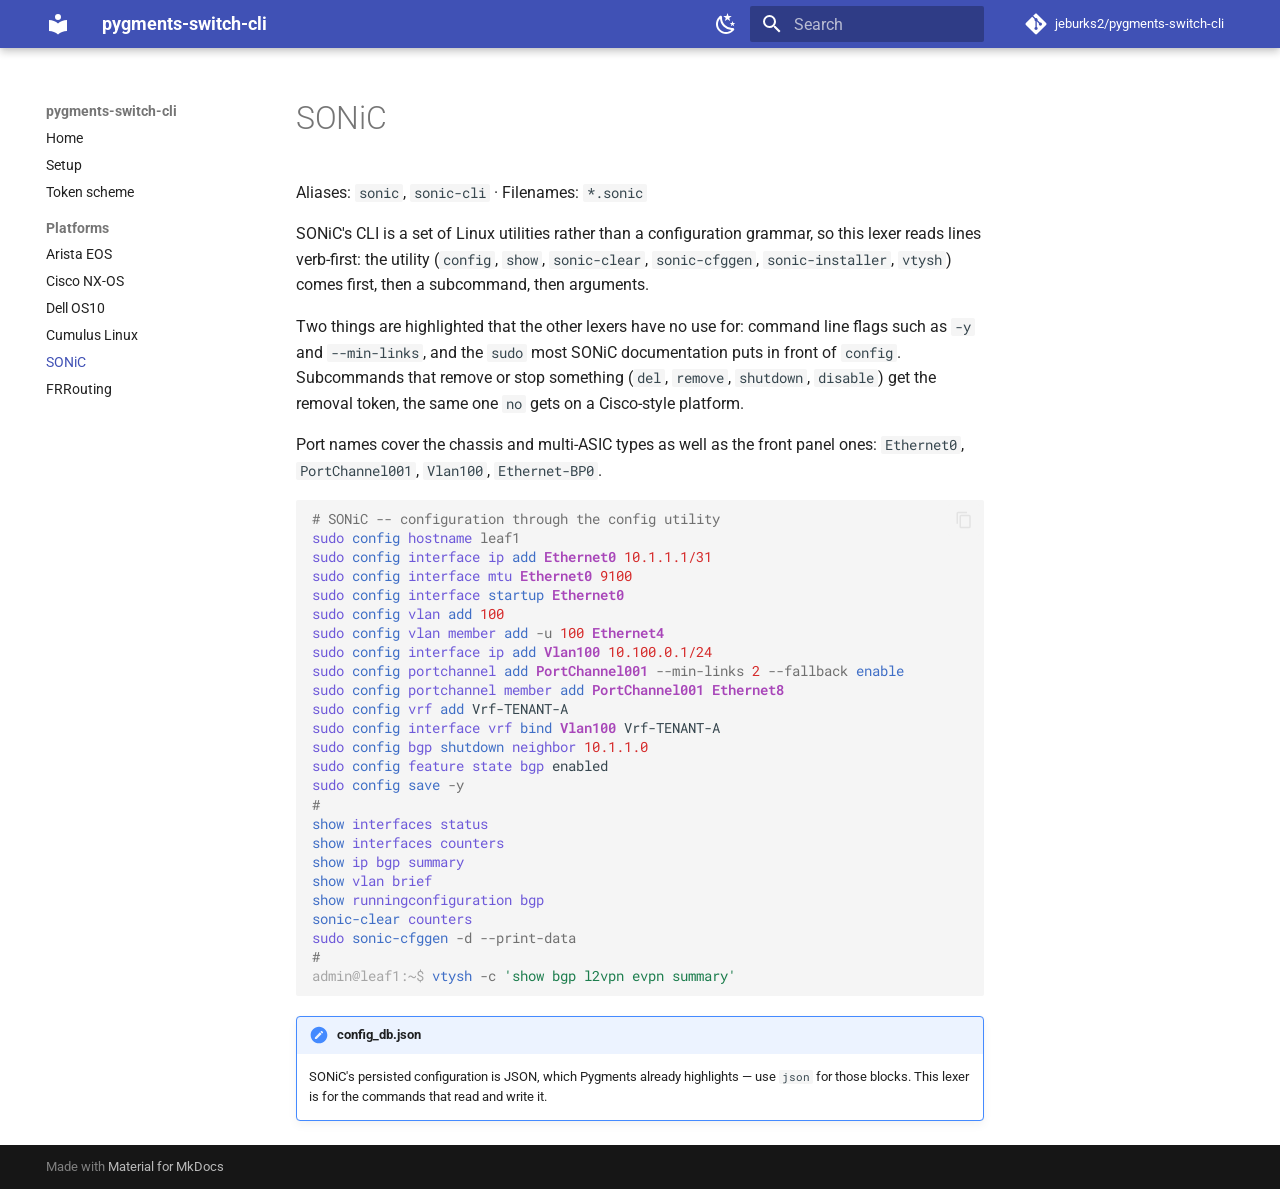
<file: platforms/sonic/index.html>
<!doctype html>
<html lang="en" class="no-js">
  <head>
    
      <meta charset="utf-8">
      <meta name="viewport" content="width=device-width,initial-scale=1">
      
        <meta name="description" content="Pygments lexers for switch CLIs — Arista EOS, Dell OS10, Cumulus Linux, Cisco NX-OS, SONiC and FRRouting">
      
      
      
        <link rel="canonical" href="https://jeburks2.github.io/pygments-switch-cli/platforms/sonic/">
      
      
        <link rel="prev" href="../cumulus/">
      
      
        <link rel="next" href="../frr/">
      
      
        
      
      
      <link rel="icon" href="../../assets/images/favicon.png">
      <meta name="generator" content="mkdocs-1.6.1, mkdocs-material-9.7.7">
    
    
      
        <title>SONiC - pygments-switch-cli</title>
      
    
    
      <link rel="stylesheet" href="../../assets/stylesheets/main.ec1eaa64.min.css">
      
        
        <link rel="stylesheet" href="../../assets/stylesheets/palette.ab4e12ef.min.css">
      
      


    
    
      
    
    
      
        
        
        <link rel="preconnect" href="https://fonts.gstatic.com" crossorigin>
        <link rel="stylesheet" href="https://fonts.googleapis.com/css?family=Roboto:300,300i,400,400i,700,700i%7CRoboto+Mono:400,400i,700,700i&display=fallback">
        <style>:root{--md-text-font:"Roboto";--md-code-font:"Roboto Mono"}</style>
      
    
    
      <link rel="stylesheet" href="../../stylesheets/extra.css">
    
    <script>__md_scope=new URL("../..",location),__md_hash=e=>[...e].reduce(((e,_)=>(e<<5)-e+_.charCodeAt(0)),0),__md_get=(e,_=localStorage,t=__md_scope)=>JSON.parse(_.getItem(t.pathname+"."+e)),__md_set=(e,_,t=localStorage,a=__md_scope)=>{try{t.setItem(a.pathname+"."+e,JSON.stringify(_))}catch(e){}}</script>
    
      

    
    
  </head>
  
  
    
    
      
    
    
    
    
    <body dir="ltr" data-md-color-scheme="default" data-md-color-primary="indigo" data-md-color-accent="indigo">
  
    
    <input class="md-toggle" data-md-toggle="drawer" type="checkbox" id="__drawer" autocomplete="off">
    <input class="md-toggle" data-md-toggle="search" type="checkbox" id="__search" autocomplete="off">
    <label class="md-overlay" for="__drawer"></label>
    <div data-md-component="skip">
      
        
        <a href="#sonic" class="md-skip">
          Skip to content
        </a>
      
    </div>
    <div data-md-component="announce">
      
    </div>
    
    
      

  

<header class="md-header md-header--shadow" data-md-component="header">
  <nav class="md-header__inner md-grid" aria-label="Header">
    <a href="../.." title="pygments-switch-cli" class="md-header__button md-logo" aria-label="pygments-switch-cli" data-md-component="logo">
      
  
  <svg xmlns="http://www.w3.org/2000/svg" viewBox="0 0 24 24"><path d="M12 8a3 3 0 0 0 3-3 3 3 0 0 0-3-3 3 3 0 0 0-3 3 3 3 0 0 0 3 3m0 3.54C9.64 9.35 6.5 8 3 8v11c3.5 0 6.64 1.35 9 3.54 2.36-2.19 5.5-3.54 9-3.54V8c-3.5 0-6.64 1.35-9 3.54"/></svg>

    </a>
    <label class="md-header__button md-icon" for="__drawer">
      
      <svg xmlns="http://www.w3.org/2000/svg" viewBox="0 0 24 24"><path d="M3 6h18v2H3zm0 5h18v2H3zm0 5h18v2H3z"/></svg>
    </label>
    <div class="md-header__title" data-md-component="header-title">
      <div class="md-header__ellipsis">
        <div class="md-header__topic">
          <span class="md-ellipsis">
            pygments-switch-cli
          </span>
        </div>
        <div class="md-header__topic" data-md-component="header-topic">
          <span class="md-ellipsis">
            
              SONiC
            
          </span>
        </div>
      </div>
    </div>
    
      
        <form class="md-header__option" data-md-component="palette">
  
    
    
    
    <input class="md-option" data-md-color-media="(prefers-color-scheme: light)" data-md-color-scheme="default" data-md-color-primary="indigo" data-md-color-accent="indigo"  aria-label="Switch to dark mode"  type="radio" name="__palette" id="__palette_0">
    
      <label class="md-header__button md-icon" title="Switch to dark mode" for="__palette_1" hidden>
        <svg xmlns="http://www.w3.org/2000/svg" viewBox="0 0 24 24"><path d="m17.75 4.09-2.53 1.94.91 3.06-2.63-1.81-2.63 1.81.91-3.06-2.53-1.94L12.44 4l1.06-3 1.06 3zm3.5 6.91-1.64 1.25.59 1.98-1.7-1.17-1.7 1.17.59-1.98L15.75 11l2.06-.05L18.5 9l.69 1.95zm-2.28 4.95c.83-.08 1.72 1.1 1.19 1.85-.32.45-.66.87-1.08 1.27C15.17 23 8.84 23 4.94 19.07c-3.91-3.9-3.91-10.24 0-14.14.4-.4.82-.76 1.27-1.08.75-.53 1.93.36 1.85 1.19-.27 2.86.69 5.83 2.89 8.02a9.96 9.96 0 0 0 8.02 2.89m-1.64 2.02a12.08 12.08 0 0 1-7.8-3.47c-2.17-2.19-3.33-5-3.49-7.82-2.81 3.14-2.7 7.96.31 10.98 3.02 3.01 7.84 3.12 10.98.31"/></svg>
      </label>
    
  
    
    
    
    <input class="md-option" data-md-color-media="(prefers-color-scheme: dark)" data-md-color-scheme="slate" data-md-color-primary="indigo" data-md-color-accent="indigo"  aria-label="Switch to light mode"  type="radio" name="__palette" id="__palette_1">
    
      <label class="md-header__button md-icon" title="Switch to light mode" for="__palette_0" hidden>
        <svg xmlns="http://www.w3.org/2000/svg" viewBox="0 0 24 24"><path d="M12 7a5 5 0 0 1 5 5 5 5 0 0 1-5 5 5 5 0 0 1-5-5 5 5 0 0 1 5-5m0 2a3 3 0 0 0-3 3 3 3 0 0 0 3 3 3 3 0 0 0 3-3 3 3 0 0 0-3-3m0-7 2.39 3.42C13.65 5.15 12.84 5 12 5s-1.65.15-2.39.42zM3.34 7l4.16-.35A7.2 7.2 0 0 0 5.94 8.5c-.44.74-.69 1.5-.83 2.29zm.02 10 1.76-3.77a7.131 7.131 0 0 0 2.38 4.14zM20.65 7l-1.77 3.79a7.02 7.02 0 0 0-2.38-4.15zm-.01 10-4.14.36c.59-.51 1.12-1.14 1.54-1.86.42-.73.69-1.5.83-2.29zM12 22l-2.41-3.44c.74.27 1.55.44 2.41.44.82 0 1.63-.17 2.37-.44z"/></svg>
      </label>
    
  
</form>
      
    
    
      <script>var palette=__md_get("__palette");if(palette&&palette.color){if("(prefers-color-scheme)"===palette.color.media){var media=matchMedia("(prefers-color-scheme: light)"),input=document.querySelector(media.matches?"[data-md-color-media='(prefers-color-scheme: light)']":"[data-md-color-media='(prefers-color-scheme: dark)']");palette.color.media=input.getAttribute("data-md-color-media"),palette.color.scheme=input.getAttribute("data-md-color-scheme"),palette.color.primary=input.getAttribute("data-md-color-primary"),palette.color.accent=input.getAttribute("data-md-color-accent")}for(var[key,value]of Object.entries(palette.color))document.body.setAttribute("data-md-color-"+key,value)}</script>
    
    
    
      
      
        <label class="md-header__button md-icon" for="__search">
          
          <svg xmlns="http://www.w3.org/2000/svg" viewBox="0 0 24 24"><path d="M9.5 3A6.5 6.5 0 0 1 16 9.5c0 1.61-.59 3.09-1.56 4.23l.27.27h.79l5 5-1.5 1.5-5-5v-.79l-.27-.27A6.52 6.52 0 0 1 9.5 16 6.5 6.5 0 0 1 3 9.5 6.5 6.5 0 0 1 9.5 3m0 2C7 5 5 7 5 9.5S7 14 9.5 14 14 12 14 9.5 12 5 9.5 5"/></svg>
        </label>
        <div class="md-search" data-md-component="search" role="dialog">
  <label class="md-search__overlay" for="__search"></label>
  <div class="md-search__inner" role="search">
    <form class="md-search__form" name="search">
      <input type="text" class="md-search__input" name="query" aria-label="Search" placeholder="Search" autocapitalize="off" autocorrect="off" autocomplete="off" spellcheck="false" data-md-component="search-query" required>
      <label class="md-search__icon md-icon" for="__search">
        
        <svg xmlns="http://www.w3.org/2000/svg" viewBox="0 0 24 24"><path d="M9.5 3A6.5 6.5 0 0 1 16 9.5c0 1.61-.59 3.09-1.56 4.23l.27.27h.79l5 5-1.5 1.5-5-5v-.79l-.27-.27A6.52 6.52 0 0 1 9.5 16 6.5 6.5 0 0 1 3 9.5 6.5 6.5 0 0 1 9.5 3m0 2C7 5 5 7 5 9.5S7 14 9.5 14 14 12 14 9.5 12 5 9.5 5"/></svg>
        
        <svg xmlns="http://www.w3.org/2000/svg" viewBox="0 0 24 24"><path d="M20 11v2H8l5.5 5.5-1.42 1.42L4.16 12l7.92-7.92L13.5 5.5 8 11z"/></svg>
      </label>
      <nav class="md-search__options" aria-label="Search">
        
        <button type="reset" class="md-search__icon md-icon" title="Clear" aria-label="Clear" tabindex="-1">
          
          <svg xmlns="http://www.w3.org/2000/svg" viewBox="0 0 24 24"><path d="M19 6.41 17.59 5 12 10.59 6.41 5 5 6.41 10.59 12 5 17.59 6.41 19 12 13.41 17.59 19 19 17.59 13.41 12z"/></svg>
        </button>
      </nav>
      
    </form>
    <div class="md-search__output">
      <div class="md-search__scrollwrap" tabindex="0" data-md-scrollfix>
        <div class="md-search-result" data-md-component="search-result">
          <div class="md-search-result__meta">
            Initializing search
          </div>
          <ol class="md-search-result__list" role="presentation"></ol>
        </div>
      </div>
    </div>
  </div>
</div>
      
    
    
      <div class="md-header__source">
        <a href="https://github.com/jeburks2/pygments-switch-cli" title="Go to repository" class="md-source" data-md-component="source">
  <div class="md-source__icon md-icon">
    
    <svg xmlns="http://www.w3.org/2000/svg" viewBox="0 0 448 512"><!--! Font Awesome Free 7.1.0 by @fontawesome - https://fontawesome.com License - https://fontawesome.com/license/free (Icons: CC BY 4.0, Fonts: SIL OFL 1.1, Code: MIT License) Copyright 2025 Fonticons, Inc.--><path d="M439.6 236.1 244 40.5c-5.4-5.5-12.8-8.5-20.4-8.5s-15 3-20.4 8.4L162.5 81l51.5 51.5c27.1-9.1 52.7 16.8 43.4 43.7l49.7 49.7c34.2-11.8 61.2 31 35.5 56.7-26.5 26.5-70.2-2.9-56-37.3L240.3 199v121.9c25.3 12.5 22.3 41.8 9.1 55-6.4 6.4-15.2 10.1-24.3 10.1s-17.8-3.6-24.3-10.1c-17.6-17.6-11.1-46.9 11.2-56v-123c-20.8-8.5-24.6-30.7-18.6-45L142.6 101 8.5 235.1C3 240.6 0 247.9 0 255.5s3 15 8.5 20.4l195.6 195.7c5.4 5.4 12.7 8.4 20.4 8.4s15-3 20.4-8.4l194.7-194.7c5.4-5.4 8.4-12.8 8.4-20.4s-3-15-8.4-20.4"/></svg>
  </div>
  <div class="md-source__repository">
    jeburks2/pygments-switch-cli
  </div>
</a>
      </div>
    
  </nav>
  
</header>
    
    <div class="md-container" data-md-component="container">
      
      
        
          
        
      
      <main class="md-main" data-md-component="main">
        <div class="md-main__inner md-grid">
          
            
              
              <div class="md-sidebar md-sidebar--primary" data-md-component="sidebar" data-md-type="navigation" >
                <div class="md-sidebar__scrollwrap">
                  <div class="md-sidebar__inner">
                    



<nav class="md-nav md-nav--primary" aria-label="Navigation" data-md-level="0">
  <label class="md-nav__title" for="__drawer">
    <a href="../.." title="pygments-switch-cli" class="md-nav__button md-logo" aria-label="pygments-switch-cli" data-md-component="logo">
      
  
  <svg xmlns="http://www.w3.org/2000/svg" viewBox="0 0 24 24"><path d="M12 8a3 3 0 0 0 3-3 3 3 0 0 0-3-3 3 3 0 0 0-3 3 3 3 0 0 0 3 3m0 3.54C9.64 9.35 6.5 8 3 8v11c3.5 0 6.64 1.35 9 3.54 2.36-2.19 5.5-3.54 9-3.54V8c-3.5 0-6.64 1.35-9 3.54"/></svg>

    </a>
    pygments-switch-cli
  </label>
  
    <div class="md-nav__source">
      <a href="https://github.com/jeburks2/pygments-switch-cli" title="Go to repository" class="md-source" data-md-component="source">
  <div class="md-source__icon md-icon">
    
    <svg xmlns="http://www.w3.org/2000/svg" viewBox="0 0 448 512"><!--! Font Awesome Free 7.1.0 by @fontawesome - https://fontawesome.com License - https://fontawesome.com/license/free (Icons: CC BY 4.0, Fonts: SIL OFL 1.1, Code: MIT License) Copyright 2025 Fonticons, Inc.--><path d="M439.6 236.1 244 40.5c-5.4-5.5-12.8-8.5-20.4-8.5s-15 3-20.4 8.4L162.5 81l51.5 51.5c27.1-9.1 52.7 16.8 43.4 43.7l49.7 49.7c34.2-11.8 61.2 31 35.5 56.7-26.5 26.5-70.2-2.9-56-37.3L240.3 199v121.9c25.3 12.5 22.3 41.8 9.1 55-6.4 6.4-15.2 10.1-24.3 10.1s-17.8-3.6-24.3-10.1c-17.6-17.6-11.1-46.9 11.2-56v-123c-20.8-8.5-24.6-30.7-18.6-45L142.6 101 8.5 235.1C3 240.6 0 247.9 0 255.5s3 15 8.5 20.4l195.6 195.7c5.4 5.4 12.7 8.4 20.4 8.4s15-3 20.4-8.4l194.7-194.7c5.4-5.4 8.4-12.8 8.4-20.4s-3-15-8.4-20.4"/></svg>
  </div>
  <div class="md-source__repository">
    jeburks2/pygments-switch-cli
  </div>
</a>
    </div>
  
  <ul class="md-nav__list" data-md-scrollfix>
    
      
      
  
  
  
  
    <li class="md-nav__item">
      <a href="../.." class="md-nav__link">
        
  
  
  <span class="md-ellipsis">
    
  
    Home
  

    
  </span>
  
  

      </a>
    </li>
  

    
      
      
  
  
  
  
    <li class="md-nav__item">
      <a href="../../setup/" class="md-nav__link">
        
  
  
  <span class="md-ellipsis">
    
  
    Setup
  

    
  </span>
  
  

      </a>
    </li>
  

    
      
      
  
  
  
  
    <li class="md-nav__item">
      <a href="../../tokens/" class="md-nav__link">
        
  
  
  <span class="md-ellipsis">
    
  
    Token scheme
  

    
  </span>
  
  

      </a>
    </li>
  

    
      
      
  
  
    
  
  
  
    
    
    
    
      
        
        
      
    
    
    <li class="md-nav__item md-nav__item--active md-nav__item--section md-nav__item--nested">
      
        
        
        <input class="md-nav__toggle md-toggle " type="checkbox" id="__nav_4" checked>
        
          
          <label class="md-nav__link" for="__nav_4" id="__nav_4_label" tabindex="">
            
  
  
  <span class="md-ellipsis">
    
  
    Platforms
  

    
  </span>
  
  

            <span class="md-nav__icon md-icon"></span>
          </label>
        
        <nav class="md-nav" data-md-level="1" aria-labelledby="__nav_4_label" aria-expanded="true">
          <label class="md-nav__title" for="__nav_4">
            <span class="md-nav__icon md-icon"></span>
            
  
    Platforms
  

          </label>
          <ul class="md-nav__list" data-md-scrollfix>
            
              
                
  
  
  
  
    <li class="md-nav__item">
      <a href="../arista-eos/" class="md-nav__link">
        
  
  
  <span class="md-ellipsis">
    
  
    Arista EOS
  

    
  </span>
  
  

      </a>
    </li>
  

              
            
              
                
  
  
  
  
    <li class="md-nav__item">
      <a href="../cisco-nxos/" class="md-nav__link">
        
  
  
  <span class="md-ellipsis">
    
  
    Cisco NX-OS
  

    
  </span>
  
  

      </a>
    </li>
  

              
            
              
                
  
  
  
  
    <li class="md-nav__item">
      <a href="../dell-os10/" class="md-nav__link">
        
  
  
  <span class="md-ellipsis">
    
  
    Dell OS10
  

    
  </span>
  
  

      </a>
    </li>
  

              
            
              
                
  
  
  
  
    <li class="md-nav__item">
      <a href="../cumulus/" class="md-nav__link">
        
  
  
  <span class="md-ellipsis">
    
  
    Cumulus Linux
  

    
  </span>
  
  

      </a>
    </li>
  

              
            
              
                
  
  
    
  
  
  
    <li class="md-nav__item md-nav__item--active">
      
      <input class="md-nav__toggle md-toggle" type="checkbox" id="__toc">
      
      
        
      
      
      <a href="./" class="md-nav__link md-nav__link--active">
        
  
  
  <span class="md-ellipsis">
    
  
    SONiC
  

    
  </span>
  
  

      </a>
      
    </li>
  

              
            
              
                
  
  
  
  
    <li class="md-nav__item">
      <a href="../frr/" class="md-nav__link">
        
  
  
  <span class="md-ellipsis">
    
  
    FRRouting
  

    
  </span>
  
  

      </a>
    </li>
  

              
            
          </ul>
        </nav>
      
    </li>
  

    
  </ul>
</nav>
                  </div>
                </div>
              </div>
            
            
              
              <div class="md-sidebar md-sidebar--secondary" data-md-component="sidebar" data-md-type="toc" >
                <div class="md-sidebar__scrollwrap">
                  <div class="md-sidebar__inner">
                    

<nav class="md-nav md-nav--secondary" aria-label="Table of contents">
  
  
  
    
  
  
</nav>
                  </div>
                </div>
              </div>
            
          
          
            <div class="md-content" data-md-component="content">
              
              <article class="md-content__inner md-typeset">
                
                  


  
  


<h1 id="sonic">SONiC<a class="headerlink" href="#sonic" title="Permanent link">&para;</a></h1>
<p>Aliases: <code>sonic</code>, <code>sonic-cli</code> · Filenames: <code>*.sonic</code></p>
<p>SONiC's CLI is a set of Linux utilities rather than a configuration grammar,
so this lexer reads lines verb-first: the utility (<code>config</code>, <code>show</code>,
<code>sonic-clear</code>, <code>sonic-cfggen</code>, <code>sonic-installer</code>, <code>vtysh</code>) comes first, then a
subcommand, then arguments.</p>
<p>Two things are highlighted that the other lexers have no use for: command line
flags such as <code>-y</code> and <code>--min-links</code>, and the <code>sudo</code> most SONiC documentation
puts in front of <code>config</code>. Subcommands that remove or stop something (<code>del</code>,
<code>remove</code>, <code>shutdown</code>, <code>disable</code>) get the removal token, the same one <code>no</code> gets
on a Cisco-style platform.</p>
<p>Port names cover the chassis and multi-ASIC types as well as the front panel
ones: <code>Ethernet0</code>, <code>PortChannel001</code>, <code>Vlan100</code>, <code>Ethernet-BP0</code>.</p>
<div class="language-sonic highlight"><pre><span></span><code><span id="__span-0-1"><a id="__codelineno-0-1" name="__codelineno-0-1" href="#__codelineno-0-1"></a><span class="c1"># SONiC -- configuration through the config utility</span>
</span><span id="__span-0-2"><a id="__codelineno-0-2" name="__codelineno-0-2" href="#__codelineno-0-2"></a><span class="nb">sudo</span><span class="w"> </span><span class="kn">config</span><span class="w"> </span><span class="nb">hostname</span><span class="w"> </span><span class="nv">leaf1</span>
</span><span id="__span-0-3"><a id="__codelineno-0-3" name="__codelineno-0-3" href="#__codelineno-0-3"></a><span class="nb">sudo</span><span class="w"> </span><span class="kn">config</span><span class="w"> </span><span class="nb">interface</span><span class="w"> </span><span class="nb">ip</span><span class="w"> </span><span class="k">add</span><span class="w"> </span><span class="nf">Ethernet0</span><span class="w"> </span><span class="m">10.1.1.1/31</span>
</span><span id="__span-0-4"><a id="__codelineno-0-4" name="__codelineno-0-4" href="#__codelineno-0-4"></a><span class="nb">sudo</span><span class="w"> </span><span class="kn">config</span><span class="w"> </span><span class="nb">interface</span><span class="w"> </span><span class="nb">mtu</span><span class="w"> </span><span class="nf">Ethernet0</span><span class="w"> </span><span class="mi">9100</span>
</span><span id="__span-0-5"><a id="__codelineno-0-5" name="__codelineno-0-5" href="#__codelineno-0-5"></a><span class="nb">sudo</span><span class="w"> </span><span class="kn">config</span><span class="w"> </span><span class="nb">interface</span><span class="w"> </span><span class="k">startup</span><span class="w"> </span><span class="nf">Ethernet0</span>
</span><span id="__span-0-6"><a id="__codelineno-0-6" name="__codelineno-0-6" href="#__codelineno-0-6"></a><span class="nb">sudo</span><span class="w"> </span><span class="kn">config</span><span class="w"> </span><span class="nb">vlan</span><span class="w"> </span><span class="k">add</span><span class="w"> </span><span class="mi">100</span>
</span><span id="__span-0-7"><a id="__codelineno-0-7" name="__codelineno-0-7" href="#__codelineno-0-7"></a><span class="nb">sudo</span><span class="w"> </span><span class="kn">config</span><span class="w"> </span><span class="nb">vlan</span><span class="w"> </span><span class="nb">member</span><span class="w"> </span><span class="k">add</span><span class="w"> </span><span class="na">-u</span><span class="w"> </span><span class="mi">100</span><span class="w"> </span><span class="nf">Ethernet4</span>
</span><span id="__span-0-8"><a id="__codelineno-0-8" name="__codelineno-0-8" href="#__codelineno-0-8"></a><span class="nb">sudo</span><span class="w"> </span><span class="kn">config</span><span class="w"> </span><span class="nb">interface</span><span class="w"> </span><span class="nb">ip</span><span class="w"> </span><span class="k">add</span><span class="w"> </span><span class="nf">Vlan100</span><span class="w"> </span><span class="m">10.100.0.1/24</span>
</span><span id="__span-0-9"><a id="__codelineno-0-9" name="__codelineno-0-9" href="#__codelineno-0-9"></a><span class="nb">sudo</span><span class="w"> </span><span class="kn">config</span><span class="w"> </span><span class="nb">portchannel</span><span class="w"> </span><span class="k">add</span><span class="w"> </span><span class="nf">PortChannel001</span><span class="w"> </span><span class="na">--min-links</span><span class="w"> </span><span class="mi">2</span><span class="w"> </span><span class="na">--fallback</span><span class="w"> </span><span class="k">enable</span>
</span><span id="__span-0-10"><a id="__codelineno-0-10" name="__codelineno-0-10" href="#__codelineno-0-10"></a><span class="nb">sudo</span><span class="w"> </span><span class="kn">config</span><span class="w"> </span><span class="nb">portchannel</span><span class="w"> </span><span class="nb">member</span><span class="w"> </span><span class="k">add</span><span class="w"> </span><span class="nf">PortChannel001</span><span class="w"> </span><span class="nf">Ethernet8</span>
</span><span id="__span-0-11"><a id="__codelineno-0-11" name="__codelineno-0-11" href="#__codelineno-0-11"></a><span class="nb">sudo</span><span class="w"> </span><span class="kn">config</span><span class="w"> </span><span class="nb">vrf</span><span class="w"> </span><span class="k">add</span><span class="w"> </span>Vrf-TENANT-A
</span><span id="__span-0-12"><a id="__codelineno-0-12" name="__codelineno-0-12" href="#__codelineno-0-12"></a><span class="nb">sudo</span><span class="w"> </span><span class="kn">config</span><span class="w"> </span><span class="nb">interface</span><span class="w"> </span><span class="nb">vrf</span><span class="w"> </span><span class="k">bind</span><span class="w"> </span><span class="nf">Vlan100</span><span class="w"> </span>Vrf-TENANT-A
</span><span id="__span-0-13"><a id="__codelineno-0-13" name="__codelineno-0-13" href="#__codelineno-0-13"></a><span class="nb">sudo</span><span class="w"> </span><span class="kn">config</span><span class="w"> </span><span class="nb">bgp</span><span class="w"> </span><span class="kr">shutdown</span><span class="w"> </span><span class="nb">neighbor</span><span class="w"> </span><span class="m">10.1.1.0</span>
</span><span id="__span-0-14"><a id="__codelineno-0-14" name="__codelineno-0-14" href="#__codelineno-0-14"></a><span class="nb">sudo</span><span class="w"> </span><span class="kn">config</span><span class="w"> </span><span class="nb">feature</span><span class="w"> </span><span class="nb">state</span><span class="w"> </span><span class="nb">bgp</span><span class="w"> </span><span class="kc">enabled</span>
</span><span id="__span-0-15"><a id="__codelineno-0-15" name="__codelineno-0-15" href="#__codelineno-0-15"></a><span class="nb">sudo</span><span class="w"> </span><span class="kn">config</span><span class="w"> </span><span class="k">save</span><span class="w"> </span><span class="na">-y</span>
</span><span id="__span-0-16"><a id="__codelineno-0-16" name="__codelineno-0-16" href="#__codelineno-0-16"></a><span class="c1">#</span>
</span><span id="__span-0-17"><a id="__codelineno-0-17" name="__codelineno-0-17" href="#__codelineno-0-17"></a><span class="kn">show</span><span class="w"> </span><span class="nb">interfaces</span><span class="w"> </span><span class="nb">status</span>
</span><span id="__span-0-18"><a id="__codelineno-0-18" name="__codelineno-0-18" href="#__codelineno-0-18"></a><span class="kn">show</span><span class="w"> </span><span class="nb">interfaces</span><span class="w"> </span><span class="nb">counters</span>
</span><span id="__span-0-19"><a id="__codelineno-0-19" name="__codelineno-0-19" href="#__codelineno-0-19"></a><span class="kn">show</span><span class="w"> </span><span class="nb">ip</span><span class="w"> </span><span class="nb">bgp</span><span class="w"> </span><span class="nb">summary</span>
</span><span id="__span-0-20"><a id="__codelineno-0-20" name="__codelineno-0-20" href="#__codelineno-0-20"></a><span class="kn">show</span><span class="w"> </span><span class="nb">vlan</span><span class="w"> </span><span class="nb">brief</span>
</span><span id="__span-0-21"><a id="__codelineno-0-21" name="__codelineno-0-21" href="#__codelineno-0-21"></a><span class="kn">show</span><span class="w"> </span><span class="nb">runningconfiguration</span><span class="w"> </span><span class="nb">bgp</span>
</span><span id="__span-0-22"><a id="__codelineno-0-22" name="__codelineno-0-22" href="#__codelineno-0-22"></a><span class="kn">sonic-clear</span><span class="w"> </span><span class="nb">counters</span>
</span><span id="__span-0-23"><a id="__codelineno-0-23" name="__codelineno-0-23" href="#__codelineno-0-23"></a><span class="nb">sudo</span><span class="w"> </span><span class="kn">sonic-cfggen</span><span class="w"> </span><span class="na">-d</span><span class="w"> </span><span class="na">--print-data</span>
</span><span id="__span-0-24"><a id="__codelineno-0-24" name="__codelineno-0-24" href="#__codelineno-0-24"></a><span class="c1">#</span>
</span><span id="__span-0-25"><a id="__codelineno-0-25" name="__codelineno-0-25" href="#__codelineno-0-25"></a><span class="gp">admin@leaf1:~$</span><span class="w"> </span><span class="kn">vtysh</span><span class="w"> </span><span class="na">-c</span><span class="w"> </span><span class="s1">'show bgp l2vpn evpn summary'</span>
</span></code></pre></div>
<div class="admonition note">
<p class="admonition-title">config_db.json</p>
<p>SONiC's persisted configuration is JSON, which Pygments already
highlights — use <code>json</code> for those blocks. This lexer is for the commands
that read and write it.</p>
</div>












                
              </article>
            </div>
          
          
<script>var target=document.getElementById(location.hash.slice(1));target&&target.name&&(target.checked=target.name.startsWith("__tabbed_"))</script>
        </div>
        
          <button type="button" class="md-top md-icon" data-md-component="top" hidden>
  
  <svg xmlns="http://www.w3.org/2000/svg" viewBox="0 0 24 24"><path d="M13 20h-2V8l-5.5 5.5-1.42-1.42L12 4.16l7.92 7.92-1.42 1.42L13 8z"/></svg>
  Back to top
</button>
        
      </main>
      
        <footer class="md-footer">
  
  <div class="md-footer-meta md-typeset">
    <div class="md-footer-meta__inner md-grid">
      <div class="md-copyright">
  
  
    Made with
    <a href="https://squidfunk.github.io/mkdocs-material/" target="_blank" rel="noopener">
      Material for MkDocs
    </a>
  
</div>
      
    </div>
  </div>
</footer>
      
    </div>
    <div class="md-dialog" data-md-component="dialog">
      <div class="md-dialog__inner md-typeset"></div>
    </div>
    
    
    
      
      
      <script id="__config" type="application/json">{"annotate": null, "base": "../..", "features": ["content.code.copy", "navigation.sections", "navigation.top", "toc.follow"], "search": "../../assets/javascripts/workers/search.2c215733.min.js", "tags": null, "translations": {"clipboard.copied": "Copied to clipboard", "clipboard.copy": "Copy to clipboard", "search.result.more.one": "1 more on this page", "search.result.more.other": "# more on this page", "search.result.none": "No matching documents", "search.result.one": "1 matching document", "search.result.other": "# matching documents", "search.result.placeholder": "Type to start searching", "search.result.term.missing": "Missing", "select.version": "Select version"}, "version": null}</script>
    
    
      <script src="../../assets/javascripts/bundle.d7400e89.min.js"></script>
      
    
  </body>
</html>
</file>
<file: stylesheets/extra.css>
/* The lexers in this package emit Name.Function for interface and port names.
   Material's default theme colors that the same as a function call, which is
   fine, but interface names are the thing readers scan a config for, so the
   demo site gives them a little more weight. Delete this file's rules to see
   the stock Material colors. */
.highlight .nf {
  font-weight: 600;
}

/* Device prompts in a pasted session: present but receding, so the commands
   after them stay the focus. */
.highlight .gp {
  opacity: 0.6;
  user-select: none;
}
</file>
<file: assets/stylesheets/main.ec1eaa64.min.css>
@charset "UTF-8";html{-webkit-text-size-adjust:none;-moz-text-size-adjust:none;text-size-adjust:none;box-sizing:border-box}*,:after,:before{box-sizing:inherit}@media (prefers-reduced-motion){*,:after,:before{transition:none!important}}body{margin:0}a,button,input,label{-webkit-tap-highlight-color:transparent}a{color:inherit;text-decoration:none}hr{border:0;box-sizing:initial;display:block;height:.05rem;overflow:visible;padding:0}small{font-size:80%}sub,sup{line-height:1em}img{border-style:none}table{border-collapse:initial;border-spacing:0}td,th{font-weight:400;vertical-align:top}button{background:#0000;border:0;font-family:inherit;font-size:inherit;margin:0;padding:0}input{border:0;outline:none}:root{--md-primary-fg-color:#4051b5;--md-primary-fg-color--light:#5d6cc0;--md-primary-fg-color--dark:#303fa1;--md-primary-bg-color:#fff;--md-primary-bg-color--light:#ffffffb3;--md-accent-fg-color:#526cfe;--md-accent-fg-color--transparent:#526cfe1a;--md-accent-bg-color:#fff;--md-accent-bg-color--light:#ffffffb3}[data-md-color-scheme=default]{color-scheme:light}[data-md-color-scheme=default] img[src$="#gh-dark-mode-only"],[data-md-color-scheme=default] img[src$="#only-dark"]{display:none}:root,[data-md-color-scheme=default]{--md-hue:225deg;--md-default-fg-color:#000000de;--md-default-fg-color--light:#0000008a;--md-default-fg-color--lighter:#00000052;--md-default-fg-color--lightest:#00000012;--md-default-bg-color:#fff;--md-default-bg-color--light:#ffffffb3;--md-default-bg-color--lighter:#ffffff4d;--md-default-bg-color--lightest:#ffffff1f;--md-code-fg-color:#36464e;--md-code-bg-color:#f5f5f5;--md-code-bg-color--light:#f5f5f5b3;--md-code-bg-color--lighter:#f5f5f54d;--md-code-hl-color:#4287ff;--md-code-hl-color--light:#4287ff1a;--md-code-hl-number-color:#d52a2a;--md-code-hl-special-color:#db1457;--md-code-hl-function-color:#a846b9;--md-code-hl-constant-color:#6e59d9;--md-code-hl-keyword-color:#3f6ec6;--md-code-hl-string-color:#1c7d4d;--md-code-hl-name-color:var(--md-code-fg-color);--md-code-hl-operator-color:var(--md-default-fg-color--light);--md-code-hl-punctuation-color:var(--md-default-fg-color--light);--md-code-hl-comment-color:var(--md-default-fg-color--light);--md-code-hl-generic-color:var(--md-default-fg-color--light);--md-code-hl-variable-color:var(--md-default-fg-color--light);--md-typeset-color:var(--md-default-fg-color);--md-typeset-a-color:var(--md-primary-fg-color);--md-typeset-del-color:#f5503d26;--md-typeset-ins-color:#0bd57026;--md-typeset-kbd-color:#fafafa;--md-typeset-kbd-accent-color:#fff;--md-typeset-kbd-border-color:#b8b8b8;--md-typeset-mark-color:#ffff0080;--md-typeset-table-color:#0000001f;--md-typeset-table-color--light:rgba(0,0,0,.035);--md-admonition-fg-color:var(--md-default-fg-color);--md-admonition-bg-color:var(--md-default-bg-color);--md-warning-fg-color:#000000de;--md-warning-bg-color:#ff9;--md-footer-fg-color:#fff;--md-footer-fg-color--light:#ffffffb3;--md-footer-fg-color--lighter:#ffffff73;--md-footer-bg-color:#000000de;--md-footer-bg-color--dark:#00000052;--md-shadow-z1:0 0.2rem 0.5rem #0000000d,0 0 0.05rem #0000001a;--md-shadow-z2:0 0.2rem 0.5rem #0000001a,0 0 0.05rem #00000040;--md-shadow-z3:0 0.2rem 0.5rem #0003,0 0 0.05rem #00000059}.md-icon svg{fill:currentcolor;display:block;height:1.2rem;width:1.2rem}body{-webkit-font-smoothing:antialiased;-moz-osx-font-smoothing:grayscale;--md-text-font-family:var(--md-text-font,_),-apple-system,BlinkMacSystemFont,Helvetica,Arial,sans-serif;--md-code-font-family:var(--md-code-font,_),SFMono-Regular,Consolas,Menlo,monospace}aside,body,input{font-feature-settings:"kern","liga";color:var(--md-typeset-color);font-family:var(--md-text-font-family)}code,kbd,pre{font-feature-settings:"kern";font-family:var(--md-code-font-family)}:root{--md-typeset-table-sort-icon:url('data:image/svg+xml;charset=utf-8,<svg xmlns="http://www.w3.org/2000/svg" viewBox="0 0 24 24"><path d="m18 21-4-4h3V7h-3l4-4 4 4h-3v10h3M2 19v-2h10v2M2 13v-2h7v2M2 7V5h4v2z"/></svg>');--md-typeset-table-sort-icon--asc:url('data:image/svg+xml;charset=utf-8,<svg xmlns="http://www.w3.org/2000/svg" viewBox="0 0 24 24"><path d="M19 17h3l-4 4-4-4h3V3h2M2 17h10v2H2M6 5v2H2V5m0 6h7v2H2z"/></svg>');--md-typeset-table-sort-icon--desc:url('data:image/svg+xml;charset=utf-8,<svg xmlns="http://www.w3.org/2000/svg" viewBox="0 0 24 24"><path d="M19 7h3l-4-4-4 4h3v14h2M2 17h10v2H2M6 5v2H2V5m0 6h7v2H2z"/></svg>')}.md-typeset{-webkit-print-color-adjust:exact;color-adjust:exact;font-size:.8rem;line-height:1.6;overflow-wrap:break-word}@media print{.md-typeset{font-size:.68rem}}.md-typeset blockquote,.md-typeset dl,.md-typeset figure,.md-typeset ol,.md-typeset pre,.md-typeset ul{margin-bottom:1em;margin-top:1em}.md-typeset h1{color:var(--md-default-fg-color--light);font-size:2em;line-height:1.3;margin:0 0 1.25em}.md-typeset h1,.md-typeset h2{font-weight:300;letter-spacing:-.01em}.md-typeset h2{font-size:1.5625em;line-height:1.4;margin:1.6em 0 .64em}.md-typeset h3{font-size:1.25em;font-weight:400;letter-spacing:-.01em;line-height:1.5;margin:1.6em 0 .8em}.md-typeset h2+h3{margin-top:.8em}.md-typeset h4{font-weight:700;letter-spacing:-.01em;margin:1em 0}.md-typeset h5,.md-typeset h6{color:var(--md-default-fg-color--light);font-size:.8em;font-weight:700;letter-spacing:-.01em;margin:1.25em 0}.md-typeset h5{text-transform:uppercase}.md-typeset h5 code{text-transform:none}.md-typeset hr{border-bottom:.05rem solid var(--md-default-fg-color--lightest);display:flow-root;margin:1.5em 0}.md-typeset a{color:var(--md-typeset-a-color);word-break:break-word}.md-typeset a,.md-typeset a:before{transition:color 125ms}.md-typeset a:focus,.md-typeset a:hover{color:var(--md-accent-fg-color)}.md-typeset a:focus code,.md-typeset a:hover code{background-color:var(--md-accent-fg-color--transparent);color:var(--md-accent-fg-color)}.md-typeset a code{color:var(--md-typeset-a-color)}.md-typeset a.focus-visible{outline-color:var(--md-accent-fg-color);outline-offset:.2rem}.md-typeset code,.md-typeset kbd,.md-typeset pre{color:var(--md-code-fg-color);direction:ltr;font-variant-ligatures:none;transition:background-color 125ms}@media print{.md-typeset code,.md-typeset kbd,.md-typeset pre{white-space:pre-wrap}}.md-typeset code{background-color:var(--md-code-bg-color);border-radius:.1rem;-webkit-box-decoration-break:clone;box-decoration-break:clone;font-size:.85em;padding:0 .2941176471em;transition:color 125ms,background-color 125ms;word-break:break-word}.md-typeset code:not(.focus-visible){-webkit-tap-highlight-color:transparent;outline:none}.md-typeset pre{display:flow-root;line-height:1.4;position:relative}.md-typeset pre>code{-webkit-box-decoration-break:slice;box-decoration-break:slice;box-shadow:none;display:block;margin:0;outline-color:var(--md-accent-fg-color);overflow:auto;padding:.7720588235em 1.1764705882em;scrollbar-color:var(--md-default-fg-color--lighter) #0000;scrollbar-width:thin;touch-action:auto;word-break:normal}.md-typeset pre>code:hover{scrollbar-color:var(--md-accent-fg-color) #0000}.md-typeset pre>code::-webkit-scrollbar{height:.2rem;width:.2rem}.md-typeset pre>code::-webkit-scrollbar-thumb{background-color:var(--md-default-fg-color--lighter)}.md-typeset pre>code::-webkit-scrollbar-thumb:hover{background-color:var(--md-accent-fg-color)}.md-typeset kbd{background-color:var(--md-typeset-kbd-color);border-radius:.1rem;box-shadow:0 .1rem 0 .05rem var(--md-typeset-kbd-border-color),0 .1rem 0 var(--md-typeset-kbd-border-color),0 -.1rem .2rem var(--md-typeset-kbd-accent-color) inset;color:var(--md-default-fg-color);display:inline-block;font-size:.75em;padding:0 .6666666667em;vertical-align:text-top;word-break:break-word}.md-typeset mark{background-color:var(--md-typeset-mark-color);-webkit-box-decoration-break:clone;box-decoration-break:clone;color:inherit;word-break:break-word}.md-typeset abbr{cursor:help;text-decoration:none}.md-typeset [data-preview],.md-typeset abbr{border-bottom:.05rem dotted var(--md-default-fg-color--light)}.md-typeset small{opacity:.75}[dir=ltr] .md-typeset sub,[dir=ltr] .md-typeset sup{margin-left:.078125em}[dir=rtl] .md-typeset sub,[dir=rtl] .md-typeset sup{margin-right:.078125em}[dir=ltr] .md-typeset blockquote{padding-left:.6rem}[dir=rtl] .md-typeset blockquote{padding-right:.6rem}[dir=ltr] .md-typeset blockquote{border-left:.2rem solid var(--md-default-fg-color--lighter)}[dir=rtl] .md-typeset blockquote{border-right:.2rem solid var(--md-default-fg-color--lighter)}.md-typeset blockquote{color:var(--md-default-fg-color--light);margin-left:0;margin-right:0}.md-typeset ul{list-style-type:disc}.md-typeset ul[type]{list-style-type:revert-layer}[dir=ltr] .md-typeset ol,[dir=ltr] .md-typeset ul{margin-left:.625em}[dir=rtl] .md-typeset ol,[dir=rtl] .md-typeset ul{margin-right:.625em}.md-typeset ol,.md-typeset ul{padding:0}.md-typeset ol:not([hidden]),.md-typeset ul:not([hidden]){display:flow-root}.md-typeset ol ol,.md-typeset ul ol{list-style-type:lower-alpha}.md-typeset ol ol ol,.md-typeset ul ol ol{list-style-type:lower-roman}.md-typeset ol ol ol ol,.md-typeset ul ol ol ol{list-style-type:upper-alpha}.md-typeset ol ol ol ol ol,.md-typeset ul ol ol ol ol{list-style-type:upper-roman}.md-typeset ol[type],.md-typeset ul[type]{list-style-type:revert-layer}[dir=ltr] .md-typeset ol li,[dir=ltr] .md-typeset ul li{margin-left:1.25em}[dir=rtl] .md-typeset ol li,[dir=rtl] .md-typeset ul li{margin-right:1.25em}.md-typeset ol li,.md-typeset ul li{margin-bottom:.5em}.md-typeset ol li blockquote,.md-typeset ol li p,.md-typeset ul li blockquote,.md-typeset ul li p{margin:.5em 0}.md-typeset ol li:last-child,.md-typeset ul li:last-child{margin-bottom:0}[dir=ltr] .md-typeset ol li ol,[dir=ltr] .md-typeset ol li ul,[dir=ltr] .md-typeset ul li ol,[dir=ltr] .md-typeset ul li ul{margin-left:.625em}[dir=rtl] .md-typeset ol li ol,[dir=rtl] .md-typeset ol li ul,[dir=rtl] .md-typeset ul li ol,[dir=rtl] .md-typeset ul li ul{margin-right:.625em}.md-typeset ol li ol,.md-typeset ol li ul,.md-typeset ul li ol,.md-typeset ul li ul{margin-bottom:.5em;margin-top:.5em}[dir=ltr] .md-typeset dd{margin-left:1.875em}[dir=rtl] .md-typeset dd{margin-right:1.875em}.md-typeset dd{margin-bottom:1.5em;margin-top:1em}.md-typeset img,.md-typeset svg,.md-typeset video{height:auto;max-width:100%}.md-typeset img[align=left]{margin:1em 1em 1em 0}.md-typeset img[align=right]{margin:1em 0 1em 1em}.md-typeset img[align]:only-child{margin-top:0}.md-typeset figure{display:flow-root;margin:1em auto;max-width:100%;text-align:center;width:fit-content}.md-typeset figure img{display:block;margin:0 auto}.md-typeset figcaption{font-style:italic;margin:1em auto;max-width:24rem}.md-typeset iframe{max-width:100%}.md-typeset table:not([class]){background-color:var(--md-default-bg-color);border:.05rem solid var(--md-typeset-table-color);border-radius:.1rem;display:inline-block;font-size:.64rem;max-width:100%;overflow:auto;touch-action:auto}@media print{.md-typeset table:not([class]){display:table}}.md-typeset table:not([class])+*{margin-top:1.5em}.md-typeset table:not([class]) td>:first-child,.md-typeset table:not([class]) th>:first-child{margin-top:0}.md-typeset table:not([class]) td>:last-child,.md-typeset table:not([class]) th>:last-child{margin-bottom:0}.md-typeset table:not([class]) td:not([align]),.md-typeset table:not([class]) th:not([align]){text-align:left}[dir=rtl] .md-typeset table:not([class]) td:not([align]),[dir=rtl] .md-typeset table:not([class]) th:not([align]){text-align:right}.md-typeset table:not([class]) th{font-weight:700;min-width:5rem;padding:.9375em 1.25em;vertical-align:top}.md-typeset table:not([class]) td{border-top:.05rem solid var(--md-typeset-table-color);padding:.9375em 1.25em;vertical-align:top}.md-typeset table:not([class]) tbody tr{transition:background-color 125ms}.md-typeset table:not([class]) tbody tr:hover{background-color:var(--md-typeset-table-color--light);box-shadow:0 .05rem 0 var(--md-default-bg-color) inset}.md-typeset table:not([class]) a{word-break:normal}.md-typeset table th[role=columnheader]{cursor:pointer}[dir=ltr] .md-typeset table th[role=columnheader]:after{margin-left:.5em}[dir=rtl] .md-typeset table th[role=columnheader]:after{margin-right:.5em}.md-typeset table th[role=columnheader]:after{content:"";display:inline-block;height:1.2em;-webkit-mask-image:var(--md-typeset-table-sort-icon);mask-image:var(--md-typeset-table-sort-icon);-webkit-mask-repeat:no-repeat;mask-repeat:no-repeat;-webkit-mask-size:contain;mask-size:contain;transition:background-color 125ms;vertical-align:text-bottom;width:1.2em}.md-typeset table th[role=columnheader]:hover:after{background-color:var(--md-default-fg-color--lighter)}.md-typeset table th[role=columnheader][aria-sort=ascending]:after{background-color:var(--md-default-fg-color--light);-webkit-mask-image:var(--md-typeset-table-sort-icon--asc);mask-image:var(--md-typeset-table-sort-icon--asc)}.md-typeset table th[role=columnheader][aria-sort=descending]:after{background-color:var(--md-default-fg-color--light);-webkit-mask-image:var(--md-typeset-table-sort-icon--desc);mask-image:var(--md-typeset-table-sort-icon--desc)}.md-typeset__scrollwrap{margin:1em -.8rem;overflow-x:auto;touch-action:auto}.md-typeset__table{display:inline-block;margin-bottom:.5em;padding:0 .8rem}@media print{.md-typeset__table{display:block}}html .md-typeset__table table{display:table;margin:0;overflow:hidden;width:100%}@media screen and (max-width:44.984375em){.md-content__inner>pre{margin:1em -.8rem}.md-content__inner>pre code{border-radius:0}}.md-typeset .md-author{border-radius:100%;display:block;flex-shrink:0;height:1.6rem;overflow:hidden;position:relative;transition:color 125ms,transform 125ms;width:1.6rem}.md-typeset .md-author img{display:block}.md-typeset .md-author--more{background:var(--md-default-fg-color--lightest);color:var(--md-default-fg-color--lighter);font-size:.6rem;font-weight:700;line-height:1.6rem;text-align:center}.md-typeset .md-author--long{height:2.4rem;width:2.4rem}.md-typeset a.md-author{transform:scale(1)}.md-typeset a.md-author img{border-radius:100%;filter:grayscale(100%) opacity(75%);transition:filter 125ms}.md-typeset a.md-author:focus,.md-typeset a.md-author:hover{transform:scale(1.1);z-index:1}.md-typeset a.md-author:focus img,.md-typeset a.md-author:hover img{filter:grayscale(0)}.md-banner{background-color:var(--md-footer-bg-color);color:var(--md-footer-fg-color);overflow:auto}@media print{.md-banner{display:none}}.md-banner--warning{background-color:var(--md-warning-bg-color);color:var(--md-warning-fg-color)}.md-banner__inner{font-size:.7rem;margin:.6rem auto;padding:0 .8rem}[dir=ltr] .md-banner__button{float:right}[dir=rtl] .md-banner__button{float:left}.md-banner__button{color:inherit;cursor:pointer;transition:opacity .25s}.no-js .md-banner__button{display:none}.md-banner__button:hover{opacity:.7}html{font-size:125%;height:100%;overflow-x:hidden}@media screen and (min-width:100em){html{font-size:137.5%}}@media screen and (min-width:125em){html{font-size:150%}}body{background-color:var(--md-default-bg-color);display:flex;flex-direction:column;font-size:.5rem;min-height:100%;position:relative;width:100%}@media print{body{display:block}}@media screen and (max-width:59.984375em){body[data-md-scrolllock]{position:fixed}}.md-grid{margin-left:auto;margin-right:auto;max-width:61rem}.md-container{display:flex;flex-direction:column;flex-grow:1}@media print{.md-container{display:block}}.md-main{flex-grow:1}.md-main__inner{display:flex;height:100%;margin-top:1.5rem}.md-ellipsis{overflow:hidden;text-overflow:ellipsis}.md-toggle{display:none}.md-option{height:0;opacity:0;position:absolute;width:0}.md-option:checked+label:not([hidden]){display:block}.md-option.focus-visible+label{outline-color:var(--md-accent-fg-color);outline-style:auto}.md-skip{background-color:var(--md-default-fg-color);border-radius:.1rem;color:var(--md-default-bg-color);font-size:.64rem;margin:.5rem;opacity:0;outline-color:var(--md-accent-fg-color);padding:.3rem .5rem;position:fixed;transform:translateY(.4rem);z-index:-1}.md-skip:focus{opacity:1;transform:translateY(0);transition:transform .25s cubic-bezier(.4,0,.2,1),opacity 175ms 75ms;z-index:10}@page{margin:25mm}:root{--md-clipboard-icon:url('data:image/svg+xml;charset=utf-8,<svg xmlns="http://www.w3.org/2000/svg" viewBox="0 0 24 24"><path d="M19 21H8V7h11m0-2H8a2 2 0 0 0-2 2v14a2 2 0 0 0 2 2h11a2 2 0 0 0 2-2V7a2 2 0 0 0-2-2m-3-4H4a2 2 0 0 0-2 2v14h2V3h12z"/></svg>')}.md-clipboard{border-radius:.1rem;color:var(--md-default-fg-color--lightest);cursor:pointer;height:1.5em;outline-color:var(--md-accent-fg-color);outline-offset:.1rem;transition:color .25s;width:1.5em;z-index:1}@media print{.md-clipboard{display:none}}.md-clipboard:not(.focus-visible){-webkit-tap-highlight-color:transparent;outline:none}:hover>.md-clipboard{color:var(--md-default-fg-color--light)}.md-clipboard:focus,.md-clipboard:hover{color:var(--md-accent-fg-color)}.md-clipboard:after{background-color:currentcolor;content:"";display:block;height:1.125em;margin:0 auto;-webkit-mask-image:var(--md-clipboard-icon);mask-image:var(--md-clipboard-icon);-webkit-mask-position:center;mask-position:center;-webkit-mask-repeat:no-repeat;mask-repeat:no-repeat;-webkit-mask-size:contain;mask-size:contain;width:1.125em}.md-clipboard--inline{cursor:pointer}.md-clipboard--inline code{transition:color .25s,background-color .25s}.md-clipboard--inline:focus code,.md-clipboard--inline:hover code{background-color:var(--md-accent-fg-color--transparent);color:var(--md-accent-fg-color)}:root{--md-code-select-icon:url('data:image/svg+xml;charset=utf-8,<svg xmlns="http://www.w3.org/2000/svg" viewBox="0 0 24 24"><path d="M19 19h-4v2h4c1.1 0 2-.9 2-2v-4h-2m0-12h-4v2h4v4h2V5c0-1.1-.9-2-2-2M5 5h4V3H5c-1.1 0-2 .9-2 2v4h2m0 6H3v4c0 1.1.9 2 2 2h4v-2H5zm2-4h2v2H7zm4 0h2v2h-2zm4 0h2v2h-2zM7 7h2v2H7zm4 0h2v2h-2zm4 0h2v2h-2zm-8 8h2v2H7zm4 0h2v2h-2zm4 0h2v2h-2z"/></svg>');--md-code-copy-icon:url('data:image/svg+xml;charset=utf-8,<svg xmlns="http://www.w3.org/2000/svg" viewBox="0 0 24 24"><path d="M19 21H8V7h11m0-2H8a2 2 0 0 0-2 2v14a2 2 0 0 0 2 2h11a2 2 0 0 0 2-2V7a2 2 0 0 0-2-2m-3-4H4a2 2 0 0 0-2 2v14h2V3h12z"/></svg>')}.md-typeset .md-code__content{display:grid}.md-code__nav{background-color:var(--md-code-bg-color--lighter);border-radius:.1rem;display:flex;gap:.2rem;padding:.2rem;position:absolute;right:.25em;top:.25em;transition:background-color .25s;z-index:1}:hover>.md-code__nav{background-color:var(--md-code-bg-color--light)}.md-code__button{color:var(--md-default-fg-color--lightest);cursor:pointer;display:block;height:1.5em;outline-color:var(--md-accent-fg-color);outline-offset:.1rem;transition:color .25s;width:1.5em}:hover>*>.md-code__button{color:var(--md-default-fg-color--light)}.md-code__button.focus-visible,.md-code__button:hover{color:var(--md-accent-fg-color)}.md-code__button--active{color:var(--md-default-fg-color)!important}.md-code__button:after{background-color:currentcolor;content:"";display:block;height:1.125em;margin:0 auto;-webkit-mask-position:center;mask-position:center;-webkit-mask-repeat:no-repeat;mask-repeat:no-repeat;-webkit-mask-size:contain;mask-size:contain;width:1.125em}.md-code__button[data-md-type=select]:after{-webkit-mask-image:var(--md-code-select-icon);mask-image:var(--md-code-select-icon)}.md-code__button[data-md-type=copy]:after{-webkit-mask-image:var(--md-code-copy-icon);mask-image:var(--md-code-copy-icon)}@keyframes consent{0%{opacity:0;transform:translateY(100%)}to{opacity:1;transform:translateY(0)}}@keyframes overlay{0%{opacity:0}to{opacity:1}}.md-consent__overlay{animation:overlay .25s both;-webkit-backdrop-filter:blur(.1rem);backdrop-filter:blur(.1rem);background-color:#0000008a;height:100%;opacity:1;position:fixed;top:0;width:100%;z-index:5}.md-consent__inner{animation:consent .5s cubic-bezier(.1,.7,.1,1) both;background-color:var(--md-default-bg-color);border:0;border-radius:.1rem;bottom:0;box-shadow:0 0 .2rem #0000001a,0 .2rem .4rem #0003;max-height:100%;overflow:auto;padding:0;position:fixed;width:100%;z-index:5}.md-consent__form{padding:.8rem}.md-consent__settings{display:none;margin:1em 0}input:checked+.md-consent__settings{display:block}.md-consent__controls{margin-bottom:.8rem}.md-typeset .md-consent__controls .md-button{display:inline}@media screen and (max-width:44.984375em){.md-typeset .md-consent__controls .md-button{display:block;margin-top:.4rem;text-align:center;width:100%}}.md-consent label{cursor:pointer}.md-content{flex-grow:1;min-width:0}.md-content__inner{margin:0 .8rem 1.2rem;padding-top:.6rem}@media screen and (min-width:76.25em){[dir=ltr] .md-sidebar--primary:not([hidden])~.md-content>.md-content__inner{margin-left:1.2rem}[dir=ltr] .md-sidebar--secondary:not([hidden])~.md-content>.md-content__inner,[dir=rtl] .md-sidebar--primary:not([hidden])~.md-content>.md-content__inner{margin-right:1.2rem}[dir=rtl] .md-sidebar--secondary:not([hidden])~.md-content>.md-content__inner{margin-left:1.2rem}}.md-content__inner:before{content:"";display:block;height:.4rem}.md-content__inner>:last-child{margin-bottom:0}[dir=ltr] .md-content__button{float:right}[dir=rtl] .md-content__button{float:left}[dir=ltr] .md-content__button{margin-left:.4rem}[dir=rtl] .md-content__button{margin-right:.4rem}.md-content__button{margin:.4rem 0;padding:0}@media print{.md-content__button{display:none}}.md-typeset .md-content__button{color:var(--md-default-fg-color--lighter)}.md-content__button svg{display:inline;vertical-align:top}[dir=rtl] .md-content__button svg{transform:scaleX(-1)}[dir=ltr] .md-dialog{right:.8rem}[dir=rtl] .md-dialog{left:.8rem}.md-dialog{background-color:var(--md-default-fg-color);border-radius:.1rem;bottom:.8rem;box-shadow:var(--md-shadow-z3);min-width:11.1rem;opacity:0;padding:.4rem .6rem;pointer-events:none;position:fixed;transform:translateY(100%);transition:transform 0ms .4s,opacity .4s;z-index:4}@media print{.md-dialog{display:none}}.md-dialog--active{opacity:1;pointer-events:auto;transform:translateY(0);transition:transform .4s cubic-bezier(.075,.85,.175,1),opacity .4s}.md-dialog__inner{color:var(--md-default-bg-color);font-size:.7rem}.md-feedback{margin:2em 0 1em;text-align:center}.md-feedback fieldset{border:none;margin:0;padding:0}.md-feedback__title{font-weight:700;margin:1em auto}.md-feedback__inner{position:relative}.md-feedback__list{display:flex;flex-wrap:wrap;place-content:baseline center;position:relative}.md-feedback__list:hover .md-icon:not(:disabled){color:var(--md-default-fg-color--lighter)}:disabled .md-feedback__list{min-height:1.8rem}.md-feedback__icon{color:var(--md-default-fg-color--light);cursor:pointer;flex-shrink:0;margin:0 .1rem;transition:color 125ms}.md-feedback__icon:not(:disabled).md-icon:hover{color:var(--md-accent-fg-color)}.md-feedback__icon:disabled{color:var(--md-default-fg-color--lightest);pointer-events:none}.md-feedback__note{opacity:0;position:relative;transform:translateY(.4rem);transition:transform .4s cubic-bezier(.1,.7,.1,1),opacity .15s}.md-feedback__note>*{margin:0 auto;max-width:16rem}:disabled .md-feedback__note{opacity:1;transform:translateY(0)}@media print{.md-feedback{display:none}}.md-footer{background-color:var(--md-footer-bg-color);color:var(--md-footer-fg-color)}@media print{.md-footer{display:none}}.md-footer__inner{justify-content:space-between;overflow:auto;padding:.2rem}.md-footer__inner:not([hidden]){display:flex}.md-footer__link{align-items:end;display:flex;flex-grow:0.01;margin-bottom:.4rem;margin-top:1rem;max-width:100%;outline-color:var(--md-accent-fg-color);overflow:hidden;transition:opacity .25s}.md-footer__link:focus,.md-footer__link:hover{opacity:.7}[dir=rtl] .md-footer__link svg{transform:scaleX(-1)}@media screen and (max-width:44.984375em){.md-footer__link--prev{flex-shrink:0}.md-footer__link--prev .md-footer__title{display:none}}[dir=ltr] .md-footer__link--next{margin-left:auto}[dir=rtl] .md-footer__link--next{margin-right:auto}.md-footer__link--next{text-align:right}[dir=rtl] .md-footer__link--next{text-align:left}.md-footer__title{flex-grow:1;font-size:.9rem;margin-bottom:.7rem;max-width:calc(100% - 2.4rem);padding:0 1rem;white-space:nowrap}.md-footer__button{margin:.2rem;padding:.4rem}.md-footer__direction{font-size:.64rem;opacity:.7}.md-footer-meta{background-color:var(--md-footer-bg-color--dark)}.md-footer-meta__inner{display:flex;flex-wrap:wrap;justify-content:space-between;padding:.2rem}html .md-footer-meta.md-typeset a{color:var(--md-footer-fg-color--light)}html .md-footer-meta.md-typeset a:focus,html .md-footer-meta.md-typeset a:hover{color:var(--md-footer-fg-color)}.md-copyright{color:var(--md-footer-fg-color--lighter);font-size:.64rem;margin:auto .6rem;padding:.4rem 0;width:100%}@media screen and (min-width:45em){.md-copyright{width:auto}}.md-copyright__highlight{color:var(--md-footer-fg-color--light)}.md-social{display:inline-flex;gap:.2rem;margin:0 .4rem;padding:.2rem 0 .6rem}@media screen and (min-width:45em){.md-social{padding:.6rem 0}}.md-social__link{display:inline-block;height:1.6rem;text-align:center;width:1.6rem}.md-social__link:before{line-height:1.9}.md-social__link svg{fill:currentcolor;max-height:.8rem;vertical-align:-25%}.md-typeset .md-button{border:.1rem solid;border-radius:.1rem;color:var(--md-primary-fg-color);cursor:pointer;display:inline-block;font-weight:700;padding:.625em 2em;transition:color 125ms,background-color 125ms,border-color 125ms}.md-typeset .md-button--primary{background-color:var(--md-primary-fg-color);border-color:var(--md-primary-fg-color);color:var(--md-primary-bg-color)}.md-typeset .md-button:focus,.md-typeset .md-button:hover{background-color:var(--md-accent-fg-color);border-color:var(--md-accent-fg-color);color:var(--md-accent-bg-color)}[dir=ltr] .md-typeset .md-input{border-top-left-radius:.1rem}[dir=ltr] .md-typeset .md-input,[dir=rtl] .md-typeset .md-input{border-top-right-radius:.1rem}[dir=rtl] .md-typeset .md-input{border-top-left-radius:.1rem}.md-typeset .md-input{border-bottom:.1rem solid var(--md-default-fg-color--lighter);box-shadow:var(--md-shadow-z1);font-size:.8rem;height:1.8rem;padding:0 .6rem;transition:border .25s,box-shadow .25s}.md-typeset .md-input:focus,.md-typeset .md-input:hover{border-bottom-color:var(--md-accent-fg-color);box-shadow:var(--md-shadow-z2)}.md-typeset .md-input--stretch{width:100%}.md-header{background-color:var(--md-primary-fg-color);box-shadow:0 0 .2rem #0000,0 .2rem .4rem #0000;color:var(--md-primary-bg-color);display:block;left:0;position:sticky;right:0;top:0;z-index:4}@media print{.md-header{display:none}}.md-header[hidden]{transform:translateY(-100%);transition:transform .25s cubic-bezier(.8,0,.6,1),box-shadow .25s}.md-header--shadow{box-shadow:0 0 .2rem #0000001a,0 .2rem .4rem #0003;transition:transform .25s cubic-bezier(.1,.7,.1,1),box-shadow .25s}.md-header__inner{align-items:center;display:flex;padding:0 .2rem}.md-header__button{color:currentcolor;cursor:pointer;margin:.2rem;outline-color:var(--md-accent-fg-color);padding:.4rem;position:relative;transition:opacity .25s;vertical-align:middle;z-index:1}.md-header__button:hover{opacity:.7}.md-header__button:not([hidden]){display:inline-block}.md-header__button:not(.focus-visible){-webkit-tap-highlight-color:transparent;outline:none}.md-header__button.md-logo{margin:.2rem;padding:.4rem}@media screen and (max-width:76.234375em){.md-header__button.md-logo{display:none}}.md-header__button.md-logo img,.md-header__button.md-logo svg{fill:currentcolor;display:block;height:1.2rem;width:auto}@media screen and (min-width:60em){.md-header__button[for=__search]{display:none}}.no-js .md-header__button[for=__search]{display:none}[dir=rtl] .md-header__button[for=__search] svg{transform:scaleX(-1)}@media screen and (min-width:76.25em){.md-header__button[for=__drawer]{display:none}}.md-header__topic{display:flex;max-width:100%;position:absolute;transition:transform .4s cubic-bezier(.1,.7,.1,1),opacity .15s;white-space:nowrap}.md-header__topic+.md-header__topic{opacity:0;pointer-events:none;transform:translateX(1.25rem);transition:transform .4s cubic-bezier(1,.7,.1,.1),opacity .15s;z-index:-1}[dir=rtl] .md-header__topic+.md-header__topic{transform:translateX(-1.25rem)}.md-header__topic:first-child{font-weight:700}[dir=ltr] .md-header__title{margin-left:1rem;margin-right:.4rem}[dir=rtl] .md-header__title{margin-left:.4rem;margin-right:1rem}.md-header__title{flex-grow:1;font-size:.9rem;height:2.4rem;line-height:2.4rem}.md-header__title--active .md-header__topic{opacity:0;pointer-events:none;transform:translateX(-1.25rem);transition:transform .4s cubic-bezier(1,.7,.1,.1),opacity .15s;z-index:-1}[dir=rtl] .md-header__title--active .md-header__topic{transform:translateX(1.25rem)}.md-header__title--active .md-header__topic+.md-header__topic{opacity:1;pointer-events:auto;transform:translateX(0);transition:transform .4s cubic-bezier(.1,.7,.1,1),opacity .15s;z-index:0}.md-header__title>.md-header__ellipsis{height:100%;position:relative;width:100%}.md-header__option{display:flex;flex-shrink:0;max-width:100%;transition:max-width 0ms .25s,opacity .25s .25s;white-space:nowrap}[data-md-toggle=search]:checked~.md-header .md-header__option{max-width:0;opacity:0;transition:max-width 0ms,opacity 0ms}.md-header__option>input{bottom:0}.md-header__source{display:none}@media screen and (min-width:60em){[dir=ltr] .md-header__source{margin-left:1rem}[dir=rtl] .md-header__source{margin-right:1rem}.md-header__source{display:block;max-width:11.7rem;width:11.7rem}}@media screen and (min-width:76.25em){[dir=ltr] .md-header__source{margin-left:1.4rem}[dir=rtl] .md-header__source{margin-right:1.4rem}}.md-meta{color:var(--md-default-fg-color--light);font-size:.7rem;line-height:1.3}.md-meta__list{display:inline-flex;flex-wrap:wrap;list-style:none;margin:0;padding:0}.md-meta__item:not(:last-child):after{content:"·";margin-left:.2rem;margin-right:.2rem}.md-meta__link{color:var(--md-typeset-a-color)}.md-meta__link:focus,.md-meta__link:hover{color:var(--md-accent-fg-color)}.md-draft{background-color:#ff1744;border-radius:.125em;color:#fff;display:inline-block;font-weight:700;padding-left:.5714285714em;padding-right:.5714285714em}:root{--md-nav-icon--prev:url('data:image/svg+xml;charset=utf-8,<svg xmlns="http://www.w3.org/2000/svg" viewBox="0 0 24 24"><path d="M20 11v2H8l5.5 5.5-1.42 1.42L4.16 12l7.92-7.92L13.5 5.5 8 11z"/></svg>');--md-nav-icon--next:url('data:image/svg+xml;charset=utf-8,<svg xmlns="http://www.w3.org/2000/svg" viewBox="0 0 24 24"><path d="M8.59 16.58 13.17 12 8.59 7.41 10 6l6 6-6 6z"/></svg>');--md-toc-icon:url('data:image/svg+xml;charset=utf-8,<svg xmlns="http://www.w3.org/2000/svg" viewBox="0 0 24 24"><path d="M3 9h14V7H3zm0 4h14v-2H3zm0 4h14v-2H3zm16 0h2v-2h-2zm0-10v2h2V7zm0 6h2v-2h-2z"/></svg>')}.md-nav{font-size:.7rem;line-height:1.3}.md-nav__title{color:var(--md-default-fg-color--light);display:block;font-weight:700;overflow:hidden;padding:0 .6rem;text-overflow:ellipsis}.md-nav__title .md-nav__button{display:none}.md-nav__title .md-nav__button img{height:100%;width:auto}.md-nav__title .md-nav__button.md-logo img,.md-nav__title .md-nav__button.md-logo svg{fill:currentcolor;display:block;height:2.4rem;max-width:100%;object-fit:contain;width:auto}.md-nav__list{list-style:none;margin:0;padding:0}.md-nav__link{align-items:flex-start;display:flex;gap:.4rem;margin-top:.625em;scroll-snap-align:start;transition:color 125ms}.md-nav__link--passed,.md-nav__link--passed code{color:var(--md-default-fg-color--light)}.md-nav__item .md-nav__link--active,.md-nav__item .md-nav__link--active code{color:var(--md-typeset-a-color)}.md-nav__link .md-ellipsis{position:relative}.md-nav__link .md-ellipsis code{word-break:normal}[dir=ltr] .md-nav__link .md-icon:last-child{margin-left:auto}[dir=rtl] .md-nav__link .md-icon:last-child{margin-right:auto}.md-nav__link .md-typeset{font-size:.7rem;line-height:1.3}.md-nav__link svg{fill:currentcolor;flex-shrink:0;height:1.3em;position:relative}.md-nav__link[for]:focus,.md-nav__link[for]:hover,.md-nav__link[href]:focus,.md-nav__link[href]:hover{color:var(--md-accent-fg-color);cursor:pointer}.md-nav__link[for]:focus code,.md-nav__link[for]:hover code,.md-nav__link[href]:focus code,.md-nav__link[href]:hover code{background-color:var(--md-accent-fg-color--transparent);color:var(--md-accent-fg-color)}.md-nav__link.focus-visible{outline-color:var(--md-accent-fg-color);outline-offset:.2rem}.md-nav--primary .md-nav__link[for=__toc]{display:none}.md-nav--primary .md-nav__link[for=__toc] .md-icon:after{background-color:currentcolor;display:block;height:100%;-webkit-mask-image:var(--md-toc-icon);mask-image:var(--md-toc-icon);width:100%}.md-nav--primary .md-nav__link[for=__toc]~.md-nav{display:none}.md-nav__container>.md-nav__link{margin-top:0}.md-nav__container>.md-nav__link:first-child{flex-grow:1;min-width:0}.md-nav__icon{flex-shrink:0}.md-nav__source{display:none}@media screen and (max-width:76.234375em){.md-nav--primary,.md-nav--primary .md-nav{background-color:var(--md-default-bg-color);display:flex;flex-direction:column;height:100%;left:0;position:absolute;right:0;top:0;z-index:1}.md-nav--primary .md-nav__item,.md-nav--primary .md-nav__title{font-size:.8rem;line-height:1.5}.md-nav--primary .md-nav__title{background-color:var(--md-default-fg-color--lightest);color:var(--md-default-fg-color--light);cursor:pointer;height:5.6rem;line-height:2.4rem;padding:3rem .8rem .2rem;position:relative;white-space:nowrap}[dir=ltr] .md-nav--primary .md-nav__title .md-nav__icon{left:.4rem}[dir=rtl] .md-nav--primary .md-nav__title .md-nav__icon{right:.4rem}.md-nav--primary .md-nav__title .md-nav__icon{display:block;height:1.2rem;margin:.2rem;position:absolute;top:.4rem;width:1.2rem}.md-nav--primary .md-nav__title .md-nav__icon:after{background-color:currentcolor;content:"";display:block;height:100%;-webkit-mask-image:var(--md-nav-icon--prev);mask-image:var(--md-nav-icon--prev);-webkit-mask-position:center;mask-position:center;-webkit-mask-repeat:no-repeat;mask-repeat:no-repeat;-webkit-mask-size:contain;mask-size:contain;width:100%}.md-nav--primary .md-nav__title~.md-nav__list{background-color:var(--md-default-bg-color);box-shadow:0 .05rem 0 var(--md-default-fg-color--lightest) inset;overflow-y:auto;scroll-snap-type:y mandatory;touch-action:pan-y}.md-nav--primary .md-nav__title~.md-nav__list>:first-child{border-top:0}.md-nav--primary .md-nav__title[for=__drawer]{background-color:var(--md-primary-fg-color);color:var(--md-primary-bg-color);font-weight:700}.md-nav--primary .md-nav__title .md-logo{display:block;left:.2rem;margin:.2rem;padding:.4rem;position:absolute;right:.2rem;top:.2rem}.md-nav--primary .md-nav__list{flex:1}.md-nav--primary .md-nav__item{border-top:.05rem solid var(--md-default-fg-color--lightest)}.md-nav--primary .md-nav__item--active>.md-nav__link{color:var(--md-typeset-a-color)}.md-nav--primary .md-nav__item--active>.md-nav__link:focus,.md-nav--primary .md-nav__item--active>.md-nav__link:hover{color:var(--md-accent-fg-color)}.md-nav--primary .md-nav__link{margin-top:0;padding:.6rem .8rem}.md-nav--primary .md-nav__link svg{margin-top:.1em}.md-nav--primary .md-nav__link>.md-nav__link{padding:0}[dir=ltr] .md-nav--primary .md-nav__link .md-nav__icon{margin-right:-.2rem}[dir=rtl] .md-nav--primary .md-nav__link .md-nav__icon{margin-left:-.2rem}.md-nav--primary .md-nav__link .md-nav__icon{font-size:1.2rem;height:1.2rem;width:1.2rem}.md-nav--primary .md-nav__link .md-nav__icon:after{background-color:currentcolor;content:"";display:block;height:100%;-webkit-mask-image:var(--md-nav-icon--next);mask-image:var(--md-nav-icon--next);-webkit-mask-position:center;mask-position:center;-webkit-mask-repeat:no-repeat;mask-repeat:no-repeat;-webkit-mask-size:contain;mask-size:contain;width:100%}[dir=rtl] .md-nav--primary .md-nav__icon:after{transform:scale(-1)}.md-nav--primary .md-nav--secondary .md-nav{background-color:initial;position:static}[dir=ltr] .md-nav--primary .md-nav--secondary .md-nav .md-nav__link{padding-left:1.4rem}[dir=rtl] .md-nav--primary .md-nav--secondary .md-nav .md-nav__link{padding-right:1.4rem}[dir=ltr] .md-nav--primary .md-nav--secondary .md-nav .md-nav .md-nav__link{padding-left:2rem}[dir=rtl] .md-nav--primary .md-nav--secondary .md-nav .md-nav .md-nav__link{padding-right:2rem}[dir=ltr] .md-nav--primary .md-nav--secondary .md-nav .md-nav .md-nav .md-nav__link{padding-left:2.6rem}[dir=rtl] .md-nav--primary .md-nav--secondary .md-nav .md-nav .md-nav .md-nav__link{padding-right:2.6rem}[dir=ltr] .md-nav--primary .md-nav--secondary .md-nav .md-nav .md-nav .md-nav .md-nav__link{padding-left:3.2rem}[dir=rtl] .md-nav--primary .md-nav--secondary .md-nav .md-nav .md-nav .md-nav .md-nav__link{padding-right:3.2rem}.md-nav--secondary{background-color:initial}.md-nav__toggle~.md-nav{display:flex;opacity:0;transform:translateX(100%);transition:transform .25s cubic-bezier(.8,0,.6,1),opacity 125ms 50ms}[dir=rtl] .md-nav__toggle~.md-nav{transform:translateX(-100%)}.md-nav__toggle:checked~.md-nav{opacity:1;transform:translateX(0);transition:transform .25s cubic-bezier(.4,0,.2,1),opacity 125ms 125ms}.md-nav__toggle:checked~.md-nav>.md-nav__list{backface-visibility:hidden}}@media screen and (max-width:59.984375em){.md-nav--primary .md-nav__link[for=__toc]{display:flex}.md-nav--primary .md-nav__link[for=__toc] .md-icon:after{content:""}.md-nav--primary .md-nav__link[for=__toc]+.md-nav__link{display:none}.md-nav--primary .md-nav__link[for=__toc]~.md-nav{display:flex}.md-nav__source{background-color:var(--md-primary-fg-color--dark);color:var(--md-primary-bg-color);display:block;padding:0 .2rem}}@media screen and (min-width:60em) and (max-width:76.234375em){.md-nav--integrated .md-nav__link[for=__toc]{display:flex}.md-nav--integrated .md-nav__link[for=__toc] .md-icon:after{content:""}.md-nav--integrated .md-nav__link[for=__toc]+.md-nav__link{display:none}.md-nav--integrated .md-nav__link[for=__toc]~.md-nav{display:flex}}@media screen and (min-width:60em){.md-nav{margin-bottom:-.4rem}.md-nav--secondary .md-nav__title{background:var(--md-default-bg-color);box-shadow:0 0 .4rem .4rem var(--md-default-bg-color);position:sticky;top:0;z-index:1}.md-nav--secondary .md-nav__title[for=__toc]{scroll-snap-align:start}.md-nav--secondary .md-nav__title .md-nav__icon{display:none}[dir=ltr] .md-nav--secondary .md-nav__list{padding-left:.6rem}[dir=rtl] .md-nav--secondary .md-nav__list{padding-right:.6rem}.md-nav--secondary .md-nav__list{padding-bottom:.4rem}[dir=ltr] .md-nav--secondary .md-nav__item>.md-nav__link{margin-right:.4rem}[dir=rtl] .md-nav--secondary .md-nav__item>.md-nav__link{margin-left:.4rem}}@media screen and (min-width:76.25em){.md-nav{margin-bottom:-.4rem;transition:max-height .25s cubic-bezier(.86,0,.07,1)}.md-nav--primary .md-nav__title{background:var(--md-default-bg-color);box-shadow:0 0 .4rem .4rem var(--md-default-bg-color);position:sticky;top:0;z-index:1}.md-nav--primary .md-nav__title[for=__drawer]{scroll-snap-align:start}.md-nav--primary .md-nav__title .md-nav__icon{display:none}[dir=ltr] .md-nav--primary .md-nav__list{padding-left:.6rem}[dir=rtl] .md-nav--primary .md-nav__list{padding-right:.6rem}.md-nav--primary .md-nav__list{padding-bottom:.4rem}[dir=ltr] .md-nav--primary .md-nav__item>.md-nav__link{margin-right:.4rem}[dir=rtl] .md-nav--primary .md-nav__item>.md-nav__link{margin-left:.4rem}.md-nav__toggle~.md-nav{display:grid;grid-template-rows:minmax(.4rem,0fr);opacity:0;transition:grid-template-rows .25s cubic-bezier(.86,0,.07,1),opacity .25s,visibility 0ms .25s;visibility:collapse}.md-nav__toggle~.md-nav>.md-nav__list{overflow:hidden}.md-nav__toggle.md-toggle--indeterminate~.md-nav,.md-nav__toggle:checked~.md-nav{grid-template-rows:minmax(.4rem,1fr);opacity:1;transition:grid-template-rows .25s cubic-bezier(.86,0,.07,1),opacity .15s .1s,visibility 0ms;visibility:visible}.md-nav__toggle.md-toggle--indeterminate~.md-nav{transition:none}.md-nav__item--nested>.md-nav>.md-nav__title{display:none}.md-nav__item--section{display:block;margin:1.25em 0}.md-nav__item--section:last-child{margin-bottom:0}.md-nav__item--section>.md-nav__link{font-weight:700}.md-nav__item--section>.md-nav__link[for]{color:var(--md-default-fg-color--light)}.md-nav__item--section>.md-nav__link:not(.md-nav__container){pointer-events:none}.md-nav__item--section>.md-nav__link .md-icon,.md-nav__item--section>.md-nav__link>[for]{display:none}[dir=ltr] .md-nav__item--section>.md-nav{margin-left:-.6rem}[dir=rtl] .md-nav__item--section>.md-nav{margin-right:-.6rem}.md-nav__item--section>.md-nav{display:block;opacity:1;visibility:visible}.md-nav__item--section>.md-nav>.md-nav__list>.md-nav__item{padding:0}.md-nav__icon{border-radius:100%;height:.9rem;transition:background-color .25s;width:.9rem}.md-nav__icon:hover{background-color:var(--md-accent-fg-color--transparent)}.md-nav__icon:after{background-color:currentcolor;border-radius:100%;content:"";display:inline-block;height:100%;-webkit-mask-image:var(--md-nav-icon--next);mask-image:var(--md-nav-icon--next);-webkit-mask-position:center;mask-position:center;-webkit-mask-repeat:no-repeat;mask-repeat:no-repeat;-webkit-mask-size:contain;mask-size:contain;transition:transform .25s;vertical-align:-.1rem;width:100%}[dir=rtl] .md-nav__icon:after{transform:rotate(180deg)}.md-nav__item--nested .md-nav__toggle:checked~.md-nav__link .md-nav__icon:after,.md-nav__item--nested .md-toggle--indeterminate~.md-nav__link .md-nav__icon:after{transform:rotate(90deg)}.md-nav--lifted>.md-nav__list>.md-nav__item,.md-nav--lifted>.md-nav__title{display:none}.md-nav--lifted>.md-nav__list>.md-nav__item--active{display:block}.md-nav--lifted>.md-nav__list>.md-nav__item--active>.md-nav__link{background:var(--md-default-bg-color);box-shadow:0 0 .4rem .4rem var(--md-default-bg-color);margin-top:0;position:sticky;top:0;z-index:1}.md-nav--lifted>.md-nav__list>.md-nav__item--active>.md-nav__link:not(.md-nav__container){pointer-events:none}.md-nav--lifted>.md-nav__list>.md-nav__item--active.md-nav__item--section{margin:0}[dir=ltr] .md-nav--lifted>.md-nav__list>.md-nav__item>.md-nav:not(.md-nav--secondary){margin-left:-.6rem}[dir=rtl] .md-nav--lifted>.md-nav__list>.md-nav__item>.md-nav:not(.md-nav--secondary){margin-right:-.6rem}.md-nav--lifted>.md-nav__list>.md-nav__item>[for]{color:var(--md-default-fg-color--light)}.md-nav--lifted .md-nav[data-md-level="1"]{grid-template-rows:minmax(.4rem,1fr);opacity:1;visibility:visible}[dir=ltr] .md-nav--integrated>.md-nav__list>.md-nav__item--active .md-nav--secondary{border-left:.05rem solid var(--md-primary-fg-color)}[dir=rtl] .md-nav--integrated>.md-nav__list>.md-nav__item--active .md-nav--secondary{border-right:.05rem solid var(--md-primary-fg-color)}.md-nav--integrated>.md-nav__list>.md-nav__item--active .md-nav--secondary{display:block;margin-bottom:1.25em;opacity:1;visibility:visible}.md-nav--integrated>.md-nav__list>.md-nav__item--active .md-nav--secondary>.md-nav__list{overflow:visible;padding-bottom:0}.md-nav--integrated>.md-nav__list>.md-nav__item--active .md-nav--secondary>.md-nav__title{display:none}}.md-pagination{font-size:.8rem;font-weight:700;gap:.4rem}.md-pagination,.md-pagination>*{align-items:center;display:flex;justify-content:center}.md-pagination>*{border-radius:.2rem;height:1.8rem;min-width:1.8rem;text-align:center}.md-pagination__current{background-color:var(--md-default-fg-color--lightest);color:var(--md-default-fg-color--light)}.md-pagination__link{transition:color 125ms,background-color 125ms}.md-pagination__link:focus,.md-pagination__link:hover{background-color:var(--md-accent-fg-color--transparent);color:var(--md-accent-fg-color)}.md-pagination__link:focus svg,.md-pagination__link:hover svg{color:var(--md-accent-fg-color)}.md-pagination__link.focus-visible{outline-color:var(--md-accent-fg-color);outline-offset:.2rem}.md-pagination__link svg{fill:currentcolor;color:var(--md-default-fg-color--lighter);display:block;max-height:100%;width:1.2rem}:root{--md-path-icon:url('data:image/svg+xml;charset=utf-8,<svg xmlns="http://www.w3.org/2000/svg" viewBox="0 0 24 24"><path d="M8.59 16.58 13.17 12 8.59 7.41 10 6l6 6-6 6z"/></svg>')}.md-path{font-size:.7rem;margin:0 .8rem;overflow:auto;padding-top:1.2rem}.md-path:not([hidden]){display:block}@media screen and (min-width:76.25em){.md-path{margin:0 1.2rem}}.md-path__list{align-items:center;display:flex;gap:.2rem;list-style:none;margin:0;padding:0}.md-path__item:not(:first-child){display:inline-flex;gap:.2rem;white-space:nowrap}.md-path__item:not(:first-child):before{background-color:var(--md-default-fg-color--lighter);content:"";display:inline;height:.8rem;-webkit-mask-image:var(--md-path-icon);mask-image:var(--md-path-icon);width:.8rem}.md-path__link{align-items:center;color:var(--md-default-fg-color--light);display:flex}.md-path__link:focus,.md-path__link:hover{color:var(--md-accent-fg-color)}:root{--md-post-pin-icon:url('data:image/svg+xml;charset=utf-8,<svg xmlns="http://www.w3.org/2000/svg" viewBox="0 0 24 24"><path d="M16 12V4h1V2H7v2h1v8l-2 2v2h5.2v6h1.6v-6H18v-2z"/></svg>')}.md-post__back{border-bottom:.05rem solid var(--md-default-fg-color--lightest);margin-bottom:1.2rem;padding-bottom:1.2rem}@media screen and (max-width:76.234375em){.md-post__back{display:none}}[dir=rtl] .md-post__back svg{transform:scaleX(-1)}.md-post__authors{display:flex;flex-direction:column;gap:.6rem;margin:0 .6rem 1.2rem}.md-post .md-post__meta a{transition:color 125ms}.md-post .md-post__meta a:focus,.md-post .md-post__meta a:hover{color:var(--md-accent-fg-color)}.md-post__title{color:var(--md-default-fg-color--light);font-weight:700}.md-post--excerpt{margin-bottom:3.2rem}.md-post--excerpt .md-post__header{align-items:center;display:flex;gap:.6rem;min-height:1.6rem}.md-post--excerpt .md-post__authors{align-items:center;display:inline-flex;flex-direction:row;gap:.2rem;margin:0;min-height:2.4rem}[dir=ltr] .md-post--excerpt .md-post__meta .md-meta__list{margin-right:.4rem}[dir=rtl] .md-post--excerpt .md-post__meta .md-meta__list{margin-left:.4rem}.md-post--excerpt .md-post__content>:first-child{--md-scroll-margin:6rem;margin-top:0}.md-post>.md-nav--secondary{margin:1em 0}.md-pin{background:var(--md-default-fg-color--lightest);border-radius:1rem;margin-top:-.05rem;padding:.2rem}.md-pin:after{background-color:currentcolor;content:"";display:block;height:.6rem;margin:0 auto;-webkit-mask-image:var(--md-post-pin-icon);mask-image:var(--md-post-pin-icon);-webkit-mask-position:center;mask-position:center;-webkit-mask-repeat:no-repeat;mask-repeat:no-repeat;-webkit-mask-size:contain;mask-size:contain;width:.6rem}.md-profile{align-items:center;display:flex;font-size:.7rem;gap:.6rem;line-height:1.4;width:100%}.md-profile__description{flex-grow:1}.md-content--post{display:flex}@media screen and (max-width:76.234375em){.md-content--post{flex-flow:column-reverse}}.md-content--post>.md-content__inner{flex-grow:1;min-width:0}@media screen and (min-width:76.25em){[dir=ltr] .md-content--post>.md-content__inner{margin-left:1.2rem}[dir=rtl] .md-content--post>.md-content__inner{margin-right:1.2rem}}@media screen and (max-width:76.234375em){.md-sidebar.md-sidebar--post{padding:0;position:static;width:100%}.md-sidebar.md-sidebar--post .md-sidebar__scrollwrap{overflow:visible}.md-sidebar.md-sidebar--post .md-sidebar__inner{padding:0}.md-sidebar.md-sidebar--post .md-post__meta{margin-left:.6rem;margin-right:.6rem}.md-sidebar.md-sidebar--post .md-nav__item{border:none;display:inline}.md-sidebar.md-sidebar--post .md-nav__list{display:inline-flex;flex-wrap:wrap;gap:.6rem;padding-bottom:.6rem;padding-top:.6rem}.md-sidebar.md-sidebar--post .md-nav__link{padding:0}.md-sidebar.md-sidebar--post .md-nav{height:auto;margin-bottom:0;position:static}}:root{--md-progress-value:0;--md-progress-delay:400ms}.md-progress{background:var(--md-primary-bg-color);height:.075rem;opacity:min(clamp(0,var(--md-progress-value),1),clamp(0,100 - var(--md-progress-value),1));position:fixed;top:0;transform:scaleX(calc(var(--md-progress-value)*1%));transform-origin:left;transition:transform .5s cubic-bezier(.19,1,.22,1),opacity .25s var(--md-progress-delay);width:100%;z-index:4}:root{--md-search-result-icon:url('data:image/svg+xml;charset=utf-8,<svg xmlns="http://www.w3.org/2000/svg" viewBox="0 0 24 24"><path d="M14 2H6a2 2 0 0 0-2 2v16a2 2 0 0 0 2 2h7c-.41-.25-.8-.56-1.14-.9-.33-.33-.61-.7-.86-1.1H6V4h7v5h5v1.18c.71.16 1.39.43 2 .82V8zm6.31 16.9c1.33-2.11.69-4.9-1.4-6.22-2.11-1.33-4.91-.68-6.22 1.4-1.34 2.11-.69 4.89 1.4 6.22 1.46.93 3.32.93 4.79.02L22 23.39 23.39 22zm-3.81.1a2.5 2.5 0 0 1-2.5-2.5 2.5 2.5 0 0 1 2.5-2.5 2.5 2.5 0 0 1 2.5 2.5 2.5 2.5 0 0 1-2.5 2.5"/></svg>')}.md-search{position:relative}@media screen and (min-width:60em){.md-search{padding:.2rem 0}}.no-js .md-search{display:none}.md-search__overlay{opacity:0;z-index:1}@media screen and (max-width:59.984375em){[dir=ltr] .md-search__overlay{left:-2.2rem}[dir=rtl] .md-search__overlay{right:-2.2rem}.md-search__overlay{background-color:var(--md-default-bg-color);border-radius:1rem;height:2rem;overflow:hidden;pointer-events:none;position:absolute;top:-1rem;transform-origin:center;transition:transform .3s .1s,opacity .2s .2s;width:2rem}[data-md-toggle=search]:checked~.md-header .md-search__overlay{opacity:1;transition:transform .4s,opacity .1s}}@media screen and (min-width:60em){[dir=ltr] .md-search__overlay{left:0}[dir=rtl] .md-search__overlay{right:0}.md-search__overlay{background-color:#0000008a;cursor:pointer;height:0;position:fixed;top:0;transition:width 0ms .25s,height 0ms .25s,opacity .25s;width:0}[data-md-toggle=search]:checked~.md-header .md-search__overlay{height:200vh;opacity:1;transition:width 0ms,height 0ms,opacity .25s;width:100%}}@media screen and (max-width:29.984375em){[data-md-toggle=search]:checked~.md-header .md-search__overlay{transform:scale(45)}}@media screen and (min-width:30em) and (max-width:44.984375em){[data-md-toggle=search]:checked~.md-header .md-search__overlay{transform:scale(60)}}@media screen and (min-width:45em) and (max-width:59.984375em){[data-md-toggle=search]:checked~.md-header .md-search__overlay{transform:scale(75)}}.md-search__inner{backface-visibility:hidden}@media screen and (max-width:59.984375em){[dir=ltr] .md-search__inner{left:0}[dir=rtl] .md-search__inner{right:0}.md-search__inner{height:0;opacity:0;overflow:hidden;position:fixed;top:0;transform:translateX(5%);transition:width 0ms .3s,height 0ms .3s,transform .15s cubic-bezier(.4,0,.2,1) .15s,opacity .15s .15s;width:0;z-index:2}[dir=rtl] .md-search__inner{transform:translateX(-5%)}[data-md-toggle=search]:checked~.md-header .md-search__inner{height:100%;opacity:1;transform:translateX(0);transition:width 0ms 0ms,height 0ms 0ms,transform .15s cubic-bezier(.1,.7,.1,1) .15s,opacity .15s .15s;width:100%}}@media screen and (min-width:60em){[dir=ltr] .md-search__inner{float:right}[dir=rtl] .md-search__inner{float:left}.md-search__inner{padding:.1rem 0;position:relative;transition:width .25s cubic-bezier(.1,.7,.1,1);width:11.7rem}}@media screen and (min-width:60em) and (max-width:76.234375em){[data-md-toggle=search]:checked~.md-header .md-search__inner{width:23.4rem}}@media screen and (min-width:76.25em){[data-md-toggle=search]:checked~.md-header .md-search__inner{width:34.4rem}}.md-search__form{background-color:var(--md-default-bg-color);box-shadow:0 0 .6rem #0000;height:2.4rem;position:relative;transition:color .25s,background-color .25s;z-index:2}@media screen and (min-width:60em){.md-search__form{background-color:#00000042;border-radius:.1rem;height:1.8rem}.md-search__form:hover{background-color:#ffffff1f}}[data-md-toggle=search]:checked~.md-header .md-search__form{background-color:var(--md-default-bg-color);border-radius:.1rem .1rem 0 0;box-shadow:0 0 .6rem #00000012;color:var(--md-default-fg-color)}[dir=ltr] .md-search__input{padding-left:3.6rem;padding-right:2.2rem}[dir=rtl] .md-search__input{padding-left:2.2rem;padding-right:3.6rem}.md-search__input{background:#0000;font-size:.9rem;height:100%;position:relative;text-overflow:ellipsis;width:100%;z-index:2}.md-search__input::placeholder{transition:color .25s}.md-search__input::placeholder,.md-search__input~.md-search__icon{color:var(--md-default-fg-color--light)}.md-search__input::-ms-clear{display:none}@media screen and (max-width:59.984375em){.md-search__input{font-size:.9rem;height:2.4rem;width:100%}}@media screen and (min-width:60em){[dir=ltr] .md-search__input{padding-left:2.2rem}[dir=rtl] .md-search__input{padding-right:2.2rem}.md-search__input{color:inherit;font-size:.8rem}.md-search__input::placeholder{color:var(--md-primary-bg-color--light)}.md-search__input+.md-search__icon{color:var(--md-primary-bg-color)}[data-md-toggle=search]:checked~.md-header .md-search__input{text-overflow:clip}[data-md-toggle=search]:checked~.md-header .md-search__input+.md-search__icon{color:var(--md-default-fg-color--light)}[data-md-toggle=search]:checked~.md-header .md-search__input::placeholder{color:#0000}}.md-search__icon{cursor:pointer;display:inline-block;height:1.2rem;transition:color .25s,opacity .25s;width:1.2rem}.md-search__icon:hover{opacity:.7}[dir=ltr] .md-search__icon[for=__search]{left:.5rem}[dir=rtl] .md-search__icon[for=__search]{right:.5rem}.md-search__icon[for=__search]{position:absolute;top:.3rem;z-index:2}[dir=rtl] .md-search__icon[for=__search] svg{transform:scaleX(-1)}@media screen and (max-width:59.984375em){[dir=ltr] .md-search__icon[for=__search]{left:.8rem}[dir=rtl] .md-search__icon[for=__search]{right:.8rem}.md-search__icon[for=__search]{top:.6rem}.md-search__icon[for=__search] svg:first-child{display:none}}@media screen and (min-width:60em){.md-search__icon[for=__search]{pointer-events:none}.md-search__icon[for=__search] svg:last-child{display:none}}[dir=ltr] .md-search__options{right:.5rem}[dir=rtl] .md-search__options{left:.5rem}.md-search__options{pointer-events:none;position:absolute;top:.3rem;z-index:2}@media screen and (max-width:59.984375em){[dir=ltr] .md-search__options{right:.8rem}[dir=rtl] .md-search__options{left:.8rem}.md-search__options{top:.6rem}}[dir=ltr] .md-search__options>.md-icon{margin-left:.2rem}[dir=rtl] .md-search__options>.md-icon{margin-right:.2rem}.md-search__options>.md-icon{color:var(--md-default-fg-color--light);opacity:0;transform:scale(.75);transition:transform .15s cubic-bezier(.1,.7,.1,1),opacity .15s}.md-search__options>.md-icon:not(.focus-visible){-webkit-tap-highlight-color:transparent;outline:none}[data-md-toggle=search]:checked~.md-header .md-search__input:valid~.md-search__options>.md-icon{opacity:1;pointer-events:auto;transform:scale(1)}[data-md-toggle=search]:checked~.md-header .md-search__input:valid~.md-search__options>.md-icon:hover{opacity:.7}[dir=ltr] .md-search__suggest{padding-left:3.6rem;padding-right:2.2rem}[dir=rtl] .md-search__suggest{padding-left:2.2rem;padding-right:3.6rem}.md-search__suggest{align-items:center;color:var(--md-default-fg-color--lighter);display:flex;font-size:.9rem;height:100%;opacity:0;position:absolute;top:0;transition:opacity 50ms;white-space:pre;width:100%}@media screen and (min-width:60em){[dir=ltr] .md-search__suggest{padding-left:2.2rem}[dir=rtl] .md-search__suggest{padding-right:2.2rem}.md-search__suggest{font-size:.8rem}}[data-md-toggle=search]:checked~.md-header .md-search__suggest{opacity:1;transition:opacity .3s .1s}[dir=ltr] .md-search__output{border-bottom-left-radius:.1rem}[dir=ltr] .md-search__output,[dir=rtl] .md-search__output{border-bottom-right-radius:.1rem}[dir=rtl] .md-search__output{border-bottom-left-radius:.1rem}.md-search__output{overflow:hidden;position:absolute;width:100%;z-index:1}@media screen and (max-width:59.984375em){.md-search__output{bottom:0;top:2.4rem}}@media screen and (min-width:60em){.md-search__output{opacity:0;top:1.9rem;transition:opacity .4s}[data-md-toggle=search]:checked~.md-header .md-search__output{box-shadow:var(--md-shadow-z3);opacity:1}}.md-search__scrollwrap{backface-visibility:hidden;background-color:var(--md-default-bg-color);height:100%;overflow-y:auto;touch-action:pan-y}@media (-webkit-max-device-pixel-ratio:1),(max-resolution:1dppx){.md-search__scrollwrap{transform:translateZ(0)}}@media screen and (min-width:60em) and (max-width:76.234375em){.md-search__scrollwrap{width:23.4rem}}@media screen and (min-width:76.25em){.md-search__scrollwrap{width:34.4rem}}@media screen and (min-width:60em){.md-search__scrollwrap{max-height:0;scrollbar-color:var(--md-default-fg-color--lighter) #0000;scrollbar-width:thin}[data-md-toggle=search]:checked~.md-header .md-search__scrollwrap{max-height:75vh}.md-search__scrollwrap:hover{scrollbar-color:var(--md-accent-fg-color) #0000}.md-search__scrollwrap::-webkit-scrollbar{height:.2rem;width:.2rem}.md-search__scrollwrap::-webkit-scrollbar-thumb{background-color:var(--md-default-fg-color--lighter)}.md-search__scrollwrap::-webkit-scrollbar-thumb:hover{background-color:var(--md-accent-fg-color)}}.md-search-result{color:var(--md-default-fg-color);word-break:break-word}.md-search-result__meta{background-color:var(--md-default-fg-color--lightest);color:var(--md-default-fg-color--light);font-size:.64rem;line-height:1.8rem;padding:0 .8rem;scroll-snap-align:start}@media screen and (min-width:60em){[dir=ltr] .md-search-result__meta{padding-left:2.2rem}[dir=rtl] .md-search-result__meta{padding-right:2.2rem}}.md-search-result__list{list-style:none;margin:0;padding:0;-webkit-user-select:none;user-select:none}.md-search-result__item{box-shadow:0 -.05rem var(--md-default-fg-color--lightest)}.md-search-result__item:first-child{box-shadow:none}.md-search-result__link{display:block;outline:none;scroll-snap-align:start;transition:background-color .25s}.md-search-result__link:focus,.md-search-result__link:hover{background-color:var(--md-accent-fg-color--transparent)}.md-search-result__link:last-child p:last-child{margin-bottom:.6rem}.md-search-result__more>summary{cursor:pointer;display:block;outline:none;position:sticky;scroll-snap-align:start;top:0;z-index:1}.md-search-result__more>summary::marker{display:none}.md-search-result__more>summary::-webkit-details-marker{display:none}.md-search-result__more>summary>div{color:var(--md-typeset-a-color);font-size:.64rem;padding:.75em .8rem;transition:color .25s,background-color .25s}@media screen and (min-width:60em){[dir=ltr] .md-search-result__more>summary>div{padding-left:2.2rem}[dir=rtl] .md-search-result__more>summary>div{padding-right:2.2rem}}.md-search-result__more>summary:focus>div,.md-search-result__more>summary:hover>div{background-color:var(--md-accent-fg-color--transparent);color:var(--md-accent-fg-color)}.md-search-result__more[open]>summary{background-color:var(--md-default-bg-color)}.md-search-result__article{overflow:hidden;padding:0 .8rem;position:relative}@media screen and (min-width:60em){[dir=ltr] .md-search-result__article{padding-left:2.2rem}[dir=rtl] .md-search-result__article{padding-right:2.2rem}}[dir=ltr] .md-search-result__icon{left:0}[dir=rtl] .md-search-result__icon{right:0}.md-search-result__icon{color:var(--md-default-fg-color--light);height:1.2rem;margin:.5rem;position:absolute;width:1.2rem}@media screen and (max-width:59.984375em){.md-search-result__icon{display:none}}.md-search-result__icon:after{background-color:currentcolor;content:"";display:inline-block;height:100%;-webkit-mask-image:var(--md-search-result-icon);mask-image:var(--md-search-result-icon);-webkit-mask-position:center;mask-position:center;-webkit-mask-repeat:no-repeat;mask-repeat:no-repeat;-webkit-mask-size:contain;mask-size:contain;width:100%}[dir=rtl] .md-search-result__icon:after{transform:scaleX(-1)}.md-search-result .md-typeset{color:var(--md-default-fg-color--light);font-size:.64rem;line-height:1.6}.md-search-result .md-typeset h1{color:var(--md-default-fg-color);font-size:.8rem;font-weight:400;line-height:1.4;margin:.55rem 0}.md-search-result .md-typeset h1 mark{text-decoration:none}.md-search-result .md-typeset h2{color:var(--md-default-fg-color);font-size:.64rem;font-weight:700;line-height:1.6;margin:.5em 0}.md-search-result .md-typeset h2 mark{text-decoration:none}.md-search-result__terms{color:var(--md-default-fg-color);display:block;font-size:.64rem;font-style:italic;margin:.5em 0}.md-search-result mark{background-color:initial;color:var(--md-accent-fg-color);text-decoration:underline}.md-select{position:relative;z-index:1}.md-select__inner{background-color:var(--md-default-bg-color);border-radius:.1rem;box-shadow:var(--md-shadow-z2);color:var(--md-default-fg-color);left:50%;margin-top:.2rem;max-height:0;opacity:0;position:absolute;top:calc(100% - .2rem);transform:translate3d(-50%,.3rem,0);transition:transform .25s 375ms,opacity .25s .25s,max-height 0ms .5s}.md-select:focus-within .md-select__inner,.md-select:hover .md-select__inner{max-height:10rem;opacity:1;transform:translate3d(-50%,0,0);transition:transform .25s cubic-bezier(.1,.7,.1,1),opacity .25s,max-height 0ms}.md-select__inner:after{border-bottom:.2rem solid #0000;border-bottom-color:var(--md-default-bg-color);border-left:.2rem solid #0000;border-right:.2rem solid #0000;border-top:0;content:"";height:0;left:50%;margin-left:-.2rem;margin-top:-.2rem;position:absolute;top:0;width:0}.md-select__list{border-radius:.1rem;font-size:.8rem;list-style-type:none;margin:0;max-height:inherit;overflow:auto;padding:0}.md-select__item{line-height:1.8rem}[dir=ltr] .md-select__link{padding-left:.6rem;padding-right:1.2rem}[dir=rtl] .md-select__link{padding-left:1.2rem;padding-right:.6rem}.md-select__link{cursor:pointer;display:block;outline:none;scroll-snap-align:start;transition:background-color .25s,color .25s;width:100%}.md-select__link:focus,.md-select__link:hover{color:var(--md-accent-fg-color)}.md-select__link:focus{background-color:var(--md-default-fg-color--lightest)}.md-sidebar{align-self:flex-start;flex-shrink:0;padding:1.2rem 0;position:sticky;top:2.4rem;width:12.1rem}@media print{.md-sidebar{display:none}}@media screen and (max-width:76.234375em){[dir=ltr] .md-sidebar--primary{left:-12.1rem}[dir=rtl] .md-sidebar--primary{right:-12.1rem}.md-sidebar--primary{background-color:var(--md-default-bg-color);display:block;height:100%;position:fixed;top:0;transform:translateX(0);transition:transform .25s cubic-bezier(.4,0,.2,1),box-shadow .25s;width:12.1rem;z-index:5}[data-md-toggle=drawer]:checked~.md-container .md-sidebar--primary{box-shadow:var(--md-shadow-z3);transform:translateX(12.1rem)}[dir=rtl] [data-md-toggle=drawer]:checked~.md-container .md-sidebar--primary{transform:translateX(-12.1rem)}.md-sidebar--primary .md-sidebar__scrollwrap{bottom:0;left:0;margin:0;overflow:hidden;position:absolute;right:0;scroll-snap-type:none;top:0}}@media screen and (min-width:76.25em){.md-sidebar{height:0}.no-js .md-sidebar{height:auto}.md-header--lifted~.md-container .md-sidebar{top:4.8rem}}.md-sidebar--secondary{display:none;order:2}@media screen and (min-width:60em){.md-sidebar--secondary{height:0}.no-js .md-sidebar--secondary{height:auto}.md-sidebar--secondary:not([hidden]){display:block}.md-sidebar--secondary .md-sidebar__scrollwrap{touch-action:pan-y}}.md-sidebar__scrollwrap{backface-visibility:hidden;margin:0 .2rem;overflow-y:auto;scrollbar-color:var(--md-default-fg-color--lighter) #0000}@media screen and (min-width:60em){.md-sidebar__scrollwrap{scrollbar-gutter:stable;scrollbar-width:thin}}.md-sidebar__scrollwrap::-webkit-scrollbar{height:.2rem;width:.2rem}.md-sidebar__scrollwrap:focus-within,.md-sidebar__scrollwrap:hover{scrollbar-color:var(--md-accent-fg-color) #0000}.md-sidebar__scrollwrap:focus-within::-webkit-scrollbar-thumb,.md-sidebar__scrollwrap:hover::-webkit-scrollbar-thumb{background-color:var(--md-default-fg-color--lighter)}.md-sidebar__scrollwrap:focus-within::-webkit-scrollbar-thumb:hover,.md-sidebar__scrollwrap:hover::-webkit-scrollbar-thumb:hover{background-color:var(--md-accent-fg-color)}@supports selector(::-webkit-scrollbar){.md-sidebar__scrollwrap{scrollbar-gutter:auto}[dir=ltr] .md-sidebar__inner{padding-right:calc(100% - 11.5rem)}[dir=rtl] .md-sidebar__inner{padding-left:calc(100% - 11.5rem)}}@media screen and (max-width:76.234375em){.md-overlay{background-color:#0000008a;height:0;opacity:0;position:fixed;top:0;transition:width 0ms .25s,height 0ms .25s,opacity .25s;width:0;z-index:5}[data-md-toggle=drawer]:checked~.md-overlay{height:100%;opacity:1;transition:width 0ms,height 0ms,opacity .25s;width:100%}}@keyframes facts{0%{height:0}to{height:.65rem}}@keyframes fact{0%{opacity:0;transform:translateY(100%)}50%{opacity:0}to{opacity:1;transform:translateY(0)}}:root{--md-source-forks-icon:url('data:image/svg+xml;charset=utf-8,<svg xmlns="http://www.w3.org/2000/svg" viewBox="0 0 16 16"><path d="M5 5.372v.878c0 .414.336.75.75.75h4.5a.75.75 0 0 0 .75-.75v-.878a2.25 2.25 0 1 1 1.5 0v.878a2.25 2.25 0 0 1-2.25 2.25h-1.5v2.128a2.251 2.251 0 1 1-1.5 0V8.5h-1.5A2.25 2.25 0 0 1 3.5 6.25v-.878a2.25 2.25 0 1 1 1.5 0M5 3.25a.75.75 0 1 0-1.5 0 .75.75 0 0 0 1.5 0m6.75.75a.75.75 0 1 0 0-1.5.75.75 0 0 0 0 1.5m-3 8.75a.75.75 0 1 0-1.5 0 .75.75 0 0 0 1.5 0"/></svg>');--md-source-repositories-icon:url('data:image/svg+xml;charset=utf-8,<svg xmlns="http://www.w3.org/2000/svg" viewBox="0 0 16 16"><path d="M2 2.5A2.5 2.5 0 0 1 4.5 0h8.75a.75.75 0 0 1 .75.75v12.5a.75.75 0 0 1-.75.75h-2.5a.75.75 0 0 1 0-1.5h1.75v-2h-8a1 1 0 0 0-.714 1.7.75.75 0 1 1-1.072 1.05A2.5 2.5 0 0 1 2 11.5Zm10.5-1h-8a1 1 0 0 0-1 1v6.708A2.5 2.5 0 0 1 4.5 9h8ZM5 12.25a.25.25 0 0 1 .25-.25h3.5a.25.25 0 0 1 .25.25v3.25a.25.25 0 0 1-.4.2l-1.45-1.087a.25.25 0 0 0-.3 0L5.4 15.7a.25.25 0 0 1-.4-.2Z"/></svg>');--md-source-stars-icon:url('data:image/svg+xml;charset=utf-8,<svg xmlns="http://www.w3.org/2000/svg" viewBox="0 0 16 16"><path d="M8 .25a.75.75 0 0 1 .673.418l1.882 3.815 4.21.612a.75.75 0 0 1 .416 1.279l-3.046 2.97.719 4.192a.751.751 0 0 1-1.088.791L8 12.347l-3.766 1.98a.75.75 0 0 1-1.088-.79l.72-4.194L.818 6.374a.75.75 0 0 1 .416-1.28l4.21-.611L7.327.668A.75.75 0 0 1 8 .25m0 2.445L6.615 5.5a.75.75 0 0 1-.564.41l-3.097.45 2.24 2.184a.75.75 0 0 1 .216.664l-.528 3.084 2.769-1.456a.75.75 0 0 1 .698 0l2.77 1.456-.53-3.084a.75.75 0 0 1 .216-.664l2.24-2.183-3.096-.45a.75.75 0 0 1-.564-.41z"/></svg>');--md-source-version-icon:url('data:image/svg+xml;charset=utf-8,<svg xmlns="http://www.w3.org/2000/svg" viewBox="0 0 16 16"><path d="M1 7.775V2.75C1 1.784 1.784 1 2.75 1h5.025c.464 0 .91.184 1.238.513l6.25 6.25a1.75 1.75 0 0 1 0 2.474l-5.026 5.026a1.75 1.75 0 0 1-2.474 0l-6.25-6.25A1.75 1.75 0 0 1 1 7.775m1.5 0c0 .066.026.13.073.177l6.25 6.25a.25.25 0 0 0 .354 0l5.025-5.025a.25.25 0 0 0 0-.354l-6.25-6.25a.25.25 0 0 0-.177-.073H2.75a.25.25 0 0 0-.25.25ZM6 5a1 1 0 1 1 0 2 1 1 0 0 1 0-2"/></svg>')}.md-source{backface-visibility:hidden;display:block;font-size:.65rem;line-height:1.2;outline-color:var(--md-accent-fg-color);transition:opacity .25s;white-space:nowrap}.md-source:hover{opacity:.7}.md-source__icon{display:inline-block;height:2.4rem;vertical-align:middle;width:2rem}[dir=ltr] .md-source__icon svg{margin-left:.6rem}[dir=rtl] .md-source__icon svg{margin-right:.6rem}.md-source__icon svg{margin-top:.6rem}[dir=ltr] .md-source__icon+.md-source__repository{padding-left:2rem}[dir=rtl] .md-source__icon+.md-source__repository{padding-right:2rem}[dir=ltr] .md-source__icon+.md-source__repository{margin-left:-2rem}[dir=rtl] .md-source__icon+.md-source__repository{margin-right:-2rem}[dir=ltr] .md-source__repository{margin-left:.6rem}[dir=rtl] .md-source__repository{margin-right:.6rem}.md-source__repository{display:inline-block;max-width:calc(100% - 1.2rem);overflow:hidden;text-overflow:ellipsis;vertical-align:middle}.md-source__facts{display:flex;font-size:.55rem;gap:.4rem;list-style-type:none;margin:.1rem 0 0;opacity:.75;overflow:hidden;padding:0;width:100%}.md-source__repository--active .md-source__facts{animation:facts .25s ease-in}.md-source__fact{overflow:hidden;text-overflow:ellipsis}.md-source__repository--active .md-source__fact{animation:fact .4s ease-out}[dir=ltr] .md-source__fact:before{margin-right:.1rem}[dir=rtl] .md-source__fact:before{margin-left:.1rem}.md-source__fact:before{background-color:currentcolor;content:"";display:inline-block;height:.6rem;-webkit-mask-position:center;mask-position:center;-webkit-mask-repeat:no-repeat;mask-repeat:no-repeat;-webkit-mask-size:contain;mask-size:contain;vertical-align:text-top;width:.6rem}.md-source__fact:nth-child(1n+2){flex-shrink:0}.md-source__fact--version:before{-webkit-mask-image:var(--md-source-version-icon);mask-image:var(--md-source-version-icon)}.md-source__fact--stars:before{-webkit-mask-image:var(--md-source-stars-icon);mask-image:var(--md-source-stars-icon)}.md-source__fact--forks:before{-webkit-mask-image:var(--md-source-forks-icon);mask-image:var(--md-source-forks-icon)}.md-source__fact--repositories:before{-webkit-mask-image:var(--md-source-repositories-icon);mask-image:var(--md-source-repositories-icon)}.md-source-file{margin:1em 0}[dir=ltr] .md-source-file__fact{margin-right:.6rem}[dir=rtl] .md-source-file__fact{margin-left:.6rem}.md-source-file__fact{align-items:center;color:var(--md-default-fg-color--light);display:inline-flex;font-size:.68rem;gap:.3rem}.md-source-file__fact .md-icon{flex-shrink:0;margin-bottom:.05rem}[dir=ltr] .md-source-file__fact .md-author{float:left}[dir=rtl] .md-source-file__fact .md-author{float:right}.md-source-file__fact .md-author{margin-right:.2rem}.md-source-file__fact svg{width:.9rem}:root{--md-status:url('data:image/svg+xml;charset=utf-8,<svg xmlns="http://www.w3.org/2000/svg" viewBox="0 0 24 24"><path d="M11 9h2V7h-2m1 13c-4.41 0-8-3.59-8-8s3.59-8 8-8 8 3.59 8 8-3.59 8-8 8m0-18A10 10 0 0 0 2 12a10 10 0 0 0 10 10 10 10 0 0 0 10-10A10 10 0 0 0 12 2m-1 15h2v-6h-2z"/></svg>');--md-status--new:url('data:image/svg+xml;charset=utf-8,<svg xmlns="http://www.w3.org/2000/svg" viewBox="0 0 24 24"><path d="m23 12-2.44-2.78.34-3.68-3.61-.82-1.89-3.18L12 3 8.6 1.54 6.71 4.72l-3.61.81.34 3.68L1 12l2.44 2.78-.34 3.69 3.61.82 1.89 3.18L12 21l3.4 1.46 1.89-3.18 3.61-.82-.34-3.68zm-10 5h-2v-2h2zm0-4h-2V7h2z"/></svg>');--md-status--deprecated:url('data:image/svg+xml;charset=utf-8,<svg xmlns="http://www.w3.org/2000/svg" viewBox="0 0 24 24"><path d="M9 3v1H4v2h1v13a2 2 0 0 0 2 2h10a2 2 0 0 0 2-2V6h1V4h-5V3zm0 5h2v9H9zm4 0h2v9h-2z"/></svg>');--md-status--encrypted:url('data:image/svg+xml;charset=utf-8,<svg xmlns="http://www.w3.org/2000/svg" viewBox="0 0 24 24"><path d="M12 1 3 5v6c0 5.55 3.84 10.74 9 12 5.16-1.26 9-6.45 9-12V5zm0 6c1.4 0 2.8 1.1 2.8 2.5V11c.6 0 1.2.6 1.2 1.3v3.5c0 .6-.6 1.2-1.3 1.2H9.2c-.6 0-1.2-.6-1.2-1.3v-3.5c0-.6.6-1.2 1.2-1.2V9.5C9.2 8.1 10.6 7 12 7m0 1.2c-.8 0-1.5.5-1.5 1.3V11h3V9.5c0-.8-.7-1.3-1.5-1.3"/></svg>')}.md-status:after{background-color:var(--md-default-fg-color--light);content:"";display:inline-block;height:1.125em;-webkit-mask-image:var(--md-status);mask-image:var(--md-status);-webkit-mask-position:center;mask-position:center;-webkit-mask-repeat:no-repeat;mask-repeat:no-repeat;-webkit-mask-size:contain;mask-size:contain;vertical-align:text-bottom;width:1.125em}.md-status:hover:after{background-color:currentcolor}.md-status--new:after{-webkit-mask-image:var(--md-status--new);mask-image:var(--md-status--new)}.md-status--deprecated:after{-webkit-mask-image:var(--md-status--deprecated);mask-image:var(--md-status--deprecated)}.md-status--encrypted:after{-webkit-mask-image:var(--md-status--encrypted);mask-image:var(--md-status--encrypted)}.md-tabs{background-color:var(--md-primary-fg-color);color:var(--md-primary-bg-color);display:block;line-height:1.3;overflow:auto;width:100%;z-index:3}@media print{.md-tabs{display:none}}@media screen and (max-width:76.234375em){.md-tabs{display:none}}.md-tabs[hidden]{pointer-events:none}[dir=ltr] .md-tabs__list{margin-left:.2rem}[dir=rtl] .md-tabs__list{margin-right:.2rem}.md-tabs__list{contain:content;display:flex;list-style:none;margin:0;overflow:auto;padding:0;scrollbar-width:none;white-space:nowrap}.md-tabs__list::-webkit-scrollbar{display:none}.md-tabs__item{height:2.4rem;padding-left:.6rem;padding-right:.6rem}.md-tabs__item--active .md-tabs__link{color:inherit;opacity:1}.md-tabs__link{backface-visibility:hidden;display:flex;font-size:.7rem;margin-top:.8rem;opacity:.7;outline-color:var(--md-accent-fg-color);outline-offset:.2rem;transition:transform .4s cubic-bezier(.1,.7,.1,1),opacity .25s}.md-tabs__link:focus,.md-tabs__link:hover{color:inherit;opacity:1}[dir=ltr] .md-tabs__link svg{margin-right:.4rem}[dir=rtl] .md-tabs__link svg{margin-left:.4rem}.md-tabs__link svg{fill:currentcolor;height:1.3em}.md-tabs__item:nth-child(2) .md-tabs__link{transition-delay:20ms}.md-tabs__item:nth-child(3) .md-tabs__link{transition-delay:40ms}.md-tabs__item:nth-child(4) .md-tabs__link{transition-delay:60ms}.md-tabs__item:nth-child(5) .md-tabs__link{transition-delay:80ms}.md-tabs__item:nth-child(6) .md-tabs__link{transition-delay:.1s}.md-tabs__item:nth-child(7) .md-tabs__link{transition-delay:.12s}.md-tabs__item:nth-child(8) .md-tabs__link{transition-delay:.14s}.md-tabs__item:nth-child(9) .md-tabs__link{transition-delay:.16s}.md-tabs__item:nth-child(10) .md-tabs__link{transition-delay:.18s}.md-tabs__item:nth-child(11) .md-tabs__link{transition-delay:.2s}.md-tabs__item:nth-child(12) .md-tabs__link{transition-delay:.22s}.md-tabs__item:nth-child(13) .md-tabs__link{transition-delay:.24s}.md-tabs__item:nth-child(14) .md-tabs__link{transition-delay:.26s}.md-tabs__item:nth-child(15) .md-tabs__link{transition-delay:.28s}.md-tabs__item:nth-child(16) .md-tabs__link{transition-delay:.3s}.md-tabs[hidden] .md-tabs__link{opacity:0;transform:translateY(50%);transition:transform 0ms .1s,opacity .1s}:root{--md-tag-icon:url('data:image/svg+xml;charset=utf-8,<svg xmlns="http://www.w3.org/2000/svg" viewBox="0 0 24 24"><path d="m5.41 21 .71-4h-4l.35-2h4l1.06-6h-4l.35-2h4l.71-4h2l-.71 4h6l.71-4h2l-.71 4h4l-.35 2h-4l-1.06 6h4l-.35 2h-4l-.71 4h-2l.71-4h-6l-.71 4zM9.53 9l-1.06 6h6l1.06-6z"/></svg>')}.md-typeset .md-tags:not([hidden]){display:inline-flex;flex-wrap:wrap;gap:.5em;margin-bottom:.75em;margin-top:-.125em}.md-typeset .md-tag{align-items:center;background:var(--md-default-fg-color--lightest);border-radius:2.4rem;display:inline-flex;font-size:.64rem;font-size:min(.8em,.64rem);font-weight:700;gap:.5em;letter-spacing:normal;line-height:1.6;padding:.3125em .78125em}.md-typeset .md-tag[href]{-webkit-tap-highlight-color:transparent;color:inherit;outline:none;transition:color 125ms,background-color 125ms}.md-typeset .md-tag[href]:focus,.md-typeset .md-tag[href]:hover{background-color:var(--md-accent-fg-color);color:var(--md-accent-bg-color)}[id]>.md-typeset .md-tag{vertical-align:text-top}.md-typeset .md-tag-shadow{opacity:.5}.md-typeset .md-tag-icon:before{background-color:var(--md-default-fg-color--lighter);content:"";display:inline-block;height:1.2em;-webkit-mask-image:var(--md-tag-icon);mask-image:var(--md-tag-icon);-webkit-mask-position:center;mask-position:center;-webkit-mask-repeat:no-repeat;mask-repeat:no-repeat;-webkit-mask-size:contain;mask-size:contain;transition:background-color 125ms;vertical-align:text-bottom;width:1.2em}.md-typeset .md-tag-icon[href]:focus:before,.md-typeset .md-tag-icon[href]:hover:before{background-color:var(--md-accent-bg-color)}@keyframes pulse{0%{transform:scale(.95)}75%{transform:scale(1)}to{transform:scale(.95)}}:root{--md-annotation-bg-icon:url('data:image/svg+xml;charset=utf-8,<svg xmlns="http://www.w3.org/2000/svg" viewBox="0 0 24 24"><path d="M12 2A10 10 0 0 0 2 12a10 10 0 0 0 10 10 10 10 0 0 0 10-10A10 10 0 0 0 12 2"/></svg>');--md-annotation-icon:url('data:image/svg+xml;charset=utf-8,<svg xmlns="http://www.w3.org/2000/svg" viewBox="0 0 24 24"><path d="M17 13h-4v4h-2v-4H7v-2h4V7h2v4h4m-5-9A10 10 0 0 0 2 12a10 10 0 0 0 10 10 10 10 0 0 0 10-10A10 10 0 0 0 12 2"/></svg>')}.md-tooltip{backface-visibility:hidden;background-color:var(--md-default-bg-color);border-radius:.1rem;box-shadow:var(--md-shadow-z2);color:var(--md-default-fg-color);font-family:var(--md-text-font-family);left:clamp(var(--md-tooltip-0,0rem) + .8rem,var(--md-tooltip-x),100vw + var(--md-tooltip-0,0rem) + .8rem - var(--md-tooltip-width) - 2 * .8rem);max-width:calc(100vw - 1.6rem);opacity:0;position:absolute;top:var(--md-tooltip-y);transform:translateY(-.4rem);transition:transform 0ms .25s,opacity .25s,z-index .25s;width:var(--md-tooltip-width);z-index:0}.md-tooltip--active{opacity:1;transform:translateY(0);transition:transform .25s cubic-bezier(.1,.7,.1,1),opacity .25s,z-index 0ms;z-index:2}.md-tooltip--inline{font-weight:700;-webkit-user-select:none;user-select:none;width:auto}.md-tooltip--inline:not(.md-tooltip--active){transform:translateY(.2rem) scale(.9)}.md-tooltip--inline .md-tooltip__inner{font-size:.5rem;padding:.2rem .4rem}[hidden]+.md-tooltip--inline{display:none}.focus-visible>.md-tooltip,.md-tooltip:target{outline:var(--md-accent-fg-color) auto}.md-tooltip__inner{font-size:.64rem;padding:.8rem}.md-tooltip__inner.md-typeset>:first-child{margin-top:0}.md-tooltip__inner.md-typeset>:last-child{margin-bottom:0}.md-annotation{font-style:normal;font-weight:400;outline:none;text-align:initial;vertical-align:text-bottom;white-space:normal}[dir=rtl] .md-annotation{direction:rtl}code .md-annotation{font-family:var(--md-code-font-family);font-size:inherit}.md-annotation:not([hidden]){display:inline-block;line-height:1.25}.md-annotation__index{border-radius:.01px;cursor:pointer;display:inline-block;margin-left:.4ch;margin-right:.4ch;outline:none;overflow:hidden;position:relative;-webkit-user-select:none;user-select:none;vertical-align:text-top;z-index:0}.md-annotation .md-annotation__index{transition:z-index .25s}@media screen{.md-annotation__index{width:2.2ch}[data-md-visible]>.md-annotation__index{animation:pulse 2s infinite}.md-annotation__index:before{background:var(--md-default-bg-color);-webkit-mask-image:var(--md-annotation-bg-icon);mask-image:var(--md-annotation-bg-icon)}.md-annotation__index:after,.md-annotation__index:before{content:"";height:2.2ch;-webkit-mask-position:center;mask-position:center;-webkit-mask-repeat:no-repeat;mask-repeat:no-repeat;-webkit-mask-size:contain;mask-size:contain;position:absolute;top:-.1ch;width:2.2ch;z-index:-1}.md-annotation__index:after{background-color:var(--md-default-fg-color--lighter);-webkit-mask-image:var(--md-annotation-icon);mask-image:var(--md-annotation-icon);transform:scale(1.0001);transition:background-color .25s,transform .25s}.md-tooltip--active+.md-annotation__index:after{transform:rotate(45deg)}.md-tooltip--active+.md-annotation__index:after,:hover>.md-annotation__index:after{background-color:var(--md-accent-fg-color)}}.md-tooltip--active+.md-annotation__index{animation-play-state:paused;transition-duration:0ms;z-index:2}.md-annotation__index [data-md-annotation-id]{display:inline-block}@media print{.md-annotation__index [data-md-annotation-id]{background:var(--md-default-fg-color--lighter);border-radius:2ch;color:var(--md-default-bg-color);font-weight:700;padding:0 .6ch;white-space:nowrap}.md-annotation__index [data-md-annotation-id]:after{content:attr(data-md-annotation-id)}}.md-typeset .md-annotation-list{counter-reset:annotation;list-style:none!important}.md-typeset .md-annotation-list li{position:relative}[dir=ltr] .md-typeset .md-annotation-list li:before{left:-2.125em}[dir=rtl] .md-typeset .md-annotation-list li:before{right:-2.125em}.md-typeset .md-annotation-list li:before{background:var(--md-default-fg-color--lighter);border-radius:2ch;color:var(--md-default-bg-color);content:counter(annotation);counter-increment:annotation;font-size:.8875em;font-weight:700;height:2ch;line-height:1.25;min-width:2ch;padding:0 .6ch;position:absolute;text-align:center;top:.25em}:root{--md-tooltip-width:20rem;--md-tooltip-tail:0.3rem}.md-tooltip2{backface-visibility:hidden;color:var(--md-default-fg-color);font-family:var(--md-text-font-family);opacity:0;pointer-events:none;position:absolute;top:calc(var(--md-tooltip-host-y) + var(--md-tooltip-y));transform:translateY(-.4rem);transform-origin:calc(var(--md-tooltip-host-x) + var(--md-tooltip-x)) 0;transition:transform 0ms .25s,opacity .25s,z-index .25s;width:100%;z-index:0}.md-tooltip2:before{border-left:var(--md-tooltip-tail) solid #0000;border-right:var(--md-tooltip-tail) solid #0000;content:"";display:block;left:clamp(1.5 * .8rem,var(--md-tooltip-host-x) + var(--md-tooltip-x) - var(--md-tooltip-tail),100vw - 2 * var(--md-tooltip-tail) - 1.5 * .8rem);position:absolute;z-index:1}.md-tooltip2--top:before{border-top:var(--md-tooltip-tail) solid var(--md-default-bg-color);bottom:calc(var(--md-tooltip-tail)*-1 + .025rem);filter:drop-shadow(0 1px 0 hsla(0,0%,0%,.05))}.md-tooltip2--bottom:before{border-bottom:var(--md-tooltip-tail) solid var(--md-default-bg-color);filter:drop-shadow(0 -1px 0 hsla(0,0%,0%,.05));top:calc(var(--md-tooltip-tail)*-1 + .025rem)}.md-tooltip2--active{opacity:1;transform:translateY(0);transition:transform .4s cubic-bezier(0,1,.5,1),opacity .25s,z-index 0ms;z-index:2}.md-tooltip2__inner{scrollbar-gutter:stable;background-color:var(--md-default-bg-color);border-radius:.1rem;box-shadow:var(--md-shadow-z2);left:clamp(.8rem,var(--md-tooltip-host-x) - .8rem,100vw - var(--md-tooltip-width) - .8rem);max-height:40vh;max-width:calc(100vw - 1.6rem);position:relative;scrollbar-width:thin}.md-tooltip2__inner::-webkit-scrollbar{height:.2rem;width:.2rem}.md-tooltip2__inner::-webkit-scrollbar-thumb{background-color:var(--md-default-fg-color--lighter)}.md-tooltip2__inner::-webkit-scrollbar-thumb:hover{background-color:var(--md-accent-fg-color)}[role=dialog]>.md-tooltip2__inner{font-size:.64rem;overflow:auto;padding:0 .8rem;pointer-events:auto;width:var(--md-tooltip-width)}[role=dialog]>.md-tooltip2__inner:after,[role=dialog]>.md-tooltip2__inner:before{content:"";display:block;height:.8rem;position:sticky;width:100%;z-index:10}[role=dialog]>.md-tooltip2__inner:before{background:linear-gradient(var(--md-default-bg-color),#0000 75%);top:0}[role=dialog]>.md-tooltip2__inner:after{background:linear-gradient(#0000,var(--md-default-bg-color) 75%);bottom:0}[role=tooltip]>.md-tooltip2__inner{font-size:.5rem;font-weight:700;left:clamp(.8rem,var(--md-tooltip-host-x) + var(--md-tooltip-x) - var(--md-tooltip-width)/2,100vw - var(--md-tooltip-width) - .8rem);max-width:min(100vw - 2 * .8rem,400px);padding:.2rem .4rem;-webkit-user-select:none;user-select:none;width:fit-content}.md-tooltip2__inner.md-typeset>:first-child{margin-top:0}.md-tooltip2__inner.md-typeset>:last-child{margin-bottom:0}[dir=ltr] .md-top{margin-left:50%}[dir=rtl] .md-top{margin-right:50%}.md-top{background-color:var(--md-default-bg-color);border-radius:1.6rem;box-shadow:var(--md-shadow-z2);color:var(--md-default-fg-color--light);cursor:pointer;display:block;font-size:.7rem;outline:none;padding:.4rem .8rem;position:fixed;top:3.2rem;transform:translate(-50%);transition:color 125ms,background-color 125ms,transform 125ms cubic-bezier(.4,0,.2,1),opacity 125ms;z-index:2}@media print{.md-top{display:none}}[dir=rtl] .md-top{transform:translate(50%)}.md-top[hidden]{opacity:0;pointer-events:none;transform:translate(-50%,.2rem);transition-duration:0ms}[dir=rtl] .md-top[hidden]{transform:translate(50%,.2rem)}.md-top:focus,.md-top:hover{background-color:var(--md-accent-fg-color);color:var(--md-accent-bg-color)}.md-top svg{display:inline-block;vertical-align:-.5em}@keyframes hoverfix{0%{pointer-events:none}}:root{--md-version-icon:url('data:image/svg+xml;charset=utf-8,<svg xmlns="http://www.w3.org/2000/svg" viewBox="0 0 320 512"><!--! Font Awesome Free 7.1.0 by @fontawesome - https://fontawesome.com License - https://fontawesome.com/license/free (Icons: CC BY 4.0, Fonts: SIL OFL 1.1, Code: MIT License) Copyright 2025 Fonticons, Inc.--><path d="M140.3 376.8c12.6 10.2 31.1 9.5 42.8-2.2l128-128c9.2-9.2 11.9-22.9 6.9-34.9S301.4 192 288.5 192h-256c-12.9 0-24.6 7.8-29.6 19.8s-2.2 25.7 7 34.8l128 128z"/></svg>')}.md-version{flex-shrink:0;font-size:.8rem;height:2.4rem}[dir=ltr] .md-version__current{margin-left:1.4rem;margin-right:.4rem}[dir=rtl] .md-version__current{margin-left:.4rem;margin-right:1.4rem}.md-version__current{color:inherit;cursor:pointer;outline:none;position:relative;top:.05rem}[dir=ltr] .md-version__current:after{margin-left:.4rem}[dir=rtl] .md-version__current:after{margin-right:.4rem}.md-version__current:after{background-color:currentcolor;content:"";display:inline-block;height:.6rem;-webkit-mask-image:var(--md-version-icon);mask-image:var(--md-version-icon);-webkit-mask-position:center;mask-position:center;-webkit-mask-repeat:no-repeat;mask-repeat:no-repeat;-webkit-mask-size:contain;mask-size:contain;width:.4rem}.md-version__alias{margin-left:.3rem;opacity:.7}.md-version__list{background-color:var(--md-default-bg-color);border-radius:.1rem;box-shadow:var(--md-shadow-z2);color:var(--md-default-fg-color);list-style-type:none;margin:.2rem .8rem;max-height:0;opacity:0;overflow:auto;padding:0;position:absolute;scroll-snap-type:y mandatory;top:.15rem;transition:max-height 0ms .5s,opacity .25s .25s;z-index:3}.md-version:focus-within .md-version__list,.md-version:hover .md-version__list{max-height:10rem;opacity:1;transition:max-height 0ms,opacity .25s}@media (hover:none),(pointer:coarse){.md-version:hover .md-version__list{animation:hoverfix .25s forwards}.md-version:focus-within .md-version__list{animation:none}}.md-version__item{line-height:1.8rem}[dir=ltr] .md-version__link{padding-left:.6rem;padding-right:1.2rem}[dir=rtl] .md-version__link{padding-left:1.2rem;padding-right:.6rem}.md-version__link{cursor:pointer;display:block;outline:none;scroll-snap-align:start;transition:color .25s,background-color .25s;white-space:nowrap;width:100%}.md-version__link:focus,.md-version__link:hover{color:var(--md-accent-fg-color)}.md-version__link:focus{background-color:var(--md-default-fg-color--lightest)}:root{--md-admonition-icon--note:url('data:image/svg+xml;charset=utf-8,<svg xmlns="http://www.w3.org/2000/svg" viewBox="0 0 24 24"><path d="M12 2C6.47 2 2 6.47 2 12s4.47 10 10 10 10-4.47 10-10S17.53 2 12 2m3.1 5.07c.14 0 .28.05.4.16l1.27 1.27c.23.22.23.57 0 .78l-1 1-2.05-2.05 1-1c.1-.11.24-.16.38-.16m-1.97 1.74 2.06 2.06-6.06 6.06H7.07v-2.06z"/></svg>');--md-admonition-icon--abstract:url('data:image/svg+xml;charset=utf-8,<svg xmlns="http://www.w3.org/2000/svg" viewBox="0 0 24 24"><path d="M17 9H7V7h10m0 6H7v-2h10m-3 6H7v-2h7M12 3a1 1 0 0 1 1 1 1 1 0 0 1-1 1 1 1 0 0 1-1-1 1 1 0 0 1 1-1m7 0h-4.18C14.4 1.84 13.3 1 12 1s-2.4.84-2.82 2H5a2 2 0 0 0-2 2v14a2 2 0 0 0 2 2h14a2 2 0 0 0 2-2V5a2 2 0 0 0-2-2"/></svg>');--md-admonition-icon--info:url('data:image/svg+xml;charset=utf-8,<svg xmlns="http://www.w3.org/2000/svg" viewBox="0 0 24 24"><path d="M13 9h-2V7h2m0 10h-2v-6h2m-1-9A10 10 0 0 0 2 12a10 10 0 0 0 10 10 10 10 0 0 0 10-10A10 10 0 0 0 12 2"/></svg>');--md-admonition-icon--tip:url('data:image/svg+xml;charset=utf-8,<svg xmlns="http://www.w3.org/2000/svg" viewBox="0 0 24 24"><path d="M17.66 11.2c-.23-.3-.51-.56-.77-.82-.67-.6-1.43-1.03-2.07-1.66C13.33 7.26 13 4.85 13.95 3c-.95.23-1.78.75-2.49 1.32-2.59 2.08-3.61 5.75-2.39 8.9.04.1.08.2.08.33 0 .22-.15.42-.35.5-.23.1-.47.04-.66-.12a.6.6 0 0 1-.14-.17c-1.13-1.43-1.31-3.48-.55-5.12C5.78 10 4.87 12.3 5 14.47c.06.5.12 1 .29 1.5.14.6.41 1.2.71 1.73 1.08 1.73 2.95 2.97 4.96 3.22 2.14.27 4.43-.12 6.07-1.6 1.83-1.66 2.47-4.32 1.53-6.6l-.13-.26c-.21-.46-.77-1.26-.77-1.26m-3.16 6.3c-.28.24-.74.5-1.1.6-1.12.4-2.24-.16-2.9-.82 1.19-.28 1.9-1.16 2.11-2.05.17-.8-.15-1.46-.28-2.23-.12-.74-.1-1.37.17-2.06.19.38.39.76.63 1.06.77 1 1.98 1.44 2.24 2.8.04.14.06.28.06.43.03.82-.33 1.72-.93 2.27"/></svg>');--md-admonition-icon--success:url('data:image/svg+xml;charset=utf-8,<svg xmlns="http://www.w3.org/2000/svg" viewBox="0 0 24 24"><path d="M21 7 9 19l-5.5-5.5 1.41-1.41L9 16.17 19.59 5.59z"/></svg>');--md-admonition-icon--question:url('data:image/svg+xml;charset=utf-8,<svg xmlns="http://www.w3.org/2000/svg" viewBox="0 0 24 24"><path d="m15.07 11.25-.9.92C13.45 12.89 13 13.5 13 15h-2v-.5c0-1.11.45-2.11 1.17-2.83l1.24-1.26c.37-.36.59-.86.59-1.41a2 2 0 0 0-2-2 2 2 0 0 0-2 2H8a4 4 0 0 1 4-4 4 4 0 0 1 4 4 3.2 3.2 0 0 1-.93 2.25M13 19h-2v-2h2M12 2A10 10 0 0 0 2 12a10 10 0 0 0 10 10 10 10 0 0 0 10-10c0-5.53-4.5-10-10-10"/></svg>');--md-admonition-icon--warning:url('data:image/svg+xml;charset=utf-8,<svg xmlns="http://www.w3.org/2000/svg" viewBox="0 0 24 24"><path d="M13 14h-2V9h2m0 9h-2v-2h2M1 21h22L12 2z"/></svg>');--md-admonition-icon--failure:url('data:image/svg+xml;charset=utf-8,<svg xmlns="http://www.w3.org/2000/svg" viewBox="0 0 24 24"><path d="M19 6.41 17.59 5 12 10.59 6.41 5 5 6.41 10.59 12 5 17.59 6.41 19 12 13.41 17.59 19 19 17.59 13.41 12z"/></svg>');--md-admonition-icon--danger:url('data:image/svg+xml;charset=utf-8,<svg xmlns="http://www.w3.org/2000/svg" viewBox="0 0 24 24"><path d="m11.5 20 4.86-9.73H13V4l-5 9.73h3.5zM12 2c2.75 0 5.1 1 7.05 2.95S22 9.25 22 12s-1 5.1-2.95 7.05S14.75 22 12 22s-5.1-1-7.05-2.95S2 14.75 2 12s1-5.1 2.95-7.05S9.25 2 12 2"/></svg>');--md-admonition-icon--bug:url('data:image/svg+xml;charset=utf-8,<svg xmlns="http://www.w3.org/2000/svg" viewBox="0 0 24 24"><path d="M11 13h2v1h-2zm10-8v6c0 5.5-3.8 10.7-9 12-5.2-1.3-9-6.5-9-12V5l9-4zm-4 5h-2.2c-.2-.6-.6-1.1-1.1-1.5l1.2-1.2-.7-.7L12.8 8H12c-.2 0-.5 0-.7.1L9.9 6.6l-.8.8 1.2 1.2c-.5.3-.9.8-1.1 1.4H7v1h2v1H7v1h2v1H7v1h2.2c.4 1.2 1.5 2 2.8 2s2.4-.8 2.8-2H17v-1h-2v-1h2v-1h-2v-1h2zm-6 2h2v-1h-2z"/></svg>');--md-admonition-icon--example:url('data:image/svg+xml;charset=utf-8,<svg xmlns="http://www.w3.org/2000/svg" viewBox="0 0 24 24"><path d="M7 2v2h1v14a4 4 0 0 0 4 4 4 4 0 0 0 4-4V4h1V2zm4 14c-.6 0-1-.4-1-1s.4-1 1-1 1 .4 1 1-.4 1-1 1m2-4c-.6 0-1-.4-1-1s.4-1 1-1 1 .4 1 1-.4 1-1 1m1-5h-4V4h4z"/></svg>');--md-admonition-icon--quote:url('data:image/svg+xml;charset=utf-8,<svg xmlns="http://www.w3.org/2000/svg" viewBox="0 0 24 24"><path d="M14 17h3l2-4V7h-6v6h3M6 17h3l2-4V7H5v6h3z"/></svg>')}.md-typeset .admonition,.md-typeset details{background-color:var(--md-admonition-bg-color);border:.075rem solid #448aff;border-radius:.2rem;box-shadow:var(--md-shadow-z1);color:var(--md-admonition-fg-color);display:flow-root;font-size:.64rem;margin:1.5625em 0;padding:0 .6rem;page-break-inside:avoid;transition:box-shadow 125ms}@media print{.md-typeset .admonition,.md-typeset details{box-shadow:none}}.md-typeset .admonition:focus-within,.md-typeset details:focus-within{box-shadow:0 0 0 .2rem #448aff1a}.md-typeset .admonition>*,.md-typeset details>*{box-sizing:border-box}.md-typeset .admonition .admonition,.md-typeset .admonition details,.md-typeset details .admonition,.md-typeset details details{margin-bottom:1em;margin-top:1em}.md-typeset .admonition .md-typeset__scrollwrap,.md-typeset details .md-typeset__scrollwrap{margin:1em -.6rem}.md-typeset .admonition .md-typeset__table,.md-typeset details .md-typeset__table{padding:0 .6rem}.md-typeset .admonition>.tabbed-set:only-child,.md-typeset details>.tabbed-set:only-child{margin-top:0}html .md-typeset .admonition>:last-child,html .md-typeset details>:last-child{margin-bottom:.6rem}[dir=ltr] .md-typeset .admonition-title,[dir=ltr] .md-typeset summary{padding-left:2rem;padding-right:.6rem}[dir=rtl] .md-typeset .admonition-title,[dir=rtl] .md-typeset summary{padding-left:.6rem;padding-right:2rem}[dir=ltr] .md-typeset .admonition-title,[dir=ltr] .md-typeset summary{border-left-width:.2rem}[dir=rtl] .md-typeset .admonition-title,[dir=rtl] .md-typeset summary{border-right-width:.2rem}[dir=ltr] .md-typeset .admonition-title,[dir=ltr] .md-typeset summary{border-top-left-radius:.1rem}[dir=ltr] .md-typeset .admonition-title,[dir=ltr] .md-typeset summary,[dir=rtl] .md-typeset .admonition-title,[dir=rtl] .md-typeset summary{border-top-right-radius:.1rem}[dir=rtl] .md-typeset .admonition-title,[dir=rtl] .md-typeset summary{border-top-left-radius:.1rem}.md-typeset .admonition-title,.md-typeset summary{background-color:#448aff1a;border:none;font-weight:700;margin:0 -.6rem;padding-bottom:.4rem;padding-top:.4rem;position:relative}html .md-typeset .admonition-title:last-child,html .md-typeset summary:last-child{margin-bottom:0}[dir=ltr] .md-typeset .admonition-title:before,[dir=ltr] .md-typeset summary:before{left:.6rem}[dir=rtl] .md-typeset .admonition-title:before,[dir=rtl] .md-typeset summary:before{right:.6rem}.md-typeset .admonition-title:before,.md-typeset summary:before{background-color:#448aff;content:"";height:1rem;-webkit-mask-image:var(--md-admonition-icon--note);mask-image:var(--md-admonition-icon--note);-webkit-mask-position:center;mask-position:center;-webkit-mask-repeat:no-repeat;mask-repeat:no-repeat;-webkit-mask-size:contain;mask-size:contain;position:absolute;top:.625em;width:1rem}.md-typeset .admonition-title code,.md-typeset summary code{box-shadow:0 0 0 .05rem var(--md-default-fg-color--lightest)}.md-typeset .admonition.note,.md-typeset details.note{border-color:#448aff}.md-typeset .admonition.note:focus-within,.md-typeset details.note:focus-within{box-shadow:0 0 0 .2rem #448aff1a}.md-typeset .note>.admonition-title,.md-typeset .note>summary{background-color:#448aff1a}.md-typeset .note>.admonition-title:before,.md-typeset .note>summary:before{background-color:#448aff;-webkit-mask-image:var(--md-admonition-icon--note);mask-image:var(--md-admonition-icon--note)}.md-typeset .note>.admonition-title:after,.md-typeset .note>summary:after{color:#448aff}.md-typeset .admonition.abstract,.md-typeset details.abstract{border-color:#00b0ff}.md-typeset .admonition.abstract:focus-within,.md-typeset details.abstract:focus-within{box-shadow:0 0 0 .2rem #00b0ff1a}.md-typeset .abstract>.admonition-title,.md-typeset .abstract>summary{background-color:#00b0ff1a}.md-typeset .abstract>.admonition-title:before,.md-typeset .abstract>summary:before{background-color:#00b0ff;-webkit-mask-image:var(--md-admonition-icon--abstract);mask-image:var(--md-admonition-icon--abstract)}.md-typeset .abstract>.admonition-title:after,.md-typeset .abstract>summary:after{color:#00b0ff}.md-typeset .admonition.info,.md-typeset details.info{border-color:#00b8d4}.md-typeset .admonition.info:focus-within,.md-typeset details.info:focus-within{box-shadow:0 0 0 .2rem #00b8d41a}.md-typeset .info>.admonition-title,.md-typeset .info>summary{background-color:#00b8d41a}.md-typeset .info>.admonition-title:before,.md-typeset .info>summary:before{background-color:#00b8d4;-webkit-mask-image:var(--md-admonition-icon--info);mask-image:var(--md-admonition-icon--info)}.md-typeset .info>.admonition-title:after,.md-typeset .info>summary:after{color:#00b8d4}.md-typeset .admonition.tip,.md-typeset details.tip{border-color:#00bfa5}.md-typeset .admonition.tip:focus-within,.md-typeset details.tip:focus-within{box-shadow:0 0 0 .2rem #00bfa51a}.md-typeset .tip>.admonition-title,.md-typeset .tip>summary{background-color:#00bfa51a}.md-typeset .tip>.admonition-title:before,.md-typeset .tip>summary:before{background-color:#00bfa5;-webkit-mask-image:var(--md-admonition-icon--tip);mask-image:var(--md-admonition-icon--tip)}.md-typeset .tip>.admonition-title:after,.md-typeset .tip>summary:after{color:#00bfa5}.md-typeset .admonition.success,.md-typeset details.success{border-color:#00c853}.md-typeset .admonition.success:focus-within,.md-typeset details.success:focus-within{box-shadow:0 0 0 .2rem #00c8531a}.md-typeset .success>.admonition-title,.md-typeset .success>summary{background-color:#00c8531a}.md-typeset .success>.admonition-title:before,.md-typeset .success>summary:before{background-color:#00c853;-webkit-mask-image:var(--md-admonition-icon--success);mask-image:var(--md-admonition-icon--success)}.md-typeset .success>.admonition-title:after,.md-typeset .success>summary:after{color:#00c853}.md-typeset .admonition.question,.md-typeset details.question{border-color:#64dd17}.md-typeset .admonition.question:focus-within,.md-typeset details.question:focus-within{box-shadow:0 0 0 .2rem #64dd171a}.md-typeset .question>.admonition-title,.md-typeset .question>summary{background-color:#64dd171a}.md-typeset .question>.admonition-title:before,.md-typeset .question>summary:before{background-color:#64dd17;-webkit-mask-image:var(--md-admonition-icon--question);mask-image:var(--md-admonition-icon--question)}.md-typeset .question>.admonition-title:after,.md-typeset .question>summary:after{color:#64dd17}.md-typeset .admonition.warning,.md-typeset details.warning{border-color:#ff9100}.md-typeset .admonition.warning:focus-within,.md-typeset details.warning:focus-within{box-shadow:0 0 0 .2rem #ff91001a}.md-typeset .warning>.admonition-title,.md-typeset .warning>summary{background-color:#ff91001a}.md-typeset .warning>.admonition-title:before,.md-typeset .warning>summary:before{background-color:#ff9100;-webkit-mask-image:var(--md-admonition-icon--warning);mask-image:var(--md-admonition-icon--warning)}.md-typeset .warning>.admonition-title:after,.md-typeset .warning>summary:after{color:#ff9100}.md-typeset .admonition.failure,.md-typeset details.failure{border-color:#ff5252}.md-typeset .admonition.failure:focus-within,.md-typeset details.failure:focus-within{box-shadow:0 0 0 .2rem #ff52521a}.md-typeset .failure>.admonition-title,.md-typeset .failure>summary{background-color:#ff52521a}.md-typeset .failure>.admonition-title:before,.md-typeset .failure>summary:before{background-color:#ff5252;-webkit-mask-image:var(--md-admonition-icon--failure);mask-image:var(--md-admonition-icon--failure)}.md-typeset .failure>.admonition-title:after,.md-typeset .failure>summary:after{color:#ff5252}.md-typeset .admonition.danger,.md-typeset details.danger{border-color:#ff1744}.md-typeset .admonition.danger:focus-within,.md-typeset details.danger:focus-within{box-shadow:0 0 0 .2rem #ff17441a}.md-typeset .danger>.admonition-title,.md-typeset .danger>summary{background-color:#ff17441a}.md-typeset .danger>.admonition-title:before,.md-typeset .danger>summary:before{background-color:#ff1744;-webkit-mask-image:var(--md-admonition-icon--danger);mask-image:var(--md-admonition-icon--danger)}.md-typeset .danger>.admonition-title:after,.md-typeset .danger>summary:after{color:#ff1744}.md-typeset .admonition.bug,.md-typeset details.bug{border-color:#f50057}.md-typeset .admonition.bug:focus-within,.md-typeset details.bug:focus-within{box-shadow:0 0 0 .2rem #f500571a}.md-typeset .bug>.admonition-title,.md-typeset .bug>summary{background-color:#f500571a}.md-typeset .bug>.admonition-title:before,.md-typeset .bug>summary:before{background-color:#f50057;-webkit-mask-image:var(--md-admonition-icon--bug);mask-image:var(--md-admonition-icon--bug)}.md-typeset .bug>.admonition-title:after,.md-typeset .bug>summary:after{color:#f50057}.md-typeset .admonition.example,.md-typeset details.example{border-color:#7c4dff}.md-typeset .admonition.example:focus-within,.md-typeset details.example:focus-within{box-shadow:0 0 0 .2rem #7c4dff1a}.md-typeset .example>.admonition-title,.md-typeset .example>summary{background-color:#7c4dff1a}.md-typeset .example>.admonition-title:before,.md-typeset .example>summary:before{background-color:#7c4dff;-webkit-mask-image:var(--md-admonition-icon--example);mask-image:var(--md-admonition-icon--example)}.md-typeset .example>.admonition-title:after,.md-typeset .example>summary:after{color:#7c4dff}.md-typeset .admonition.quote,.md-typeset details.quote{border-color:#9e9e9e}.md-typeset .admonition.quote:focus-within,.md-typeset details.quote:focus-within{box-shadow:0 0 0 .2rem #9e9e9e1a}.md-typeset .quote>.admonition-title,.md-typeset .quote>summary{background-color:#9e9e9e1a}.md-typeset .quote>.admonition-title:before,.md-typeset .quote>summary:before{background-color:#9e9e9e;-webkit-mask-image:var(--md-admonition-icon--quote);mask-image:var(--md-admonition-icon--quote)}.md-typeset .quote>.admonition-title:after,.md-typeset .quote>summary:after{color:#9e9e9e}:root{--md-footnotes-icon:url('data:image/svg+xml;charset=utf-8,<svg xmlns="http://www.w3.org/2000/svg" viewBox="0 0 24 24"><path d="M19 7v4H5.83l3.58-3.59L8 6l-6 6 6 6 1.41-1.42L5.83 13H21V7z"/></svg>')}.md-typeset .footnote{color:var(--md-default-fg-color--light);font-size:.64rem}[dir=ltr] .md-typeset .footnote>ol{margin-left:0}[dir=rtl] .md-typeset .footnote>ol{margin-right:0}.md-typeset .footnote>ol>li{transition:color 125ms}.md-typeset .footnote>ol>li:target{color:var(--md-default-fg-color)}.md-typeset .footnote>ol>li:focus-within .footnote-backref{opacity:1;transform:translateX(0);transition:none}.md-typeset .footnote>ol>li:hover .footnote-backref,.md-typeset .footnote>ol>li:target .footnote-backref{opacity:1;transform:translateX(0)}.md-typeset .footnote>ol>li>:first-child{margin-top:0}.md-typeset .footnote-ref{font-size:.75em;font-weight:700}html .md-typeset .footnote-ref{outline-offset:.1rem}.md-typeset [id^="fnref:"]:target>.footnote-ref{outline:auto}.md-typeset .footnote-backref{color:var(--md-typeset-a-color);display:inline-block;font-size:0;opacity:0;transform:translateX(.25rem);transition:color .25s,transform .25s .25s,opacity 125ms .25s;vertical-align:text-bottom}@media print{.md-typeset .footnote-backref{color:var(--md-typeset-a-color);opacity:1;transform:translateX(0)}}[dir=rtl] .md-typeset .footnote-backref{transform:translateX(-.25rem)}.md-typeset .footnote-backref:hover{color:var(--md-accent-fg-color)}.md-typeset .footnote-backref:before{background-color:currentcolor;content:"";display:inline-block;height:.8rem;-webkit-mask-image:var(--md-footnotes-icon);mask-image:var(--md-footnotes-icon);-webkit-mask-position:center;mask-position:center;-webkit-mask-repeat:no-repeat;mask-repeat:no-repeat;-webkit-mask-size:contain;mask-size:contain;width:.8rem}[dir=rtl] .md-typeset .footnote-backref:before{transform:scaleX(-1)}[dir=ltr] .md-typeset .headerlink{margin-left:.5rem}[dir=rtl] .md-typeset .headerlink{margin-right:.5rem}.md-typeset .headerlink{color:var(--md-default-fg-color--lighter);display:inline-block;opacity:0;transition:color .25s,opacity 125ms}@media print{.md-typeset .headerlink{display:none}}.md-typeset .headerlink:focus,.md-typeset :hover>.headerlink,.md-typeset :target>.headerlink{opacity:1;transition:color .25s,opacity 125ms}.md-typeset .headerlink:focus,.md-typeset .headerlink:hover,.md-typeset :target>.headerlink{color:var(--md-accent-fg-color)}.md-typeset :target{--md-scroll-margin:3.6rem;--md-scroll-offset:0rem;scroll-margin-top:calc(var(--md-scroll-margin) - var(--md-scroll-offset))}@media screen and (min-width:76.25em){.md-header--lifted~.md-container .md-typeset :target{--md-scroll-margin:6rem}}.md-typeset h1:target,.md-typeset h2:target,.md-typeset h3:target{--md-scroll-offset:0.2rem}.md-typeset h4:target{--md-scroll-offset:0.15rem}.md-typeset div.arithmatex{overflow:auto}@media screen and (max-width:44.984375em){.md-typeset div.arithmatex{margin:0 -.8rem}.md-typeset div.arithmatex>*{width:min-content}}.md-typeset div.arithmatex>*{margin-left:auto!important;margin-right:auto!important;padding:0 .8rem;touch-action:auto}.md-typeset div.arithmatex>* mjx-container{margin:0!important}.md-typeset div.arithmatex mjx-assistive-mml{height:0}.md-typeset .katex-html svg{max-width:revert}.md-typeset del.critic{background-color:var(--md-typeset-del-color)}.md-typeset del.critic,.md-typeset ins.critic{-webkit-box-decoration-break:clone;box-decoration-break:clone}.md-typeset ins.critic{background-color:var(--md-typeset-ins-color)}.md-typeset .critic.comment{-webkit-box-decoration-break:clone;box-decoration-break:clone;color:var(--md-code-hl-comment-color)}.md-typeset .critic.comment:before{content:"/* "}.md-typeset .critic.comment:after{content:" */"}.md-typeset .critic.block{box-shadow:none;display:block;margin:1em 0;overflow:auto;padding-left:.8rem;padding-right:.8rem}.md-typeset .critic.block>:first-child{margin-top:.5em}.md-typeset .critic.block>:last-child{margin-bottom:.5em}:root{--md-details-icon:url('data:image/svg+xml;charset=utf-8,<svg xmlns="http://www.w3.org/2000/svg" viewBox="0 0 24 24"><path d="M8.59 16.58 13.17 12 8.59 7.41 10 6l6 6-6 6z"/></svg>')}.md-typeset details{display:flow-root;overflow:visible;padding-top:0}.md-typeset details[open]>summary:after{transform:rotate(90deg)}.md-typeset details:not([open]){box-shadow:none;padding-bottom:0}.md-typeset details:not([open])>summary{border-radius:.1rem}[dir=ltr] .md-typeset summary{padding-right:1.8rem}[dir=rtl] .md-typeset summary{padding-left:1.8rem}[dir=ltr] .md-typeset summary{border-top-left-radius:.1rem}[dir=ltr] .md-typeset summary,[dir=rtl] .md-typeset summary{border-top-right-radius:.1rem}[dir=rtl] .md-typeset summary{border-top-left-radius:.1rem}.md-typeset summary{cursor:pointer;display:block;min-height:1rem;overflow:hidden}.md-typeset summary.focus-visible{outline-color:var(--md-accent-fg-color);outline-offset:.2rem}.md-typeset summary:not(.focus-visible){-webkit-tap-highlight-color:transparent;outline:none}[dir=ltr] .md-typeset summary:after{right:.4rem}[dir=rtl] .md-typeset summary:after{left:.4rem}.md-typeset summary:after{background-color:currentcolor;content:"";height:1rem;-webkit-mask-image:var(--md-details-icon);mask-image:var(--md-details-icon);-webkit-mask-position:center;mask-position:center;-webkit-mask-repeat:no-repeat;mask-repeat:no-repeat;-webkit-mask-size:contain;mask-size:contain;position:absolute;top:.625em;transform:rotate(0deg);transition:transform .25s;width:1rem}[dir=rtl] .md-typeset summary:after{transform:rotate(180deg)}.md-typeset summary::marker{display:none}.md-typeset summary::-webkit-details-marker{display:none}.md-typeset .emojione,.md-typeset .gemoji,.md-typeset .twemoji{--md-icon-size:1.125em;display:inline-flex;height:var(--md-icon-size);vertical-align:text-top}.md-typeset .emojione svg,.md-typeset .gemoji svg,.md-typeset .twemoji svg{fill:currentcolor;max-height:100%;width:var(--md-icon-size)}.md-typeset .lg,.md-typeset .xl,.md-typeset .xxl,.md-typeset .xxxl{vertical-align:text-bottom}.md-typeset .middle{vertical-align:middle}.md-typeset .lg{--md-icon-size:1.5em}.md-typeset .xl{--md-icon-size:2.25em}.md-typeset .xxl{--md-icon-size:3em}.md-typeset .xxxl{--md-icon-size:4em}.highlight .o,.highlight .ow{color:var(--md-code-hl-operator-color)}.highlight .p{color:var(--md-code-hl-punctuation-color)}.highlight .cpf,.highlight .l,.highlight .s,.highlight .s1,.highlight .s2,.highlight .sb,.highlight .sc,.highlight .si,.highlight .ss{color:var(--md-code-hl-string-color)}.highlight .cp,.highlight .se,.highlight .sh,.highlight .sr,.highlight .sx{color:var(--md-code-hl-special-color)}.highlight .il,.highlight .m,.highlight .mb,.highlight .mf,.highlight .mh,.highlight .mi,.highlight .mo{color:var(--md-code-hl-number-color)}.highlight .k,.highlight .kd,.highlight .kn,.highlight .kp,.highlight .kr,.highlight .kt{color:var(--md-code-hl-keyword-color)}.highlight .kc,.highlight .n{color:var(--md-code-hl-name-color)}.highlight .bp,.highlight .nb,.highlight .no{color:var(--md-code-hl-constant-color)}.highlight .nc,.highlight .ne,.highlight .nf,.highlight .nn{color:var(--md-code-hl-function-color)}.highlight .nd,.highlight .ni,.highlight .nl,.highlight .nt{color:var(--md-code-hl-keyword-color)}.highlight .c,.highlight .c1,.highlight .ch,.highlight .cm,.highlight .cs,.highlight .sd{color:var(--md-code-hl-comment-color)}.highlight .na,.highlight .nv,.highlight .vc,.highlight .vg,.highlight .vi{color:var(--md-code-hl-variable-color)}.highlight .ge,.highlight .gh,.highlight .go,.highlight .gp,.highlight .gr,.highlight .gs,.highlight .gt,.highlight .gu{color:var(--md-code-hl-generic-color)}.highlight .gd,.highlight .gi{border-radius:.1rem;margin:0 -.125em;padding:0 .125em}.highlight .gd{background-color:var(--md-typeset-del-color)}.highlight .gi{background-color:var(--md-typeset-ins-color)}.highlight .hll{background-color:var(--md-code-hl-color--light);box-shadow:2px 0 0 0 var(--md-code-hl-color) inset;display:block;margin:0 -1.1764705882em;padding:0 1.1764705882em}.highlight span.filename{background-color:var(--md-code-bg-color);border-bottom:.05rem solid var(--md-default-fg-color--lightest);border-top-left-radius:.1rem;border-top-right-radius:.1rem;display:flow-root;font-size:.85em;font-weight:700;margin-top:1em;padding:.6617647059em 1.1764705882em;position:relative}.highlight span.filename+pre{margin-top:0}.highlight span.filename+pre>code{border-top-left-radius:0;border-top-right-radius:0}.highlight [data-linenos]:before{background-color:var(--md-code-bg-color);box-shadow:-.05rem 0 var(--md-default-fg-color--lightest) inset;color:var(--md-default-fg-color--light);content:attr(data-linenos);float:left;left:-1.1764705882em;margin-left:-1.1764705882em;margin-right:1.1764705882em;padding-left:1.1764705882em;position:sticky;-webkit-user-select:none;user-select:none;z-index:3}.highlight code a[id]{position:absolute;visibility:hidden}.highlight code[data-md-copying]{display:initial}.highlight code[data-md-copying] .hll{display:contents}.highlight code[data-md-copying] .md-annotation{display:none}.highlighttable{display:flow-root}.highlighttable tbody,.highlighttable td{display:block;padding:0}.highlighttable tr{display:flex}.highlighttable pre{margin:0}.highlighttable th.filename{flex-grow:1;padding:0;text-align:left}.highlighttable th.filename span.filename{margin-top:0}.highlighttable .linenos{background-color:var(--md-code-bg-color);border-bottom-left-radius:.1rem;border-top-left-radius:.1rem;font-size:.85em;padding:.7720588235em 0 .7720588235em 1.1764705882em;-webkit-user-select:none;user-select:none}.highlighttable .linenodiv{box-shadow:-.05rem 0 var(--md-default-fg-color--lightest) inset}.highlighttable .linenodiv pre{color:var(--md-default-fg-color--light);text-align:right}.highlighttable .linenodiv span[class]{padding-right:.5882352941em}.highlighttable .code{flex:1;min-width:0}.linenodiv a{color:inherit}.md-typeset .highlighttable{direction:ltr;margin:1em 0}.md-typeset .highlighttable>tbody>tr>.code>div>pre>code{border-bottom-left-radius:0;border-top-left-radius:0}.md-typeset .highlight+.result{border:.05rem solid var(--md-code-bg-color);border-bottom-left-radius:.1rem;border-bottom-right-radius:.1rem;border-top-width:.1rem;margin-top:-1.125em;overflow:visible;padding:0 1em}.md-typeset .highlight+.result:after{clear:both;content:"";display:block}@media screen and (max-width:44.984375em){.md-content__inner>.highlight{margin:1em -.8rem}.md-content__inner>.highlight>.filename,.md-content__inner>.highlight>.highlighttable>tbody>tr>.code>div>pre>code,.md-content__inner>.highlight>.highlighttable>tbody>tr>.filename span.filename,.md-content__inner>.highlight>.highlighttable>tbody>tr>.linenos,.md-content__inner>.highlight>pre>code{border-radius:0}.md-content__inner>.highlight+.result{border-left-width:0;border-radius:0;border-right-width:0;margin-left:-.8rem;margin-right:-.8rem}}.md-typeset .keys kbd:after,.md-typeset .keys kbd:before{-moz-osx-font-smoothing:initial;-webkit-font-smoothing:initial;color:inherit;margin:0;position:relative}.md-typeset .keys span{color:var(--md-default-fg-color--light);padding:0 .2em}.md-typeset .keys .key-alt:before,.md-typeset .keys .key-left-alt:before,.md-typeset .keys .key-right-alt:before{content:"⎇";padding-right:.4em}.md-typeset .keys .key-command:before,.md-typeset .keys .key-left-command:before,.md-typeset .keys .key-right-command:before{content:"⌘";padding-right:.4em}.md-typeset .keys .key-control:before,.md-typeset .keys .key-left-control:before,.md-typeset .keys .key-right-control:before{content:"⌃";padding-right:.4em}.md-typeset .keys .key-left-meta:before,.md-typeset .keys .key-meta:before,.md-typeset .keys .key-right-meta:before{content:"◆";padding-right:.4em}.md-typeset .keys .key-left-option:before,.md-typeset .keys .key-option:before,.md-typeset .keys .key-right-option:before{content:"⌥";padding-right:.4em}.md-typeset .keys .key-left-shift:before,.md-typeset .keys .key-right-shift:before,.md-typeset .keys .key-shift:before{content:"⇧";padding-right:.4em}.md-typeset .keys .key-left-super:before,.md-typeset .keys .key-right-super:before,.md-typeset .keys .key-super:before{content:"❖";padding-right:.4em}.md-typeset .keys .key-left-windows:before,.md-typeset .keys .key-right-windows:before,.md-typeset .keys .key-windows:before{content:"⊞";padding-right:.4em}.md-typeset .keys .key-arrow-down:before{content:"↓";padding-right:.4em}.md-typeset .keys .key-arrow-left:before{content:"←";padding-right:.4em}.md-typeset .keys .key-arrow-right:before{content:"→";padding-right:.4em}.md-typeset .keys .key-arrow-up:before{content:"↑";padding-right:.4em}.md-typeset .keys .key-backspace:before{content:"⌫";padding-right:.4em}.md-typeset .keys .key-backtab:before{content:"⇤";padding-right:.4em}.md-typeset .keys .key-caps-lock:before{content:"⇪";padding-right:.4em}.md-typeset .keys .key-clear:before{content:"⌧";padding-right:.4em}.md-typeset .keys .key-context-menu:before{content:"☰";padding-right:.4em}.md-typeset .keys .key-delete:before{content:"⌦";padding-right:.4em}.md-typeset .keys .key-eject:before{content:"⏏";padding-right:.4em}.md-typeset .keys .key-end:before{content:"⤓";padding-right:.4em}.md-typeset .keys .key-escape:before{content:"⎋";padding-right:.4em}.md-typeset .keys .key-home:before{content:"⤒";padding-right:.4em}.md-typeset .keys .key-insert:before{content:"⎀";padding-right:.4em}.md-typeset .keys .key-page-down:before{content:"⇟";padding-right:.4em}.md-typeset .keys .key-page-up:before{content:"⇞";padding-right:.4em}.md-typeset .keys .key-print-screen:before{content:"⎙";padding-right:.4em}.md-typeset .keys .key-tab:after{content:"⇥";padding-left:.4em}.md-typeset .keys .key-num-enter:after{content:"⌤";padding-left:.4em}.md-typeset .keys .key-enter:after{content:"⏎";padding-left:.4em}:root{--md-tabbed-icon--prev:url('data:image/svg+xml;charset=utf-8,<svg xmlns="http://www.w3.org/2000/svg" viewBox="0 0 24 24"><path d="M15.41 16.58 10.83 12l4.58-4.59L14 6l-6 6 6 6z"/></svg>');--md-tabbed-icon--next:url('data:image/svg+xml;charset=utf-8,<svg xmlns="http://www.w3.org/2000/svg" viewBox="0 0 24 24"><path d="M8.59 16.58 13.17 12 8.59 7.41 10 6l6 6-6 6z"/></svg>')}.md-typeset .tabbed-set{border-radius:.1rem;display:flex;flex-flow:column wrap;margin:1em 0;position:relative}.md-typeset .tabbed-set>input{height:0;opacity:0;position:absolute;width:0}.md-typeset .tabbed-set>input:target{--md-scroll-offset:0.625em}.md-typeset .tabbed-set>input.focus-visible~.tabbed-labels:before{background-color:var(--md-accent-fg-color)}.md-typeset .tabbed-labels{-ms-overflow-style:none;box-shadow:0 -.05rem var(--md-default-fg-color--lightest) inset;display:flex;max-width:100%;overflow:auto;scrollbar-width:none}@media print{.md-typeset .tabbed-labels{display:contents}}@media screen{.js .md-typeset .tabbed-labels{position:relative}.js .md-typeset .tabbed-labels:before{background:var(--md-default-fg-color);bottom:0;content:"";display:block;height:2px;left:0;position:absolute;transform:translateX(var(--md-indicator-x));transition:width 225ms,background-color .25s,transform .25s;transition-timing-function:cubic-bezier(.4,0,.2,1);width:var(--md-indicator-width)}}.md-typeset .tabbed-labels::-webkit-scrollbar{display:none}.md-typeset .tabbed-labels>label{border-bottom:.1rem solid #0000;border-radius:.1rem .1rem 0 0;color:var(--md-default-fg-color--light);cursor:pointer;flex-shrink:0;font-size:.64rem;font-weight:700;padding:.78125em 1.25em .625em;scroll-margin-inline-start:1rem;transition:background-color .25s,color .25s;white-space:nowrap;width:auto}@media print{.md-typeset .tabbed-labels>label:first-child{order:1}.md-typeset .tabbed-labels>label:nth-child(2){order:2}.md-typeset .tabbed-labels>label:nth-child(3){order:3}.md-typeset .tabbed-labels>label:nth-child(4){order:4}.md-typeset .tabbed-labels>label:nth-child(5){order:5}.md-typeset .tabbed-labels>label:nth-child(6){order:6}.md-typeset .tabbed-labels>label:nth-child(7){order:7}.md-typeset .tabbed-labels>label:nth-child(8){order:8}.md-typeset .tabbed-labels>label:nth-child(9){order:9}.md-typeset .tabbed-labels>label:nth-child(10){order:10}.md-typeset .tabbed-labels>label:nth-child(11){order:11}.md-typeset .tabbed-labels>label:nth-child(12){order:12}.md-typeset .tabbed-labels>label:nth-child(13){order:13}.md-typeset .tabbed-labels>label:nth-child(14){order:14}.md-typeset .tabbed-labels>label:nth-child(15){order:15}.md-typeset .tabbed-labels>label:nth-child(16){order:16}.md-typeset .tabbed-labels>label:nth-child(17){order:17}.md-typeset .tabbed-labels>label:nth-child(18){order:18}.md-typeset .tabbed-labels>label:nth-child(19){order:19}.md-typeset .tabbed-labels>label:nth-child(20){order:20}}.md-typeset .tabbed-labels>label:hover{color:var(--md-default-fg-color)}.md-typeset .tabbed-labels>label>[href]:first-child{color:inherit}.md-typeset .tabbed-labels--linked>label{padding:0}.md-typeset .tabbed-labels--linked>label>a{display:block;padding:.78125em 1.25em .625em}.md-typeset .tabbed-content{width:100%}@media print{.md-typeset .tabbed-content{display:contents}}.md-typeset .tabbed-block{display:none}@media print{.md-typeset .tabbed-block{display:block}.md-typeset .tabbed-block:first-child{order:1}.md-typeset .tabbed-block:nth-child(2){order:2}.md-typeset .tabbed-block:nth-child(3){order:3}.md-typeset .tabbed-block:nth-child(4){order:4}.md-typeset .tabbed-block:nth-child(5){order:5}.md-typeset .tabbed-block:nth-child(6){order:6}.md-typeset .tabbed-block:nth-child(7){order:7}.md-typeset .tabbed-block:nth-child(8){order:8}.md-typeset .tabbed-block:nth-child(9){order:9}.md-typeset .tabbed-block:nth-child(10){order:10}.md-typeset .tabbed-block:nth-child(11){order:11}.md-typeset .tabbed-block:nth-child(12){order:12}.md-typeset .tabbed-block:nth-child(13){order:13}.md-typeset .tabbed-block:nth-child(14){order:14}.md-typeset .tabbed-block:nth-child(15){order:15}.md-typeset .tabbed-block:nth-child(16){order:16}.md-typeset .tabbed-block:nth-child(17){order:17}.md-typeset .tabbed-block:nth-child(18){order:18}.md-typeset .tabbed-block:nth-child(19){order:19}.md-typeset .tabbed-block:nth-child(20){order:20}}.md-typeset .tabbed-block>.highlight:first-child>pre,.md-typeset .tabbed-block>pre:first-child{margin:0}.md-typeset .tabbed-block>.highlight:first-child>pre>code,.md-typeset .tabbed-block>pre:first-child>code{border-top-left-radius:0;border-top-right-radius:0}.md-typeset .tabbed-block>.highlight:first-child>.filename{border-top-left-radius:0;border-top-right-radius:0;margin:0}.md-typeset .tabbed-block>.highlight:first-child>.highlighttable{margin:0}.md-typeset .tabbed-block>.highlight:first-child>.highlighttable>tbody>tr>.filename span.filename,.md-typeset .tabbed-block>.highlight:first-child>.highlighttable>tbody>tr>.linenos{border-top-left-radius:0;border-top-right-radius:0;margin:0}.md-typeset .tabbed-block>.highlight:first-child>.highlighttable>tbody>tr>.code>div>pre>code{border-top-left-radius:0;border-top-right-radius:0}.md-typeset .tabbed-block>.highlight:first-child+.result{margin-top:-.125em}.md-typeset .tabbed-block>.tabbed-set{margin:0}.md-typeset .tabbed-button{align-self:center;border-radius:100%;color:var(--md-default-fg-color--light);cursor:pointer;display:block;height:.9rem;margin-top:.1rem;pointer-events:auto;transition:background-color .25s;width:.9rem}.md-typeset .tabbed-button:hover{background-color:var(--md-accent-fg-color--transparent);color:var(--md-accent-fg-color)}.md-typeset .tabbed-button:after{background-color:currentcolor;content:"";display:block;height:100%;-webkit-mask-image:var(--md-tabbed-icon--prev);mask-image:var(--md-tabbed-icon--prev);-webkit-mask-position:center;mask-position:center;-webkit-mask-repeat:no-repeat;mask-repeat:no-repeat;-webkit-mask-size:contain;mask-size:contain;transition:background-color .25s,transform .25s;width:100%}.md-typeset .tabbed-control{background:linear-gradient(to right,var(--md-default-bg-color) 60%,#0000);display:flex;height:1.9rem;justify-content:start;pointer-events:none;position:absolute;transition:opacity 125ms;width:1.2rem}[dir=rtl] .md-typeset .tabbed-control{transform:rotate(180deg)}.md-typeset .tabbed-control[hidden]{opacity:0}.md-typeset .tabbed-control--next{background:linear-gradient(to left,var(--md-default-bg-color) 60%,#0000);justify-content:end;right:0}.md-typeset .tabbed-control--next .tabbed-button:after{-webkit-mask-image:var(--md-tabbed-icon--next);mask-image:var(--md-tabbed-icon--next)}@media screen and (max-width:44.984375em){[dir=ltr] .md-content__inner>.tabbed-set .tabbed-labels{padding-left:.8rem}[dir=rtl] .md-content__inner>.tabbed-set .tabbed-labels{padding-right:.8rem}.md-content__inner>.tabbed-set .tabbed-labels{margin:0 -.8rem;max-width:100vw;scroll-padding-inline-start:.8rem}[dir=ltr] .md-content__inner>.tabbed-set .tabbed-labels:after{padding-right:.8rem}[dir=rtl] .md-content__inner>.tabbed-set .tabbed-labels:after{padding-left:.8rem}.md-content__inner>.tabbed-set .tabbed-labels:after{content:""}[dir=ltr] .md-content__inner>.tabbed-set .tabbed-labels~.tabbed-control--prev{padding-left:.8rem}[dir=rtl] .md-content__inner>.tabbed-set .tabbed-labels~.tabbed-control--prev{padding-right:.8rem}[dir=ltr] .md-content__inner>.tabbed-set .tabbed-labels~.tabbed-control--prev{margin-left:-.8rem}[dir=rtl] .md-content__inner>.tabbed-set .tabbed-labels~.tabbed-control--prev{margin-right:-.8rem}.md-content__inner>.tabbed-set .tabbed-labels~.tabbed-control--prev{width:2rem}[dir=ltr] .md-content__inner>.tabbed-set .tabbed-labels~.tabbed-control--next{padding-right:.8rem}[dir=rtl] .md-content__inner>.tabbed-set .tabbed-labels~.tabbed-control--next{padding-left:.8rem}[dir=ltr] .md-content__inner>.tabbed-set .tabbed-labels~.tabbed-control--next{margin-right:-.8rem}[dir=rtl] .md-content__inner>.tabbed-set .tabbed-labels~.tabbed-control--next{margin-left:-.8rem}.md-content__inner>.tabbed-set .tabbed-labels~.tabbed-control--next{width:2rem}}@media screen{.md-typeset .tabbed-set>input:first-child:checked~.tabbed-labels>:first-child,.md-typeset .tabbed-set>input:nth-child(10):checked~.tabbed-labels>:nth-child(10),.md-typeset .tabbed-set>input:nth-child(11):checked~.tabbed-labels>:nth-child(11),.md-typeset .tabbed-set>input:nth-child(12):checked~.tabbed-labels>:nth-child(12),.md-typeset .tabbed-set>input:nth-child(13):checked~.tabbed-labels>:nth-child(13),.md-typeset .tabbed-set>input:nth-child(14):checked~.tabbed-labels>:nth-child(14),.md-typeset .tabbed-set>input:nth-child(15):checked~.tabbed-labels>:nth-child(15),.md-typeset .tabbed-set>input:nth-child(16):checked~.tabbed-labels>:nth-child(16),.md-typeset .tabbed-set>input:nth-child(17):checked~.tabbed-labels>:nth-child(17),.md-typeset .tabbed-set>input:nth-child(18):checked~.tabbed-labels>:nth-child(18),.md-typeset .tabbed-set>input:nth-child(19):checked~.tabbed-labels>:nth-child(19),.md-typeset .tabbed-set>input:nth-child(2):checked~.tabbed-labels>:nth-child(2),.md-typeset .tabbed-set>input:nth-child(20):checked~.tabbed-labels>:nth-child(20),.md-typeset .tabbed-set>input:nth-child(3):checked~.tabbed-labels>:nth-child(3),.md-typeset .tabbed-set>input:nth-child(4):checked~.tabbed-labels>:nth-child(4),.md-typeset .tabbed-set>input:nth-child(5):checked~.tabbed-labels>:nth-child(5),.md-typeset .tabbed-set>input:nth-child(6):checked~.tabbed-labels>:nth-child(6),.md-typeset .tabbed-set>input:nth-child(7):checked~.tabbed-labels>:nth-child(7),.md-typeset .tabbed-set>input:nth-child(8):checked~.tabbed-labels>:nth-child(8),.md-typeset .tabbed-set>input:nth-child(9):checked~.tabbed-labels>:nth-child(9){color:var(--md-default-fg-color)}.md-typeset .no-js .tabbed-set>input:first-child:checked~.tabbed-labels>:first-child,.md-typeset .no-js .tabbed-set>input:nth-child(10):checked~.tabbed-labels>:nth-child(10),.md-typeset .no-js .tabbed-set>input:nth-child(11):checked~.tabbed-labels>:nth-child(11),.md-typeset .no-js .tabbed-set>input:nth-child(12):checked~.tabbed-labels>:nth-child(12),.md-typeset .no-js .tabbed-set>input:nth-child(13):checked~.tabbed-labels>:nth-child(13),.md-typeset .no-js .tabbed-set>input:nth-child(14):checked~.tabbed-labels>:nth-child(14),.md-typeset .no-js .tabbed-set>input:nth-child(15):checked~.tabbed-labels>:nth-child(15),.md-typeset .no-js .tabbed-set>input:nth-child(16):checked~.tabbed-labels>:nth-child(16),.md-typeset .no-js .tabbed-set>input:nth-child(17):checked~.tabbed-labels>:nth-child(17),.md-typeset .no-js .tabbed-set>input:nth-child(18):checked~.tabbed-labels>:nth-child(18),.md-typeset .no-js .tabbed-set>input:nth-child(19):checked~.tabbed-labels>:nth-child(19),.md-typeset .no-js .tabbed-set>input:nth-child(2):checked~.tabbed-labels>:nth-child(2),.md-typeset .no-js .tabbed-set>input:nth-child(20):checked~.tabbed-labels>:nth-child(20),.md-typeset .no-js .tabbed-set>input:nth-child(3):checked~.tabbed-labels>:nth-child(3),.md-typeset .no-js .tabbed-set>input:nth-child(4):checked~.tabbed-labels>:nth-child(4),.md-typeset .no-js .tabbed-set>input:nth-child(5):checked~.tabbed-labels>:nth-child(5),.md-typeset .no-js .tabbed-set>input:nth-child(6):checked~.tabbed-labels>:nth-child(6),.md-typeset .no-js .tabbed-set>input:nth-child(7):checked~.tabbed-labels>:nth-child(7),.md-typeset .no-js .tabbed-set>input:nth-child(8):checked~.tabbed-labels>:nth-child(8),.md-typeset .no-js .tabbed-set>input:nth-child(9):checked~.tabbed-labels>:nth-child(9),.md-typeset [role=dialog] .tabbed-set>input:first-child:checked~.tabbed-labels>:first-child,.md-typeset [role=dialog] .tabbed-set>input:nth-child(10):checked~.tabbed-labels>:nth-child(10),.md-typeset [role=dialog] .tabbed-set>input:nth-child(11):checked~.tabbed-labels>:nth-child(11),.md-typeset [role=dialog] .tabbed-set>input:nth-child(12):checked~.tabbed-labels>:nth-child(12),.md-typeset [role=dialog] .tabbed-set>input:nth-child(13):checked~.tabbed-labels>:nth-child(13),.md-typeset [role=dialog] .tabbed-set>input:nth-child(14):checked~.tabbed-labels>:nth-child(14),.md-typeset [role=dialog] .tabbed-set>input:nth-child(15):checked~.tabbed-labels>:nth-child(15),.md-typeset [role=dialog] .tabbed-set>input:nth-child(16):checked~.tabbed-labels>:nth-child(16),.md-typeset [role=dialog] .tabbed-set>input:nth-child(17):checked~.tabbed-labels>:nth-child(17),.md-typeset [role=dialog] .tabbed-set>input:nth-child(18):checked~.tabbed-labels>:nth-child(18),.md-typeset [role=dialog] .tabbed-set>input:nth-child(19):checked~.tabbed-labels>:nth-child(19),.md-typeset [role=dialog] .tabbed-set>input:nth-child(2):checked~.tabbed-labels>:nth-child(2),.md-typeset [role=dialog] .tabbed-set>input:nth-child(20):checked~.tabbed-labels>:nth-child(20),.md-typeset [role=dialog] .tabbed-set>input:nth-child(3):checked~.tabbed-labels>:nth-child(3),.md-typeset [role=dialog] .tabbed-set>input:nth-child(4):checked~.tabbed-labels>:nth-child(4),.md-typeset [role=dialog] .tabbed-set>input:nth-child(5):checked~.tabbed-labels>:nth-child(5),.md-typeset [role=dialog] .tabbed-set>input:nth-child(6):checked~.tabbed-labels>:nth-child(6),.md-typeset [role=dialog] .tabbed-set>input:nth-child(7):checked~.tabbed-labels>:nth-child(7),.md-typeset [role=dialog] .tabbed-set>input:nth-child(8):checked~.tabbed-labels>:nth-child(8),.md-typeset [role=dialog] .tabbed-set>input:nth-child(9):checked~.tabbed-labels>:nth-child(9),.no-js .md-typeset .tabbed-set>input:first-child:checked~.tabbed-labels>:first-child,.no-js .md-typeset .tabbed-set>input:nth-child(10):checked~.tabbed-labels>:nth-child(10),.no-js .md-typeset .tabbed-set>input:nth-child(11):checked~.tabbed-labels>:nth-child(11),.no-js .md-typeset .tabbed-set>input:nth-child(12):checked~.tabbed-labels>:nth-child(12),.no-js .md-typeset .tabbed-set>input:nth-child(13):checked~.tabbed-labels>:nth-child(13),.no-js .md-typeset .tabbed-set>input:nth-child(14):checked~.tabbed-labels>:nth-child(14),.no-js .md-typeset .tabbed-set>input:nth-child(15):checked~.tabbed-labels>:nth-child(15),.no-js .md-typeset .tabbed-set>input:nth-child(16):checked~.tabbed-labels>:nth-child(16),.no-js .md-typeset .tabbed-set>input:nth-child(17):checked~.tabbed-labels>:nth-child(17),.no-js .md-typeset .tabbed-set>input:nth-child(18):checked~.tabbed-labels>:nth-child(18),.no-js .md-typeset .tabbed-set>input:nth-child(19):checked~.tabbed-labels>:nth-child(19),.no-js .md-typeset .tabbed-set>input:nth-child(2):checked~.tabbed-labels>:nth-child(2),.no-js .md-typeset .tabbed-set>input:nth-child(20):checked~.tabbed-labels>:nth-child(20),.no-js .md-typeset .tabbed-set>input:nth-child(3):checked~.tabbed-labels>:nth-child(3),.no-js .md-typeset .tabbed-set>input:nth-child(4):checked~.tabbed-labels>:nth-child(4),.no-js .md-typeset .tabbed-set>input:nth-child(5):checked~.tabbed-labels>:nth-child(5),.no-js .md-typeset .tabbed-set>input:nth-child(6):checked~.tabbed-labels>:nth-child(6),.no-js .md-typeset .tabbed-set>input:nth-child(7):checked~.tabbed-labels>:nth-child(7),.no-js .md-typeset .tabbed-set>input:nth-child(8):checked~.tabbed-labels>:nth-child(8),.no-js .md-typeset .tabbed-set>input:nth-child(9):checked~.tabbed-labels>:nth-child(9),[role=dialog] .md-typeset .tabbed-set>input:first-child:checked~.tabbed-labels>:first-child,[role=dialog] .md-typeset .tabbed-set>input:nth-child(10):checked~.tabbed-labels>:nth-child(10),[role=dialog] .md-typeset .tabbed-set>input:nth-child(11):checked~.tabbed-labels>:nth-child(11),[role=dialog] .md-typeset .tabbed-set>input:nth-child(12):checked~.tabbed-labels>:nth-child(12),[role=dialog] .md-typeset .tabbed-set>input:nth-child(13):checked~.tabbed-labels>:nth-child(13),[role=dialog] .md-typeset .tabbed-set>input:nth-child(14):checked~.tabbed-labels>:nth-child(14),[role=dialog] .md-typeset .tabbed-set>input:nth-child(15):checked~.tabbed-labels>:nth-child(15),[role=dialog] .md-typeset .tabbed-set>input:nth-child(16):checked~.tabbed-labels>:nth-child(16),[role=dialog] .md-typeset .tabbed-set>input:nth-child(17):checked~.tabbed-labels>:nth-child(17),[role=dialog] .md-typeset .tabbed-set>input:nth-child(18):checked~.tabbed-labels>:nth-child(18),[role=dialog] .md-typeset .tabbed-set>input:nth-child(19):checked~.tabbed-labels>:nth-child(19),[role=dialog] .md-typeset .tabbed-set>input:nth-child(2):checked~.tabbed-labels>:nth-child(2),[role=dialog] .md-typeset .tabbed-set>input:nth-child(20):checked~.tabbed-labels>:nth-child(20),[role=dialog] .md-typeset .tabbed-set>input:nth-child(3):checked~.tabbed-labels>:nth-child(3),[role=dialog] .md-typeset .tabbed-set>input:nth-child(4):checked~.tabbed-labels>:nth-child(4),[role=dialog] .md-typeset .tabbed-set>input:nth-child(5):checked~.tabbed-labels>:nth-child(5),[role=dialog] .md-typeset .tabbed-set>input:nth-child(6):checked~.tabbed-labels>:nth-child(6),[role=dialog] .md-typeset .tabbed-set>input:nth-child(7):checked~.tabbed-labels>:nth-child(7),[role=dialog] .md-typeset .tabbed-set>input:nth-child(8):checked~.tabbed-labels>:nth-child(8),[role=dialog] .md-typeset .tabbed-set>input:nth-child(9):checked~.tabbed-labels>:nth-child(9){border-color:var(--md-default-fg-color)}}.md-typeset .tabbed-set>input:first-child.focus-visible~.tabbed-labels>:first-child,.md-typeset .tabbed-set>input:nth-child(10).focus-visible~.tabbed-labels>:nth-child(10),.md-typeset .tabbed-set>input:nth-child(11).focus-visible~.tabbed-labels>:nth-child(11),.md-typeset .tabbed-set>input:nth-child(12).focus-visible~.tabbed-labels>:nth-child(12),.md-typeset .tabbed-set>input:nth-child(13).focus-visible~.tabbed-labels>:nth-child(13),.md-typeset .tabbed-set>input:nth-child(14).focus-visible~.tabbed-labels>:nth-child(14),.md-typeset .tabbed-set>input:nth-child(15).focus-visible~.tabbed-labels>:nth-child(15),.md-typeset .tabbed-set>input:nth-child(16).focus-visible~.tabbed-labels>:nth-child(16),.md-typeset .tabbed-set>input:nth-child(17).focus-visible~.tabbed-labels>:nth-child(17),.md-typeset .tabbed-set>input:nth-child(18).focus-visible~.tabbed-labels>:nth-child(18),.md-typeset .tabbed-set>input:nth-child(19).focus-visible~.tabbed-labels>:nth-child(19),.md-typeset .tabbed-set>input:nth-child(2).focus-visible~.tabbed-labels>:nth-child(2),.md-typeset .tabbed-set>input:nth-child(20).focus-visible~.tabbed-labels>:nth-child(20),.md-typeset .tabbed-set>input:nth-child(3).focus-visible~.tabbed-labels>:nth-child(3),.md-typeset .tabbed-set>input:nth-child(4).focus-visible~.tabbed-labels>:nth-child(4),.md-typeset .tabbed-set>input:nth-child(5).focus-visible~.tabbed-labels>:nth-child(5),.md-typeset .tabbed-set>input:nth-child(6).focus-visible~.tabbed-labels>:nth-child(6),.md-typeset .tabbed-set>input:nth-child(7).focus-visible~.tabbed-labels>:nth-child(7),.md-typeset .tabbed-set>input:nth-child(8).focus-visible~.tabbed-labels>:nth-child(8),.md-typeset .tabbed-set>input:nth-child(9).focus-visible~.tabbed-labels>:nth-child(9){color:var(--md-accent-fg-color)}.md-typeset .tabbed-set>input:first-child:checked~.tabbed-content>:first-child,.md-typeset .tabbed-set>input:nth-child(10):checked~.tabbed-content>:nth-child(10),.md-typeset .tabbed-set>input:nth-child(11):checked~.tabbed-content>:nth-child(11),.md-typeset .tabbed-set>input:nth-child(12):checked~.tabbed-content>:nth-child(12),.md-typeset .tabbed-set>input:nth-child(13):checked~.tabbed-content>:nth-child(13),.md-typeset .tabbed-set>input:nth-child(14):checked~.tabbed-content>:nth-child(14),.md-typeset .tabbed-set>input:nth-child(15):checked~.tabbed-content>:nth-child(15),.md-typeset .tabbed-set>input:nth-child(16):checked~.tabbed-content>:nth-child(16),.md-typeset .tabbed-set>input:nth-child(17):checked~.tabbed-content>:nth-child(17),.md-typeset .tabbed-set>input:nth-child(18):checked~.tabbed-content>:nth-child(18),.md-typeset .tabbed-set>input:nth-child(19):checked~.tabbed-content>:nth-child(19),.md-typeset .tabbed-set>input:nth-child(2):checked~.tabbed-content>:nth-child(2),.md-typeset .tabbed-set>input:nth-child(20):checked~.tabbed-content>:nth-child(20),.md-typeset .tabbed-set>input:nth-child(3):checked~.tabbed-content>:nth-child(3),.md-typeset .tabbed-set>input:nth-child(4):checked~.tabbed-content>:nth-child(4),.md-typeset .tabbed-set>input:nth-child(5):checked~.tabbed-content>:nth-child(5),.md-typeset .tabbed-set>input:nth-child(6):checked~.tabbed-content>:nth-child(6),.md-typeset .tabbed-set>input:nth-child(7):checked~.tabbed-content>:nth-child(7),.md-typeset .tabbed-set>input:nth-child(8):checked~.tabbed-content>:nth-child(8),.md-typeset .tabbed-set>input:nth-child(9):checked~.tabbed-content>:nth-child(9){display:block}:root{--md-tasklist-icon:url('data:image/svg+xml;charset=utf-8,<svg xmlns="http://www.w3.org/2000/svg" viewBox="0 0 24 24"><path d="M1 12C1 5.925 5.925 1 12 1s11 4.925 11 11-4.925 11-11 11S1 18.075 1 12m16.28-2.72a.75.75 0 0 0-.018-1.042.75.75 0 0 0-1.042-.018l-5.97 5.97-2.47-2.47a.75.75 0 0 0-1.042.018.75.75 0 0 0-.018 1.042l3 3a.75.75 0 0 0 1.06 0Z"/></svg>');--md-tasklist-icon--checked:url('data:image/svg+xml;charset=utf-8,<svg xmlns="http://www.w3.org/2000/svg" viewBox="0 0 24 24"><path d="M1 12C1 5.925 5.925 1 12 1s11 4.925 11 11-4.925 11-11 11S1 18.075 1 12m16.28-2.72a.75.75 0 0 0-.018-1.042.75.75 0 0 0-1.042-.018l-5.97 5.97-2.47-2.47a.75.75 0 0 0-1.042.018.75.75 0 0 0-.018 1.042l3 3a.75.75 0 0 0 1.06 0Z"/></svg>')}.md-typeset .task-list-item{list-style-type:none;position:relative}[dir=ltr] .md-typeset .task-list-item [type=checkbox]{left:-2em}[dir=rtl] .md-typeset .task-list-item [type=checkbox]{right:-2em}.md-typeset .task-list-item [type=checkbox]{position:absolute;top:.45em}.md-typeset .task-list-control [type=checkbox]{opacity:0;z-index:-1}[dir=ltr] .md-typeset .task-list-indicator:before{left:-1.5em}[dir=rtl] .md-typeset .task-list-indicator:before{right:-1.5em}.md-typeset .task-list-indicator:before{background-color:var(--md-default-fg-color--lightest);content:"";height:1.25em;-webkit-mask-image:var(--md-tasklist-icon);mask-image:var(--md-tasklist-icon);-webkit-mask-position:center;mask-position:center;-webkit-mask-repeat:no-repeat;mask-repeat:no-repeat;-webkit-mask-size:contain;mask-size:contain;position:absolute;top:.15em;width:1.25em}.md-typeset [type=checkbox]:checked+.task-list-indicator:before{background-color:#00e676;-webkit-mask-image:var(--md-tasklist-icon--checked);mask-image:var(--md-tasklist-icon--checked)}@media print{.giscus,[id=__comments]{display:none}}:root>*{--md-mermaid-font-family:var(--md-text-font-family),sans-serif;--md-mermaid-edge-color:var(--md-code-fg-color);--md-mermaid-node-bg-color:var(--md-accent-fg-color--transparent);--md-mermaid-node-fg-color:var(--md-accent-fg-color);--md-mermaid-label-bg-color:var(--md-default-bg-color);--md-mermaid-label-fg-color:var(--md-code-fg-color);--md-mermaid-sequence-actor-bg-color:var(--md-mermaid-label-bg-color);--md-mermaid-sequence-actor-fg-color:var(--md-mermaid-label-fg-color);--md-mermaid-sequence-actor-border-color:var(--md-mermaid-node-fg-color);--md-mermaid-sequence-actor-line-color:var(--md-default-fg-color--lighter);--md-mermaid-sequence-actorman-bg-color:var(--md-mermaid-label-bg-color);--md-mermaid-sequence-actorman-line-color:var(--md-mermaid-node-fg-color);--md-mermaid-sequence-box-bg-color:var(--md-mermaid-node-bg-color);--md-mermaid-sequence-box-fg-color:var(--md-mermaid-edge-color);--md-mermaid-sequence-label-bg-color:var(--md-mermaid-node-bg-color);--md-mermaid-sequence-label-fg-color:var(--md-mermaid-node-fg-color);--md-mermaid-sequence-loop-bg-color:var(--md-mermaid-node-bg-color);--md-mermaid-sequence-loop-fg-color:var(--md-mermaid-edge-color);--md-mermaid-sequence-loop-border-color:var(--md-mermaid-node-fg-color);--md-mermaid-sequence-message-fg-color:var(--md-mermaid-edge-color);--md-mermaid-sequence-message-line-color:var(--md-mermaid-edge-color);--md-mermaid-sequence-note-bg-color:var(--md-mermaid-label-bg-color);--md-mermaid-sequence-note-fg-color:var(--md-mermaid-edge-color);--md-mermaid-sequence-note-border-color:var(--md-mermaid-label-fg-color);--md-mermaid-sequence-number-bg-color:var(--md-mermaid-node-fg-color);--md-mermaid-sequence-number-fg-color:var(--md-accent-bg-color)}.mermaid{line-height:normal;margin:1em 0}.md-typeset .grid{grid-gap:.4rem;display:grid;grid-template-columns:repeat(auto-fit,minmax(min(100%,16rem),1fr));margin:1em 0}.md-typeset .grid.cards>ol,.md-typeset .grid.cards>ul{display:contents}.md-typeset .grid.cards>ol>li,.md-typeset .grid.cards>ul>li,.md-typeset .grid>.card{border:.05rem solid var(--md-default-fg-color--lightest);border-radius:.1rem;display:block;margin:0;padding:.8rem;transition:border .25s,box-shadow .25s}.md-typeset .grid.cards>ol>li:focus-within,.md-typeset .grid.cards>ol>li:hover,.md-typeset .grid.cards>ul>li:focus-within,.md-typeset .grid.cards>ul>li:hover,.md-typeset .grid>.card:focus-within,.md-typeset .grid>.card:hover{border-color:#0000;box-shadow:var(--md-shadow-z2)}.md-typeset .grid.cards>ol>li>hr,.md-typeset .grid.cards>ul>li>hr,.md-typeset .grid>.card>hr{margin-bottom:1em;margin-top:1em}.md-typeset .grid.cards>ol>li>:first-child,.md-typeset .grid.cards>ul>li>:first-child,.md-typeset .grid>.card>:first-child{margin-top:0}.md-typeset .grid.cards>ol>li>:last-child,.md-typeset .grid.cards>ul>li>:last-child,.md-typeset .grid>.card>:last-child{margin-bottom:0}.md-typeset .grid>*,.md-typeset .grid>.admonition,.md-typeset .grid>.highlight>*,.md-typeset .grid>.highlighttable,.md-typeset .grid>.md-typeset details,.md-typeset .grid>details,.md-typeset .grid>pre{margin-bottom:0;margin-top:0}.md-typeset .grid>.highlight>pre:only-child,.md-typeset .grid>.highlight>pre>code,.md-typeset .grid>.highlighttable,.md-typeset .grid>.highlighttable>tbody,.md-typeset .grid>.highlighttable>tbody>tr,.md-typeset .grid>.highlighttable>tbody>tr>.code,.md-typeset .grid>.highlighttable>tbody>tr>.code>.highlight,.md-typeset .grid>.highlighttable>tbody>tr>.code>.highlight>pre,.md-typeset .grid>.highlighttable>tbody>tr>.code>.highlight>pre>code{height:100%}.md-typeset .grid>.tabbed-set{margin-bottom:0;margin-top:0}@media screen and (min-width:45em){[dir=ltr] .md-typeset .inline{float:left}[dir=rtl] .md-typeset .inline{float:right}[dir=ltr] .md-typeset .inline{margin-right:.8rem}[dir=rtl] .md-typeset .inline{margin-left:.8rem}.md-typeset .inline{margin-bottom:.8rem;margin-top:0;width:11.7rem}[dir=ltr] .md-typeset .inline.end{float:right}[dir=rtl] .md-typeset .inline.end{float:left}[dir=ltr] .md-typeset .inline.end{margin-left:.8rem;margin-right:0}[dir=rtl] .md-typeset .inline.end{margin-left:0;margin-right:.8rem}}
</file>
<file: assets/stylesheets/palette.ab4e12ef.min.css>
@media screen{[data-md-color-scheme=slate]{--md-default-fg-color:hsla(var(--md-hue),15%,90%,0.82);--md-default-fg-color--light:hsla(var(--md-hue),15%,90%,0.56);--md-default-fg-color--lighter:hsla(var(--md-hue),15%,90%,0.32);--md-default-fg-color--lightest:hsla(var(--md-hue),15%,90%,0.12);--md-default-bg-color:hsla(var(--md-hue),15%,14%,1);--md-default-bg-color--light:hsla(var(--md-hue),15%,14%,0.54);--md-default-bg-color--lighter:hsla(var(--md-hue),15%,14%,0.26);--md-default-bg-color--lightest:hsla(var(--md-hue),15%,14%,0.07);--md-code-fg-color:hsla(var(--md-hue),18%,86%,0.82);--md-code-bg-color:hsla(var(--md-hue),15%,18%,1);--md-code-bg-color--light:hsla(var(--md-hue),15%,18%,0.9);--md-code-bg-color--lighter:hsla(var(--md-hue),15%,18%,0.54);--md-code-hl-color:#2977ff;--md-code-hl-color--light:#2977ff1a;--md-code-hl-number-color:#e6695b;--md-code-hl-special-color:#f06090;--md-code-hl-function-color:#c973d9;--md-code-hl-constant-color:#9383e2;--md-code-hl-keyword-color:#6791e0;--md-code-hl-string-color:#2fb170;--md-code-hl-name-color:var(--md-code-fg-color);--md-code-hl-operator-color:var(--md-default-fg-color--light);--md-code-hl-punctuation-color:var(--md-default-fg-color--light);--md-code-hl-comment-color:var(--md-default-fg-color--light);--md-code-hl-generic-color:var(--md-default-fg-color--light);--md-code-hl-variable-color:var(--md-default-fg-color--light);--md-typeset-color:var(--md-default-fg-color);--md-typeset-a-color:var(--md-primary-fg-color);--md-typeset-kbd-color:hsla(var(--md-hue),15%,90%,0.12);--md-typeset-kbd-accent-color:hsla(var(--md-hue),15%,90%,0.2);--md-typeset-kbd-border-color:hsla(var(--md-hue),15%,14%,1);--md-typeset-mark-color:#4287ff4d;--md-typeset-table-color:hsla(var(--md-hue),15%,95%,0.12);--md-typeset-table-color--light:hsla(var(--md-hue),15%,95%,0.035);--md-admonition-fg-color:var(--md-default-fg-color);--md-admonition-bg-color:var(--md-default-bg-color);--md-footer-bg-color:hsla(var(--md-hue),15%,10%,0.87);--md-footer-bg-color--dark:hsla(var(--md-hue),15%,8%,1);--md-shadow-z1:0 0.2rem 0.5rem #0000000d,0 0 0.05rem #0000001a;--md-shadow-z2:0 0.2rem 0.5rem #00000040,0 0 0.05rem #00000040;--md-shadow-z3:0 0.2rem 0.5rem #0006,0 0 0.05rem #00000059;color-scheme:dark}[data-md-color-scheme=slate] img[src$="#gh-light-mode-only"],[data-md-color-scheme=slate] img[src$="#only-light"]{display:none}[data-md-color-scheme=slate][data-md-color-primary=pink]{--md-typeset-a-color:#ed5487}[data-md-color-scheme=slate][data-md-color-primary=purple]{--md-typeset-a-color:#c46fd3}[data-md-color-scheme=slate][data-md-color-primary=deep-purple]{--md-typeset-a-color:#a47bea}[data-md-color-scheme=slate][data-md-color-primary=indigo]{--md-typeset-a-color:#5488e8}[data-md-color-scheme=slate][data-md-color-primary=teal]{--md-typeset-a-color:#00ccb8}[data-md-color-scheme=slate][data-md-color-primary=green]{--md-typeset-a-color:#71c174}[data-md-color-scheme=slate][data-md-color-primary=deep-orange]{--md-typeset-a-color:#ff764d}[data-md-color-scheme=slate][data-md-color-primary=brown]{--md-typeset-a-color:#c1775c}[data-md-color-scheme=slate][data-md-color-primary=black],[data-md-color-scheme=slate][data-md-color-primary=blue-grey],[data-md-color-scheme=slate][data-md-color-primary=grey],[data-md-color-scheme=slate][data-md-color-primary=white]{--md-typeset-a-color:#5e8bde}[data-md-color-switching] *,[data-md-color-switching] :after,[data-md-color-switching] :before{transition-duration:0ms!important}}[data-md-color-accent=red]{--md-accent-fg-color:#ff1947;--md-accent-fg-color--transparent:#ff19471a;--md-accent-bg-color:#fff;--md-accent-bg-color--light:#ffffffb3}[data-md-color-accent=pink]{--md-accent-fg-color:#f50056;--md-accent-fg-color--transparent:#f500561a;--md-accent-bg-color:#fff;--md-accent-bg-color--light:#ffffffb3}[data-md-color-accent=purple]{--md-accent-fg-color:#df41fb;--md-accent-fg-color--transparent:#df41fb1a;--md-accent-bg-color:#fff;--md-accent-bg-color--light:#ffffffb3}[data-md-color-accent=deep-purple]{--md-accent-fg-color:#7c4dff;--md-accent-fg-color--transparent:#7c4dff1a;--md-accent-bg-color:#fff;--md-accent-bg-color--light:#ffffffb3}[data-md-color-accent=indigo]{--md-accent-fg-color:#526cfe;--md-accent-fg-color--transparent:#526cfe1a;--md-accent-bg-color:#fff;--md-accent-bg-color--light:#ffffffb3}[data-md-color-accent=blue]{--md-accent-fg-color:#4287ff;--md-accent-fg-color--transparent:#4287ff1a;--md-accent-bg-color:#fff;--md-accent-bg-color--light:#ffffffb3}[data-md-color-accent=light-blue]{--md-accent-fg-color:#0091eb;--md-accent-fg-color--transparent:#0091eb1a;--md-accent-bg-color:#fff;--md-accent-bg-color--light:#ffffffb3}[data-md-color-accent=cyan]{--md-accent-fg-color:#00bad6;--md-accent-fg-color--transparent:#00bad61a;--md-accent-bg-color:#fff;--md-accent-bg-color--light:#ffffffb3}[data-md-color-accent=teal]{--md-accent-fg-color:#00bda4;--md-accent-fg-color--transparent:#00bda41a;--md-accent-bg-color:#fff;--md-accent-bg-color--light:#ffffffb3}[data-md-color-accent=green]{--md-accent-fg-color:#00c753;--md-accent-fg-color--transparent:#00c7531a;--md-accent-bg-color:#fff;--md-accent-bg-color--light:#ffffffb3}[data-md-color-accent=light-green]{--md-accent-fg-color:#63de17;--md-accent-fg-color--transparent:#63de171a;--md-accent-bg-color:#fff;--md-accent-bg-color--light:#ffffffb3}[data-md-color-accent=lime]{--md-accent-fg-color:#b0eb00;--md-accent-fg-color--transparent:#b0eb001a;--md-accent-bg-color:#000000de;--md-accent-bg-color--light:#0000008a}[data-md-color-accent=yellow]{--md-accent-fg-color:#ffd500;--md-accent-fg-color--transparent:#ffd5001a;--md-accent-bg-color:#000000de;--md-accent-bg-color--light:#0000008a}[data-md-color-accent=amber]{--md-accent-fg-color:#fa0;--md-accent-fg-color--transparent:#ffaa001a;--md-accent-bg-color:#000000de;--md-accent-bg-color--light:#0000008a}[data-md-color-accent=orange]{--md-accent-fg-color:#ff9100;--md-accent-fg-color--transparent:#ff91001a;--md-accent-bg-color:#000000de;--md-accent-bg-color--light:#0000008a}[data-md-color-accent=deep-orange]{--md-accent-fg-color:#ff6e42;--md-accent-fg-color--transparent:#ff6e421a;--md-accent-bg-color:#fff;--md-accent-bg-color--light:#ffffffb3}[data-md-color-primary=red]{--md-primary-fg-color:#ef5552;--md-primary-fg-color--light:#e57171;--md-primary-fg-color--dark:#e53734;--md-primary-bg-color:#fff;--md-primary-bg-color--light:#ffffffb3}[data-md-color-primary=pink]{--md-primary-fg-color:#e92063;--md-primary-fg-color--light:#ec417a;--md-primary-fg-color--dark:#c3185d;--md-primary-bg-color:#fff;--md-primary-bg-color--light:#ffffffb3}[data-md-color-primary=purple]{--md-primary-fg-color:#ab47bd;--md-primary-fg-color--light:#bb69c9;--md-primary-fg-color--dark:#8c24a8;--md-primary-bg-color:#fff;--md-primary-bg-color--light:#ffffffb3}[data-md-color-primary=deep-purple]{--md-primary-fg-color:#7e56c2;--md-primary-fg-color--light:#9574cd;--md-primary-fg-color--dark:#673ab6;--md-primary-bg-color:#fff;--md-primary-bg-color--light:#ffffffb3}[data-md-color-primary=indigo]{--md-primary-fg-color:#4051b5;--md-primary-fg-color--light:#5d6cc0;--md-primary-fg-color--dark:#303fa1;--md-primary-bg-color:#fff;--md-primary-bg-color--light:#ffffffb3}[data-md-color-primary=blue]{--md-primary-fg-color:#2094f3;--md-primary-fg-color--light:#42a5f5;--md-primary-fg-color--dark:#1975d2;--md-primary-bg-color:#fff;--md-primary-bg-color--light:#ffffffb3}[data-md-color-primary=light-blue]{--md-primary-fg-color:#02a6f2;--md-primary-fg-color--light:#28b5f6;--md-primary-fg-color--dark:#0287cf;--md-primary-bg-color:#fff;--md-primary-bg-color--light:#ffffffb3}[data-md-color-primary=cyan]{--md-primary-fg-color:#00bdd6;--md-primary-fg-color--light:#25c5da;--md-primary-fg-color--dark:#0097a8;--md-primary-bg-color:#fff;--md-primary-bg-color--light:#ffffffb3}[data-md-color-primary=teal]{--md-primary-fg-color:#009485;--md-primary-fg-color--light:#26a699;--md-primary-fg-color--dark:#007a6c;--md-primary-bg-color:#fff;--md-primary-bg-color--light:#ffffffb3}[data-md-color-primary=green]{--md-primary-fg-color:#4cae4f;--md-primary-fg-color--light:#68bb6c;--md-primary-fg-color--dark:#398e3d;--md-primary-bg-color:#fff;--md-primary-bg-color--light:#ffffffb3}[data-md-color-primary=light-green]{--md-primary-fg-color:#8bc34b;--md-primary-fg-color--light:#9ccc66;--md-primary-fg-color--dark:#689f38;--md-primary-bg-color:#fff;--md-primary-bg-color--light:#ffffffb3}[data-md-color-primary=lime]{--md-primary-fg-color:#cbdc38;--md-primary-fg-color--light:#d3e156;--md-primary-fg-color--dark:#b0b52c;--md-primary-bg-color:#000000de;--md-primary-bg-color--light:#0000008a}[data-md-color-primary=yellow]{--md-primary-fg-color:#ffec3d;--md-primary-fg-color--light:#ffee57;--md-primary-fg-color--dark:#fbc02d;--md-primary-bg-color:#000000de;--md-primary-bg-color--light:#0000008a}[data-md-color-primary=amber]{--md-primary-fg-color:#ffc105;--md-primary-fg-color--light:#ffc929;--md-primary-fg-color--dark:#ffa200;--md-primary-bg-color:#000000de;--md-primary-bg-color--light:#0000008a}[data-md-color-primary=orange]{--md-primary-fg-color:#ffa724;--md-primary-fg-color--light:#ffa724;--md-primary-fg-color--dark:#fa8900;--md-primary-bg-color:#000000de;--md-primary-bg-color--light:#0000008a}[data-md-color-primary=deep-orange]{--md-primary-fg-color:#ff6e42;--md-primary-fg-color--light:#ff8a66;--md-primary-fg-color--dark:#f4511f;--md-primary-bg-color:#fff;--md-primary-bg-color--light:#ffffffb3}[data-md-color-primary=brown]{--md-primary-fg-color:#795649;--md-primary-fg-color--light:#8d6e62;--md-primary-fg-color--dark:#5d4037;--md-primary-bg-color:#fff;--md-primary-bg-color--light:#ffffffb3}[data-md-color-primary=grey]{--md-primary-fg-color:#757575;--md-primary-fg-color--light:#9e9e9e;--md-primary-fg-color--dark:#616161;--md-primary-bg-color:#fff;--md-primary-bg-color--light:#ffffffb3;--md-typeset-a-color:#4051b5}[data-md-color-primary=blue-grey]{--md-primary-fg-color:#546d78;--md-primary-fg-color--light:#607c8a;--md-primary-fg-color--dark:#455a63;--md-primary-bg-color:#fff;--md-primary-bg-color--light:#ffffffb3;--md-typeset-a-color:#4051b5}[data-md-color-primary=light-green]:not([data-md-color-scheme=slate]){--md-typeset-a-color:#72ad2e}[data-md-color-primary=lime]:not([data-md-color-scheme=slate]){--md-typeset-a-color:#8b990a}[data-md-color-primary=yellow]:not([data-md-color-scheme=slate]){--md-typeset-a-color:#b8a500}[data-md-color-primary=amber]:not([data-md-color-scheme=slate]){--md-typeset-a-color:#d19d00}[data-md-color-primary=orange]:not([data-md-color-scheme=slate]){--md-typeset-a-color:#e68a00}[data-md-color-primary=white]{--md-primary-fg-color:hsla(var(--md-hue),0%,100%,1);--md-primary-fg-color--light:hsla(var(--md-hue),0%,100%,0.7);--md-primary-fg-color--dark:hsla(var(--md-hue),0%,0%,0.07);--md-primary-bg-color:hsla(var(--md-hue),0%,0%,0.87);--md-primary-bg-color--light:hsla(var(--md-hue),0%,0%,0.54);--md-typeset-a-color:#4051b5}[data-md-color-primary=white] .md-button{color:var(--md-typeset-a-color)}[data-md-color-primary=white] .md-button--primary{background-color:var(--md-typeset-a-color);border-color:var(--md-typeset-a-color);color:hsla(var(--md-hue),0%,100%,1)}@media screen and (min-width:60em){[data-md-color-primary=white] .md-search__form{background-color:hsla(var(--md-hue),0%,0%,.07)}[data-md-color-primary=white] .md-search__form:hover{background-color:hsla(var(--md-hue),0%,0%,.32)}[data-md-color-primary=white] .md-search__input+.md-search__icon{color:hsla(var(--md-hue),0%,0%,.87)}}@media screen and (min-width:76.25em){[data-md-color-primary=white] .md-tabs{border-bottom:.05rem solid #00000012}}[data-md-color-primary=black]{--md-primary-fg-color:hsla(var(--md-hue),15%,9%,1);--md-primary-fg-color--light:hsla(var(--md-hue),15%,9%,0.54);--md-primary-fg-color--dark:hsla(var(--md-hue),15%,9%,1);--md-primary-bg-color:hsla(var(--md-hue),15%,100%,1);--md-primary-bg-color--light:hsla(var(--md-hue),15%,100%,0.7);--md-typeset-a-color:#4051b5}[data-md-color-primary=black] .md-button{color:var(--md-typeset-a-color)}[data-md-color-primary=black] .md-button--primary{background-color:var(--md-typeset-a-color);border-color:var(--md-typeset-a-color);color:hsla(var(--md-hue),0%,100%,1)}[data-md-color-primary=black] .md-header{background-color:hsla(var(--md-hue),15%,9%,1)}@media screen and (max-width:59.984375em){[data-md-color-primary=black] .md-nav__source{background-color:hsla(var(--md-hue),15%,11%,.87)}}@media screen and (max-width:76.234375em){html [data-md-color-primary=black] .md-nav--primary .md-nav__title[for=__drawer]{background-color:hsla(var(--md-hue),15%,9%,1)}}@media screen and (min-width:76.25em){[data-md-color-primary=black] .md-tabs{background-color:hsla(var(--md-hue),15%,9%,1)}}
</file>
